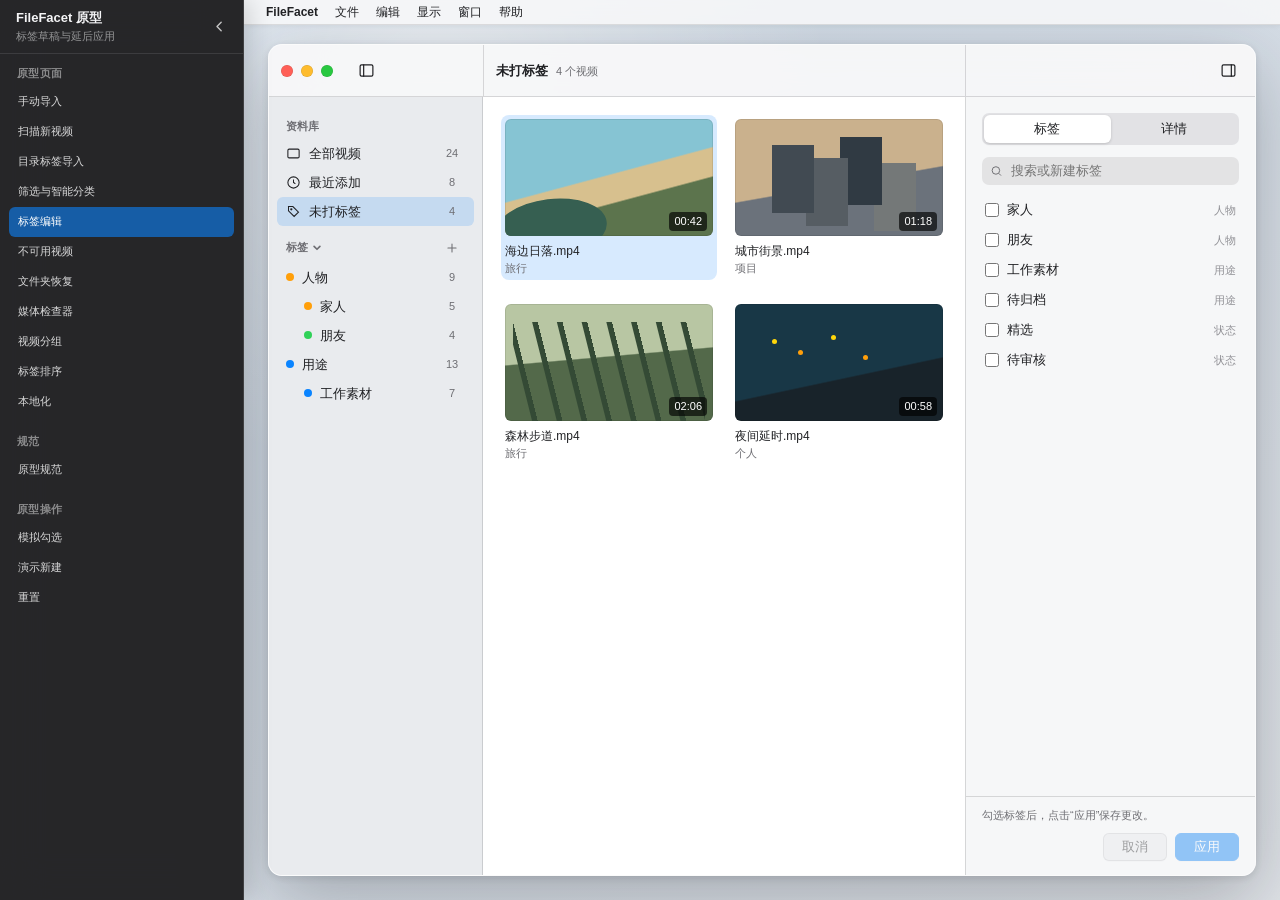
<file: docs/prototypes/deferred-tag-editing/index.html>
<!doctype html>
<html lang="zh-CN">
<head>
  <meta charset="utf-8">
  <meta name="viewport" content="width=device-width, initial-scale=1">
  <title>FileFacet · 标签草稿操作原型</title>
  <style>
    :root {
      color-scheme: light dark;
      --desktop: #dfe3e8;
      --window: rgba(247, 247, 248, .96);
      --sidebar: rgba(232, 234, 237, .92);
      --canvas: #fff;
      --inspector: #f6f7f8;
      --line: rgba(60, 60, 67, .18);
      --text: #202124;
      --secondary: #6e6e73;
      --tertiary: #929297;
      --accent: #087ff5;
      --selection: rgba(8, 127, 245, .16);
      --button: rgba(118, 118, 128, .12);
      --shadow: 0 24px 74px rgba(24, 29, 36, .28), 0 2px 8px rgba(24, 29, 36, .12);
      font-family: -apple-system, BlinkMacSystemFont, "SF Pro Text", "Helvetica Neue", sans-serif;
    }

    @media (prefers-color-scheme: dark) {
      :root {
        --desktop: #16181c;
        --window: rgba(43, 43, 45, .97);
        --sidebar: rgba(37, 37, 39, .96);
        --canvas: #1f1f21;
        --inspector: #262628;
        --line: rgba(235, 235, 245, .14);
        --text: #f2f2f7;
        --secondary: #aeaeb2;
        --tertiary: #85858a;
        --selection: rgba(8, 127, 245, .28);
        --button: rgba(235, 235, 245, .1);
        --shadow: 0 28px 80px rgba(0, 0, 0, .56), 0 2px 8px rgba(0, 0, 0, .32);
      }
    }

    * { box-sizing: border-box; }
    [hidden] { display: none !important; }
    html, body { width: 100%; height: 100%; margin: 0; overflow: hidden; }
    body { color: var(--text); background: var(--desktop); font: 13px/1.35 -apple-system, BlinkMacSystemFont, "SF Pro Text", sans-serif; }
    button, input, select { font: inherit; }
    button { color: inherit; cursor: default; }

    .desktop {
      height: 100%;
      padding: 38px 24px 58px;
      background:
        radial-gradient(circle at 18% 10%, rgba(255,255,255,.6), transparent 34%),
        linear-gradient(145deg, rgba(187, 205, 224, .56), rgba(226, 228, 232, .24));
    }

    .window {
      position: relative;
      display: grid;
      grid-template-columns: 214px minmax(480px, 1fr) 290px;
      grid-template-rows: 52px minmax(0, 1fr);
      width: 100%; height: 100%; min-width: 940px;
      overflow: hidden;
      border: 1px solid rgba(255,255,255,.52);
      border-radius: 14px;
      background: var(--window);
      box-shadow: var(--shadow);
      backdrop-filter: blur(28px) saturate(1.35);
    }

    .titlebar {
      grid-column: 1 / 4;
      display: grid;
      grid-template-columns: 214px minmax(480px, 1fr) 290px;
      border-bottom: 1px solid var(--line);
    }

    .title-section { display: flex; min-width: 0; align-items: center; padding: 0 12px; }
    .title-section + .title-section { border-left: 1px solid var(--line); }
    .traffic { display: flex; gap: 8px; margin-right: 18px; }
    .traffic i { width: 12px; height: 12px; border-radius: 50%; box-shadow: inset 0 0 0 .5px rgba(0,0,0,.15); }
    .traffic i:nth-child(1) { background: #ff5f57; }
    .traffic i:nth-child(2) { background: #febc2e; }
    .traffic i:nth-child(3) { background: #28c840; }
    .icon-button { display: grid; width: 30px; height: 28px; padding: 0; place-items: center; border: 0; border-radius: 6px; background: transparent; }
    .icon-button:hover { background: var(--button); }
    .icon-button svg { width: 17px; height: 17px; fill: none; stroke: currentColor; stroke-width: 1.7; stroke-linecap: round; stroke-linejoin: round; }
    .title-copy { display: flex; min-width: 0; align-items: baseline; gap: 8px; }
    .title-copy strong { overflow: hidden; font-size: 13px; text-overflow: ellipsis; white-space: nowrap; }
    .title-copy span { color: var(--secondary); font-size: 11px; white-space: nowrap; }

    .sidebar { display: flex; min-height: 0; flex-direction: column; border-right: 1px solid var(--line); background: var(--sidebar); }
    .sidebar-scroll { flex: 1; overflow: auto; padding: 10px 8px; }
    .section-label { padding: 12px 9px 5px; color: var(--secondary); font-size: 11px; font-weight: 600; }
    .sidebar-section-header { display: flex; height: 30px; align-items: center; margin-top: 7px; padding: 0 9px; color: var(--secondary); }
    .section-toggle { display: flex; min-width: 0; height: 100%; flex: 1; align-items: center; gap: 4px; padding: 0; border: 0; background: transparent; color: inherit; font-size: 11px; font-weight: 600; text-align: left; }
    .section-toggle svg { width: 10px; height: 10px; fill: none; stroke: currentColor; stroke-width: 2; stroke-linecap: round; stroke-linejoin: round; transition: transform .14s ease; }
    .section-toggle[aria-expanded="false"] svg { transform: rotate(-90deg); }
    .section-action { display: grid; width: 26px; height: 24px; padding: 0; place-items: center; border: 0; border-radius: 5px; background: transparent; color: var(--secondary); }
    .section-action:hover { background: var(--button); color: var(--text); }
    .section-action svg { width: 14px; height: 14px; fill: none; stroke: currentColor; stroke-width: 1.8; stroke-linecap: round; }
    .sidebar-tag-tree { display: block; }
    .nav-row { display: flex; height: 29px; align-items: center; gap: 8px; padding: 0 9px; border-radius: 6px; }
    .nav-row.selected { background: var(--selection); }
    .nav-row svg { width: 15px; height: 15px; fill: none; stroke: currentColor; stroke-width: 1.7; }
    .nav-row .name { flex: 1; }
    .nav-row .count { width: 26px; color: var(--secondary); font-size: 11px; text-align: center; }
    .nav-row.indent { padding-left: 27px; }
    .inline-tag-row { background: var(--button); }
    .inline-tag-row input { min-width: 0; height: 21px; flex: 1; padding: 0 4px; border: 1px solid var(--accent); border-radius: 4px; outline: 0; background: var(--canvas); color: var(--text); box-shadow: 0 0 0 2px color-mix(in srgb, var(--accent) 18%, transparent); }
    .dot { width: 8px; height: 8px; border-radius: 50%; background: #ff9f0a; }
    .dot.blue { background: #0a84ff; }
    .dot.green { background: #30d158; }

    .content { min-width: 0; min-height: 0; overflow: auto; padding: 18px; background: var(--canvas); }
    .video-grid { display: grid; grid-template-columns: repeat(auto-fill, minmax(150px, 1fr)); gap: 20px 14px; align-content: start; }
    .video-card { min-width: 0; padding: 4px; border-radius: 8px; transition: opacity .22s ease, transform .22s ease, background .12s ease; }
    .video-card:hover { background: var(--button); }
    .video-card.selected { background: var(--selection); }
    .video-card.removing { opacity: 0; transform: scale(.96); }
    .thumb { position: relative; aspect-ratio: 16 / 9; overflow: hidden; border-radius: 6px; box-shadow: inset 0 0 0 1px rgba(0,0,0,.09); }
    .thumb::before { content: ""; position: absolute; }
    .thumb.coast { background: linear-gradient(165deg, #86c4d3 0 48%, #d7c08e 49% 65%, #5c744d 66%); }
    .thumb.coast::before { width: 54%; height: 50%; left: -5%; bottom: -18%; border-radius: 50%; background: #365f51; transform: rotate(-7deg); }
    .thumb.city { background: linear-gradient(170deg, #cab18d 0 54%, #6b727b 55%); }
    .thumb.city::before { width: 20%; height: 58%; left: 18%; bottom: 20%; background: #414a52; box-shadow: 34px 13px 0 #565d63, 68px -8px 0 #303a43, 102px 18px 0 #747878; }
    .thumb.forest { background: linear-gradient(175deg, #b8c6a3 0 45%, #53694a 46%); }
    .thumb.forest::before { inset: 15% 4% 0; background: repeating-linear-gradient(76deg, transparent 0 18px, #344a35 19px 24px); }
    .thumb.night { background: linear-gradient(168deg, #183746 0 60%, #18232a 61%); }
    .thumb.night::before { width: 5px; height: 5px; left: 18%; top: 30%; border-radius: 50%; background: #ffd60a; box-shadow: 26px 11px 0 #ff9f0a, 59px -4px 0 #ffd60a, 91px 16px 0 #ff9f0a; }
    .duration { position: absolute; right: 6px; bottom: 5px; padding: 2px 5px; border-radius: 4px; color: #fff; background: rgba(0,0,0,.66); font-size: var(--prototype-caption-font-size); }
    .filename { margin-top: 7px; overflow: hidden; font-size: 12px; font-weight: 500; text-overflow: ellipsis; white-space: nowrap; }
    .meta { margin-top: 2px; color: var(--secondary); font-size: var(--prototype-caption-font-size); }
    .empty { margin: 24vh auto 0; color: var(--secondary); text-align: center; }
    .empty strong { display: block; margin-bottom: 5px; color: var(--text); font-size: 16px; }

    .inspector { display: flex; min-width: 0; min-height: 0; flex-direction: column; border-left: 1px solid var(--line); background: var(--inspector); }
    .segmented { display: grid; grid-template-columns: 1fr 1fr; margin: 16px 16px 12px; padding: 2px; border-radius: 7px; background: rgba(118,118,128,.16); }
    .segment { height: 28px; border: 0; border-radius: 6px; background: transparent; font-weight: 550; }
    .segment.selected { background: var(--canvas); box-shadow: 0 1px 3px rgba(0,0,0,.16); }
    .tag-search-header { position: relative; z-index: 5; padding: 0 16px 10px; }
    .inspector-scroll { flex: 1; min-height: 0; overflow: auto; padding: 0 16px 14px; }
    .search { display: flex; height: 28px; align-items: center; gap: 6px; padding: 0 8px; border-radius: 7px; background: color-mix(in srgb, var(--inspector) 78%, var(--text) 9%); color: var(--secondary); }
    .search svg { width: 14px; height: 14px; fill: none; stroke: currentColor; stroke-width: 1.8; }
    .search input { width: 100%; min-width: 0; border: 0; outline: 0; color: var(--text); background: transparent; }
    .tag-row { display: flex; min-height: 30px; align-items: center; gap: 8px; padding: 2px 3px; border-radius: 5px; }
    .tag-row:hover { background: var(--button); }
    .tag-row input { width: 14px; height: 14px; margin: 0; accent-color: var(--accent); }
    .tag-name { flex: 1; }
    .tag-path { color: var(--tertiary); font-size: var(--prototype-caption-font-size); }
    .create-row { width: 100%; min-height: 34px; justify-content: flex-start; border: 0; background: transparent; text-align: left; }
    .create-row svg { width: 15px; height: 15px; fill: none; stroke: var(--accent); stroke-width: 1.8; stroke-linecap: round; }
    .create-row .tag-name { color: var(--accent); }
    .pending-badge { padding: 2px 5px; border-radius: 4px; color: var(--accent); background: color-mix(in srgb, var(--accent) 12%, transparent); font-size: var(--prototype-caption-font-size); font-weight: 600; }
    .remove-pending { display: grid; width: 22px; height: 22px; padding: 0; place-items: center; border: 0; border-radius: 5px; background: transparent; color: var(--secondary); }
    .remove-pending:hover { background: var(--button); color: var(--text); }
    .remove-pending svg { width: 13px; height: 13px; fill: none; stroke: currentColor; stroke-width: 1.8; stroke-linecap: round; }
    .create-popover { position: absolute; z-index: 12; top: 36px; right: 16px; left: 16px; padding: 13px; border: 1px solid var(--line); border-radius: 9px; background: var(--window); box-shadow: 0 14px 36px rgba(0,0,0,.24), 0 2px 6px rgba(0,0,0,.12); }
    .popover-title { margin-bottom: 11px; font-size: 12px; font-weight: 600; }
    .form-row { display: grid; grid-template-columns: 48px minmax(0, 1fr); align-items: center; gap: 8px; margin: 8px 0; color: var(--secondary); font-size: 11px; }
    .form-row input, .form-row select { width: 100%; min-width: 0; height: 26px; padding: 0 7px; border: 1px solid var(--line); border-radius: 5px; outline: 0; background: var(--canvas); color: var(--text); }
    .form-row input:focus, .form-row select:focus { border-color: var(--accent); box-shadow: 0 0 0 2px color-mix(in srgb, var(--accent) 22%, transparent); }
    .popover-note { margin: 9px 0 11px; color: var(--secondary); font-size: var(--prototype-caption-font-size); line-height: 1.45; }
    .popover-actions { display: flex; justify-content: flex-end; gap: 7px; }
    .details { padding-top: 2px; }
    .detail-group { margin-bottom: 18px; }
    .detail-title { margin-bottom: 7px; color: var(--secondary); font-size: 11px; font-weight: 600; }
    .detail-row { display: grid; grid-template-columns: 68px minmax(0, 1fr); gap: 8px; margin: 7px 0; font-size: 11px; }
    .detail-row span:first-child { color: var(--secondary); }
    .detail-row span:last-child { overflow: hidden; text-overflow: ellipsis; white-space: nowrap; }

    .action-area { padding: 11px 16px 14px; border-top: 1px solid var(--line); background: var(--inspector); }
    .draft-status { min-height: 17px; margin-bottom: 8px; color: var(--secondary); font-size: 11px; }
    .draft-status.dirty { color: var(--text); }
    .action-row { display: flex; justify-content: flex-end; gap: 8px; }
    .button { min-width: 64px; height: 28px; padding: 0 12px; border: 1px solid var(--line); border-radius: 6px; background: var(--button); box-shadow: 0 1px 1px rgba(0,0,0,.04); }
    .button.primary { color: #fff; border-color: var(--accent); background: var(--accent); }
    .button:disabled { opacity: .42; }

    .toast { position: absolute; z-index: 30; left: 50%; bottom: 18px; padding: 8px 13px; transform: translate(-50%, 10px); border-radius: 8px; background: rgba(35,35,37,.9); color: #fff; box-shadow: 0 8px 24px rgba(0,0,0,.24); opacity: 0; pointer-events: none; transition: opacity .18s ease, transform .18s ease; }
    .toast.visible { opacity: 1; transform: translate(-50%, 0); }
    .backdrop { position: absolute; z-index: 40; inset: 0; display: grid; place-items: center; background: rgba(20,20,22,.26); backdrop-filter: blur(2px); }
    .sheet { width: 420px; max-width: 80%; padding: 20px; border: 1px solid rgba(255,255,255,.42); border-radius: 12px; background: var(--window); box-shadow: 0 22px 56px rgba(0,0,0,.34); text-align: center; }
    .sheet h2 { margin: 0; font-size: 15px; }
    .sheet p { margin: 7px 0 18px; color: var(--secondary); font-size: 12px; }
    .sheet-actions { display: flex; justify-content: center; gap: 8px; }

  </style>
  <link rel="stylesheet" href="../prototype-shell.css">
</head>
<body data-prototype-page="deferred-tag-editing" data-prototype-subtitle="标签草稿与延后应用">
  <template id="prototypePageActions">
      <section class="prototype-group" aria-labelledby="prototypeActionsTitle">
        <div class="prototype-group-title" id="prototypeActionsTitle">原型操作</div>
        <button class="prototype-action" id="makeDraft">模拟勾选</button>
        <button class="prototype-action" id="tryNewTag">演示新建</button>
        <button class="prototype-action" id="resetDemo">重置</button>
      </section>
  </template>

  <main class="desktop prototype-content prototype-app-surface">
    <section class="window" aria-label="标签草稿操作原型">
      <header class="titlebar">
        <div class="title-section">
          <div class="traffic" aria-hidden="true"><i></i><i></i><i></i></div>
          <button class="icon-button" title="隐藏侧边栏" aria-label="隐藏侧边栏">
            <svg viewBox="0 0 24 24"><rect x="3" y="4" width="18" height="16" rx="2"></rect><path d="M8 4v16"></path></svg>
          </button>
        </div>
        <div class="title-section"><div class="title-copy"><strong>未打标签</strong><span id="titleCount">4 个视频</span></div></div>
        <div class="title-section" style="justify-content:flex-end">
          <button class="icon-button" title="隐藏详情" aria-label="隐藏详情">
            <svg viewBox="0 0 24 24"><rect x="3" y="4" width="18" height="16" rx="2"></rect><path d="M16 4v16"></path></svg>
          </button>
        </div>
      </header>

      <aside class="sidebar">
        <div class="sidebar-scroll">
          <div class="section-label">资料库</div>
          <div class="nav-row"><svg viewBox="0 0 24 24"><rect x="3" y="5" width="18" height="14" rx="2"></rect></svg><span class="name">全部视频</span><span class="count">24</span></div>
          <div class="nav-row"><svg viewBox="0 0 24 24"><circle cx="12" cy="12" r="9"></circle><path d="M12 7v5l3 2"></path></svg><span class="name">最近添加</span><span class="count">8</span></div>
          <div class="nav-row selected"><svg viewBox="0 0 24 24"><path d="M20 13 13 20 4 11V4h7z"></path><circle cx="8.5" cy="8.5" r="1"></circle></svg><span class="name">未打标签</span><span class="count" id="untaggedCount">4</span></div>
          <div class="sidebar-section-header">
            <button class="section-toggle" id="tagSectionToggle" type="button" aria-expanded="true" aria-controls="sidebarTagTree">
              <span>标签</span>
              <svg viewBox="0 0 12 12" aria-hidden="true"><path d="m2.5 4 3.5 3.5L9.5 4"></path></svg>
            </button>
            <button class="section-action" id="sidebarAddTag" type="button" title="新建标签" aria-label="新建标签">
              <svg viewBox="0 0 24 24" aria-hidden="true"><path d="M12 5v14M5 12h14"></path></svg>
            </button>
          </div>
          <div class="sidebar-tag-tree" id="sidebarTagTree">
            <div class="nav-row"><span class="dot"></span><span class="name">人物</span><span class="count">9</span></div>
            <div class="nav-row indent"><span class="dot"></span><span class="name">家人</span><span class="count">5</span></div>
            <div class="nav-row indent"><span class="dot green"></span><span class="name">朋友</span><span class="count">4</span></div>
            <div class="nav-row"><span class="dot blue"></span><span class="name">用途</span><span class="count">13</span></div>
            <div class="nav-row indent"><span class="dot blue"></span><span class="name">工作素材</span><span class="count">7</span></div>
          </div>
        </div>
      </aside>

      <section class="content">
        <div class="video-grid" id="videoGrid"></div>
        <div class="empty" id="emptyState" hidden><strong>所有视频都已有标签</strong>“未打标签”中暂时没有视频。</div>
      </section>

      <aside class="inspector">
        <div class="segmented" role="tablist">
          <button class="segment selected" data-tab="tags" role="tab">标签</button>
          <button class="segment" data-tab="details" role="tab">详情</button>
        </div>
        <div class="tag-search-header" id="tagSearchHeader">
          <label class="search">
            <svg viewBox="0 0 24 24"><circle cx="11" cy="11" r="7"></circle><path d="m16.5 16.5 4 4"></path></svg>
            <input id="tagSearch" type="search" placeholder="搜索或新建标签" aria-label="搜索或新建标签">
          </label>
          <div class="create-popover" id="createPopover" hidden>
            <div class="popover-title">新建标签</div>
            <label class="form-row"><span>名称</span><input id="newTagName" maxlength="40"></label>
            <label class="form-row"><span>父标签</span><select id="newTagParent"><option value="顶级">顶级（无父标签）</option><option value="人物">人物</option><option value="用途">用途</option><option value="状态">状态</option></select></label>
            <div class="popover-note">新标签将加入当前草稿。点击“应用”后创建标签并添加到当前视频。</div>
            <div class="popover-actions"><button class="button" id="cancelCreateTag">取消</button><button class="button primary" id="stageCreateTag">加入草稿</button></div>
          </div>
        </div>
        <div class="inspector-scroll">
          <div id="tagsPanel">
            <div id="tagList"></div>
          </div>
          <div class="details" id="detailsPanel" hidden>
            <div class="detail-group"><div class="detail-title">文件</div><div class="detail-row"><span>文件名</span><span id="detailName"></span></div><div class="detail-row"><span>格式</span><span>MP4</span></div><div class="detail-row"><span>大小</span><span>186.2 MB</span></div></div>
            <div class="detail-group"><div class="detail-title">视频</div><div class="detail-row"><span>时长</span><span id="detailDuration"></span></div><div class="detail-row"><span>分辨率</span><span>1920 × 1080</span></div></div>
          </div>
        </div>
        <footer class="action-area" id="actionArea">
          <div class="draft-status" id="draftStatus">勾选标签后，点击“应用”保存更改。</div>
          <div class="action-row"><button class="button" id="discardButton" disabled>取消</button><button class="button primary" id="applyButton" disabled>应用</button></div>
        </footer>
      </aside>

      <div class="toast" id="toast" role="status"></div>
      <div class="backdrop" id="switchSheet" hidden>
        <div class="sheet" role="dialog" aria-modal="true" aria-labelledby="sheetTitle">
          <h2 id="sheetTitle">应用标签更改？</h2>
          <p>当前视频的标签还有未应用的修改。</p>
          <div class="sheet-actions"><button class="button" id="sheetDiscard">放弃更改</button><button class="button" id="sheetCancel">取消</button><button class="button primary" id="sheetApply">应用</button></div>
        </div>
      </div>
    </section>
  </main>

  <script src="../prototype-shell.js"></script>
  <script>
    const initialVideos = [
      { id: 1, name: "海边日落.mp4", duration: "00:42", place: "旅行", style: "coast" },
      { id: 2, name: "城市街景.mp4", duration: "01:18", place: "项目", style: "city" },
      { id: 3, name: "森林步道.mp4", duration: "02:06", place: "旅行", style: "forest" },
      { id: 4, name: "夜间延时.mp4", duration: "00:58", place: "个人", style: "night" }
    ];
    const initialTags = [
      { id: "family", name: "家人", path: "人物" },
      { id: "friends", name: "朋友", path: "人物" },
      { id: "work", name: "工作素材", path: "用途" },
      { id: "archive", name: "待归档", path: "用途" },
      { id: "favorite", name: "精选", path: "状态" },
      { id: "review", name: "待审核", path: "状态" }
    ];

    let videos = initialVideos.map(video => ({ ...video }));
    let tags = initialTags.map(tag => ({ ...tag }));
    let selectedID = 1;
    let savedTags = new Set();
    let draftTags = new Set();
    let draftNewTags = [];
    let nextNewTagID = 1;
    let nextGlobalTagIDStart = 1;
    let nextGlobalTagID = { value: nextGlobalTagIDStart };
    let pendingSelectionID = null;

    const grid = document.getElementById("videoGrid");
    const tagList = document.getElementById("tagList");
    const tagSearch = document.getElementById("tagSearch");
    const applyButton = document.getElementById("applyButton");
    const discardButton = document.getElementById("discardButton");
    const draftStatus = document.getElementById("draftStatus");
    const switchSheet = document.getElementById("switchSheet");
    const toast = document.getElementById("toast");
    const tagSearchHeader = document.getElementById("tagSearchHeader");
    const createPopover = document.getElementById("createPopover");
    const newTagName = document.getElementById("newTagName");
    const newTagParent = document.getElementById("newTagParent");
    const tagSectionToggle = document.getElementById("tagSectionToggle");
    const sidebarTagTree = document.getElementById("sidebarTagTree");
    const sidebarAddTag = document.getElementById("sidebarAddTag");
    const sidebarTagTreeInitialHTML = sidebarTagTree.innerHTML;

    function isDirty() {
      return draftNewTags.length > 0 || savedTags.size !== draftTags.size || [...savedTags].some(id => !draftTags.has(id));
    }

    function escapeHTML(value) {
      return value.replace(/[&<>'"]/g, character => ({ "&": "&amp;", "<": "&lt;", ">": "&gt;", "'": "&#39;", "\"": "&quot;" })[character]);
    }

    function renderVideos() {
      grid.innerHTML = "";
      videos.forEach(video => {
        const card = document.createElement("article");
        card.className = `video-card${video.id === selectedID ? " selected" : ""}`;
        card.dataset.id = video.id;
        card.innerHTML = `<div class="thumb ${video.style}"><span class="duration">${video.duration}</span></div><div class="filename">${video.name}</div><div class="meta">${video.place}</div>`;
        card.addEventListener("click", () => requestSelection(video.id));
        grid.appendChild(card);
      });
      document.getElementById("emptyState").hidden = videos.length > 0;
      document.getElementById("titleCount").textContent = `${videos.length} 个视频`;
      document.getElementById("untaggedCount").textContent = String(videos.length);
      const selected = videos.find(video => video.id === selectedID);
      if (selected) {
        document.getElementById("detailName").textContent = selected.name;
        document.getElementById("detailDuration").textContent = selected.duration;
      }
    }

    function renderTags() {
      const query = tagSearch.value.trim().toLocaleLowerCase();
      tagList.innerHTML = "";
      const allTags = [...draftNewTags, ...tags];
      const exactMatch = allTags.some(tag => tag.name.toLocaleLowerCase() === query);
      if (query && !exactMatch) {
        const createRow = document.createElement("button");
        createRow.className = "tag-row create-row";
        createRow.innerHTML = `<svg viewBox="0 0 24 24"><path d="M12 5v14M5 12h14"></path></svg><span class="tag-name">新建“${escapeHTML(tagSearch.value.trim())}”</span>`;
        createRow.addEventListener("click", () => openCreatePopover(tagSearch.value.trim()));
        tagList.appendChild(createRow);
      }
      allTags.filter(tag => tag.name.toLocaleLowerCase().includes(query)).forEach(tag => {
        const isPending = draftNewTags.some(item => item.id === tag.id);
        const row = document.createElement(isPending ? "div" : "label");
        row.className = "tag-row";
        row.innerHTML = `<input type="checkbox" ${draftTags.has(tag.id) ? "checked" : ""} ${isPending ? "disabled" : ""}><span class="tag-name">${escapeHTML(tag.name)}</span><span class="tag-path">${escapeHTML(tag.path)}</span>${isPending ? '<span class="pending-badge">待新建</span><button class="remove-pending" type="button" title="移除待新建标签" aria-label="移除待新建标签"><svg viewBox="0 0 24 24"><path d="m7 7 10 10M17 7 7 17"></path></svg></button>' : ""}`;
        if (isPending) {
          row.querySelector(".remove-pending").addEventListener("click", event => {
            event.preventDefault();
            removePendingTag(tag.id);
          });
        } else {
          row.querySelector("input").addEventListener("change", event => {
            event.target.checked ? draftTags.add(tag.id) : draftTags.delete(tag.id);
            updateDraftState();
          });
        }
        tagList.appendChild(row);
      });
    }

    function openCreatePopover(suggestedName = "") {
      newTagName.value = suggestedName;
      newTagParent.value = "顶级";
      createPopover.hidden = false;
      requestAnimationFrame(() => newTagName.select());
    }

    function closeCreatePopover() {
      createPopover.hidden = true;
    }

    function stageNewTag() {
      const name = newTagName.value.trim();
      if (!name) {
        newTagName.focus();
        return;
      }
      const parent = newTagParent.value;
      const duplicate = [...tags, ...draftNewTags].some(tag =>
        tag.path === parent && tag.name.toLocaleLowerCase() === name.toLocaleLowerCase()
      );
      if (duplicate) {
        showToast(`“${name}”已经存在`);
        newTagName.select();
        return;
      }
      const tag = { id: `draft-new-${nextNewTagID++}`, name, path: parent };
      draftNewTags.push(tag);
      draftTags.add(tag.id);
      tagSearch.value = "";
      closeCreatePopover();
      renderTags();
      updateDraftState();
    }

    function removePendingTag(id) {
      draftNewTags = draftNewTags.filter(tag => tag.id !== id);
      draftTags.delete(id);
      renderTags();
      updateDraftState();
    }

    function updateDraftState() {
      const dirty = isDirty();
      applyButton.disabled = !dirty;
      discardButton.disabled = !dirty;
      draftStatus.classList.toggle("dirty", dirty);
      if (!dirty) {
        draftStatus.textContent = "勾选标签后，点击“应用”保存更改。";
        return;
      }
      const created = draftNewTags.length;
      const added = [...draftTags].filter(id => !savedTags.has(id)).length;
      const removed = [...savedTags].filter(id => !draftTags.has(id)).length;
      const parts = [];
      if (created) parts.push(`新建 ${created} 个标签`);
      if (added) parts.push(`添加 ${added} 个标签`);
      if (removed) parts.push(`移除 ${removed} 个标签`);
      draftStatus.textContent = `${parts.join("，")}，尚未应用。`;
    }

    function discardDraft() {
      draftNewTags = [];
      draftTags = new Set(savedTags);
      closeCreatePopover();
      renderTags();
      updateDraftState();
    }

    function applyDraft(afterApply) {
      if (!isDirty()) { afterApply?.(); return; }
      const selected = videos.find(video => video.id === selectedID);
      tags.push(...draftNewTags.map(tag => ({ ...tag })));
      draftNewTags = [];
      savedTags = new Set(draftTags);
      renderTags();
      updateDraftState();
      if (savedTags.size > 0 && selected) {
        const card = grid.querySelector(`[data-id="${selectedID}"]`);
        card?.classList.add("removing");
        setTimeout(() => {
          videos = videos.filter(video => video.id !== selectedID);
          selectedID = videos[0]?.id ?? null;
          savedTags = new Set();
          draftTags = new Set();
          draftNewTags = [];
          renderVideos();
          renderTags();
          updateDraftState();
          showToast(`已应用标签，“${selected.name}”已移出“未打标签”`);
          afterApply?.();
        }, 260);
      } else {
        showToast("标签更改已应用");
        afterApply?.();
      }
    }

    function requestSelection(id) {
      if (id === selectedID) return;
      if (isDirty()) {
        pendingSelectionID = id;
        switchSheet.hidden = false;
        return;
      }
      selectVideo(id);
    }

    function selectVideo(id) {
      selectedID = id;
      savedTags = new Set();
      draftTags = new Set();
      draftNewTags = [];
      closeCreatePopover();
      renderVideos();
      renderTags();
      updateDraftState();
    }

    function showToast(message) {
      toast.textContent = message;
      toast.classList.add("visible");
      clearTimeout(showToast.timer);
      showToast.timer = setTimeout(() => toast.classList.remove("visible"), 2600);
    }

    function setTagSectionExpanded(expanded) {
      tagSectionToggle.setAttribute("aria-expanded", String(expanded));
      sidebarTagTree.hidden = !expanded;
    }

    function cancelSidebarTagCreation() {
      sidebarTagTree.querySelector(".inline-tag-row")?.remove();
    }

    function commitSidebarTagCreation() {
      const row = sidebarTagTree.querySelector(".inline-tag-row");
      const input = row?.querySelector("input");
      const name = input?.value.trim() ?? "";
      if (!row || !input) return;
      if (!name) {
        row.remove();
        return;
      }

      const normalizedName = name.toLocaleLowerCase();
      const existingTopLevelNames = Array.from(sidebarTagTree.children)
        .filter(item => item !== row && item.classList.contains("nav-row") && !item.classList.contains("indent"))
        .map(item => item.querySelector(".name")?.textContent.trim().toLocaleLowerCase());
      const duplicate = existingTopLevelNames.includes(normalizedName)
        || tags.some(tag => tag.path === "顶级" && tag.name.toLocaleLowerCase() === normalizedName);
      if (duplicate) {
        showToast(`“${name}”已经存在`);
        requestAnimationFrame(() => input.select());
        return;
      }

      const tag = { id: `global-${nextGlobalTagID.value++}`, name, path: "顶级" };
      tags.push(tag);
      row.className = "nav-row";
      row.innerHTML = `<span class="dot blue"></span><span class="name">${escapeHTML(name)}</span><span class="count">0</span>`;
      renderTags();
      showToast(`已新建标签“${name}”`);
    }

    function beginSidebarTagCreation() {
      setTagSectionExpanded(true);
      closeCreatePopover();
      const existingInput = sidebarTagTree.querySelector(".inline-tag-row input");
      if (existingInput) {
        existingInput.focus();
        existingInput.select();
        return;
      }

      const row = document.createElement("div");
      row.className = "nav-row inline-tag-row";
      row.innerHTML = '<span class="dot blue"></span><input type="text" aria-label="新标签名称" placeholder="新标签">';
      sidebarTagTree.prepend(row);
      const input = row.querySelector("input");
      input.addEventListener("keydown", event => {
        if (event.key === "Enter") {
          event.preventDefault();
          commitSidebarTagCreation();
        }
        if (event.key === "Escape") {
          event.preventDefault();
          cancelSidebarTagCreation();
        }
      });
      input.addEventListener("blur", commitSidebarTagCreation);
      input.focus();
    }

    document.querySelectorAll(".segment").forEach(button => button.addEventListener("click", () => {
      document.querySelectorAll(".segment").forEach(item => item.classList.toggle("selected", item === button));
      const tagsSelected = button.dataset.tab === "tags";
      tagSearchHeader.hidden = !tagsSelected;
      if (!tagsSelected) closeCreatePopover();
      document.getElementById("tagsPanel").hidden = !tagsSelected;
      document.getElementById("detailsPanel").hidden = tagsSelected;
      document.getElementById("actionArea").hidden = !tagsSelected;
    }));

    tagSectionToggle.addEventListener("click", () => {
      setTagSectionExpanded(tagSectionToggle.getAttribute("aria-expanded") !== "true");
    });
    sidebarAddTag.addEventListener("click", beginSidebarTagCreation);

    tagSearch.addEventListener("input", renderTags);
    document.getElementById("cancelCreateTag").addEventListener("click", closeCreatePopover);
    document.getElementById("stageCreateTag").addEventListener("click", stageNewTag);
    newTagName.addEventListener("keydown", event => {
      if (event.key === "Enter") stageNewTag();
      if (event.key === "Escape") closeCreatePopover();
    });
    applyButton.addEventListener("click", () => applyDraft());
    discardButton.addEventListener("click", discardDraft);
    document.getElementById("sheetCancel").addEventListener("click", () => { pendingSelectionID = null; switchSheet.hidden = true; });
    document.getElementById("sheetDiscard").addEventListener("click", () => { const id = pendingSelectionID; switchSheet.hidden = true; pendingSelectionID = null; discardDraft(); if (id) selectVideo(id); });
    document.getElementById("sheetApply").addEventListener("click", () => { const id = pendingSelectionID; switchSheet.hidden = true; pendingSelectionID = null; applyDraft(() => { if (id && videos.some(video => video.id === id)) selectVideo(id); }); });
    document.getElementById("makeDraft").addEventListener("click", () => { draftTags.add("work"); renderTags(); updateDraftState(); });
    document.getElementById("tryNewTag").addEventListener("click", () => { tagSearch.value = "客户案例"; renderTags(); tagSearch.focus(); });
    document.getElementById("resetDemo").addEventListener("click", () => { videos = initialVideos.map(video => ({ ...video })); tags = initialTags.map(tag => ({ ...tag })); selectedID = 1; savedTags = new Set(); draftTags = new Set(); draftNewTags = []; nextNewTagID = 1; nextGlobalTagID.value = nextGlobalTagIDStart; tagSearch.value = ""; switchSheet.hidden = true; sidebarTagTree.innerHTML = sidebarTagTreeInitialHTML; setTagSectionExpanded(true); closeCreatePopover(); renderVideos(); renderTags(); updateDraftState(); });
    document.addEventListener("keydown", event => {
      if (event.key.toLocaleLowerCase() === "n" && event.metaKey && event.shiftKey) {
        event.preventDefault();
        beginSidebarTagCreation();
        return;
      }
      if (event.key === "Escape" && !createPopover.hidden) {
        closeCreatePopover();
        return;
      }
      if (event.key === "Escape" && isDirty()) discardDraft();
      if (event.key === "Enter" && event.metaKey && isDirty()) applyDraft();
    });

    renderVideos();
    renderTags();
    updateDraftState();
  </script>
</body>
</html>
</file>
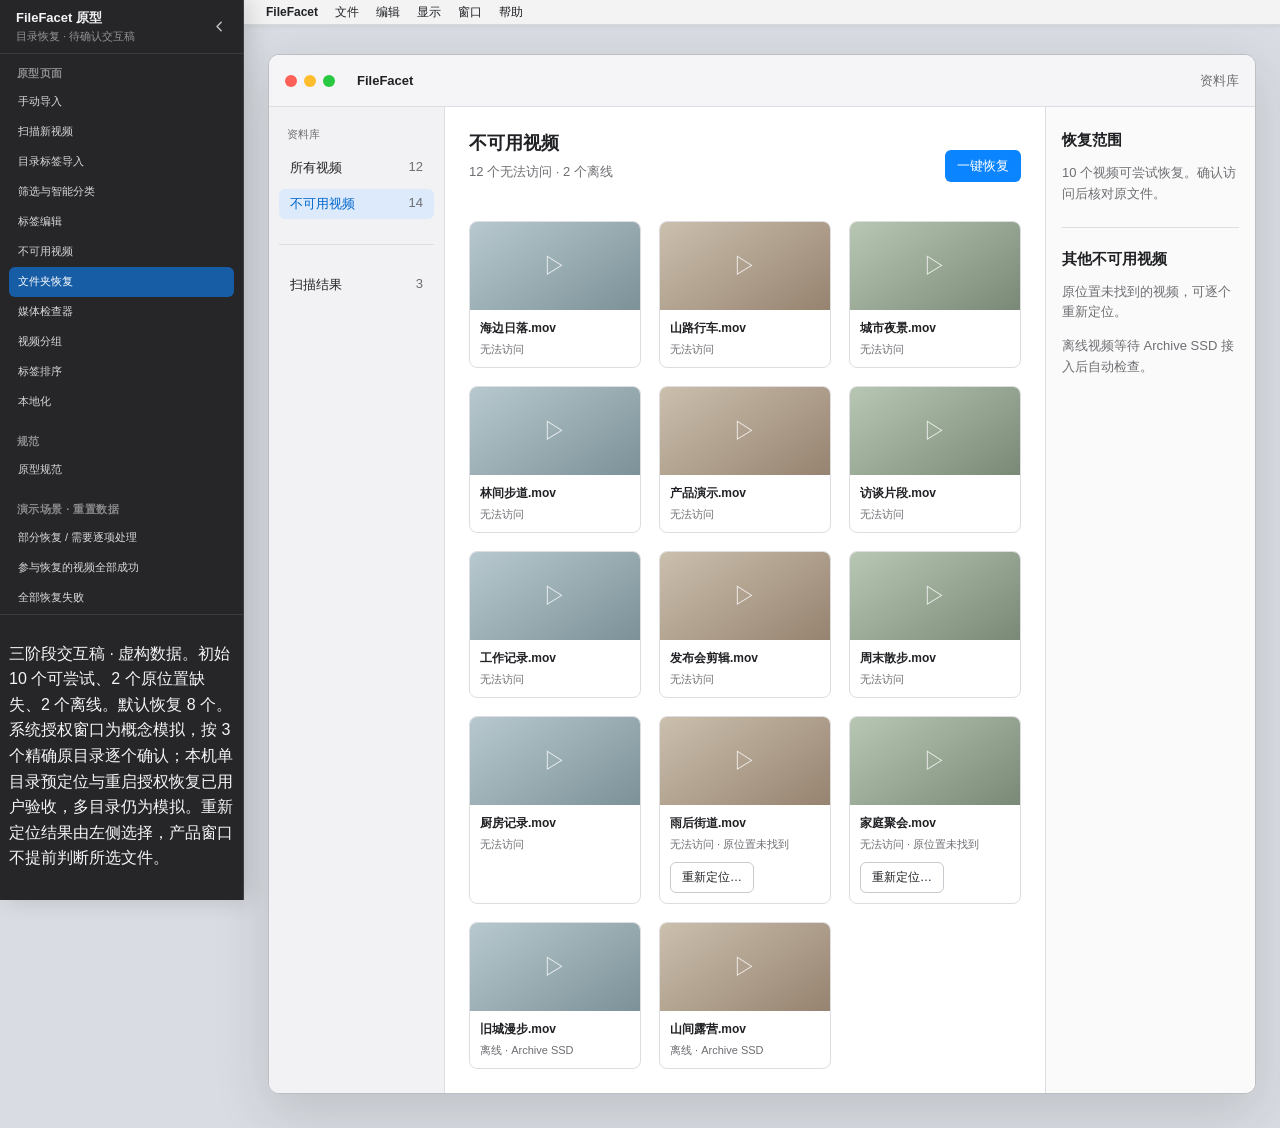
<file: docs/prototypes/folder-access-recovery/index.html>
<!doctype html>
<html lang="zh-CN">
<head>
<meta charset="utf-8"><meta name="viewport" content="width=device-width,initial-scale=1">
<title>FileFacet · 文件夹恢复</title>
<link rel="stylesheet" href="recovery.css"><link rel="stylesheet" href="../prototype-shell.css">
</head>
<body data-prototype-page="folder-access-recovery" data-prototype-subtitle="目录恢复 · 待确认交互稿">
<template id="prototypePageActions"><section class="prototype-group">
<div class="prototype-group-title">演示场景 · 重置数据</div>
<button class="prototype-action" data-scenario="mixed">部分恢复 / 需要逐项处理</button>
<button class="prototype-action" data-scenario="all">参与恢复的视频全部成功</button>
<button class="prototype-action" data-scenario="denied">全部恢复失败</button>
<button class="prototype-action" data-scenario="none">只有原位置缺失与离线</button>
<div class="prototype-group-title">重新定位 · 下次核对结果</div>
<label class="prototype-link">模拟结果 <select id="demoRelinkOutcome"><option value="exact">内容一致</option><option value="different">内容不同</option><option value="unknown">缺少原指纹</option><option value="existing">属于另一条记录</option><option value="error">读取失败</option></select></label>
<div class="prototype-group-title">入口与生命周期</div>
<button class="prototype-action" id="demoScan">从扫描失败提示进入</button>
<button class="prototype-action" id="demoRestart">模拟重启 · 保留已恢复结果</button>
</section></template>
<template id="prototypePanelFooter"><p>三阶段交互稿 · 虚构数据。初始 10 个可尝试、2 个原位置缺失、2 个离线。默认恢复 8 个。系统授权窗口为概念模拟，按 3 个精确原目录逐个确认；本机单目录预定位与重启授权恢复已用户验收，多目录仍为模拟。重新定位结果由左侧选择，产品窗口不提前判断所选文件。</p></template>
<main class="desktop prototype-content prototype-app-surface">
<section class="window" aria-label="FileFacet">
<header class="titlebar"><span class="lights" aria-hidden="true"><i></i><i></i><i></i></span><strong>FileFacet</strong><span class="muted">资料库</span></header>
<div class="workspace"><nav class="sidebar" aria-label="资料库分类"><small>资料库</small><button id="navAll">所有视频 <span>14</span></button><button id="navUnavailable" class="selected">不可用视频 <span id="unavailableCount">14</span></button><hr><button id="navScan">扫描结果 <span>3</span></button></nav>
<section class="content"><header class="content-head"><div><h1 id="pageTitle">不可用视频</h1><p id="pageDetail" class="muted"></p></div><button class="primary" id="openRecovery">一键恢复</button></header>
<div class="notice" id="scanNotice" hidden><span>3 个文件夹无法检查。</span><button id="scanRecovery">一键恢复</button></div>
<div id="feedback" class="feedback" role="status" aria-live="polite"></div><button id="dismissFeedback" hidden aria-label="关闭结果通知">关闭通知</button>
<div id="progressArea" hidden><label for="progress" id="progressLabel"></label><progress id="progress" max="10" value="0"></progress><button id="stop">停止恢复</button></div>
<div id="cards" class="cards"></div>
</section><aside class="inspector"><h2>恢复范围</h2><p id="scopeSummary"></p><hr><h2>其他不可用视频</h2><p>原位置未找到的视频，可逐个重新定位。</p><p>离线视频等待 Archive SSD 接入后自动检查。</p></aside></div>
</section>
</main>
<dialog id="picker" aria-labelledby="pickerTitle"><div class="sheet-head"><h2 id="pickerTitle">允许 FileFacet 访问文件夹</h2></div><div class="sheet-body"><p id="authorizationDetail"></p><div class="folder-row"><div><strong id="authorizationFolder"></strong><small id="authorizationPath"></small></div></div><p class="muted">确认后继续核对其中的原文件。</p></div><footer><button id="cancelPicker">取消恢复</button><span class="spacer"></span><button id="confirmFolders" class="primary">允许访问</button></footer></dialog>
<dialog id="filePicker" aria-labelledby="fileTitle"><div class="sheet-head"><h2 id="fileTitle">重新定位原文件</h2></div><div class="sheet-body"><p id="fileDescription"></p><div id="fileSelection"><p class="muted">当前位置：个人文件 / 视频</p><button class="file-choice" id="selectedFile" aria-pressed="true"></button></div><p id="fileProgress" role="status" aria-live="polite" hidden>正在核对所选文件…</p><div id="difference" hidden><h3>所选文件与原记录不完全一致</h3><p id="differenceDetail"></p><p>仍然连接会保留原有整理结果，并更新媒体信息与预览图。</p></div><div id="fileError" role="status" hidden></div></div><footer><button id="forceConnect" hidden>仍然连接</button><button id="viewExisting" hidden>查看已有视频</button><span class="spacer"></span><button id="cancelFile">取消</button><button id="confirmFile" class="primary">选择</button></footer></dialog>
<script src="../prototype-shell.js"></script><script src="recovery.js"></script>
</body></html>
</file>
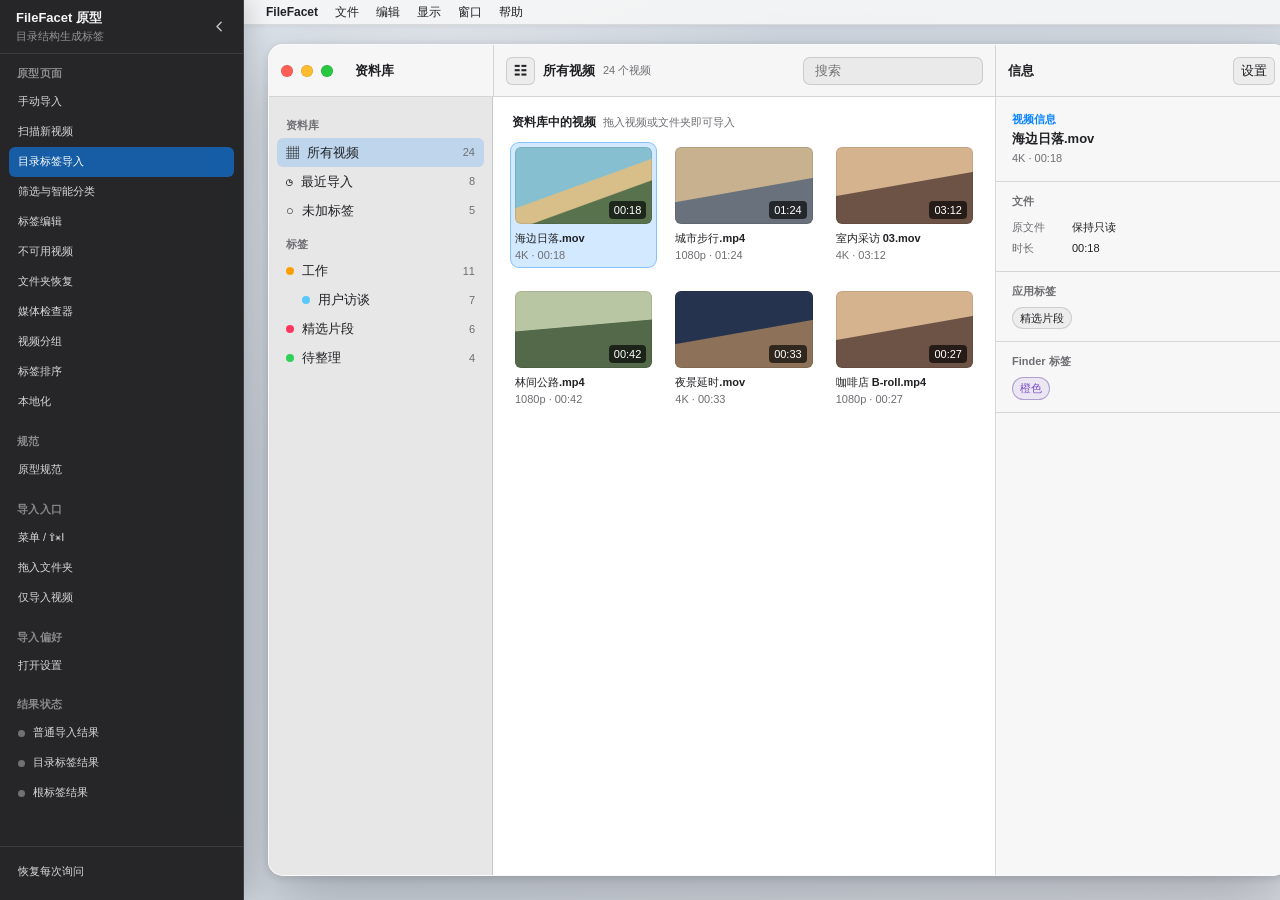
<file: docs/prototypes/folder-structure-tags/index.html>
<!doctype html>
<html lang="zh-CN">
<head>
  <meta charset="utf-8">
  <meta name="viewport" content="width=device-width, initial-scale=1">
  <title>FileFacet · 文件夹导入方式原型</title>
  <style>
    :root {
      color-scheme: light dark;
      --desktop: #d9dde3;
      --window: rgba(246, 246, 246, .97);
      --toolbar: rgba(246, 246, 246, .92);
      --sidebar: rgba(232, 232, 232, .96);
      --content: #fff;
      --inspector: #f7f7f7;
      --line: rgba(60, 60, 67, .18);
      --line-strong: rgba(60, 60, 67, .28);
      --text: #202124;
      --secondary: #6e6e73;
      --tertiary: #8e8e93;
      --accent: #0a84ff;
      --accent-soft: rgba(10, 132, 255, .13);
      --selection: rgba(10, 132, 255, .18);
      --success: #248a3d;
      --purple: #7d4ec7;
      --shadow: 0 24px 70px rgba(20, 24, 31, .28), 0 2px 10px rgba(20, 24, 31, .14);
      font-family: -apple-system, BlinkMacSystemFont, "SF Pro Text", "Helvetica Neue", sans-serif;
    }

    @media (prefers-color-scheme: dark) {
      :root {
        --desktop: #17191d;
        --window: rgba(42, 42, 44, .98);
        --toolbar: rgba(42, 42, 44, .94);
        --sidebar: rgba(37, 37, 39, .98);
        --content: #1f1f21;
        --inspector: #252527;
        --line: rgba(235, 235, 245, .13);
        --line-strong: rgba(235, 235, 245, .24);
        --text: #f2f2f7;
        --secondary: #aeaeb2;
        --tertiary: #8e8e93;
        --accent-soft: rgba(10, 132, 255, .2);
        --selection: rgba(10, 132, 255, .27);
        --success: #30d158;
        --purple: #bf8cff;
        --shadow: 0 26px 80px rgba(0, 0, 0, .56), 0 2px 12px rgba(0, 0, 0, .4);
      }
    }

    * { box-sizing: border-box; }
    [hidden] { display: none !important; }
    html, body { width: 100%; height: 100%; margin: 0; overflow: hidden; }
    body {
      color: var(--text);
      background: var(--desktop);
      font: 13px/1.35 -apple-system, BlinkMacSystemFont, "SF Pro Text", sans-serif;
    }
    button, input, select { color: inherit; font: inherit; }
    button, select { cursor: default; }

    .desktop {
      height: 100%;
      padding: 44px 24px 24px;
      background:
        radial-gradient(circle at 18% 15%, rgba(255,255,255,.55), transparent 32%),
        linear-gradient(135deg, rgba(200, 213, 227, .56), rgba(224, 226, 230, .2));
    }

    .window {
      position: relative;
      display: grid;
      grid-template-columns: 224px minmax(500px, 1fr) 292px;
      grid-template-rows: 52px minmax(0, 1fr);
      width: 100%;
      height: 100%;
      min-width: 1020px;
      overflow: hidden;
      border: 1px solid rgba(255,255,255,.5);
      border-radius: 15px;
      background: var(--window);
      box-shadow: var(--shadow);
      backdrop-filter: blur(26px) saturate(1.35);
    }

    .titlebar {
      grid-column: 1 / 4;
      display: grid;
      grid-template-columns: 224px minmax(500px, 1fr) 292px;
      border-bottom: 1px solid var(--line);
      background: var(--toolbar);
    }
    .title-part {
      display: flex;
      min-width: 0;
      align-items: center;
      gap: 8px;
      padding: 0 12px;
    }
    .title-part + .title-part { border-left: 1px solid var(--line); }
    .traffic { display: flex; gap: 8px; margin-right: 14px; }
    .traffic span {
      width: 12px;
      height: 12px;
      border-radius: 50%;
      box-shadow: inset 0 0 0 .5px rgba(0,0,0,.16);
    }
    .traffic span:nth-child(1) { background: #ff5f57; }
    .traffic span:nth-child(2) { background: #febc2e; }
    .traffic span:nth-child(3) { background: #28c840; }
    .title-name {
      min-width: 0;
      overflow: hidden;
      font-weight: 600;
      text-overflow: ellipsis;
      white-space: nowrap;
    }
    .title-count { color: var(--secondary); font-size: 11px; white-space: nowrap; }
    .spacer { flex: 1; }
    .toolbar-button {
      min-width: 28px;
      height: 28px;
      padding: 0 7px;
      border: 1px solid var(--line);
      border-radius: 6px;
      background: rgba(127,127,127,.08);
    }
    .search {
      display: flex;
      width: min(180px, 22vw);
      height: 28px;
      align-items: center;
      padding: 0 9px;
      border: 1px solid var(--line);
      border-radius: 7px;
      background: rgba(127,127,127,.1);
    }
    .search input {
      width: 100%;
      min-width: 0;
      border: 0;
      outline: 0;
      color: var(--text);
      background: transparent;
    }

    .sidebar {
      grid-column: 1;
      grid-row: 2;
      min-height: 0;
      overflow: auto;
      padding: 9px 8px;
      border-right: 1px solid var(--line);
      background: var(--sidebar);
    }
    .section-label {
      padding: 12px 9px 5px;
      color: var(--secondary);
      font-size: 11px;
      font-weight: 600;
    }
    .nav-row {
      display: flex;
      min-height: 29px;
      align-items: center;
      gap: 8px;
      padding: 0 9px;
      border-radius: 6px;
    }
    .nav-row.selected { background: var(--selection); }
    .nav-label {
      min-width: 0;
      flex: 1;
      overflow: hidden;
      text-overflow: ellipsis;
      white-space: nowrap;
    }
    .nav-count {
      color: var(--secondary);
      font-size: 11px;
      font-variant-numeric: tabular-nums;
    }
    .tag-dot {
      width: 8px;
      height: 8px;
      flex: 0 0 8px;
      border-radius: 50%;
      background: var(--tag-color, #ff9f0a);
    }
    .indent-1 { padding-left: 25px; }

    .content {
      position: relative;
      grid-column: 2;
      grid-row: 2;
      display: flex;
      min-width: 0;
      min-height: 0;
      flex-direction: column;
      overflow: hidden;
      background: var(--content);
    }
    .status-bar {
      display: none;
      flex: 0 0 auto;
      min-height: 50px;
      align-items: center;
      gap: 11px;
      padding: 8px 15px;
      border-bottom: 1px solid var(--line);
      background: color-mix(in srgb, var(--content) 94%, var(--sidebar));
    }
    .status-bar.visible { display: flex; }
    .status-mark {
      display: grid;
      width: 27px;
      height: 27px;
      flex: 0 0 27px;
      place-items: center;
      border-radius: 50%;
      color: #fff;
      background: var(--accent);
      font-size: 12px;
    }
    .status-bar.complete .status-mark { background: var(--success); }
    .status-copy { min-width: 0; flex: 1; }
    .status-title { font-size: 11px; font-weight: 600; }
    .status-detail { margin-top: 2px; color: var(--secondary); font-size: var(--prototype-caption-font-size); }
    .progress {
      width: 120px;
      height: 4px;
      overflow: hidden;
      border-radius: 99px;
      background: rgba(127,127,127,.17);
    }
    .progress-value {
      width: 0;
      height: 100%;
      border-radius: inherit;
      background: var(--accent);
      transition: width .2s ease;
    }
    .button {
      min-height: 29px;
      padding: 4px 11px;
      border: 1px solid var(--line-strong);
      border-radius: 6px;
      background: color-mix(in srgb, var(--window) 78%, var(--text) 4%);
      box-shadow: 0 1px 1px rgba(0,0,0,.07);
      white-space: nowrap;
    }
    .button:hover { background: color-mix(in srgb, var(--window) 70%, var(--text) 8%); }
    .button.primary {
      color: #fff;
      border-color: color-mix(in srgb, var(--accent) 80%, #000);
      background: var(--accent);
    }
    .button.text { border-color: transparent; background: transparent; box-shadow: none; }
    .button:disabled { opacity: .45; }

    .grid-scroll { flex: 1; min-height: 0; overflow: auto; padding: 17px; }
    .grid-heading {
      display: flex;
      align-items: baseline;
      gap: 7px;
      margin: 0 2px 12px;
    }
    .grid-heading strong { font-size: 12px; }
    .grid-heading span { color: var(--secondary); font-size: var(--prototype-caption-font-size); }
    .video-grid {
      display: grid;
      grid-template-columns: repeat(auto-fill, minmax(145px, 1fr));
      gap: 18px 13px;
      align-content: start;
    }
    .video-card {
      min-width: 0;
      padding: 4px;
      border: 1px solid transparent;
      border-radius: 9px;
    }
    .video-card:hover { background: rgba(127,127,127,.06); }
    .video-card.selected {
      border-color: color-mix(in srgb, var(--accent) 38%, transparent);
      background: var(--selection);
    }
    .thumb {
      position: relative;
      aspect-ratio: 16 / 9;
      overflow: hidden;
      border-radius: 6px;
      background: linear-gradient(160deg, #86bfd0 0 48%, #d8bf8a 49% 65%, #58724e 66%);
      box-shadow: inset 0 0 0 1px rgba(0,0,0,.09);
    }
    .thumb.city { background: linear-gradient(170deg, #c7b18f 0 54%, #68717c 55%); }
    .thumb.indoor { background: linear-gradient(170deg, #d5b38f 0 48%, #6d5345 49%); }
    .thumb.forest { background: linear-gradient(175deg, #b8c6a3 0 45%, #53694a 46%); }
    .thumb.night { background: linear-gradient(170deg, #26334f 0 52%, #8d7259 53%); }
    .duration {
      position: absolute;
      right: 6px;
      bottom: 5px;
      padding: 2px 5px;
      border-radius: 4px;
      color: #fff;
      background: rgba(0,0,0,.66);
      font-size: var(--prototype-caption-font-size);
    }
    .filename {
      margin-top: 7px;
      overflow: hidden;
      font-size: 11px;
      font-weight: 550;
      text-overflow: ellipsis;
      white-space: nowrap;
    }
    .meta {
      margin-top: 2px;
      overflow: hidden;
      color: var(--secondary);
      font-size: var(--prototype-caption-font-size);
      text-overflow: ellipsis;
      white-space: nowrap;
    }
    .drop-hint {
      position: absolute;
      z-index: 20;
      inset: 18px;
      display: none;
      place-items: center;
      border: 2px solid color-mix(in srgb, var(--accent) 65%, transparent);
      border-radius: 12px;
      background: color-mix(in srgb, var(--content) 87%, var(--accent-soft));
      color: var(--accent);
      box-shadow: 0 10px 30px rgba(0,0,0,.12);
      font-size: 15px;
      font-weight: 650;
    }
    .content.dragging .drop-hint { display: grid; }

    .inspector {
      grid-column: 3;
      grid-row: 2;
      min-height: 0;
      overflow: auto;
      border-left: 1px solid var(--line);
      background: var(--inspector);
    }
    .inspector-head { padding: 15px 16px; border-bottom: 1px solid var(--line); }
    .inspector-kicker { color: var(--accent); font-size: var(--prototype-caption-font-size); font-weight: 650; }
    .inspector-head h3 {
      margin: 3px 0 0;
      overflow: hidden;
      font-size: 13px;
      text-overflow: ellipsis;
      white-space: nowrap;
    }
    .inspector-head p { margin: 4px 0 0; color: var(--secondary); font-size: var(--prototype-caption-font-size); }
    .inspector-section { padding: 12px 16px; border-bottom: 1px solid var(--line); }
    .inspector-label {
      margin-bottom: 8px;
      color: var(--secondary);
      font-size: var(--prototype-caption-font-size);
      font-weight: 600;
    }
    .detail-row {
      display: flex;
      align-items: flex-start;
      gap: 8px;
      padding: 3px 0;
      font-size: var(--prototype-caption-font-size);
    }
    .detail-row span:first-child { width: 52px; flex: 0 0 52px; color: var(--secondary); }
    .chip-row { display: flex; flex-wrap: wrap; gap: 5px; }
    .chip {
      padding: 3px 7px;
      border: 1px solid var(--line);
      border-radius: 99px;
      background: rgba(127,127,127,.08);
      font-size: var(--prototype-caption-font-size);
    }
    .chip.finder {
      color: var(--purple);
      border-color: color-mix(in srgb, var(--purple) 34%, var(--line));
      background: color-mix(in srgb, var(--purple) 9%, transparent);
    }

    .modal-backdrop {
      position: absolute;
      z-index: 30;
      inset: 0;
      display: none;
      align-items: center;
      justify-content: center;
      padding: 24px;
      background: rgba(20,20,22,.3);
      backdrop-filter: blur(2px);
    }
    .modal-backdrop.visible { display: flex; }
    .sheet {
      width: 620px;
      max-width: 94%;
      max-height: 92%;
      overflow: hidden;
      border: 1px solid rgba(255,255,255,.42);
      border-radius: 12px;
      background: var(--window);
      box-shadow: 0 22px 54px rgba(0,0,0,.34);
    }
    .sheet.compact { width: 520px; }
    .sheet-title { padding: 18px 22px 12px; text-align: center; }
    .sheet-title h2 { margin: 0; font-size: 15px; }
    .sheet-title p { margin: 5px 0 0; color: var(--secondary); font-size: 11px; }
    .sheet-footer {
      display: flex;
      align-items: center;
      justify-content: flex-end;
      gap: 8px;
      padding: 14px 18px 16px;
    }
    .footer-note { margin-right: auto; color: var(--secondary); font-size: var(--prototype-caption-font-size); }
    .folder-list {
      margin: 0 18px;
      overflow: hidden;
      border: 1px solid var(--line);
      border-radius: 7px;
      background: var(--content);
    }
    .folder-row {
      display: grid;
      min-height: 50px;
      grid-template-columns: 1fr auto;
      align-items: center;
      gap: 10px;
      padding: 7px 12px;
      border-bottom: 1px solid var(--line);
    }
    .folder-row:last-child { border-bottom: 0; }
    .folder-row.selected { background: var(--selection); }
    .folder-name { font-size: 12px; font-weight: 550; }
    .folder-path { margin-top: 2px; color: var(--secondary); font-size: var(--prototype-caption-font-size); }
    .folder-note { color: var(--secondary); font-size: var(--prototype-caption-font-size); }

    .choice-list { display: grid; gap: 8px; margin: 0 18px; }
    .choice-card {
      display: grid;
      grid-template-columns: 18px 1fr;
      gap: 9px;
      padding: 12px;
      border: 1px solid var(--line);
      border-radius: 8px;
      background: var(--content);
    }
    .choice-card:has(input:checked) {
      border-color: color-mix(in srgb, var(--accent) 60%, var(--line));
      background: var(--accent-soft);
      box-shadow: inset 0 0 0 1px color-mix(in srgb, var(--accent) 20%, transparent);
    }
    .choice-card input { margin: 2px 0 0; accent-color: var(--accent); }
    .choice-title { font-size: 12px; font-weight: 600; }
    .choice-copy { margin-top: 3px; color: var(--secondary); font-size: var(--prototype-caption-font-size); line-height: 1.45; }
    .root-option {
      display: grid;
      grid-template-columns: 18px 1fr;
      gap: 9px;
      margin: 10px 18px 0;
      padding: 10px 12px;
      border: 1px solid var(--line);
      border-radius: 8px;
      background: color-mix(in srgb, var(--content) 96%, var(--sidebar));
    }
    .root-option input { margin: 2px 0 0; accent-color: var(--accent); }
    .root-option.disabled { opacity: .48; }
    .root-option-title { display: block; font-size: 11px; font-weight: 560; }
    .root-option-copy {
      display: block;
      margin-top: 3px;
      color: var(--secondary);
      font-size: var(--prototype-caption-font-size);
      line-height: 1.45;
    }
    .remember-option {
      display: flex;
      align-items: flex-start;
      gap: 8px;
      margin: 13px 20px 0;
      font-size: var(--prototype-caption-font-size);
    }
    .remember-option input { margin-top: 1px; accent-color: var(--accent); }
    .mapping-note {
      margin: 10px 18px 0;
      padding: 8px 10px;
      border-radius: 7px;
      color: var(--secondary);
      background: rgba(127,127,127,.08);
      font-size: var(--prototype-caption-font-size);
      line-height: 1.45;
    }

    .settings-window {
      display: grid;
      width: 680px;
      max-width: 96%;
      height: min(430px, 88%);
      grid-template-columns: 170px 1fr;
      overflow: hidden;
      border: 1px solid rgba(255,255,255,.42);
      border-radius: 12px;
      background: var(--window);
      box-shadow: 0 22px 54px rgba(0,0,0,.34);
    }
    .settings-sidebar { padding: 52px 10px 12px; border-right: 1px solid var(--line); background: var(--sidebar); }
    .settings-nav {
      min-height: 31px;
      padding: 7px 10px;
      border-radius: 6px;
      color: var(--secondary);
      font-size: 11px;
    }
    .settings-nav.selected { color: var(--text); background: var(--selection); }
    .settings-content { position: relative; overflow: auto; padding: 54px 30px 30px; background: var(--content); }
    .settings-title {
      position: absolute;
      top: 18px;
      right: 30px;
      left: 30px;
      font-size: 15px;
      font-weight: 650;
      text-align: center;
    }
    .settings-close {
      position: absolute;
      z-index: 2;
      top: 17px;
      left: 18px;
      width: 13px;
      height: 13px;
      padding: 0;
      border: 0;
      border-radius: 50%;
      background: #ff5f57;
      color: transparent;
    }
    .settings-group {
      overflow: hidden;
      border: 1px solid var(--line);
      border-radius: 9px;
      background: color-mix(in srgb, var(--content) 94%, var(--sidebar));
    }
    .settings-row {
      display: grid;
      min-height: 44px;
      grid-template-columns: 1fr auto;
      align-items: center;
      gap: 18px;
      padding: 9px 12px;
    }
    .settings-row + .settings-row { border-top: 1px solid var(--line); }
    .settings-label { font-size: 11px; font-weight: 550; }
    .settings-help { margin-top: 3px; color: var(--secondary); font-size: var(--prototype-caption-font-size); }
    .settings-row select {
      width: 176px;
      height: 28px;
      border: 1px solid var(--line-strong);
      border-radius: 6px;
      background: var(--content);
      font-size: var(--prototype-caption-font-size);
    }
    .settings-row.disabled { opacity: .48; }
    .settings-checkbox {
      display: flex;
      align-items: center;
      gap: 6px;
      font-size: var(--prototype-caption-font-size);
      white-space: nowrap;
    }
    .settings-checkbox input { accent-color: var(--accent); }
    .settings-note { margin: 9px 2px 0; color: var(--secondary); font-size: var(--prototype-caption-font-size); line-height: 1.45; }

    @media (max-width: 1180px) {
      .window { grid-template-columns: 205px minmax(470px, 1fr) 260px; }
      .titlebar { grid-template-columns: 205px minmax(470px, 1fr) 260px; }
      .search { width: 125px; }
    }
  </style>
  <link rel="stylesheet" href="../prototype-shell.css">
</head>
<body data-prototype-page="folder-structure-tags" data-prototype-subtitle="目录结构生成标签" data-prototype-file-menu="import">
  <template id="prototypePageActions">
      <section class="prototype-group" aria-labelledby="prototypeEntryTitle">
        <div class="prototype-group-title" id="prototypeEntryTitle">导入入口</div>
        <button class="prototype-action" id="demoMenu">菜单 / ⇧⌘I</button>
        <button class="prototype-action" id="demoDrop">拖入文件夹</button>
        <button class="prototype-action" id="demoVideos">仅导入视频</button>
      </section>
      <section class="prototype-group" aria-labelledby="prototypePreferenceTitle">
        <div class="prototype-group-title" id="prototypePreferenceTitle">导入偏好</div>
        <button class="prototype-action" id="demoSettings">打开设置</button>
      </section>
      <section class="prototype-group" aria-labelledby="prototypeResultTitle">
        <div class="prototype-group-title" id="prototypeResultTitle">结果状态</div>
        <button class="prototype-action" data-result-mode="standard"><span class="prototype-action-mark"></span>普通导入结果</button>
        <button class="prototype-action" data-result-mode="folderTags"><span class="prototype-action-mark"></span>目录标签结果</button>
        <button class="prototype-action" data-result-mode="folderTags" data-include-root="true"><span class="prototype-action-mark"></span>根标签结果</button>
      </section>
  </template>
  <template id="prototypePanelFooter">
    <button class="prototype-action" id="demoReset">恢复每次询问</button>
  </template>

  <main class="desktop prototype-content prototype-app-surface">
    <section class="window" id="appWindow">
      <header class="titlebar">
        <div class="title-part">
          <div class="traffic" aria-hidden="true"><span></span><span></span><span></span></div>
          <span class="title-name">资料库</span>
        </div>
        <div class="title-part">
          <button class="toolbar-button" aria-label="切换侧边栏">☷</button>
          <span class="title-name">所有视频</span>
          <span class="title-count" id="titleCount">24 个视频</span>
          <span class="spacer"></span>
          <label class="search"><input type="search" placeholder="搜索"></label>
        </div>
        <div class="title-part">
          <span class="title-name">信息</span>
          <span class="spacer"></span>
          <button class="toolbar-button" id="settingsButton" aria-label="打开设置">设置</button>
        </div>
      </header>

      <aside class="sidebar">
        <div class="section-label">资料库</div>
        <div class="nav-row selected">
          <span>▦</span><span class="nav-label">所有视频</span><span class="nav-count" id="allCount">24</span>
        </div>
        <div class="nav-row">
          <span>◷</span><span class="nav-label">最近导入</span><span class="nav-count" id="recentCount">8</span>
        </div>
        <div class="nav-row">
          <span>○</span><span class="nav-label">未加标签</span><span class="nav-count" id="untaggedCount">5</span>
        </div>

        <div class="section-label">标签</div>
        <div class="nav-row">
          <span class="tag-dot" style="--tag-color:#ff9f0a"></span>
          <span class="nav-label">工作</span><span class="nav-count">11</span>
        </div>
        <div class="nav-row indent-1">
          <span class="tag-dot" style="--tag-color:#5ac8fa"></span>
          <span class="nav-label">用户访谈</span><span class="nav-count">7</span>
        </div>
        <div class="nav-row">
          <span class="tag-dot" style="--tag-color:#ff375f"></span>
          <span class="nav-label">精选片段</span><span class="nav-count">6</span>
        </div>
        <div class="nav-row">
          <span class="tag-dot" style="--tag-color:#30d158"></span>
          <span class="nav-label">待整理</span><span class="nav-count">4</span>
        </div>
      </aside>

      <section class="content" id="content">
        <div class="status-bar" id="statusBar">
          <div class="status-mark" id="statusMark">⇣</div>
          <div class="status-copy">
            <div class="status-title" id="statusTitle">正在导入视频</div>
            <div class="status-detail" id="statusDetail">正在扫描所选文件夹…</div>
          </div>
          <div class="progress" id="progress"><div class="progress-value" id="progressValue"></div></div>
          <button class="button text" id="dismissStatus" hidden>完成</button>
        </div>

        <div class="grid-scroll">
          <div class="grid-heading">
            <strong>资料库中的视频</strong>
            <span id="gridCaption">拖入视频或文件夹即可导入</span>
          </div>
          <div class="video-grid" id="videoGrid"></div>
        </div>

        <div class="drop-hint">松开以导入视频和文件夹</div>
      </section>

      <aside class="inspector">
        <div id="inspectorContent"></div>
      </aside>

      <div class="modal-backdrop" id="pickerBackdrop" role="dialog" aria-modal="true" aria-labelledby="pickerTitle">
        <section class="sheet">
          <div class="sheet-title">
            <h2 id="pickerTitle">选择要导入的视频或文件夹</h2>
            <p>支持一次选择多个视频、多个文件夹或两者组合。</p>
          </div>
          <div class="folder-list">
            <div class="folder-row selected" data-picker-kind="folder">
              <div><div class="folder-name">旅行素材</div><div class="folder-path">影片 / 旅行素材</div></div>
              <div class="folder-note">包含文件夹</div>
            </div>
            <div class="folder-row" data-picker-kind="videos">
              <div><div class="folder-name">3 个视频</div><div class="folder-path">海边日落.mov、城市步行.mp4、林间公路.mp4</div></div>
              <div class="folder-note">仅视频文件</div>
            </div>
          </div>
          <footer class="sheet-footer">
            <span class="footer-note">原视频始终保持只读。</span>
            <button class="button" id="cancelPicker">取消</button>
            <button class="button primary" id="continuePicker">选择</button>
          </footer>
        </section>
      </div>

      <div class="modal-backdrop" id="methodBackdrop" role="dialog" aria-modal="true" aria-labelledby="methodTitle">
        <section class="sheet compact">
          <div class="sheet-title">
            <h2 id="methodTitle">如何导入文件夹中的视频？</h2>
            <p>这个选择只影响文件夹中的视频。</p>
          </div>
          <div class="choice-list">
            <label class="choice-card">
              <input type="radio" name="importMethod" value="standard" checked>
              <span>
                <span class="choice-title">直接导入视频</span>
                <span class="choice-copy">保留现有导入行为和 Finder 标签，不根据目录结构创建标签。</span>
              </span>
            </label>
            <label class="choice-card">
              <input type="radio" name="importMethod" value="folderTags">
              <span>
                <span class="choice-title">导入视频并创建目录标签</span>
                <span class="choice-copy">使用所选文件夹内的目录名称创建层级标签；已有视频会追加缺少的标签。</span>
              </span>
            </label>
          </div>
          <label class="root-option disabled" id="rootOptionRow">
            <input type="checkbox" id="includeSelectedRoot" disabled>
            <span>
              <span class="root-option-title">将所选文件夹本身创建为根标签</span>
              <span class="root-option-copy">关闭：日本 › 东京；开启：旅行素材 › 日本 › 东京。多个文件夹会分别成为根标签。</span>
            </span>
          </label>
          <div class="mapping-note" id="mappingNote">
            直接导入不会创建目录标签。目录别名和符号链接会跳过，Finder 标签继续保留。
          </div>
          <label class="remember-option">
            <input type="checkbox" id="rememberMethod">
            <span>以后导入文件夹时始终使用此方式，不再询问</span>
          </label>
          <footer class="sheet-footer">
            <span class="footer-note" id="methodEntry">来自“文件”菜单</span>
            <button class="button" id="cancelMethod">取消</button>
            <button class="button primary" id="continueMethod">继续导入</button>
          </footer>
        </section>
      </div>

      <div class="modal-backdrop" id="settingsBackdrop" role="dialog" aria-modal="true" aria-labelledby="settingsTitle">
        <section class="settings-window">
          <button class="settings-close" id="closeSettings" aria-label="关闭设置">关闭</button>
          <aside class="settings-sidebar">
            <div class="settings-nav">通用</div>
            <div class="settings-nav selected">导入</div>
            <div class="settings-nav">外观</div>
          </aside>
          <div class="settings-content">
            <div class="settings-title" id="settingsTitle">导入</div>
            <div class="settings-group">
              <div class="settings-row">
                <div>
                  <div class="settings-label">文件夹导入方式</div>
                  <div class="settings-help">菜单、快捷键和拖入目录共用此设置。</div>
                </div>
                <select id="defaultMethod">
                  <option value="ask">每次询问</option>
                  <option value="standard">直接导入视频</option>
                  <option value="folderTags">导入并创建目录标签</option>
                </select>
              </div>
              <div class="settings-row" id="rootSettingsRow">
                <div>
                  <div class="settings-label">包含所选文件夹</div>
                  <div class="settings-help">关闭时，从所选文件夹内的第一层目录开始创建标签。</div>
                </div>
                <label class="settings-checkbox">
                  <input type="checkbox" id="defaultIncludeRoot">
                  创建为根标签
                </label>
              </div>
            </div>
            <p class="settings-note">
              “每次询问”会在导入内容包含文件夹时显示方式选择；“包含所选文件夹”会作为其中的默认值。仅选择视频文件时会直接导入。
            </p>
          </div>
        </section>
      </div>
    </section>
  </main>

  <script src="../prototype-shell.js"></script>
  <script>
    const baseVideos = [
      { id: "base-1", name: "海边日落.mov", meta: "4K · 00:18", duration: "00:18", theme: "", tags: ["精选片段"], finder: ["橙色"] },
      { id: "base-2", name: "城市步行.mp4", meta: "1080p · 01:24", duration: "01:24", theme: "city", tags: ["待整理"], finder: [] },
      { id: "base-3", name: "室内采访 03.mov", meta: "4K · 03:12", duration: "03:12", theme: "indoor", tags: ["工作", "用户访谈"], finder: ["蓝色"] },
      { id: "base-4", name: "林间公路.mp4", meta: "1080p · 00:42", duration: "00:42", theme: "forest", tags: [], finder: [] },
      { id: "base-5", name: "夜景延时.mov", meta: "4K · 00:33", duration: "00:33", theme: "night", tags: ["精选片段"], finder: ["紫色"] },
      { id: "base-6", name: "咖啡店 B-roll.mp4", meta: "1080p · 00:27", duration: "00:27", theme: "indoor", tags: ["待整理"], finder: [] }
    ];

    const importedVideos = [
      { id: "new-1", name: "东京街头 01.mov", meta: "刚刚导入 · Finder 标签：红色", duration: "00:24", theme: "city", tags: [], finder: ["红色"], folderTags: ["日本", "东京", "街景"] },
      { id: "new-2", name: "浅草清晨.mp4", meta: "刚刚导入", duration: "00:41", theme: "", tags: [], finder: [], folderTags: ["日本", "东京"] },
      { id: "new-3", name: "京都小径.mov", meta: "刚刚导入 · Finder 标签：绿色", duration: "01:08", theme: "forest", tags: [], finder: ["绿色"], folderTags: ["日本", "京都"] }
    ];

    const appWindow = document.getElementById("appWindow");
    const content = document.getElementById("content");
    const fileMenuButton = document.getElementById("fileMenuButton");
    const fileMenu = document.getElementById("fileMenu");
    const pickerBackdrop = document.getElementById("pickerBackdrop");
    const methodBackdrop = document.getElementById("methodBackdrop");
    const settingsBackdrop = document.getElementById("settingsBackdrop");
    const defaultMethod = document.getElementById("defaultMethod");
    const defaultIncludeRoot = document.getElementById("defaultIncludeRoot");
    const rootSettingsRow = document.getElementById("rootSettingsRow");
    const rememberMethod = document.getElementById("rememberMethod");
    const includeSelectedRoot = document.getElementById("includeSelectedRoot");
    const rootOptionRow = document.getElementById("rootOptionRow");
    const mappingNote = document.getElementById("mappingNote");
    const statusBar = document.getElementById("statusBar");
    const progressValue = document.getElementById("progressValue");
    const dismissStatus = document.getElementById("dismissStatus");
    const videoGrid = document.getElementById("videoGrid");
    const inspectorContent = document.getElementById("inspectorContent");
    let selectedPickerKind = "folder";
    let selectedVideoId = "base-1";
    let preference = "ask";
    let includeRootPreference = false;
    let pendingEntry = "menu";
    let progressTimer = null;
    let lastResultMode = null;
    let lastIncludeRoot = false;

    function closeFileMenu() {
      fileMenu.hidden = true;
      fileMenuButton.classList.remove("open");
      fileMenuButton.setAttribute("aria-expanded", "false");
    }

    function toggleFileMenu() {
      const willOpen = fileMenu.hidden;
      fileMenu.hidden = !willOpen;
      fileMenuButton.classList.toggle("open", willOpen);
      fileMenuButton.setAttribute("aria-expanded", String(willOpen));
    }

    function showPicker() {
      closeFileMenu();
      pendingEntry = "menu";
      pickerBackdrop.classList.add("visible");
    }

    function hidePicker() {
      pickerBackdrop.classList.remove("visible");
    }

    function selectedMethod() {
      return document.querySelector('input[name="importMethod"]:checked').value;
    }

    function setSelectedMethod(value) {
      const radio = document.querySelector(`input[name="importMethod"][value="${value}"]`);
      if (radio) radio.checked = true;
      updateMethodOptions();
    }

    function updateMethodOptions() {
      const folderTagsSelected = selectedMethod() === "folderTags";
      includeSelectedRoot.disabled = !folderTagsSelected;
      rootOptionRow.classList.toggle("disabled", !folderTagsSelected);
      rootOptionRow.setAttribute("aria-disabled", String(!folderTagsSelected));
      if (!folderTagsSelected) {
        mappingNote.textContent = "直接导入不会创建目录标签。目录别名和符号链接会跳过，Finder 标签继续保留。";
      } else if (includeSelectedRoot.checked) {
        mappingNote.textContent = "所选文件夹会成为根标签；根目录直属视频也会关联该标签。目录别名和符号链接会跳过。";
      } else {
        mappingNote.textContent = "所选文件夹默认不会成为标签，标签从其内部第一层目录开始创建。目录别名和符号链接会跳过。";
      }
    }

    function updateSettingsOptions() {
      const directImportSelected = defaultMethod.value === "standard";
      defaultIncludeRoot.disabled = directImportSelected;
      rootSettingsRow.classList.toggle("disabled", directImportSelected);
      rootSettingsRow.setAttribute("aria-disabled", String(directImportSelected));
    }

    function showMethodDialog(entry) {
      pendingEntry = entry;
      rememberMethod.checked = false;
      setSelectedMethod("standard");
      includeSelectedRoot.checked = includeRootPreference;
      updateMethodOptions();
      document.getElementById("methodEntry").textContent = entry === "drop"
        ? "来自拖入文件夹"
        : "来自“文件”菜单 · ⇧⌘I";
      methodBackdrop.classList.add("visible");
    }

    function handleFolderImport(entry) {
      pendingEntry = entry;
      if (preference === "ask") {
        showMethodDialog(entry);
        return;
      }
      beginImport(preference, true, preference === "folderTags" && includeRootPreference);
    }

    function handlePickerSelection() {
      hidePicker();
      if (selectedPickerKind === "folder") {
        handleFolderImport("menu");
      } else {
        beginImport("standard", false);
      }
    }

    function beginImport(mode, hasFolder, includeRoot = false) {
      methodBackdrop.classList.remove("visible");
      clearInterval(progressTimer);
      statusBar.classList.add("visible");
      statusBar.classList.remove("complete");
      document.getElementById("statusMark").textContent = "⇣";
      document.getElementById("statusTitle").textContent = mode === "folderTags" && hasFolder
        ? "正在导入视频并创建目录标签"
        : "正在导入视频";
      document.getElementById("statusDetail").textContent = pendingEntry === "drop"
        ? "正在扫描拖入的文件夹…"
        : "正在处理所选项目…";
      document.getElementById("progress").hidden = false;
      dismissStatus.hidden = true;
      let progress = 8;
      progressValue.style.width = `${progress}%`;
      progressTimer = window.setInterval(() => {
        progress = Math.min(100, progress + 18);
        progressValue.style.width = `${progress}%`;
        if (progress >= 100) {
          clearInterval(progressTimer);
          progressTimer = null;
          showCompletedResult(
            mode === "folderTags" && hasFolder ? "folderTags" : "standard",
            hasFolder,
            mode === "folderTags" && hasFolder && includeRoot
          );
        }
      }, 220);
    }

    function visibleVideos() {
      return lastResultMode ? [...importedVideos, ...baseVideos] : baseVideos;
    }

    function renderGrid() {
      const videos = visibleVideos();
      videoGrid.innerHTML = videos.map(video => `
        <article class="video-card${video.id === selectedVideoId ? " selected" : ""}" data-video-id="${video.id}">
          <div class="thumb ${video.theme || ""}">
            <span class="duration">${video.duration}</span>
          </div>
          <div class="filename">${video.name}</div>
          <div class="meta">${video.meta}</div>
        </article>
      `).join("");
      document.querySelectorAll("[data-video-id]").forEach(card => {
        card.addEventListener("click", () => {
          selectedVideoId = card.dataset.videoId;
          renderGrid();
          renderInspector();
        });
      });
    }

    function chipMarkup(values, className = "") {
      return values.map(value => `<span class="chip ${className}">${value}</span>`).join("");
    }

    function renderInspector() {
      const video = visibleVideos().find(item => item.id === selectedVideoId) || visibleVideos()[0];
      const folderTags = lastResultMode === "folderTags"
        ? [...(lastIncludeRoot ? ["旅行素材"] : []), ...(video.folderTags || [])]
        : [];
      const groups = [
        video.tags.length ? `<div class="inspector-section"><div class="inspector-label">应用标签</div><div class="chip-row">${chipMarkup(video.tags)}</div></div>` : "",
        video.finder.length ? `<div class="inspector-section"><div class="inspector-label">Finder 标签</div><div class="chip-row">${chipMarkup(video.finder, "finder")}</div></div>` : "",
        folderTags.length ? `<div class="inspector-section"><div class="inspector-label">目录标签</div><div class="chip-row">${chipMarkup(folderTags)}</div></div>` : ""
      ].join("");
      inspectorContent.innerHTML = `
        <div class="inspector-head">
          <div class="inspector-kicker">${video.id.startsWith("new-") ? "最近导入" : "视频信息"}</div>
          <h3>${video.name}</h3>
          <p>${video.meta}</p>
        </div>
        <div class="inspector-section">
          <div class="inspector-label">文件</div>
          <div class="detail-row"><span>原文件</span><span>保持只读</span></div>
          <div class="detail-row"><span>时长</span><span>${video.duration}</span></div>
        </div>
        ${groups}`;
    }

    function showCompletedResult(mode, hasFolder = true, includeRoot = false) {
      lastResultMode = mode;
      lastIncludeRoot = mode === "folderTags" && includeRoot;
      statusBar.classList.add("visible", "complete");
      document.getElementById("statusMark").textContent = "✓";
      document.getElementById("statusTitle").textContent = "导入已完成";
      document.getElementById("statusDetail").textContent = hasFolder
        ? mode === "folderTags"
          ? includeRoot
            ? "已导入 12 个新视频，更新 2 个已有视频，添加 8 个目录标签（包含根标签）；另有 3 个项目未导入。"
            : "已导入 12 个新视频，更新 2 个已有视频，添加 7 个目录标签；另有 3 个项目未导入。"
          : "已导入 12 个新视频，2 个视频已在资料库；另有 3 个项目未导入。"
        : "已导入 3 个视频。";
      document.getElementById("progress").hidden = true;
      dismissStatus.hidden = false;
      document.getElementById("titleCount").textContent = hasFolder ? "36 个视频" : "27 个视频";
      document.getElementById("allCount").textContent = hasFolder ? "36" : "27";
      document.getElementById("recentCount").textContent = hasFolder ? "12" : "3";
      document.getElementById("untaggedCount").textContent = mode === "folderTags" ? "3" : "5";
      document.getElementById("gridCaption").textContent = mode === "folderTags"
        ? "新视频已加入资料库，已有视频已追加缺少的目录标签"
        : "新视频已加入资料库";
      selectedVideoId = "new-1";
      renderGrid();
      renderInspector();
    }

    function openSettings() {
      defaultMethod.value = preference;
      defaultIncludeRoot.checked = includeRootPreference;
      updateSettingsOptions();
      settingsBackdrop.classList.add("visible");
    }

    function closeSettings() {
      settingsBackdrop.classList.remove("visible");
    }

    fileMenuButton.addEventListener("click", toggleFileMenu);
    document.getElementById("importMenuItem").addEventListener("click", showPicker);
    document.getElementById("cancelPicker").addEventListener("click", hidePicker);
    document.getElementById("continuePicker").addEventListener("click", handlePickerSelection);
    document.getElementById("cancelMethod").addEventListener("click", () => methodBackdrop.classList.remove("visible"));
    document.getElementById("continueMethod").addEventListener("click", () => {
      const method = selectedMethod();
      const includeRoot = method === "folderTags" && includeSelectedRoot.checked;
      if (rememberMethod.checked) {
        preference = method;
        includeRootPreference = includeRoot;
      }
      beginImport(method, true, includeRoot);
    });
    document.querySelectorAll('input[name="importMethod"]').forEach(radio => {
      radio.addEventListener("change", updateMethodOptions);
    });
    includeSelectedRoot.addEventListener("change", updateMethodOptions);
    document.getElementById("settingsButton").addEventListener("click", openSettings);
    document.getElementById("closeSettings").addEventListener("click", closeSettings);
    defaultMethod.addEventListener("change", () => {
      preference = defaultMethod.value;
      updateSettingsOptions();
    });
    defaultIncludeRoot.addEventListener("change", () => {
      includeRootPreference = defaultIncludeRoot.checked;
    });
    dismissStatus.addEventListener("click", () => statusBar.classList.remove("visible", "complete"));
    document.getElementById("demoMenu").addEventListener("click", showPicker);
    document.getElementById("demoDrop").addEventListener("click", () => {
      pendingEntry = "drop";
      content.classList.add("dragging");
      window.setTimeout(() => {
        content.classList.remove("dragging");
        handleFolderImport("drop");
      }, 650);
    });
    document.getElementById("demoVideos").addEventListener("click", () => {
      pendingEntry = "menu";
      beginImport("standard", false);
    });
    document.getElementById("demoSettings").addEventListener("click", openSettings);
    document.getElementById("demoReset").addEventListener("click", () => {
      preference = "ask";
      includeRootPreference = false;
      defaultMethod.value = "ask";
      defaultIncludeRoot.checked = false;
      updateSettingsOptions();
      statusBar.classList.add("visible", "complete");
      document.getElementById("statusMark").textContent = "✓";
      document.getElementById("statusTitle").textContent = "已恢复为每次询问";
      document.getElementById("statusDetail").textContent = "下次导入内容包含文件夹时，会再次显示导入方式选择。";
      document.getElementById("progress").hidden = true;
      dismissStatus.hidden = false;
    });
    document.querySelectorAll("[data-result-mode]").forEach(button => {
      button.addEventListener("click", () => showCompletedResult(
        button.dataset.resultMode,
        true,
        button.dataset.includeRoot === "true"
      ));
    });
    document.querySelectorAll("[data-picker-kind]").forEach(row => {
      row.addEventListener("click", () => {
        selectedPickerKind = row.dataset.pickerKind;
        document.querySelectorAll("[data-picker-kind]").forEach(item => item.classList.remove("selected"));
        row.classList.add("selected");
      });
    });
    pickerBackdrop.addEventListener("click", event => {
      if (event.target === pickerBackdrop) hidePicker();
    });
    methodBackdrop.addEventListener("click", event => {
      if (event.target === methodBackdrop) methodBackdrop.classList.remove("visible");
    });
    settingsBackdrop.addEventListener("click", event => {
      if (event.target === settingsBackdrop) closeSettings();
    });
    content.addEventListener("dragenter", event => {
      event.preventDefault();
      content.classList.add("dragging");
    });
    content.addEventListener("dragover", event => {
      event.preventDefault();
      event.dataTransfer.dropEffect = "copy";
    });
    content.addEventListener("dragleave", event => {
      if (!content.contains(event.relatedTarget)) content.classList.remove("dragging");
    });
    content.addEventListener("drop", event => {
      event.preventDefault();
      content.classList.remove("dragging");
      handleFolderImport("drop");
    });
    document.addEventListener("click", event => {
      if (!fileMenu.contains(event.target) && event.target !== fileMenuButton) closeFileMenu();
    });
    document.addEventListener("keydown", event => {
      const isEditing = event.target.matches?.("input, select, textarea, [contenteditable='true']");
      if ((event.metaKey || event.ctrlKey) && event.shiftKey && event.key.toLowerCase() === "i") {
        event.preventDefault();
        showPicker();
      }
      if (event.key === "Escape") {
        closeFileMenu();
        hidePicker();
        methodBackdrop.classList.remove("visible");
        if (settingsBackdrop.classList.contains("visible")) closeSettings();
      }
    });

    renderGrid();
    renderInspector();
  </script>
</body>
</html>
</file>
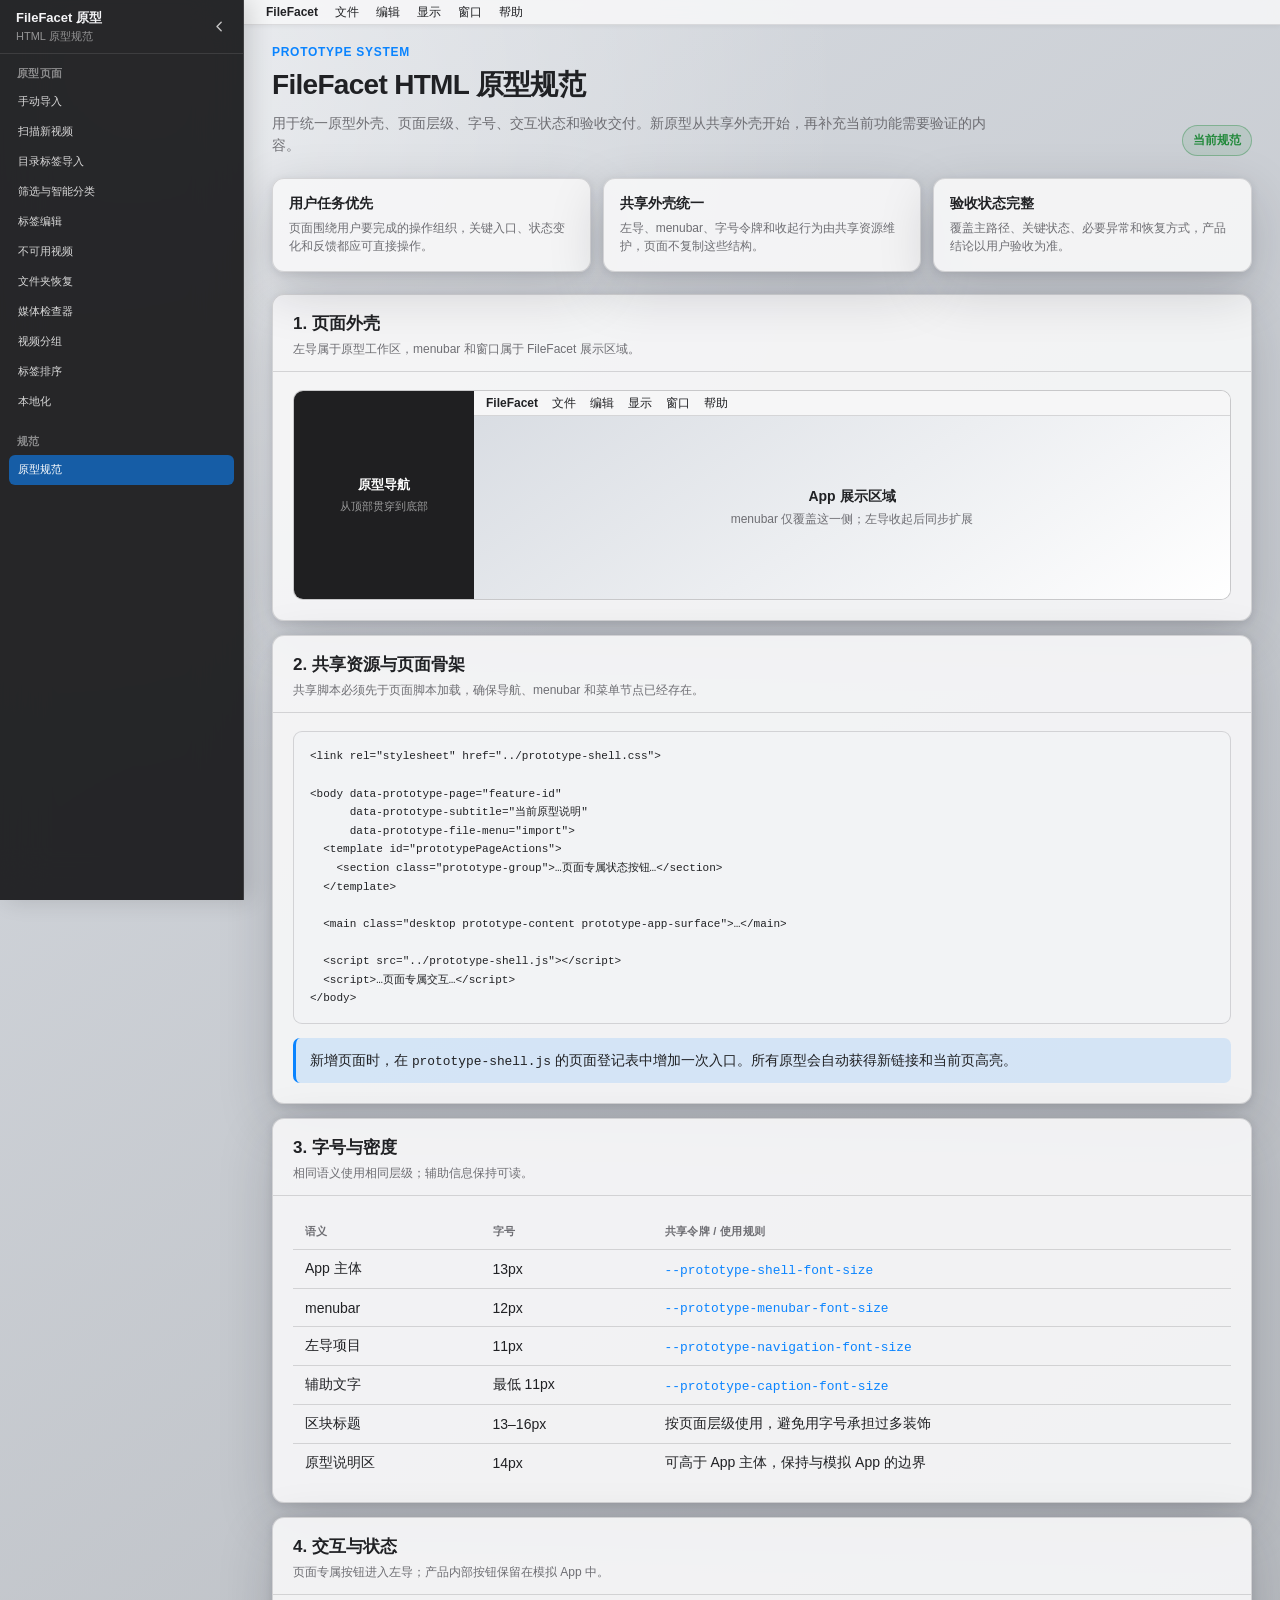
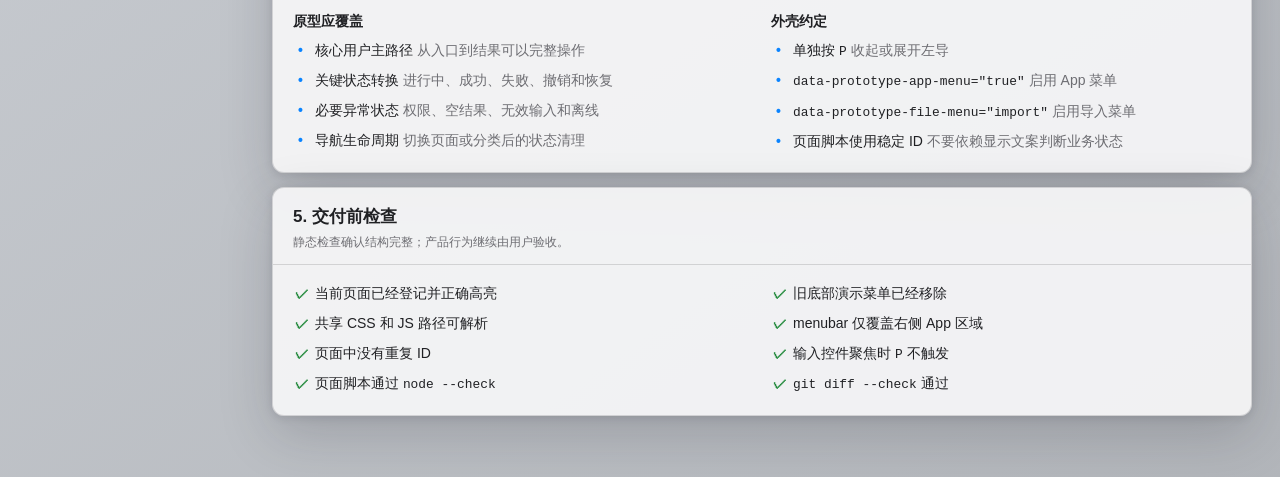
<file: docs/prototypes/guidelines/index.html>
<!doctype html>
<html lang="zh-CN">
<head>
  <meta charset="utf-8">
  <meta name="viewport" content="width=device-width, initial-scale=1">
  <title>FileFacet · HTML 原型规范</title>
  <style>
    :root {
      color-scheme: light dark;
      --desktop: #d9dde3;
      --window: rgba(246,246,247,.97);
      --content: #fff;
      --line: rgba(60,60,67,.18);
      --line-strong: rgba(60,60,67,.28);
      --text: #202124;
      --secondary: #6e6e73;
      --tertiary: #8e8e93;
      --accent: #0a84ff;
      --accent-soft: rgba(10,132,255,.13);
      --success: #248a3d;
      --code: #f2f3f5;
      --shadow: 0 18px 54px rgba(20,24,31,.18), 0 2px 8px rgba(20,24,31,.1);
      font-family: -apple-system, BlinkMacSystemFont, "SF Pro Text", "Helvetica Neue", sans-serif;
    }

    @media (prefers-color-scheme: dark) {
      :root {
        --desktop: #17191d;
        --window: rgba(42,42,44,.98);
        --content: #1f1f21;
        --line: rgba(235,235,245,.13);
        --line-strong: rgba(235,235,245,.24);
        --text: #f2f2f7;
        --secondary: #aeaeb2;
        --tertiary: #8e8e93;
        --accent-soft: rgba(10,132,255,.2);
        --success: #30d158;
        --code: #28282b;
        --shadow: 0 20px 60px rgba(0,0,0,.42), 0 2px 8px rgba(0,0,0,.28);
      }
    }

    * { box-sizing: border-box; }
    html, body { min-width: 960px; min-height: 100%; margin: 0; }
    body {
      color: var(--text);
      background:
        radial-gradient(circle at 12% 4%, rgba(255,255,255,.5), transparent 30%),
        linear-gradient(145deg, var(--desktop), color-mix(in srgb, var(--desktop) 82%, black));
      font-size: 14px;
    }

    button { color: inherit; }

    .guide-shell {
      min-height: 100vh;
      padding: 45px 28px 64px;
    }

    .guide-content {
      width: min(1040px, 100%);
      margin: 0 auto;
    }

    .guide-header {
      display: grid;
      grid-template-columns: minmax(0,1fr) auto;
      align-items: end;
      gap: 24px;
      margin-bottom: 22px;
    }

    .eyebrow {
      margin: 0 0 7px;
      color: var(--accent);
      font-size: 12px;
      font-weight: 700;
      letter-spacing: .06em;
      text-transform: uppercase;
    }

    h1 { margin: 0; font-size: 28px; letter-spacing: -.025em; }
    .lead { max-width: 720px; margin: 9px 0 0; color: var(--secondary); line-height: 1.55; }
    .status-badge { padding: 6px 10px; border: 1px solid color-mix(in srgb, var(--success) 38%, transparent); border-radius: 999px; color: var(--success); background: color-mix(in srgb, var(--success) 10%, transparent); font-size: 12px; font-weight: 650; }

    .principles {
      display: grid;
      grid-template-columns: repeat(3, minmax(0,1fr));
      gap: 12px;
      margin-bottom: 22px;
    }

    .principle,
    .section-card {
      border: 1px solid var(--line);
      border-radius: 12px;
      background: color-mix(in srgb, var(--window) 96%, transparent);
      box-shadow: var(--shadow);
    }

    .principle { padding: 16px; }
    .principle strong { display: block; margin-bottom: 6px; font-size: 14px; }
    .principle p { margin: 0; color: var(--secondary); font-size: 12px; line-height: 1.5; }

    .section-card { margin-top: 14px; overflow: hidden; }
    .section-head { padding: 17px 20px 13px; border-bottom: 1px solid var(--line); }
    .section-head h2 { margin: 0; font-size: 17px; }
    .section-head p { margin: 5px 0 0; color: var(--secondary); font-size: 12px; line-height: 1.5; }
    .section-body { padding: 18px 20px 20px; }

    .anatomy {
      display: grid;
      grid-template-columns: 180px minmax(0,1fr);
      min-height: 210px;
      overflow: hidden;
      border: 1px solid var(--line-strong);
      border-radius: 10px;
      background: var(--content);
    }

    .anatomy-nav { display: grid; place-content: center; color: white; background: #1f1f21; text-align: center; }
    .anatomy-nav strong { font-size: 13px; }
    .anatomy-nav span { margin-top: 5px; color: rgba(255,255,255,.55); font-size: 11px; }
    .anatomy-app { display: grid; grid-template-rows: 25px minmax(0,1fr); }
    .anatomy-menu { display: flex; align-items: center; gap: 14px; padding: 0 12px; border-bottom: 1px solid var(--line); background: var(--window); font-size: 12px; }
    .anatomy-window { display: grid; place-content: center; color: var(--secondary); background: linear-gradient(145deg, var(--desktop), var(--content)); text-align: center; }
    .anatomy-window strong { color: var(--text); font-size: 14px; }
    .anatomy-window span { margin-top: 5px; font-size: 12px; }

    .token-table { width: 100%; border-collapse: collapse; }
    .token-table th, .token-table td { padding: 10px 12px; border-bottom: 1px solid var(--line); text-align: left; }
    .token-table th { color: var(--secondary); font-size: 11px; font-weight: 650; letter-spacing: .03em; }
    .token-table tr:last-child td { border-bottom: 0; }
    .token-table code { color: var(--accent); }

    pre {
      margin: 0;
      overflow: auto;
      padding: 15px 16px;
      border: 1px solid var(--line);
      border-radius: 9px;
      background: var(--code);
      font: 12px/1.55 "SFMono-Regular", Consolas, monospace;
      white-space: pre;
    }

    code { font-family: "SFMono-Regular", Consolas, monospace; font-size: .92em; }
    .rule-list, .check-list { display: grid; gap: 9px; margin: 0; padding: 0; list-style: none; }
    .rule-list li, .check-list li { position: relative; padding-left: 22px; line-height: 1.5; }
    .rule-list li::before { content: "•"; position: absolute; left: 5px; color: var(--accent); font-weight: 800; }
    .check-list li::before { content: "✓"; position: absolute; left: 2px; color: var(--success); font-weight: 750; }
    .rule-list span, .check-list span { color: var(--secondary); }

    .two-column { display: grid; grid-template-columns: repeat(2, minmax(0,1fr)); gap: 18px; }
    .subsection h3 { margin: 0 0 9px; font-size: 14px; }
    .callout { margin-top: 14px; padding: 12px 14px; border-left: 3px solid var(--accent); border-radius: 7px; background: var(--accent-soft); line-height: 1.5; }

    @media (max-width: 1120px) {
      .principles, .two-column { grid-template-columns: 1fr; }
    }
  </style>
  <link rel="stylesheet" href="../prototype-shell.css">
</head>
<body data-prototype-page="guidelines" data-prototype-subtitle="HTML 原型规范">
  <main class="guide-shell prototype-content prototype-review-surface">
    <div class="guide-content">
      <header class="guide-header">
        <div>
          <p class="eyebrow">Prototype System</p>
          <h1>FileFacet HTML 原型规范</h1>
          <p class="lead">用于统一原型外壳、页面层级、字号、交互状态和验收交付。新原型从共享外壳开始，再补充当前功能需要验证的内容。</p>
        </div>
        <span class="status-badge">当前规范</span>
      </header>

      <section class="principles" aria-label="核心原则">
        <article class="principle"><strong>用户任务优先</strong><p>页面围绕用户要完成的操作组织，关键入口、状态变化和反馈都应可直接操作。</p></article>
        <article class="principle"><strong>共享外壳统一</strong><p>左导、menubar、字号令牌和收起行为由共享资源维护，页面不复制这些结构。</p></article>
        <article class="principle"><strong>验收状态完整</strong><p>覆盖主路径、关键状态、必要异常和恢复方式，产品结论以用户验收为准。</p></article>
      </section>

      <section class="section-card">
        <header class="section-head"><h2>1. 页面外壳</h2><p>左导属于原型工作区，menubar 和窗口属于 FileFacet 展示区域。</p></header>
        <div class="section-body">
          <div class="anatomy" aria-label="原型外壳结构示意">
            <div class="anatomy-nav"><strong>原型导航</strong><span>从顶部贯穿到底部</span></div>
            <div class="anatomy-app">
              <div class="anatomy-menu"><strong>FileFacet</strong><span>文件</span><span>编辑</span><span>显示</span><span>窗口</span><span>帮助</span></div>
              <div class="anatomy-window"><strong>App 展示区域</strong><span>menubar 仅覆盖这一侧；左导收起后同步扩展</span></div>
            </div>
          </div>
        </div>
      </section>

      <section class="section-card">
        <header class="section-head"><h2>2. 共享资源与页面骨架</h2><p>共享脚本必须先于页面脚本加载，确保导航、menubar 和菜单节点已经存在。</p></header>
        <div class="section-body">
<pre><code>&lt;link rel="stylesheet" href="../prototype-shell.css"&gt;

&lt;body data-prototype-page="feature-id"
      data-prototype-subtitle="当前原型说明"
      data-prototype-file-menu="import"&gt;
  &lt;template id="prototypePageActions"&gt;
    &lt;section class="prototype-group"&gt;…页面专属状态按钮…&lt;/section&gt;
  &lt;/template&gt;

  &lt;main class="desktop prototype-content prototype-app-surface"&gt;…&lt;/main&gt;

  &lt;script src="../prototype-shell.js"&gt;&lt;/script&gt;
  &lt;script&gt;…页面专属交互…&lt;/script&gt;
&lt;/body&gt;</code></pre>
          <div class="callout">新增页面时，在 <code>prototype-shell.js</code> 的页面登记表中增加一次入口。所有原型会自动获得新链接和当前页高亮。</div>
        </div>
      </section>

      <section class="section-card">
        <header class="section-head"><h2>3. 字号与密度</h2><p>相同语义使用相同层级；辅助信息保持可读。</p></header>
        <div class="section-body">
          <table class="token-table">
            <thead><tr><th>语义</th><th>字号</th><th>共享令牌 / 使用规则</th></tr></thead>
            <tbody>
              <tr><td>App 主体</td><td>13px</td><td><code>--prototype-shell-font-size</code></td></tr>
              <tr><td>menubar</td><td>12px</td><td><code>--prototype-menubar-font-size</code></td></tr>
              <tr><td>左导项目</td><td>11px</td><td><code>--prototype-navigation-font-size</code></td></tr>
              <tr><td>辅助文字</td><td>最低 11px</td><td><code>--prototype-caption-font-size</code></td></tr>
              <tr><td>区块标题</td><td>13–16px</td><td>按页面层级使用，避免用字号承担过多装饰</td></tr>
              <tr><td>原型说明区</td><td>14px</td><td>可高于 App 主体，保持与模拟 App 的边界</td></tr>
            </tbody>
          </table>
        </div>
      </section>

      <section class="section-card">
        <header class="section-head"><h2>4. 交互与状态</h2><p>页面专属按钮进入左导；产品内部按钮保留在模拟 App 中。</p></header>
        <div class="section-body two-column">
          <div class="subsection">
            <h3>原型应覆盖</h3>
            <ul class="rule-list">
              <li>核心用户主路径 <span>从入口到结果可以完整操作</span></li>
              <li>关键状态转换 <span>进行中、成功、失败、撤销和恢复</span></li>
              <li>必要异常状态 <span>权限、空结果、无效输入和离线</span></li>
              <li>导航生命周期 <span>切换页面或分类后的状态清理</span></li>
            </ul>
          </div>
          <div class="subsection">
            <h3>外壳约定</h3>
            <ul class="rule-list">
              <li>单独按 <code>P</code> <span>收起或展开左导</span></li>
              <li><code>data-prototype-app-menu="true"</code> <span>启用 App 菜单</span></li>
              <li><code>data-prototype-file-menu="import"</code> <span>启用导入菜单</span></li>
              <li>页面脚本使用稳定 ID <span>不要依赖显示文案判断业务状态</span></li>
            </ul>
          </div>
        </div>
      </section>

      <section class="section-card">
        <header class="section-head"><h2>5. 交付前检查</h2><p>静态检查确认结构完整；产品行为继续由用户验收。</p></header>
        <div class="section-body two-column">
          <ul class="check-list">
            <li>当前页面已经登记并正确高亮</li>
            <li>共享 CSS 和 JS 路径可解析</li>
            <li>页面中没有重复 ID</li>
            <li>页面脚本通过 <code>node --check</code></li>
          </ul>
          <ul class="check-list">
            <li>旧底部演示菜单已经移除</li>
            <li>menubar 仅覆盖右侧 App 区域</li>
            <li>输入控件聚焦时 <code>P</code> 不触发</li>
            <li><code>git diff --check</code> 通过</li>
          </ul>
        </div>
      </section>
    </div>
  </main>

  <script src="../prototype-shell.js"></script>
</body>
</html>
</file>
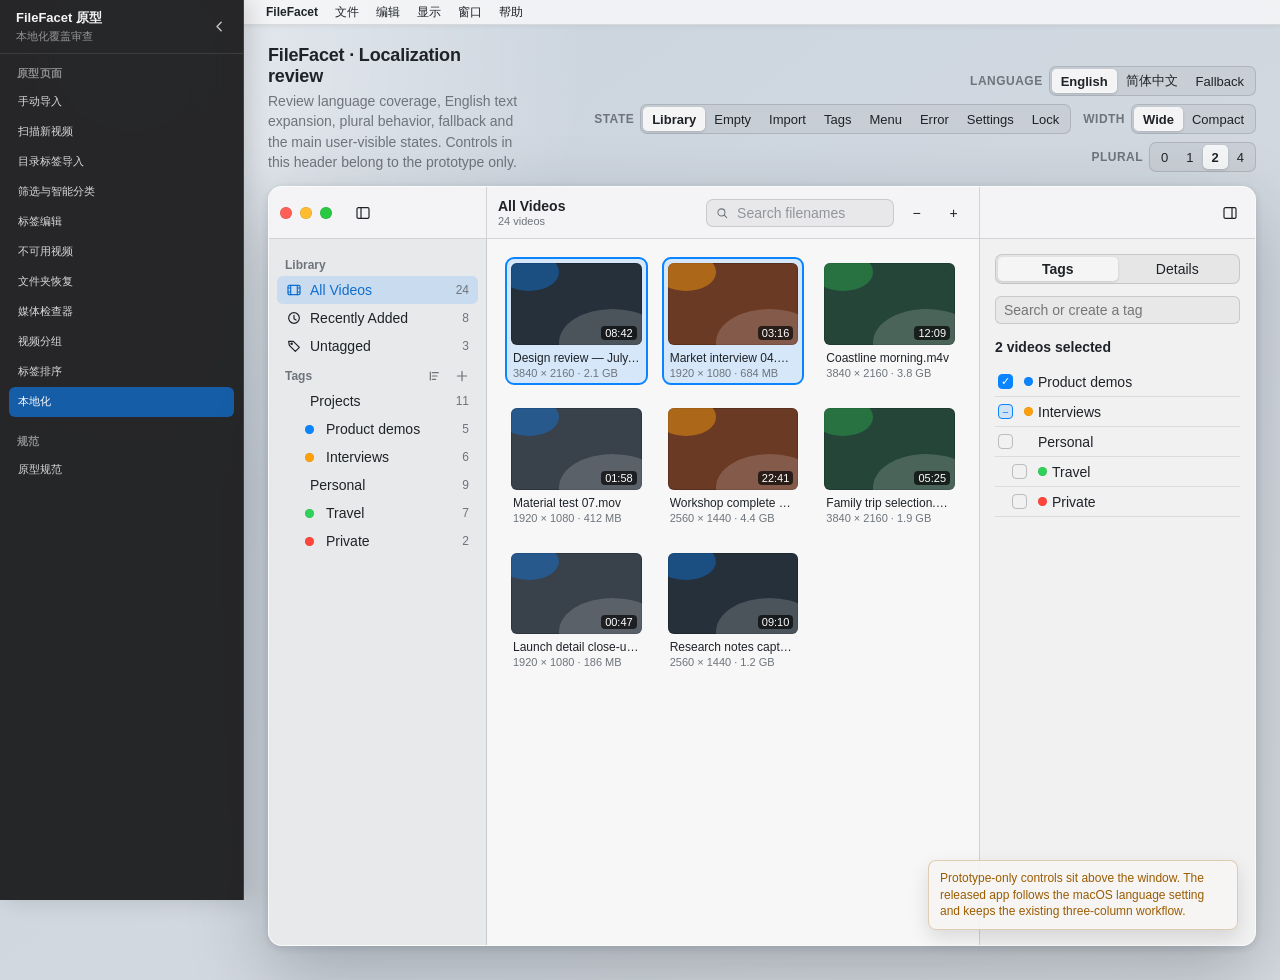
<file: docs/prototypes/localization/index.html>
<!doctype html>
<html lang="en">
<head>
  <meta charset="utf-8">
  <meta name="viewport" content="width=device-width, initial-scale=1">
  <title>FileFacet · Localization review prototype</title>
  <style>
    :root {
      color-scheme: light dark;
      --desktop: #d6dbe1;
      --window: rgba(246, 246, 247, 0.96);
      --toolbar: rgba(245, 245, 246, 0.92);
      --sidebar: rgba(231, 232, 234, 0.94);
      --content: #f7f7f7;
      --inspector: #f1f1f2;
      --text: #1f2328;
      --secondary: #6e747c;
      --tertiary: #90959c;
      --line: rgba(60, 60, 67, 0.18);
      --line-strong: rgba(60, 60, 67, 0.29);
      --accent: #0a84ff;
      --accent-soft: rgba(10, 132, 255, 0.14);
      --danger: #d7352a;
      --success: #21883f;
      --warning: #9b5c00;
      --shadow: 0 28px 74px rgba(25, 31, 40, 0.26), 0 2px 10px rgba(25, 31, 40, 0.14);
      --radius: 14px;
      font-family: BlinkMacSystemFont, "SF Pro Text", "SF Pro Display", sans-serif;
    }

    @media (prefers-color-scheme: dark) {
      :root {
        --desktop: #17191c;
        --window: rgba(43, 43, 46, 0.97);
        --toolbar: rgba(44, 44, 47, 0.94);
        --sidebar: rgba(36, 37, 40, 0.96);
        --content: #1d1e20;
        --inspector: #27282b;
        --text: #f2f2f4;
        --secondary: #afb2b7;
        --tertiary: #858990;
        --line: rgba(235, 235, 245, 0.14);
        --line-strong: rgba(235, 235, 245, 0.25);
        --accent-soft: rgba(10, 132, 255, 0.22);
        --danger: #ff6961;
        --success: #43b75f;
        --warning: #e8a64a;
        --shadow: 0 28px 80px rgba(0, 0, 0, 0.58), 0 2px 10px rgba(0, 0, 0, 0.42);
      }
    }

    * { box-sizing: border-box; }
    [hidden] { display: none !important; }

    html, body {
      min-width: 860px;
      min-height: 720px;
      margin: 0;
      color: var(--text);
      background: var(--desktop);
      font-size: 13px;
    }

    body {
      background:
        radial-gradient(circle at 10% 5%, rgba(255,255,255,.58), transparent 31%),
        linear-gradient(145deg, rgba(186, 202, 219, .44), rgba(220, 222, 225, .16));
    }

    button, input { font: inherit; }
    button { color: inherit; cursor: default; }
    svg { display: block; }

    .review-shell {
      min-height: 100vh;
      padding: 20px 24px 34px;
      font-size: 14px;
    }

    .review-head {
      display: grid;
      grid-template-columns: minmax(250px, 1fr) auto;
      align-items: end;
      gap: 24px;
      width: min(1260px, 100%);
      margin: 0 auto 14px;
    }

    .review-title {
      margin: 0 0 4px;
      font-size: 18px;
      font-weight: 650;
      letter-spacing: -.01em;
    }

    .review-subtitle {
      max-width: 690px;
      margin: 0;
      color: var(--secondary);
      line-height: 1.45;
    }

    .fallback-pill {
      display: inline-flex;
      margin-left: 8px;
      padding: 2px 7px;
      border: 1px solid rgba(155, 92, 0, .35);
      border-radius: 999px;
      color: var(--warning);
      background: rgba(232, 166, 74, .12);
      font-size: 12px;
      font-weight: 600;
      vertical-align: 1px;
    }

    .control-deck {
      display: flex;
      flex-wrap: wrap;
      justify-content: flex-end;
      gap: 8px 12px;
    }

    .control-group {
      display: flex;
      align-items: center;
      gap: 6px;
    }

    .control-label {
      color: var(--secondary);
      font-size: 12px;
      font-weight: 600;
      text-transform: uppercase;
      letter-spacing: .04em;
    }

    .segmented {
      display: inline-flex;
      padding: 2px;
      border: 1px solid var(--line);
      border-radius: 7px;
      background: rgba(127,127,127,.09);
    }

    .segmented button {
      min-height: 24px;
      padding: 2px 9px;
      border: 0;
      border-radius: 5px;
      background: transparent;
      font-size: 13px;
    }

    .segmented button[aria-pressed="true"] {
      background: color-mix(in srgb, var(--window) 95%, white 5%);
      box-shadow: 0 1px 3px rgba(0,0,0,.16), inset 0 0 0 .5px rgba(255,255,255,.32);
      font-weight: 600;
    }

    .prototype-stage {
      position: relative;
      width: min(1260px, 100%);
      height: min(760px, calc(100vh - 134px));
      min-height: 590px;
      margin: 0 auto;
      transition: width 180ms ease;
    }

    .prototype-stage.compact { width: min(960px, 100%); }

    .app-window {
      position: relative;
      display: grid;
      grid-template-columns: 218px minmax(420px, 1fr) 276px;
      grid-template-rows: 52px minmax(0, 1fr);
      width: 100%;
      height: 100%;
      overflow: hidden;
      border: 1px solid rgba(255,255,255,.55);
      border-radius: var(--radius);
      background: var(--window);
      box-shadow: var(--shadow);
      backdrop-filter: blur(28px) saturate(1.32);
    }

    .prototype-stage.compact .app-window {
      grid-template-columns: 196px minmax(360px, 1fr) 248px;
    }

    .titlebar {
      grid-column: 1 / 4;
      display: grid;
      grid-template-columns: 218px minmax(420px, 1fr) 276px;
      border-bottom: 1px solid var(--line);
      background: var(--toolbar);
    }

    .prototype-stage.compact .titlebar {
      grid-template-columns: 196px minmax(360px, 1fr) 248px;
    }

    .title-left,
    .title-center,
    .title-right {
      display: flex;
      min-width: 0;
      align-items: center;
      gap: 8px;
      padding: 0 11px;
    }

    .title-left { border-right: 1px solid var(--line); }
    .title-right { justify-content: flex-end; border-left: 1px solid var(--line); }

    .traffic { display: flex; gap: 8px; margin-right: 8px; }
    .traffic span {
      width: 12px;
      height: 12px;
      border-radius: 50%;
      box-shadow: inset 0 0 0 .5px rgba(0,0,0,.16);
    }
    .traffic .red { background: #ff5f57; }
    .traffic .yellow { background: #febc2e; }
    .traffic .green { background: #28c840; }

    .icon-button {
      display: inline-grid;
      width: 29px;
      height: 28px;
      flex: 0 0 auto;
      place-items: center;
      border: 0;
      border-radius: 6px;
      background: transparent;
    }

    .icon-button:hover { background: rgba(127,127,127,.14); }
    .icon-button:active { background: rgba(127,127,127,.23); }
    .icon-button svg,
    .row-icon,
    .search svg {
      width: 16px;
      height: 16px;
      fill: none;
      stroke: currentColor;
      stroke-width: 1.8;
      stroke-linecap: round;
      stroke-linejoin: round;
    }

    .context-block { min-width: 0; }
    .context-title {
      overflow: hidden;
      margin: 0;
      font-size: 14px;
      font-weight: 650;
      text-overflow: ellipsis;
      white-space: nowrap;
    }
    .context-subtitle {
      margin-top: 1px;
      overflow: hidden;
      color: var(--secondary);
      font-size: 11px;
      text-overflow: ellipsis;
      white-space: nowrap;
    }

    .toolbar-spacer { flex: 1; }

    .search {
      display: flex;
      width: min(188px, 22vw);
      height: 28px;
      align-items: center;
      gap: 6px;
      padding: 0 8px;
      border: 1px solid var(--line);
      border-radius: 7px;
      color: var(--secondary);
      background: rgba(127,127,127,.1);
    }
    .search input {
      width: 100%;
      min-width: 0;
      border: 0;
      outline: 0;
      color: var(--text);
      background: transparent;
    }
    .search input::placeholder { color: var(--tertiary); }

    .sidebar {
      grid-column: 1;
      grid-row: 2;
      min-height: 0;
      overflow: auto;
      padding: 10px 8px 16px;
      border-right: 1px solid var(--line);
      background: var(--sidebar);
    }

    .section-head {
      display: flex;
      height: 27px;
      align-items: center;
      gap: 5px;
      padding: 8px 8px 3px;
      color: var(--secondary);
      font-size: 12px;
      font-weight: 650;
    }
    .section-head .spacer { flex: 1; }
    .section-head button {
      display: grid;
      width: 22px;
      height: 20px;
      place-items: center;
      border: 0;
      border-radius: 4px;
      color: var(--secondary);
      background: transparent;
    }
    .section-head button:hover { background: rgba(127,127,127,.14); }

    .source-row {
      display: grid;
      min-height: 28px;
      grid-template-columns: 18px minmax(0, 1fr) auto;
      align-items: center;
      gap: 6px;
      padding: 3px 9px;
      border-radius: 6px;
    }
    .source-row.selected {
      background: var(--accent-soft);
      color: color-mix(in srgb, var(--accent) 78%, var(--text));
    }
    .source-row .label {
      overflow: hidden;
      text-overflow: ellipsis;
      white-space: nowrap;
    }
    .source-row .count {
      color: var(--secondary);
      font-size: 12px;
      font-variant-numeric: tabular-nums;
    }
    .indent-1 { padding-left: 25px; }
    .indent-2 { padding-left: 42px; }

    .tag-dot {
      width: 9px;
      height: 9px;
      margin-left: 3px;
      border-radius: 50%;
      background: #ff9f0a;
      box-shadow: inset 0 0 0 .5px rgba(0,0,0,.12);
    }
    .tag-dot.blue { background: #0a84ff; }
    .tag-dot.green { background: #30d158; }
    .tag-dot.red { background: #ff453a; }

    .content {
      position: relative;
      grid-column: 2;
      grid-row: 2;
      min-width: 0;
      min-height: 0;
      overflow: hidden;
      background: var(--content);
    }

    .status-strip {
      display: grid;
      min-height: 58px;
      grid-template-columns: 24px minmax(0, 1fr) auto;
      align-items: center;
      gap: 10px;
      padding: 10px 16px;
      border-bottom: 1px solid var(--line);
      background: color-mix(in srgb, var(--content) 88%, var(--accent-soft));
    }
    .status-strip.error {
      background: color-mix(in srgb, var(--content) 90%, rgba(215,53,42,.14));
    }
    .status-icon {
      display: grid;
      width: 24px;
      height: 24px;
      place-items: center;
      border-radius: 50%;
      color: var(--accent);
      background: var(--accent-soft);
    }
    .status-strip.error .status-icon {
      color: var(--danger);
      background: rgba(215,53,42,.12);
    }
    .status-title { font-weight: 650; }
    .status-detail { margin-top: 2px; color: var(--secondary); font-size: 12px; line-height: 1.35; }
    .status-action {
      min-height: 25px;
      padding: 3px 10px;
      border: 1px solid var(--line-strong);
      border-radius: 6px;
      background: var(--window);
    }

    .progress-track {
      height: 3px;
      background: rgba(127,127,127,.15);
    }
    .progress-fill {
      width: 62%;
      height: 100%;
      background: var(--accent);
      animation: progressPulse 1.8s ease-in-out infinite alternate;
    }
    @keyframes progressPulse {
      from { opacity: .58; }
      to { opacity: 1; }
    }

    .grid-scroll {
      height: 100%;
      overflow: auto;
      padding: 18px;
    }
    .status-strip:not([hidden]) + .progress-track + .grid-scroll,
    .status-strip:not([hidden]) + .grid-scroll {
      height: calc(100% - 58px);
    }
    .status-strip:not([hidden]) + .progress-track + .grid-scroll {
      height: calc(100% - 61px);
    }

    .video-grid {
      display: grid;
      grid-template-columns: repeat(auto-fill, minmax(138px, 1fr));
      gap: 17px 14px;
    }

    .video-card {
      min-width: 0;
      padding: 4px;
      border: 2px solid transparent;
      border-radius: 9px;
    }
    .video-card.selected {
      border-color: var(--accent);
      background: var(--accent-soft);
    }
    .thumbnail {
      position: relative;
      aspect-ratio: 16 / 10;
      overflow: hidden;
      border-radius: 6px;
      background: #26303a;
      box-shadow: inset 0 0 0 1px rgba(0,0,0,.18);
    }
    .thumbnail::before,
    .thumbnail::after {
      content: "";
      position: absolute;
      border-radius: 50%;
    }
    .thumbnail::before {
      width: 82%;
      height: 82%;
      right: -19%;
      bottom: -38%;
      background: rgba(255,255,255,.17);
    }
    .thumbnail::after {
      width: 46%;
      height: 46%;
      left: -9%;
      top: -12%;
      background: rgba(10,132,255,.36);
    }
    .thumbnail.warm { background: #6b3a25; }
    .thumbnail.warm::after { background: rgba(255,159,10,.44); }
    .thumbnail.green { background: #254538; }
    .thumbnail.green::after { background: rgba(48,209,88,.32); }
    .thumbnail.slate { background: #39414b; }
    .duration {
      position: absolute;
      right: 5px;
      bottom: 5px;
      z-index: 2;
      padding: 1px 4px;
      border-radius: 4px;
      color: white;
      background: rgba(0,0,0,.68);
      font-size: 11px;
      font-variant-numeric: tabular-nums;
    }
    .video-name {
      overflow: hidden;
      margin: 6px 2px 0;
      font-size: 12px;
      text-overflow: ellipsis;
      white-space: nowrap;
    }
    .video-meta { margin: 2px 2px 0; color: var(--secondary); font-size: 11px; }

    .empty-state {
      display: grid;
      height: 100%;
      place-content: center;
      justify-items: center;
      padding: 42px;
      text-align: center;
    }
    .empty-icon {
      display: grid;
      width: 64px;
      height: 64px;
      margin-bottom: 14px;
      place-items: center;
      border-radius: 16px;
      color: var(--secondary);
      background: rgba(127,127,127,.1);
    }
    .empty-icon svg { width: 32px; height: 32px; fill: none; stroke: currentColor; stroke-width: 1.4; }
    .empty-state h2 { margin: 0; font-size: 16px; }
    .empty-state p { max-width: 410px; margin: 8px 0 0; color: var(--secondary); line-height: 1.48; }
    .shortcut {
      display: inline-block;
      margin-top: 13px;
      padding: 3px 7px;
      border: 1px solid var(--line);
      border-radius: 5px;
      background: rgba(127,127,127,.08);
      font-size: 12px;
    }

    .inspector {
      grid-column: 3;
      grid-row: 2;
      display: flex;
      min-width: 0;
      min-height: 0;
      flex-direction: column;
      border-left: 1px solid var(--line);
      background: var(--inspector);
    }
    .inspector-body { flex: 1; min-height: 0; overflow: auto; padding: 15px; }
    .inspector-tabs {
      display: grid;
      grid-template-columns: 1fr 1fr;
      margin-bottom: 12px;
      padding: 2px;
      border: 1px solid var(--line);
      border-radius: 7px;
      background: rgba(127,127,127,.09);
    }
    .inspector-tabs button {
      height: 24px;
      border: 0;
      border-radius: 5px;
      background: transparent;
    }
    .inspector-tabs button.active {
      background: var(--window);
      box-shadow: 0 1px 3px rgba(0,0,0,.13);
      font-weight: 600;
    }
    .inspector-search {
      width: 100%;
      height: 28px;
      margin-bottom: 13px;
      padding: 0 8px;
      border: 1px solid var(--line);
      border-radius: 6px;
      outline: 0;
      color: var(--text);
      background: rgba(127,127,127,.08);
    }
    .selection-heading { margin: 2px 0 12px; font-size: 14px; font-weight: 650; }
    .tag-check {
      display: grid;
      min-height: 30px;
      grid-template-columns: 16px 10px minmax(0,1fr);
      align-items: center;
      gap: 7px;
      padding: 4px 3px;
      border-bottom: 1px solid color-mix(in srgb, var(--line) 65%, transparent);
    }
    .check {
      display: grid;
      width: 15px;
      height: 15px;
      place-items: center;
      border: 1px solid var(--line-strong);
      border-radius: 4px;
      color: white;
      background: transparent;
      font-size: var(--prototype-caption-font-size);
    }
    .check.on { border-color: var(--accent); background: var(--accent); }
    .check.mixed { border-color: var(--accent); color: var(--accent); background: var(--accent-soft); }
    .tag-check.indent { padding-left: 17px; }
    .details { display: grid; grid-template-columns: auto minmax(0,1fr); gap: 9px 12px; }
    .details dt { color: var(--secondary); }
    .details dd { overflow: hidden; margin: 0; text-overflow: ellipsis; white-space: nowrap; }
    .filename { margin: 0 0 15px; overflow-wrap: anywhere; font-size: 14px; font-weight: 650; }

    .draft-actions {
      padding: 11px 15px 14px;
      border-top: 1px solid var(--line);
      background: color-mix(in srgb, var(--inspector) 92%, var(--window));
    }
    .draft-summary { min-height: 32px; color: var(--secondary); font-size: 12px; line-height: 1.35; }
    .button-row { display: flex; justify-content: flex-end; gap: 8px; }
    .mac-button {
      min-height: 26px;
      padding: 3px 12px;
      border: 1px solid var(--line-strong);
      border-radius: 6px;
      background: var(--window);
    }
    .mac-button.primary { border-color: var(--accent); color: white; background: var(--accent); }

    .settings {
      grid-column: 1 / 4;
      grid-row: 2;
      display: grid;
      grid-template-columns: 190px minmax(0, 1fr);
      min-height: 0;
      background: var(--content);
    }
    .settings-nav {
      padding: 12px 9px;
      border-right: 1px solid var(--line);
      background: var(--sidebar);
    }
    .settings-detail { overflow: auto; padding: 36px 44px; }
    .settings-detail h1 { margin: 0 0 22px; font-size: 23px; }
    .form-group {
      max-width: 650px;
      overflow: hidden;
      border: 1px solid var(--line);
      border-radius: 10px;
      background: var(--window);
    }
    .form-row {
      display: grid;
      min-height: 48px;
      grid-template-columns: minmax(160px, 1fr) auto;
      align-items: center;
      gap: 24px;
      padding: 10px 14px;
      border-bottom: 1px solid var(--line);
    }
    .form-row:last-child { border-bottom: 0; }
    .toggle {
      width: 34px;
      height: 20px;
      padding: 2px;
      border: 0;
      border-radius: 999px;
      background: var(--accent);
    }
    .toggle::after {
      content: "";
      display: block;
      width: 16px;
      height: 16px;
      margin-left: 14px;
      border-radius: 50%;
      background: white;
      box-shadow: 0 1px 3px rgba(0,0,0,.26);
    }
    .select-like {
      min-width: 128px;
      padding: 4px 24px 4px 9px;
      border: 1px solid var(--line-strong);
      border-radius: 6px;
      background: var(--window);
    }
    .form-note { max-width: 650px; margin: 10px 2px; color: var(--secondary); line-height: 1.45; }
    .about-block { display: flex; align-items: center; gap: 18px; margin-bottom: 26px; }
    .about-block img { width: 66px; height: 66px; border-radius: 14px; }
    .about-block h2 { margin: 0 0 4px; font-size: 20px; }
    .about-block p { margin: 0; color: var(--secondary); }

    .alert-backdrop {
      position: absolute;
      z-index: 20;
      inset: 52px 0 0;
      display: grid;
      place-items: center;
      background: rgba(20,22,26,.2);
      backdrop-filter: blur(2px);
    }

    .menu-popover {
      position: absolute;
      z-index: 24;
      top: 43px;
      left: 84px;
      width: 286px;
      padding: 5px;
      border: 1px solid rgba(255,255,255,.46);
      border-radius: 8px;
      background: color-mix(in srgb, var(--window) 97%, transparent);
      box-shadow: 0 16px 38px rgba(0,0,0,.28), 0 2px 7px rgba(0,0,0,.14);
      backdrop-filter: blur(26px) saturate(1.3);
    }
    .menu-command {
      display: grid;
      width: 100%;
      min-height: 25px;
      grid-template-columns: minmax(0,1fr) auto;
      align-items: center;
      gap: 18px;
      padding: 3px 9px;
      border: 0;
      border-radius: 5px;
      background: transparent;
      text-align: left;
    }
    .menu-command:hover { color: white; background: var(--accent); }
    .menu-command span:first-child { overflow: hidden; text-overflow: ellipsis; white-space: nowrap; }
    .menu-shortcut { color: var(--secondary); font-variant-numeric: tabular-nums; }
    .menu-command:hover .menu-shortcut { color: rgba(255,255,255,.85); }
    .menu-divider { height: 1px; margin: 4px 6px; background: var(--line); }

    .lock-state {
      grid-column: 1 / 4;
      grid-row: 2;
      display: grid;
      place-content: center;
      justify-items: center;
      padding: 48px;
      text-align: center;
      background: var(--content);
    }
    .lock-state .empty-icon { color: var(--accent); background: var(--accent-soft); }
    .lock-state h1 { margin: 0; font-size: 20px; }
    .lock-state p { max-width: 460px; margin: 8px 0 20px; color: var(--secondary); line-height: 1.48; }
    .alert {
      width: min(420px, calc(100% - 48px));
      padding: 22px;
      border: 1px solid rgba(255,255,255,.52);
      border-radius: 13px;
      background: color-mix(in srgb, var(--window) 97%, transparent);
      box-shadow: 0 24px 54px rgba(0,0,0,.32);
    }
    .alert h2 { margin: 0 0 7px; font-size: 15px; }
    .alert p { margin: 0; color: var(--secondary); line-height: 1.45; }
    .alert .button-row { margin-top: 20px; }

    .review-note {
      position: absolute;
      right: 18px;
      bottom: 16px;
      z-index: 30;
      max-width: 310px;
      padding: 9px 11px;
      border: 1px solid rgba(155,92,0,.27);
      border-radius: 8px;
      color: var(--warning);
      background: color-mix(in srgb, var(--window) 91%, rgba(232,166,74,.18));
      box-shadow: 0 8px 20px rgba(0,0,0,.12);
      font-size: 12px;
      line-height: 1.4;
      pointer-events: none;
    }

    @media (max-height: 790px) {
      .review-shell { padding-top: 12px; }
      .prototype-stage { height: calc(100vh - 112px); }
      .review-subtitle { display: none; }
    }
  </style>
  <link rel="stylesheet" href="../prototype-shell.css">
</head>
<body data-prototype-page="localization" data-prototype-subtitle="本地化覆盖审查">
  <svg width="0" height="0" aria-hidden="true">
    <symbol id="i-sidebar" viewBox="0 0 24 24"><rect x="3" y="4" width="18" height="16" rx="2"/><path d="M9 4v16"/></symbol>
    <symbol id="i-inspector" viewBox="0 0 24 24"><rect x="3" y="4" width="18" height="16" rx="2"/><path d="M15 4v16"/></symbol>
    <symbol id="i-search" viewBox="0 0 24 24"><circle cx="11" cy="11" r="6"/><path d="m16 16 4 4"/></symbol>
    <symbol id="i-film" viewBox="0 0 24 24"><rect x="3" y="5" width="18" height="14" rx="2"/><path d="M7 5v14M17 5v14M3 9h4M3 15h4M17 9h4M17 15h4"/></symbol>
    <symbol id="i-clock" viewBox="0 0 24 24"><circle cx="12" cy="12" r="8"/><path d="M12 8v5l3 2"/></symbol>
    <symbol id="i-tag" viewBox="0 0 24 24"><path d="M4 5h7l9 9-6 6-9-9Z"/><circle cx="8.5" cy="8.5" r="1"/></symbol>
    <symbol id="i-folder" viewBox="0 0 24 24"><path d="M3 7h7l2 2h9v10H3Z"/></symbol>
    <symbol id="i-plus" viewBox="0 0 24 24"><path d="M12 5v14M5 12h14"/></symbol>
    <symbol id="i-sort" viewBox="0 0 24 24"><path d="M8 7h9M8 12h7M8 17h5M5 6v12"/></symbol>
    <symbol id="i-alert" viewBox="0 0 24 24"><path d="M12 4 3.5 19h17Z"/><path d="M12 9v4M12 16h.01"/></symbol>
    <symbol id="i-lock" viewBox="0 0 24 24"><rect x="5" y="10" width="14" height="10" rx="2"/><path d="M8 10V8a4 4 0 0 1 8 0v2"/></symbol>
    <symbol id="i-info" viewBox="0 0 24 24"><circle cx="12" cy="12" r="9"/><path d="M12 11v6M12 7h.01"/></symbol>
    <symbol id="i-back" viewBox="0 0 24 24"><path d="m15 5-7 7 7 7"/></symbol>
  </svg>

  <main class="review-shell prototype-content prototype-review-surface">
    <header class="review-head">
      <div>
        <h1 class="review-title">FileFacet · Localization review</h1>
        <p class="review-subtitle">
          Review language coverage, English text expansion, plural behavior, fallback and the main user-visible states.
          Controls in this header belong to the prototype only.
          <span id="fallbackPill" class="fallback-pill" hidden>English fallback</span>
        </p>
      </div>

      <div class="control-deck" aria-label="Prototype controls">
        <div class="control-group">
          <span class="control-label">Language</span>
          <div class="segmented" id="localeControl">
            <button data-locale="en" aria-pressed="true">English</button>
            <button data-locale="zh" aria-pressed="false">简体中文</button>
            <button data-locale="fallback" aria-pressed="false">Fallback</button>
          </div>
        </div>
        <div class="control-group">
          <span class="control-label">State</span>
          <div class="segmented" id="sceneControl">
            <button data-scene="library" aria-pressed="true">Library</button>
            <button data-scene="empty" aria-pressed="false">Empty</button>
            <button data-scene="import" aria-pressed="false">Import</button>
            <button data-scene="tags" aria-pressed="false">Tags</button>
            <button data-scene="menu" aria-pressed="false">Menu</button>
            <button data-scene="error" aria-pressed="false">Error</button>
            <button data-scene="settings" aria-pressed="false">Settings</button>
            <button data-scene="lock" aria-pressed="false">Lock</button>
          </div>
        </div>
        <div class="control-group">
          <span class="control-label">Width</span>
          <div class="segmented" id="widthControl">
            <button data-width="wide" aria-pressed="true">Wide</button>
            <button data-width="compact" aria-pressed="false">Compact</button>
          </div>
        </div>
        <div class="control-group">
          <span class="control-label">Plural</span>
          <div class="segmented" id="countControl">
            <button data-count="0" aria-pressed="false">0</button>
            <button data-count="1" aria-pressed="false">1</button>
            <button data-count="2" aria-pressed="true">2</button>
            <button data-count="4" aria-pressed="false">4</button>
          </div>
        </div>
      </div>
    </header>

    <section class="prototype-stage" id="prototypeStage">
      <div class="app-window">
        <header class="titlebar">
          <div class="title-left">
            <div class="traffic" aria-hidden="true">
              <span class="red"></span><span class="yellow"></span><span class="green"></span>
            </div>
            <button class="icon-button" aria-label="Toggle sidebar"><svg><use href="#i-sidebar"/></svg></button>
          </div>

          <div class="title-center">
            <button class="icon-button" id="backButton" hidden aria-label="Back"><svg><use href="#i-back"/></svg></button>
            <div class="context-block">
              <p class="context-title" data-i18n="library.allVideos">All Videos</p>
              <div class="context-subtitle" id="contextCount">24 videos</div>
            </div>
            <div class="toolbar-spacer"></div>
            <label class="search" id="searchBox">
              <svg><use href="#i-search"/></svg>
              <input data-i18n-placeholder="search.filename" placeholder="Search filenames">
            </label>
            <button class="icon-button" id="zoomOut" aria-label="Decrease thumbnail size">−</button>
            <button class="icon-button" id="zoomIn" aria-label="Increase thumbnail size">+</button>
          </div>

          <div class="title-right">
            <button class="icon-button" aria-label="Toggle inspector"><svg><use href="#i-inspector"/></svg></button>
          </div>
        </header>

        <aside class="sidebar" id="sidebar">
          <div class="section-head" data-i18n="sidebar.library">Library</div>
          <div class="source-row selected">
            <svg class="row-icon"><use href="#i-film"/></svg>
            <span class="label" data-i18n="library.allVideos">All Videos</span>
            <span class="count">24</span>
          </div>
          <div class="source-row">
            <svg class="row-icon"><use href="#i-clock"/></svg>
            <span class="label" data-i18n="library.recent">Recently Added</span>
            <span class="count">8</span>
          </div>
          <div class="source-row">
            <svg class="row-icon"><use href="#i-tag"/></svg>
            <span class="label" data-i18n="library.untagged">Untagged</span>
            <span class="count">3</span>
          </div>

          <div class="section-head">
            <span data-i18n="sidebar.tags">Tags</span>
            <span class="spacer"></span>
            <button aria-label="Sort tags"><svg class="row-icon"><use href="#i-sort"/></svg></button>
            <button aria-label="New tag"><svg class="row-icon"><use href="#i-plus"/></svg></button>
          </div>
          <div class="source-row">
            <span></span><span class="label">Projects</span><span class="count">11</span>
          </div>
          <div class="source-row indent-1">
            <span class="tag-dot blue"></span><span class="label">Product demos</span><span class="count">5</span>
          </div>
          <div class="source-row indent-1">
            <span class="tag-dot"></span><span class="label">Interviews</span><span class="count">6</span>
          </div>
          <div class="source-row">
            <span></span><span class="label">Personal</span><span class="count">9</span>
          </div>
          <div class="source-row indent-1">
            <span class="tag-dot green"></span><span class="label">Travel</span><span class="count">7</span>
          </div>
          <div class="source-row indent-1">
            <span class="tag-dot red"></span><span class="label">Private</span><span class="count">2</span>
          </div>
        </aside>

        <section class="content" id="libraryContent">
          <div class="status-strip" id="importStatus" hidden>
            <div class="status-icon"><svg class="row-icon"><use href="#i-folder"/></svg></div>
            <div>
              <div class="status-title" data-i18n="import.title">Importing selected items</div>
              <div class="status-detail" data-i18n="import.detail">Scanning item 2 of 3… 18 videos found.</div>
            </div>
            <button class="status-action" data-i18n="action.cancel">Cancel</button>
          </div>
          <div class="progress-track" id="importProgress" hidden><div class="progress-fill"></div></div>

          <div class="status-strip error" id="errorStatus" hidden>
            <div class="status-icon"><svg class="row-icon"><use href="#i-alert"/></svg></div>
            <div>
              <div class="status-title" data-i18n="error.title">The import could not be completed</div>
              <div class="status-detail" data-i18n="error.detail">Videos already added remain in your library. Check access and try the remaining items again.</div>
            </div>
            <button class="status-action" data-i18n="action.retry">Try Again</button>
          </div>

          <div class="grid-scroll" id="gridScroll">
            <div class="video-grid" id="videoGrid">
              <article class="video-card selected">
                <div class="thumbnail"><span class="duration">08:42</span></div>
                <div class="video-name">Design review — July.mov</div>
                <div class="video-meta">3840 × 2160 · 2.1 GB</div>
              </article>
              <article class="video-card selected">
                <div class="thumbnail warm"><span class="duration">03:16</span></div>
                <div class="video-name">Market interview 04.mp4</div>
                <div class="video-meta">1920 × 1080 · 684 MB</div>
              </article>
              <article class="video-card">
                <div class="thumbnail green"><span class="duration">12:09</span></div>
                <div class="video-name">Coastline morning.m4v</div>
                <div class="video-meta">3840 × 2160 · 3.8 GB</div>
              </article>
              <article class="video-card">
                <div class="thumbnail slate"><span class="duration">01:58</span></div>
                <div class="video-name">Material test 07.mov</div>
                <div class="video-meta">1920 × 1080 · 412 MB</div>
              </article>
              <article class="video-card">
                <div class="thumbnail warm"><span class="duration">22:41</span></div>
                <div class="video-name">Workshop complete session.mp4</div>
                <div class="video-meta">2560 × 1440 · 4.4 GB</div>
              </article>
              <article class="video-card">
                <div class="thumbnail green"><span class="duration">05:25</span></div>
                <div class="video-name">Family trip selection.mov</div>
                <div class="video-meta">3840 × 2160 · 1.9 GB</div>
              </article>
              <article class="video-card">
                <div class="thumbnail slate"><span class="duration">00:47</span></div>
                <div class="video-name">Launch detail close-up.mp4</div>
                <div class="video-meta">1920 × 1080 · 186 MB</div>
              </article>
              <article class="video-card">
                <div class="thumbnail"><span class="duration">09:10</span></div>
                <div class="video-name">Research notes capture.mov</div>
                <div class="video-meta">2560 × 1440 · 1.2 GB</div>
              </article>
            </div>
          </div>

          <div class="empty-state" id="emptyState" hidden>
            <div class="empty-icon"><svg><use href="#i-film"/></svg></div>
            <h2 data-i18n="empty.title">Import videos and folders</h2>
            <p data-i18n="empty.detail">Choose File > Import Videos and Folders…, press ⇧⌘I, or drag videos and folders into this window.</p>
            <span class="shortcut">⇧⌘I</span>
          </div>
        </section>

        <aside class="inspector" id="inspector">
          <div class="inspector-body">
            <div class="inspector-tabs">
              <button class="active" data-panel="tags" data-i18n="inspector.tags">Tags</button>
              <button data-panel="details" data-i18n="inspector.details">Details</button>
            </div>

            <div id="tagPanel">
              <input class="inspector-search" data-i18n-placeholder="tag.search" placeholder="Search or create a tag">
              <div class="selection-heading" id="selectionHeading">2 videos selected</div>
              <div class="tag-check"><span class="check on">✓</span><span class="tag-dot blue"></span><span>Product demos</span></div>
              <div class="tag-check"><span class="check mixed">−</span><span class="tag-dot"></span><span>Interviews</span></div>
              <div class="tag-check"><span class="check"></span><span></span><span>Personal</span></div>
              <div class="tag-check indent"><span class="check"></span><span class="tag-dot green"></span><span>Travel</span></div>
              <div class="tag-check indent"><span class="check"></span><span class="tag-dot red"></span><span>Private</span></div>
            </div>

            <div id="detailPanel" hidden>
              <p class="filename">Design review — July.mov</p>
              <dl class="details">
                <dt data-i18n="detail.format">Format</dt><dd>MOV</dd>
                <dt data-i18n="detail.size">Size</dt><dd>2.1 GB</dd>
                <dt data-i18n="detail.duration">Duration</dt><dd>08:42</dd>
                <dt data-i18n="detail.resolution">Resolution</dt><dd>3840 × 2160</dd>
                <dt data-i18n="detail.created">Created</dt><dd>Jul 26, 2026 at 10:18 AM</dd>
                <dt data-i18n="detail.modified">Modified</dt><dd>Jul 29, 2026 at 7:42 PM</dd>
                <dt data-i18n="detail.path">Full Path</dt><dd>/Volumes/Media/Projects/Design review — July.mov</dd>
              </dl>
            </div>
          </div>

          <footer class="draft-actions" id="draftActions">
            <div class="draft-summary" data-i18n="tag.draft">Add 1 tag and remove 1 tag. Changes have not been applied.</div>
            <div class="button-row">
              <button class="mac-button" data-i18n="action.cancel">Cancel</button>
              <button class="mac-button primary" data-i18n="action.apply">Apply</button>
            </div>
          </footer>
        </aside>

        <section class="settings" id="settingsView" hidden>
          <nav class="settings-nav">
            <div class="source-row selected" data-settings-section="privacy">
              <svg class="row-icon"><use href="#i-lock"/></svg>
              <span class="label" data-i18n="settings.privacy">Privacy</span>
            </div>
            <div class="source-row" data-settings-section="about">
              <svg class="row-icon"><use href="#i-info"/></svg>
              <span class="label" data-i18n="settings.about">About</span>
            </div>
          </nav>

          <div class="settings-detail" id="privacySettings">
            <h1 data-i18n="settings.privacy">Privacy</h1>
            <div class="form-group">
              <div class="form-row">
                <span data-i18n="settings.enableLock">Enable App Lock</span>
                <button class="toggle" aria-label="Enable App Lock"></button>
              </div>
              <div class="form-row">
                <span data-i18n="settings.lockAfter">Lock After Inactivity</span>
                <button class="select-like" data-i18n="settings.fiveMinutes">5 Minutes</button>
              </div>
            </div>
            <p class="form-note" data-i18n="settings.lockNote">When enabled, use Touch ID or your Mac login password to authenticate. Video and tag information is always hidden when the app switches away.</p>
          </div>

          <div class="settings-detail" id="aboutSettings" hidden>
            <h1 data-i18n="settings.about">About</h1>
            <div class="about-block">
              <img src="../../../Resources/AppIconSource.png" alt="">
              <div><h2>FileFacet</h2><p data-i18n="about.version">Version 1.0.2 (Build 3)</p></div>
            </div>
            <div class="form-group">
              <div class="form-row"><span data-i18n="about.minimum">Minimum System Requirement</span><span>macOS 14.0</span></div>
              <div class="form-row"><span data-i18n="about.data">Data and Videos</span><span data-i18n="about.local">Stored locally · Original videos are read-only</span></div>
            </div>
          </div>
        </section>

        <section class="lock-state" id="lockState" hidden>
          <div class="empty-icon"><svg><use href="#i-lock"/></svg></div>
          <h1 data-i18n="lock.title">FileFacet is Locked</h1>
          <p data-i18n="lock.detail">Continue with Touch ID or your Mac login password to view videos and tags.</p>
          <button class="mac-button primary" data-i18n="lock.action">Unlock</button>
        </section>

        <div class="menu-popover" id="fileMenuPopover" hidden>
          <button class="menu-command"><span data-i18n="menu.import">Import Videos and Folders…</span><span class="menu-shortcut">⇧⌘I</span></button>
          <button class="menu-command"><span data-i18n="menu.newTag">New Tag…</span><span class="menu-shortcut">⇧⌘N</span></button>
          <div class="menu-divider"></div>
          <button class="menu-command"><span data-i18n="menu.close">Close Window</span><span class="menu-shortcut">⌘W</span></button>
        </div>

        <div class="alert-backdrop" id="alertBackdrop" hidden>
          <section class="alert" role="alertdialog" aria-modal="true">
            <h2 data-i18n="error.dialogTitle">The selected items could not be accessed</h2>
            <p data-i18n="error.dialogDetail">FileFacet could not retain permission to read these items. Choose the videos or folders again and confirm access.</p>
            <div class="button-row">
              <button class="mac-button" data-i18n="action.cancel">Cancel</button>
              <button class="mac-button primary" data-i18n="action.chooseAgain">Choose Again</button>
            </div>
          </section>
        </div>
      </div>

      <div class="review-note" id="reviewNote">
        Prototype-only controls sit above the window. The released app follows the macOS language setting and keeps the existing three-column workflow.
      </div>
    </section>
  </main>

  <script src="../prototype-shell.js"></script>
  <script>
    const copy = {
      en: {
        "sidebar.library": "Library",
        "sidebar.tags": "Tags",
        "library.allVideos": "All Videos",
        "library.recent": "Recently Added",
        "library.untagged": "Untagged",
        "search.filename": "Search filenames",
        "import.title": "Importing selected items",
        "import.detail": "Scanning item 2 of 3… 18 videos found.",
        "error.title": "The import could not be completed",
        "error.detail": "Videos already added remain in your library. Check access and try the remaining items again.",
        "empty.title": "Import videos and folders",
        "empty.detail": "Choose File > Import Videos and Folders…, press ⇧⌘I, or drag videos and folders into this window.",
        "inspector.tags": "Tags",
        "inspector.details": "Details",
        "tag.search": "Search or create a tag",
        "tag.draft": "Add 1 tag and remove 1 tag. Changes have not been applied.",
        "detail.format": "Format",
        "detail.size": "Size",
        "detail.duration": "Duration",
        "detail.resolution": "Resolution",
        "detail.created": "Created",
        "detail.modified": "Modified",
        "detail.path": "Full Path",
        "settings.privacy": "Privacy",
        "settings.about": "About",
        "settings.enableLock": "Enable App Lock",
        "settings.lockAfter": "Lock After Inactivity",
        "settings.fiveMinutes": "5 Minutes",
        "settings.lockNote": "When enabled, use Touch ID or your Mac login password to authenticate. Video and tag information is always hidden when the app switches away.",
        "lock.title": "FileFacet is Locked",
        "lock.detail": "Continue with Touch ID or your Mac login password to view videos and tags.",
        "lock.action": "Unlock",
        "menu.import": "Import Videos and Folders…",
        "menu.newTag": "New Tag…",
        "menu.close": "Close Window",
        "about.version": "Version 1.0.2 (Build 3)",
        "about.minimum": "Minimum System Requirement",
        "about.data": "Data and Videos",
        "about.local": "Stored locally · Original videos are read-only",
        "error.dialogTitle": "The selected items could not be accessed",
        "error.dialogDetail": "FileFacet could not retain permission to read these items. Choose the videos or folders again and confirm access.",
        "action.cancel": "Cancel",
        "action.retry": "Try Again",
        "action.apply": "Apply",
        "action.chooseAgain": "Choose Again"
      },
      zh: {
        "sidebar.library": "资料库",
        "sidebar.tags": "标签",
        "library.allVideos": "全部视频",
        "library.recent": "最近添加",
        "library.untagged": "未打标签",
        "search.filename": "搜索文件名",
        "import.title": "正在导入所选项目",
        "import.detail": "正在扫描第 2 / 3 个项目…已发现 18 个视频。",
        "error.title": "视频导入未完成",
        "error.detail": "已经加入的视频会保留。请检查访问权限，然后重试剩余项目。",
        "empty.title": "导入视频与文件夹",
        "empty.detail": "选择“文件 > 导入视频与文件夹…”、使用 ⇧⌘I，或直接将视频、文件夹拖到这里。",
        "inspector.tags": "标签",
        "inspector.details": "详情",
        "tag.search": "搜索或新建标签",
        "tag.draft": "添加 1 个标签并移除 1 个标签，尚未应用。",
        "detail.format": "格式",
        "detail.size": "大小",
        "detail.duration": "时长",
        "detail.resolution": "分辨率",
        "detail.created": "创建时间",
        "detail.modified": "修改时间",
        "detail.path": "完整路径",
        "settings.privacy": "隐私",
        "settings.about": "关于",
        "settings.enableLock": "启用应用锁",
        "settings.lockAfter": "闲置后锁定",
        "settings.fiveMinutes": "5 分钟",
        "settings.lockNote": "开启时使用 Touch ID 或 Mac 登录密码验证。应用切换时始终隐藏窗口中的视频与标签信息。",
        "lock.title": "FileFacet 已锁定",
        "lock.detail": "通过 Touch ID 或 Mac 登录密码继续查看视频与标签。",
        "lock.action": "解锁",
        "menu.import": "导入视频与文件夹…",
        "menu.newTag": "新建标签…",
        "menu.close": "关闭窗口",
        "about.version": "版本 1.0.2（构建 3）",
        "about.minimum": "最低系统要求",
        "about.data": "数据与视频",
        "about.local": "本地保存 · 原视频只读",
        "error.dialogTitle": "无法访问所选项目",
        "error.dialogDetail": "FileFacet 无法保留这些项目的读取权限。请重新选择视频或文件夹并确认访问。",
        "action.cancel": "取消",
        "action.retry": "重试",
        "action.apply": "应用",
        "action.chooseAgain": "重新选择"
      }
    };

    const state = {
      locale: "en",
      scene: "library",
      width: "wide",
      count: 2,
      panel: "tags",
      settingsSection: "privacy"
    };

    const stage = document.getElementById("prototypeStage");
    const fallbackPill = document.getElementById("fallbackPill");
    const libraryContent = document.getElementById("libraryContent");
    const sidebar = document.getElementById("sidebar");
    const inspector = document.getElementById("inspector");
    const settingsView = document.getElementById("settingsView");
    const videoGrid = document.getElementById("videoGrid");
    const gridScroll = document.getElementById("gridScroll");
    const emptyState = document.getElementById("emptyState");
    const importStatus = document.getElementById("importStatus");
    const importProgress = document.getElementById("importProgress");
    const errorStatus = document.getElementById("errorStatus");
    const alertBackdrop = document.getElementById("alertBackdrop");
    const backButton = document.getElementById("backButton");
    const searchBox = document.getElementById("searchBox");
    const zoomOut = document.getElementById("zoomOut");
    const zoomIn = document.getElementById("zoomIn");
    const draftActions = document.getElementById("draftActions");
    const reviewNote = document.getElementById("reviewNote");
    const fileMenuPopover = document.getElementById("fileMenuPopover");
    const lockState = document.getElementById("lockState");

    function activeLocale() {
      return state.locale === "zh" ? "zh" : "en";
    }

    function selectedVideoCopy(count) {
      if (activeLocale() === "zh") return `已选择 ${count} 个视频`;
      return count === 1 ? "1 video selected" : `${count} videos selected`;
    }

    function libraryCountCopy(count) {
      if (activeLocale() === "zh") return `${count} 个视频`;
      return count === 1 ? "1 video" : `${count} videos`;
    }

    function applyCopy() {
      const localeCopy = copy[activeLocale()];
      document.documentElement.lang = activeLocale() === "zh" ? "zh-CN" : "en";
      document.querySelectorAll("[data-i18n]").forEach((element) => {
        const value = localeCopy[element.dataset.i18n];
        if (value) element.textContent = value;
      });
      document.querySelectorAll("[data-i18n-placeholder]").forEach((element) => {
        const value = localeCopy[element.dataset.i18nPlaceholder];
        if (value) element.placeholder = value;
      });
      document.getElementById("selectionHeading").textContent = selectedVideoCopy(state.count);
      document.getElementById("contextCount").textContent = libraryCountCopy(24);
      fallbackPill.hidden = state.locale !== "fallback";
    }

    function applyScene() {
      const settings = state.scene === "settings";
      const empty = state.scene === "empty";
      const importing = state.scene === "import";
      const tags = state.scene === "tags";
      const menu = state.scene === "menu";
      const error = state.scene === "error";
      const lock = state.scene === "lock";

      libraryContent.hidden = settings || lock;
      sidebar.hidden = settings || lock;
      inspector.hidden = settings || empty || lock;
      settingsView.hidden = !settings;
      lockState.hidden = !lock;
      fileMenuPopover.hidden = !menu;
      videoGrid.hidden = empty;
      gridScroll.hidden = empty;
      emptyState.hidden = !empty;
      importStatus.hidden = !importing;
      importProgress.hidden = !importing;
      errorStatus.hidden = !error;
      alertBackdrop.hidden = !error;
      draftActions.hidden = !tags;
      backButton.hidden = !settings;
      searchBox.hidden = settings || empty || lock;
      zoomOut.hidden = settings || empty || lock;
      zoomIn.hidden = settings || empty || lock;

      document.querySelector(".context-title").textContent = settings
        ? copy[activeLocale()]["settings.privacy"]
        : lock
          ? "FileFacet"
          : copy[activeLocale()]["library.allVideos"];
      document.getElementById("contextCount").hidden = settings || lock;

      if (tags) {
        state.panel = "tags";
        renderInspectorPanel();
      }

      reviewNote.textContent = settings
        ? "Settings verifies long English form labels and explanatory copy. The language switch remains outside the app."
        : lock
          ? "The locked state removes video, filename and tag content from the whole window before authentication."
          : menu
            ? "The File menu verifies command length and shortcut alignment in both supported languages."
            : error
              ? "The error state keeps the outcome, retained data and recovery action visible in both languages."
              : "Prototype-only controls sit above the window. The released app follows the macOS language setting and keeps the existing three-column workflow.";
    }

    function renderInspectorPanel() {
      const tags = state.panel === "tags";
      document.getElementById("tagPanel").hidden = !tags;
      document.getElementById("detailPanel").hidden = tags;
      document.querySelectorAll("[data-panel]").forEach((button) => {
        button.classList.toggle("active", button.dataset.panel === state.panel);
      });
    }

    function renderSettingsSection() {
      const privacy = state.settingsSection === "privacy";
      document.getElementById("privacySettings").hidden = !privacy;
      document.getElementById("aboutSettings").hidden = privacy;
      document.querySelectorAll("[data-settings-section]").forEach((row) => {
        row.classList.toggle("selected", row.dataset.settingsSection === state.settingsSection);
      });
      document.querySelector(".context-title").textContent = copy[activeLocale()][privacy ? "settings.privacy" : "settings.about"];
    }

    function render() {
      stage.classList.toggle("compact", state.width === "compact");
      applyCopy();
      applyScene();
      renderInspectorPanel();
      if (state.scene === "settings") renderSettingsSection();
    }

    function wireSegmented(controlId, stateKey, dataKey) {
      document.getElementById(controlId).addEventListener("click", (event) => {
        const button = event.target.closest("button");
        if (!button) return;
        state[stateKey] = button.dataset[dataKey];
        button.parentElement.querySelectorAll("button").forEach((item) => {
          item.setAttribute("aria-pressed", String(item === button));
        });
        render();
      });
    }

    wireSegmented("localeControl", "locale", "locale");
    wireSegmented("sceneControl", "scene", "scene");
    wireSegmented("widthControl", "width", "width");

    document.getElementById("countControl").addEventListener("click", (event) => {
      const button = event.target.closest("button");
      if (!button) return;
      state.count = Number(button.dataset.count);
      button.parentElement.querySelectorAll("button").forEach((item) => {
        item.setAttribute("aria-pressed", String(item === button));
      });
      applyCopy();
    });

    document.querySelectorAll("[data-panel]").forEach((button) => {
      button.addEventListener("click", () => {
        state.panel = button.dataset.panel;
        renderInspectorPanel();
      });
    });

    document.querySelectorAll("[data-settings-section]").forEach((row) => {
      row.addEventListener("click", () => {
        state.settingsSection = row.dataset.settingsSection;
        renderSettingsSection();
      });
    });

    backButton.addEventListener("click", () => {
      state.scene = "library";
      document.querySelectorAll("#sceneControl button").forEach((button) => {
        button.setAttribute("aria-pressed", String(button.dataset.scene === "library"));
      });
      render();
    });

    alertBackdrop.addEventListener("click", (event) => {
      if (event.target === alertBackdrop) alertBackdrop.hidden = true;
    });

    render();
  </script>
</body>
</html>
</file>
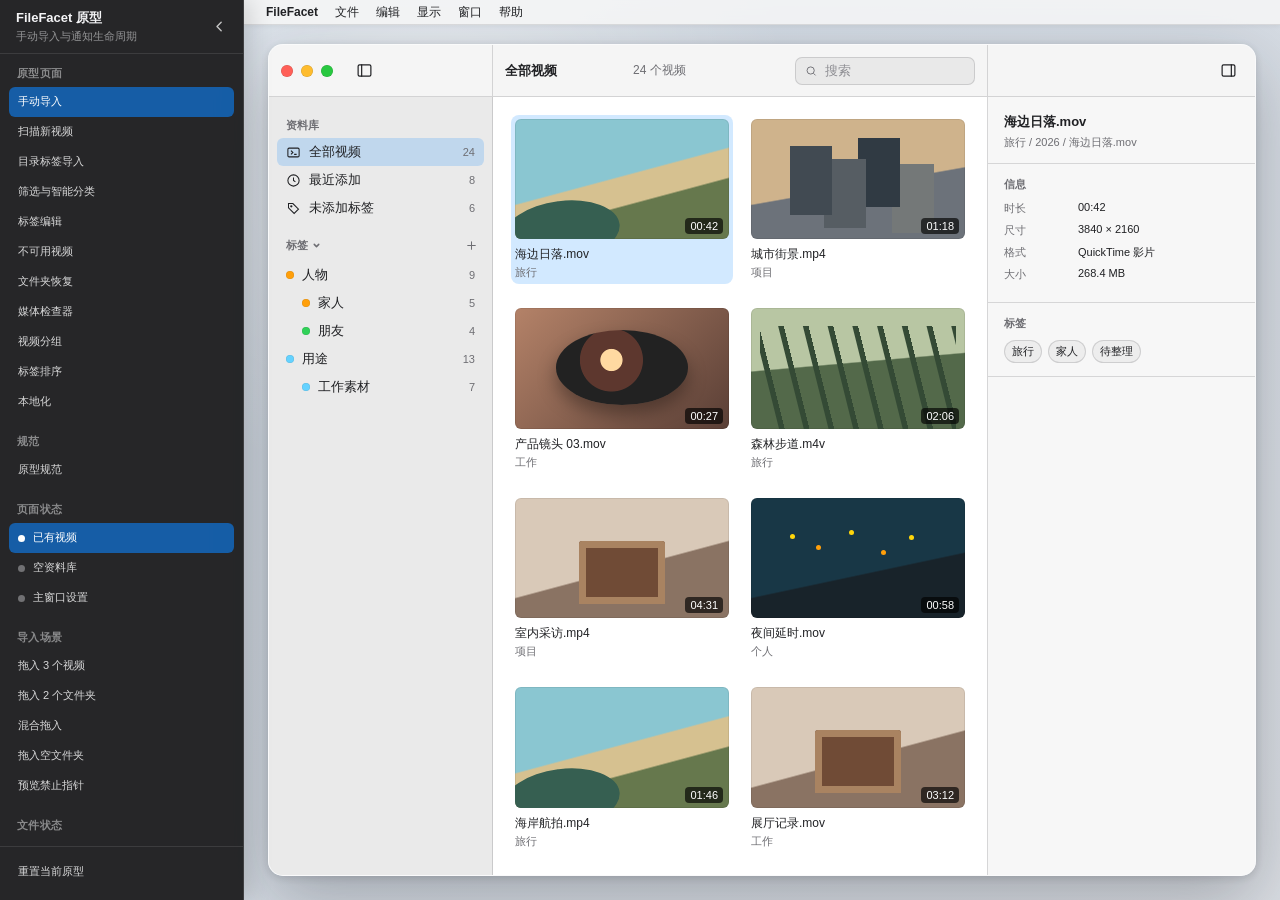
<file: docs/prototypes/manual-video-import/index.html>
<!doctype html>
<html lang="zh-CN">
<head>
  <meta charset="utf-8">
  <meta name="viewport" content="width=device-width, initial-scale=1">
  <title>FileFacet · 手动导入原型</title>
  <style>
    :root {
      color-scheme: light dark;
      --desktop: #d9dde3;
      --window: rgba(246, 246, 246, 0.94);
      --toolbar: rgba(246, 246, 246, 0.86);
      --sidebar: rgba(232, 232, 232, 0.9);
      --content: #ffffff;
      --inspector: #f7f7f7;
      --line: rgba(60, 60, 67, 0.18);
      --line-strong: rgba(60, 60, 67, 0.28);
      --text: #202124;
      --secondary: #6e6e73;
      --tertiary: #8e8e93;
      --accent: #0a84ff;
      --accent-soft: rgba(10, 132, 255, 0.14);
      --selection: rgba(10, 132, 255, 0.18);
      --success: #248a3d;
      --warning: #b25000;
      --destructive: #ff3b30;
      --shadow: 0 24px 70px rgba(20, 24, 31, 0.28), 0 2px 10px rgba(20, 24, 31, 0.14);
      --radius: 15px;
      font-family: -apple-system, BlinkMacSystemFont, "SF Pro Text", "Helvetica Neue", sans-serif;
    }

    @media (prefers-color-scheme: dark) {
      :root {
        --desktop: #17191d;
        --window: rgba(42, 42, 44, 0.95);
        --toolbar: rgba(42, 42, 44, 0.9);
        --sidebar: rgba(37, 37, 39, 0.94);
        --content: #1f1f21;
        --inspector: #252527;
        --line: rgba(235, 235, 245, 0.13);
        --line-strong: rgba(235, 235, 245, 0.24);
        --text: #f2f2f7;
        --secondary: #aeaeb2;
        --tertiary: #8e8e93;
        --accent-soft: rgba(10, 132, 255, 0.2);
        --selection: rgba(10, 132, 255, 0.26);
        --shadow: 0 26px 80px rgba(0, 0, 0, 0.55), 0 2px 12px rgba(0, 0, 0, 0.4);
      }
    }

    * { box-sizing: border-box; }
    [hidden] { display: none !important; }

    html, body {
      width: 100%;
      height: 100%;
      margin: 0;
      overflow: hidden;
      color: var(--text);
      background: var(--desktop);
      font-size: 13px;
    }

    button, input { font: inherit; }

    button {
      color: inherit;
      border: 0;
      cursor: default;
    }

    .desktop {
      height: 100%;
      padding: 44px 24px 24px;
      background:
        radial-gradient(circle at 18% 15%, rgba(255,255,255,.55), transparent 32%),
        linear-gradient(135deg, rgba(200, 213, 227, .56), rgba(224, 226, 230, .2));
    }

    .context-menu {
      position: fixed;
      z-index: 95;
      width: 252px;
      padding: 5px;
      border: 1px solid rgba(255,255,255,.38);
      border-radius: 7px;
      background: color-mix(in srgb, var(--window) 96%, transparent);
      box-shadow: 0 13px 34px rgba(0,0,0,.28), 0 2px 8px rgba(0,0,0,.16);
      backdrop-filter: blur(24px) saturate(1.3);
    }

    .window {
      position: relative;
      display: grid;
      grid-template-columns: 224px minmax(480px, 1fr) 268px;
      grid-template-rows: 52px minmax(0, 1fr);
      width: 100%;
      height: 100%;
      min-width: 920px;
      overflow: hidden;
      border: 1px solid rgba(255,255,255,.5);
      border-radius: var(--radius);
      background: var(--window);
      box-shadow: var(--shadow);
      backdrop-filter: blur(26px) saturate(1.35);
    }

    .titlebar {
      grid-column: 1 / 4;
      display: grid;
      grid-template-columns: 224px minmax(480px, 1fr) 268px;
      border-bottom: 1px solid var(--line);
      background: var(--toolbar);
      -webkit-app-region: drag;
    }

    .titlebar-left,
    .titlebar-center,
    .titlebar-right {
      display: flex;
      align-items: center;
      min-width: 0;
      padding: 0 12px;
    }

    .titlebar-left { border-right: 1px solid var(--line); }
    .titlebar-right { border-left: 1px solid var(--line); justify-content: flex-end; }
    .titlebar-center { gap: 8px; }

    .traffic { display: flex; gap: 8px; margin-right: 16px; }
    .traffic span { width: 12px; height: 12px; border-radius: 50%; box-shadow: inset 0 0 0 .5px rgba(0,0,0,.16); }
    .traffic .red { background: #ff5f57; }
    .traffic .yellow { background: #febc2e; }
    .traffic .green { background: #28c840; }

    .icon-button {
      display: inline-grid;
      width: 30px;
      height: 28px;
      place-items: center;
      border-radius: 6px;
      background: transparent;
    }

    .icon-button:hover { background: rgba(127,127,127,.14); }
    .icon-button:active { background: rgba(127,127,127,.23); }
    .icon-button svg { width: 17px; height: 17px; fill: none; stroke: currentColor; stroke-width: 1.7; stroke-linecap: round; stroke-linejoin: round; }
    .icon-button.primary { color: var(--accent); }

    .view-title {
      min-width: 120px;
      font-weight: 600;
      white-space: nowrap;
      overflow: hidden;
      text-overflow: ellipsis;
    }

    .view-count { color: var(--secondary); font-size: 12px; white-space: nowrap; }
    .toolbar-spacer { flex: 1; }

    .search {
      display: flex;
      align-items: center;
      gap: 6px;
      width: min(180px, 23vw);
      height: 28px;
      padding: 0 9px;
      border: 1px solid var(--line);
      border-radius: 7px;
      background: rgba(127,127,127,.1);
      color: var(--secondary);
    }

    .search svg { width: 14px; height: 14px; fill: none; stroke: currentColor; stroke-width: 1.8; }
    .search input { width: 100%; min-width: 0; border: 0; outline: 0; color: var(--text); background: transparent; }
    .search input::placeholder { color: var(--tertiary); }

    .sidebar {
      grid-column: 1;
      grid-row: 2;
      display: flex;
      min-height: 0;
      flex-direction: column;
      border-right: 1px solid var(--line);
      background: var(--sidebar);
    }

    .sidebar-scroll { flex: 1; overflow: auto; padding: 9px 8px; }
    .section-label { padding: 12px 9px 5px; color: var(--secondary); font-size: 11px; font-weight: 600; }
    .tag-section-label { display: flex; align-items: center; gap: 4px; padding-right: 0; }
    .tag-section-toggle { display: flex; min-width: 0; flex: 1; align-items: center; gap: 4px; padding: 0; color: inherit; background: transparent; font: inherit; text-align: left; }
    .tag-section-toggle svg { width: 9px; height: 9px; fill: none; stroke: currentColor; stroke-width: 2; stroke-linecap: round; stroke-linejoin: round; }
    .tag-section-add { display: inline-grid; width: 26px; height: 22px; place-items: center; border-radius: 5px; color: var(--secondary); background: transparent; }
    .tag-section-add:hover { background: rgba(127,127,127,.14); }
    .tag-section-add svg { width: 13px; height: 13px; fill: none; stroke: currentColor; stroke-width: 1.9; stroke-linecap: round; }

    .nav-row {
      display: flex;
      height: 28px;
      align-items: center;
      gap: 8px;
      padding: 0 9px;
      border-radius: 6px;
      color: var(--text);
    }

    .nav-row.selected { color: var(--text); background: var(--selection); }
    .nav-row svg { width: 15px; height: 15px; fill: none; stroke: currentColor; stroke-width: 1.7; }
    .nav-row .label { flex: 1; }
    .nav-row .count { color: var(--secondary); font-size: 11px; }
    .nav-row.indent { padding-left: 25px; }
    .tag-dot { width: 8px; height: 8px; border-radius: 50%; background: #ff9f0a; box-shadow: inset 0 0 0 .5px rgba(0,0,0,.12); }
    .tag-dot.green { background: #30d158; }
    .tag-dot.blue { background: #64d2ff; }

    .window.settings-mode .titlebar { grid-template-columns: 188px minmax(0, 1fr); }
    .window.settings-mode .titlebar-center { grid-column: 2; }
    .window.settings-mode .titlebar-left .library-sidebar-button,
    .window.settings-mode .titlebar-right,
    .window.settings-mode .sidebar,
    .window.settings-mode .content,
    .window.settings-mode .inspector { display: none; }

    .settings-workspace {
      grid-column: 1 / 4;
      grid-row: 2;
      display: grid;
      min-width: 0;
      min-height: 0;
      grid-template-columns: 188px minmax(0, 1fr);
      background: var(--content);
    }

    .settings-navigation {
      display: flex;
      min-height: 0;
      flex-direction: column;
      padding: 16px 10px 12px;
      border-right: 1px solid var(--line);
      background: color-mix(in srgb, var(--inspector) 88%, var(--content) 12%);
    }

    .settings-navigation-title {
      padding: 0 10px 12px;
      color: var(--secondary);
      font-size: 11px;
      font-weight: 600;
    }

    .settings-nav-row {
      display: flex;
      width: 100%;
      height: 32px;
      align-items: center;
      gap: 9px;
      padding: 0 10px;
      border-radius: 7px;
      background: transparent;
      text-align: left;
    }

    .settings-nav-row:hover { background: rgba(127,127,127,.1); }
    .settings-nav-row.selected { background: var(--selection); }
    .settings-nav-row svg { width: 16px; height: 16px; fill: none; stroke: currentColor; stroke-width: 1.65; stroke-linecap: round; stroke-linejoin: round; }
    .settings-detail {
      min-width: 0;
      overflow: auto;
      padding: 34px clamp(28px, 6vw, 72px) 52px;
    }

    .settings-panel { width: min(680px, 100%); }
    .settings-panel h1 { margin: 0; font-size: 22px; font-weight: 650; letter-spacing: -.25px; }
    .settings-panel-intro { margin: 7px 0 26px; color: var(--secondary); line-height: 1.5; }
    .settings-group { overflow: hidden; border: 1px solid var(--line); border-radius: 10px; background: color-mix(in srgb, var(--content) 96%, var(--text) 4%); }
    .settings-row { display: grid; min-height: 58px; grid-template-columns: minmax(0,1fr) auto; align-items: center; gap: 22px; padding: 11px 15px; border-bottom: 1px solid var(--line); }
    .settings-row:last-child { border-bottom: 0; }
    .settings-row-title { font-weight: 550; }
    .settings-row-note { margin-top: 3px; color: var(--secondary); font-size: 11px; line-height: 1.4; }

    .switch { position: relative; width: 34px; height: 20px; padding: 0; border-radius: 99px; background: rgba(127,127,127,.35); transition: background .14s ease; }
    .switch::after { content: ""; position: absolute; top: 2px; left: 2px; width: 16px; height: 16px; border-radius: 50%; background: white; box-shadow: 0 1px 3px rgba(0,0,0,.28); transition: transform .14s ease; }
    .switch.on { background: var(--accent); }
    .switch.on::after { transform: translateX(14px); }

    .settings-select { min-width: 122px; height: 28px; padding: 0 26px 0 9px; border: 1px solid var(--line-strong); border-radius: 6px; color: var(--text); background: var(--content); font: inherit; }
    .settings-select:disabled { opacity: .48; }
    .about-lockup { display: grid; grid-template-columns: 64px minmax(0,1fr); align-items: center; gap: 18px; margin: 4px 0 28px; }
    .about-icon { display: grid; width: 64px; height: 64px; place-items: center; border-radius: 15px; color: white; background: linear-gradient(150deg, #4fb3ff, #0878d1); box-shadow: inset 0 0 0 1px rgba(255,255,255,.35), 0 6px 16px rgba(10,132,255,.2); }
    .about-icon svg { width: 34px; height: 34px; fill: none; stroke: currentColor; stroke-width: 1.35; stroke-linecap: round; stroke-linejoin: round; }
    .about-name { font-size: 18px; font-weight: 650; }
    .about-version { margin-top: 4px; color: var(--secondary); font-size: 12px; font-variant-numeric: tabular-nums; }
    .about-fact { grid-template-columns: 120px minmax(0,1fr); }
    .about-fact .settings-row-title { color: var(--secondary); font-weight: 450; }

    .settings-back-button { display: inline-flex; align-items: center; gap: 5px; height: 28px; padding: 0 8px; border-radius: 6px; background: transparent; }
    .settings-back-button:hover { background: rgba(127,127,127,.14); }
    .settings-back-button svg { width: 15px; height: 15px; fill: none; stroke: currentColor; stroke-width: 1.8; stroke-linecap: round; stroke-linejoin: round; }

    .content {
      position: relative;
      grid-column: 2;
      grid-row: 2;
      min-width: 0;
      min-height: 0;
      overflow: hidden;
      background: var(--content);
    }

    .window.cursor-copy-demo,
    .window.cursor-copy-demo * { cursor: copy !important; }
    .window.cursor-rejected-demo,
    .window.cursor-rejected-demo * { cursor: not-allowed !important; }

    .inline-status {
      position: relative;
      z-index: 2;
      display: none;
      min-height: 42px;
      align-items: center;
      gap: 10px;
      padding: 7px 16px;
      border-bottom: 1px solid var(--line);
      background: color-mix(in srgb, var(--content) 90%, var(--accent) 10%);
    }

    .inline-status.visible { display: flex; }
    .status-copy { min-width: 0; flex: 1; }
    .status-title { font-size: 12px; font-weight: 600; }
    .status-detail { margin-top: 1px; color: var(--secondary); font-size: 11px; }

    .progress-track { width: min(210px, 25vw); height: 4px; overflow: hidden; border-radius: 99px; background: rgba(127,127,127,.22); }
    .progress-value { width: 0%; height: 100%; border-radius: inherit; background: var(--accent); transition: width .28s ease; }

    .small-button {
      min-width: 54px;
      height: 25px;
      padding: 0 10px;
      border: 1px solid var(--line-strong);
      border-radius: 6px;
      background: color-mix(in srgb, var(--content) 88%, var(--text) 12%);
      box-shadow: 0 1px 1px rgba(0,0,0,.06);
    }

    .small-button:hover { border-color: var(--tertiary); }
    .small-button.accent { color: white; border-color: var(--accent); background: var(--accent); }
    .small-button.destructive { color: white; border-color: var(--destructive); background: var(--destructive); }
    .status-close {
      display: grid;
      width: 25px;
      min-width: 25px;
      height: 25px;
      place-items: center;
      padding: 0;
      border: 0;
      border-radius: 6px;
      color: var(--secondary);
      background: transparent;
      font-size: 17px;
      line-height: 1;
    }
    .status-close:hover { color: var(--text); background: rgba(127,127,127,.14); }
    .status-close svg { width: 13px; height: 13px; fill: none; stroke: currentColor; stroke-width: 1.8; stroke-linecap: round; }

    .grid-scroll { height: 100%; overflow: auto; padding: 18px; }
    .grid-scroll.with-status { height: calc(100% - 42px); }

    .video-grid {
      display: grid;
      grid-template-columns: repeat(auto-fill, minmax(154px, 1fr));
      gap: 20px 14px;
      align-content: start;
    }

    .video-card {
      min-width: 0;
      padding: 4px;
      border-radius: 8px;
      transition: background .12s ease, transform .18s ease;
    }

    .video-card:hover { background: rgba(127,127,127,.08); }
    .video-card.selected { background: var(--selection); }
    .video-card.changed { animation: changed 1.1s ease; }
    @keyframes changed { 0%, 100% { box-shadow: none; } 40% { box-shadow: 0 0 0 2px var(--accent); } }

    .thumb {
      position: relative;
      aspect-ratio: 16 / 9;
      overflow: hidden;
      border-radius: 6px;
      background: #d1d1d6;
      box-shadow: inset 0 0 0 1px rgba(0,0,0,.08);
    }

    .thumb::before,
    .thumb::after { content: ""; position: absolute; }
    .thumb.coast { background: linear-gradient(165deg, #8ac6d1 0 48%, #d6c190 49% 65%, #66784d 66%); }
    .thumb.coast::before { width: 54%; height: 50%; left: -5%; bottom: -18%; border-radius: 50%; background: #365f51; transform: rotate(-7deg); }
    .thumb.city { background: linear-gradient(170deg, #cfb38c 0 54%, #6c727a 55%); }
    .thumb.city::before { width: 20%; height: 58%; left: 18%; bottom: 20%; background: #414a52; box-shadow: 34px 13px 0 #565d63, 68px -8px 0 #303a43, 102px 18px 0 #747878; }
    .thumb.studio { background: linear-gradient(135deg, #b48268, #5a3f36); }
    .thumb.studio::before { width: 62%; height: 62%; left: 19%; top: 18%; border-radius: 50%; background: radial-gradient(circle at 42% 40%, #ffd9a1 0 12%, #5d372e 13% 35%, #222 36%); box-shadow: 0 9px 18px rgba(0,0,0,.34); }
    .thumb.forest { background: linear-gradient(175deg, #b8c6a3 0 45%, #53694a 46%); }
    .thumb.forest::before { inset: 15% 4% 0; background: repeating-linear-gradient(76deg, transparent 0 18px, #344a35 19px 24px); }
    .thumb.indoor { background: linear-gradient(165deg, #d9c9b8 0 56%, #8a7363 57%); }
    .thumb.indoor::before { width: 40%; height: 52%; left: 30%; bottom: 12%; border-radius: 3px 3px 0 0; background: #704b36; box-shadow: inset 0 0 0 7px #a98361; }
    .thumb.night { background: linear-gradient(168deg, #183746 0 60%, #18232a 61%); }
    .thumb.night::before { width: 5px; height: 5px; left: 18%; top: 30%; border-radius: 50%; background: #ffd60a; box-shadow: 26px 11px 0 #ff9f0a, 59px -4px 0 #ffd60a, 91px 16px 0 #ff9f0a, 119px 1px 0 #ffd60a; }

    .duration {
      position: absolute;
      right: 6px;
      bottom: 5px;
      padding: 2px 5px;
      border-radius: 4px;
      color: white;
      background: rgba(0,0,0,.66);
      font-size: var(--prototype-caption-font-size);
      font-variant-numeric: tabular-nums;
    }

    .filename { margin-top: 7px; overflow: hidden; color: var(--text); font-size: 12px; font-weight: 500; white-space: nowrap; text-overflow: ellipsis; }
    .meta { margin-top: 2px; color: var(--secondary); font-size: var(--prototype-caption-font-size); }

    .empty-state {
      display: none;
      width: min(420px, 82%);
      margin: 21vh auto 0;
      text-align: center;
    }

    .empty-state.visible { display: block; }
    .empty-icon { display: grid; width: 54px; height: 54px; margin: 0 auto 15px; place-items: center; border-radius: 13px; color: var(--accent); background: var(--accent-soft); }
    .empty-icon svg { width: 28px; height: 28px; fill: none; stroke: currentColor; stroke-width: 1.45; }
    .empty-state h2 { margin: 0; font-size: 17px; font-weight: 650; }
    .empty-state p { max-width: 330px; margin: 7px auto 16px; color: var(--secondary); line-height: 1.45; }
    .shortcut-hint { display: inline-flex; align-items: center; gap: 5px; color: var(--secondary); font-size: 11px; }
    .shortcut-hint kbd { min-width: 49px; padding: 2px 6px; border: 1px solid var(--line-strong); border-radius: 5px; background: rgba(127,127,127,.08); color: var(--text); box-shadow: 0 1px 1px rgba(0,0,0,.07); font: inherit; }

    .inspector {
      grid-column: 3;
      grid-row: 2;
      min-height: 0;
      overflow: auto;
      border-left: 1px solid var(--line);
      background: var(--inspector);
    }

    .inspector-head { padding: 16px 16px 13px; border-bottom: 1px solid var(--line); }
    .inspector-head h3 { margin: 0; font-size: 13px; }
    .inspector-head p { margin: 4px 0 0; overflow: hidden; color: var(--secondary); font-size: 11px; white-space: nowrap; text-overflow: ellipsis; }
    .inspector-section { padding: 13px 16px; border-bottom: 1px solid var(--line); }
    .inspector-label { margin-bottom: 9px; color: var(--secondary); font-size: 11px; font-weight: 600; }
    .info-row { display: grid; grid-template-columns: 66px minmax(0,1fr); gap: 8px; margin: 7px 0; font-size: 11px; }
    .info-row span:first-child { color: var(--secondary); }
    .info-row span:last-child { overflow: hidden; white-space: nowrap; text-overflow: ellipsis; }
    .chip-row { display: flex; flex-wrap: wrap; gap: 6px; }
    .chip { padding: 3px 7px; border: 1px solid var(--line); border-radius: 99px; background: rgba(127,127,127,.08); font-size: 11px; }

    .modal-backdrop {
      position: absolute;
      z-index: 20;
      inset: 0;
      display: none;
      align-items: center;
      justify-content: center;
      background: rgba(20,20,22,.28);
      backdrop-filter: blur(2px);
    }

    .modal-backdrop.visible { display: flex; }
    .sheet {
      width: 590px;
      max-width: 82%;
      overflow: hidden;
      border: 1px solid rgba(255,255,255,.42);
      border-radius: 12px;
      background: var(--window);
      box-shadow: 0 22px 54px rgba(0,0,0,.34);
    }

    .sheet-title { padding: 17px 20px 12px; text-align: center; }
    .sheet-title h2 { margin: 0; font-size: 15px; }
    .sheet-title p { margin: 5px 0 0; color: var(--secondary); font-size: 11px; }
    .confirm-sheet { width: 430px; }
    .confirm-sheet .sheet-title { padding: 22px 28px 12px; }
    .confirm-sheet .sheet-title p { margin-top: 8px; line-height: 1.45; }
    .folder-list { margin: 0 18px; overflow: hidden; border: 1px solid var(--line); border-radius: 7px; background: var(--content); }
    .folder-row { display: grid; grid-template-columns: 24px 1fr auto; align-items: center; gap: 8px; min-height: 46px; padding: 6px 12px; border-bottom: 1px solid var(--line); }
    .folder-row:last-child { border-bottom: 0; }
    .folder-row.selected { background: var(--selection); }
    .folder-row svg { width: 20px; height: 20px; fill: rgba(10,132,255,.18); stroke: var(--accent); stroke-width: 1.4; }
    .folder-name { font-size: 12px; font-weight: 500; }
    .folder-path { margin-top: 2px; color: var(--secondary); font-size: var(--prototype-caption-font-size); }
    .folder-note { color: var(--secondary); font-size: var(--prototype-caption-font-size); }
    .sheet-footer { display: flex; justify-content: flex-end; gap: 8px; padding: 14px 18px 16px; }

    @media (max-width: 1220px) {
      .window { grid-template-columns: 205px minmax(430px, 1fr) 238px; }
      .titlebar { grid-template-columns: 205px minmax(430px, 1fr) 238px; }
      .search { width: 130px; }
    }
  </style>
  <link rel="stylesheet" href="../prototype-shell.css">
</head>
<body data-prototype-page="manual-video-import" data-prototype-subtitle="手动导入与通知生命周期" data-prototype-app-menu="true" data-prototype-file-menu="import">
  <template id="prototypePageActions">
      <section class="prototype-group" aria-labelledby="prototypeStatesTitle">
        <div class="prototype-group-title" id="prototypeStatesTitle">页面状态</div>
        <button class="prototype-action active" id="showLibrary"><span class="prototype-action-mark"></span>已有视频</button>
        <button class="prototype-action" id="showEmpty"><span class="prototype-action-mark"></span>空资料库</button>
        <button class="prototype-action" id="showSettingsDemo"><span class="prototype-action-mark"></span>主窗口设置</button>
      </section>
      <section class="prototype-group" aria-labelledby="prototypeImportTitle">
        <div class="prototype-group-title" id="prototypeImportTitle">导入场景</div>
        <button class="prototype-action" id="simulateFileDrop">拖入 3 个视频</button>
        <button class="prototype-action" id="simulateFolderDrop">拖入 2 个文件夹</button>
        <button class="prototype-action" id="simulateMixedDrop">混合拖入</button>
        <button class="prototype-action" id="simulateEmptyFolders">拖入空文件夹</button>
        <button class="prototype-action" id="simulateInvalidDrop">预览禁止指针</button>
      </section>
      <section class="prototype-group" aria-labelledby="prototypeFileTitle">
        <div class="prototype-group-title" id="prototypeFileTitle">文件状态</div>
        <button class="prototype-action" id="simulateMove">模拟移动</button>
        <button class="prototype-action" id="simulateDelete">模拟原文件删除</button>
      </section>
  </template>
  <template id="prototypePanelFooter">
    <button class="prototype-action" id="resetDemo">重置当前原型</button>
  </template>

  <main class="desktop prototype-content prototype-app-surface">
    <section class="window" aria-label="FileFacet 原型窗口">
      <header class="titlebar">
        <div class="titlebar-left">
          <div class="traffic" aria-hidden="true"><span class="red"></span><span class="yellow"></span><span class="green"></span></div>
          <button class="icon-button library-sidebar-button" title="隐藏侧边栏" aria-label="隐藏侧边栏">
            <svg viewBox="0 0 24 24"><rect x="3" y="4" width="18" height="16" rx="2"></rect><path d="M8 4v16"></path></svg>
          </button>
        </div>
        <div class="titlebar-center">
          <button class="settings-back-button" id="settingsBackButton" hidden><svg viewBox="0 0 24 24"><path d="m15 18-6-6 6-6"></path></svg><span>资料库</span></button>
          <span class="view-title" id="viewTitle">全部视频</span>
          <span class="view-count" id="viewCount">24 个视频</span>
          <span class="toolbar-spacer"></span>
          <label class="search" aria-label="搜索视频">
            <svg viewBox="0 0 24 24"><circle cx="11" cy="11" r="7"></circle><path d="m16.5 16.5 4 4"></path></svg>
            <input id="searchInput" type="search" placeholder="搜索">
          </label>
        </div>
        <div class="titlebar-right">
          <button class="icon-button" title="隐藏检查器" aria-label="隐藏检查器">
            <svg viewBox="0 0 24 24"><rect x="3" y="4" width="18" height="16" rx="2"></rect><path d="M16 4v16"></path></svg>
          </button>
        </div>
      </header>

      <aside class="sidebar">
        <div class="sidebar-scroll">
          <div class="section-label">资料库</div>
          <div class="nav-row selected" id="allVideosNav">
            <svg viewBox="0 0 24 24"><rect x="3" y="5" width="18" height="14" rx="2"></rect><path d="m8 9 3 3-3 3"></path><path d="M13 15h4"></path></svg>
            <span class="label">全部视频</span><span class="count" id="sidebarCount">24</span>
          </div>
          <div class="nav-row" id="recentVideosNav">
            <svg viewBox="0 0 24 24"><circle cx="12" cy="12" r="9"></circle><path d="M12 7v5l3 2"></path></svg>
            <span class="label">最近添加</span><span class="count library-dependent" data-count="8">8</span>
          </div>
          <div class="nav-row">
            <svg viewBox="0 0 24 24"><path d="M20 13 13 20 4 11V4h7z"></path><circle cx="8.5" cy="8.5" r="1"></circle></svg>
            <span class="label">未添加标签</span><span class="count library-dependent" data-count="6">6</span>
          </div>

          <div class="section-label tag-section-label">
            <button class="tag-section-toggle" aria-label="收起标签"><span>标签</span><svg viewBox="0 0 12 12"><path d="m3 4.5 3 3 3-3"></path></svg></button>
            <button class="tag-section-add" title="新建标签" aria-label="新建标签"><svg viewBox="0 0 24 24"><path d="M12 5v14M5 12h14"></path></svg></button>
          </div>
          <div class="nav-row tag-nav-row"><span class="tag-dot"></span><span class="label">人物</span><span class="count library-dependent" data-count="9">9</span></div>
          <div class="nav-row indent tag-nav-row"><span class="tag-dot"></span><span class="label">家人</span><span class="count library-dependent" data-count="5">5</span></div>
          <div class="nav-row indent tag-nav-row"><span class="tag-dot green"></span><span class="label">朋友</span><span class="count library-dependent" data-count="4">4</span></div>
          <div class="nav-row tag-nav-row"><span class="tag-dot blue"></span><span class="label">用途</span><span class="count library-dependent" data-count="13">13</span></div>
          <div class="nav-row indent tag-nav-row"><span class="tag-dot blue"></span><span class="label">工作素材</span><span class="count library-dependent" data-count="7">7</span></div>
        </div>
      </aside>

      <section class="content">
        <div class="inline-status" id="inlineStatus" role="status" aria-live="polite">
          <div class="status-copy"><div class="status-title" id="statusTitle">正在导入“项目 B”</div><div class="status-detail" id="statusDetail">正在发现视频…</div></div>
          <div class="progress-track" id="progressTrack"><div class="progress-value" id="progressValue"></div></div>
          <button class="small-button" id="cancelImport">取消</button>
          <button class="small-button" id="undoRemoval" hidden>撤回</button>
          <button class="small-button" id="dismissStatus" hidden>完成</button>
          <button class="status-close" id="closeStatus" title="关闭通知" aria-label="关闭通知" hidden><svg viewBox="0 0 16 16" aria-hidden="true"><path d="m4 4 8 8M12 4l-8 8"></path></svg></button>
        </div>

        <div class="grid-scroll" id="gridScroll">
          <div class="video-grid" id="videoGrid"></div>
          <div class="empty-state" id="emptyState">
            <div class="empty-icon"><svg viewBox="0 0 24 24"><path d="M3 7.5h7l2 2h9v9.5a2 2 0 0 1-2 2H5a2 2 0 0 1-2-2z"></path><path d="M12 12v6M9 15h6"></path></svg></div>
            <h2>导入视频与文件夹</h2>
            <p>选择“文件 > 导入视频与文件夹…”，或直接将视频、文件夹拖到中间区域。两种方式均支持多个项目和混合内容。</p>
            <span class="shortcut-hint">菜单快捷键 <kbd>⇧⌘I</kbd></span>
          </div>
        </div>
      </section>

      <aside class="inspector">
        <div class="inspector-head"><h3 id="inspectorName">海边日落.mov</h3><p id="inspectorPath">旅行 / 2026 / 海边日落.mov</p></div>
        <div id="inspectorDetails">
          <div class="inspector-section">
            <div class="inspector-label">信息</div>
            <div class="info-row"><span>时长</span><span id="inspectorDuration">00:42</span></div>
            <div class="info-row"><span>尺寸</span><span>3840 × 2160</span></div>
            <div class="info-row"><span>格式</span><span>QuickTime 影片</span></div>
            <div class="info-row"><span>大小</span><span>268.4 MB</span></div>
          </div>
          <div class="inspector-section">
            <div class="inspector-label">标签</div>
            <div class="chip-row"><span class="chip">旅行</span><span class="chip">家人</span><span class="chip">待整理</span></div>
          </div>
        </div>
      </aside>

      <section class="settings-workspace" id="settingsWorkspace" hidden aria-label="设置">
        <nav class="settings-navigation" aria-label="设置分类">
          <div class="settings-navigation-title">设置</div>
          <button class="settings-nav-row selected" data-settings-panel="privacy">
            <svg viewBox="0 0 24 24"><rect x="5" y="10" width="14" height="10" rx="2"></rect><path d="M8 10V7a4 4 0 0 1 8 0v3"></path></svg>
            <span>隐私</span>
          </button>
          <button class="settings-nav-row" data-settings-panel="about">
            <svg viewBox="0 0 24 24"><circle cx="12" cy="12" r="9"></circle><path d="M12 11v6"></path><path d="M12 7.5h.01"></path></svg>
            <span>关于</span>
          </button>
        </nav>
        <div class="settings-detail">
          <section class="settings-panel" id="settingsPanelPrivacy">
            <h1>隐私</h1>
            <p class="settings-panel-intro">控制应用锁和离开电脑后的自动保护行为。</p>
            <div class="settings-group">
              <div class="settings-row">
                <div><div class="settings-row-title">启用应用锁</div><div class="settings-row-note">使用 Touch ID 或 Mac 登录密码验证。</div></div>
                <button class="switch" id="authenticationSwitch" role="switch" aria-checked="false" aria-label="启用应用锁"></button>
              </div>
              <div class="settings-row">
                <div><div class="settings-row-title">闲置后锁定</div><div class="settings-row-note">达到所选时间后再次进入应用需要验证。</div></div>
                <select class="settings-select" id="idleLockSelect" disabled aria-label="闲置后锁定">
                  <option>立即</option><option selected>5 分钟</option><option>15 分钟</option><option>30 分钟</option><option>永不</option>
                </select>
              </div>
            </div>
          </section>
          <section class="settings-panel" id="settingsPanelAbout" hidden>
            <h1>关于</h1>
            <p class="settings-panel-intro">查看当前安装版本和运行要求。</p>
            <div class="about-lockup">
              <div class="about-icon"><svg viewBox="0 0 24 24"><path d="M4 7.5h6l2 2h8v8.5a2 2 0 0 1-2 2H6a2 2 0 0 1-2-2V9.5a2 2 0 0 1 2-2z"></path><path d="m9 12 2 2 4-4"></path></svg></div>
              <div><div class="about-name">FileFacet</div><div class="about-version">版本 1.0.1（构建 2）</div></div>
            </div>
            <div class="settings-group">
              <div class="settings-row about-fact"><div class="settings-row-title">最低系统要求</div><div>macOS 14 Sonoma</div></div>
              <div class="settings-row about-fact"><div class="settings-row-title">数据与视频</div><div>本地保存 · 原视频只读</div></div>
            </div>
          </section>
        </div>
      </section>

      <div class="context-menu" id="videoContextMenu" role="menu" hidden>
        <button class="menu-command" role="menuitem"><span>快速查看</span><span class="menu-shortcut">Space</span></button>
        <button class="menu-command" role="menuitem"><span>使用默认播放器打开</span></button>
        <button class="menu-command" role="menuitem"><span>在 Finder 中显示</span></button>
        <div class="menu-divider"></div>
        <button class="menu-command" role="menuitem"><span>复制文件名</span></button>
        <button class="menu-command" role="menuitem"><span>复制完整路径</span></button>
        <div class="menu-divider"></div>
        <button class="menu-command destructive" id="removeFromLibrary" role="menuitem"><span id="removeMenuLabel">从资料库移除</span><span class="menu-shortcut">⌘⌫</span></button>
      </div>

      <div class="modal-backdrop" id="modalBackdrop" role="dialog" aria-modal="true" aria-labelledby="pickerTitle">
        <div class="sheet">
          <div class="sheet-title"><h2 id="pickerTitle">选择包含视频的文件夹</h2><p>将递归导入所选文件夹及子文件夹中的视频</p></div>
          <div class="folder-list" id="folderList">
            <div class="folder-row selected" data-folder="A" data-new="5" data-existing="0" data-failed="0">
              <svg viewBox="0 0 24 24"><path d="M3 7.5h7l2 2h9v9.5a2 2 0 0 1-2 2H5a2 2 0 0 1-2-2z"></path></svg>
              <div><div class="folder-name">旅行素材 A</div><div class="folder-path">影片 / 旅行素材 A</div></div><span class="folder-note">5 个新视频</span>
            </div>
            <div class="folder-row" data-folder="B" data-new="3" data-existing="2" data-failed="1">
              <svg viewBox="0 0 24 24"><path d="M3 7.5h7l2 2h9v9.5a2 2 0 0 1-2 2H5a2 2 0 0 1-2-2z"></path></svg>
              <div><div class="folder-name">项目素材 B</div><div class="folder-path">桌面 / 项目素材 B</div></div><span class="folder-note">含重复和损坏文件</span>
            </div>
            <div class="folder-row" data-folder="overlap" data-new="0" data-existing="6" data-failed="0">
              <svg viewBox="0 0 24 24"><path d="M3 7.5h7l2 2h9v9.5a2 2 0 0 1-2 2H5a2 2 0 0 1-2-2z"></path></svg>
              <div><div class="folder-name">旅行素材 A / 精选</div><div class="folder-path">影片 / 旅行素材 A / 精选</div></div><span class="folder-note">6 个已导入视频</span>
            </div>
            <div class="folder-row" data-folder="failed" data-new="0" data-existing="0" data-failed="2">
              <svg viewBox="0 0 24 24"><path d="M3 7.5h7l2 2h9v9.5a2 2 0 0 1-2 2H5a2 2 0 0 1-2-2z"></path></svg>
              <div><div class="folder-name">损坏素材</div><div class="folder-path">下载 / 损坏素材</div></div><span class="folder-note">2 个视频无法处理</span>
            </div>
          </div>
          <div class="sheet-footer"><button class="small-button" id="closePicker">取消</button><button class="small-button accent" id="startImport">导入</button></div>
        </div>
      </div>

      <div class="modal-backdrop" id="removalBackdrop" role="dialog" aria-modal="true" aria-labelledby="removalTitle">
        <div class="sheet confirm-sheet">
          <div class="sheet-title">
            <h2 id="removalTitle">从资料库移除这个视频？</h2>
            <p id="removalDetail">视频会从 FileFacet 及其标签中移除，Mac 上的原视频仍会保留。</p>
          </div>
          <div class="sheet-footer"><button class="small-button" id="cancelRemoval">取消</button><button class="small-button destructive" id="confirmRemoval">移除</button></div>
        </div>
      </div>
    </section>
  </main>

  <script src="../prototype-shell.js"></script>
  <script>
    const initialVideos = [
      { id: 1, name: "海边日落.mov", path: "旅行 / 2026 / 海边日落.mov", duration: "00:42", style: "coast" },
      { id: 2, name: "城市街景.mp4", path: "项目 / 城市 / 城市街景.mp4", duration: "01:18", style: "city" },
      { id: 3, name: "产品镜头 03.mov", path: "工作 / 产品 / 产品镜头 03.mov", duration: "00:27", style: "studio" },
      { id: 4, name: "森林步道.m4v", path: "旅行 / 徒步 / 森林步道.m4v", duration: "02:06", style: "forest" },
      { id: 5, name: "室内采访.mp4", path: "项目 / 采访 / 室内采访.mp4", duration: "04:31", style: "indoor" },
      { id: 6, name: "夜间延时.mov", path: "个人 / 夜间延时.mov", duration: "00:58", style: "night" },
      { id: 7, name: "海岸航拍.mp4", path: "旅行 / 精选 / 海岸航拍.mp4", duration: "01:46", style: "coast" },
      { id: 8, name: "展厅记录.mov", path: "工作 / 展厅记录.mov", duration: "03:12", style: "indoor" }
    ];

    let videos = initialVideos.map(video => ({ ...video }));
    let selectedID = 1;
    let selectedIDs = new Set([1]);
    let pendingViewVideoIDs = [];
    let pendingViewDestination = "recent";
    let pendingRemovalIDs = [];
    let lastRemoval = null;
    let importTimer = null;
    let importProgress = 0;
    let currentFolder = null;
    let emptyMode = false;
    let settingsMode = false;
    let statusLifecycle = "idle";

    const grid = document.getElementById("videoGrid");
    const emptyState = document.getElementById("emptyState");
    const gridScroll = document.getElementById("gridScroll");
    const inlineStatus = document.getElementById("inlineStatus");
    const statusTitle = document.getElementById("statusTitle");
    const statusDetail = document.getElementById("statusDetail");
    const progressTrack = document.getElementById("progressTrack");
    const progressValue = document.getElementById("progressValue");
    const cancelImport = document.getElementById("cancelImport");
    const undoRemoval = document.getElementById("undoRemoval");
    const dismissStatus = document.getElementById("dismissStatus");
    const closeStatus = document.getElementById("closeStatus");
    const modalBackdrop = document.getElementById("modalBackdrop");
    const removalBackdrop = document.getElementById("removalBackdrop");
    const videoContextMenu = document.getElementById("videoContextMenu");
    const searchInput = document.getElementById("searchInput");
    const appMenuButton = document.getElementById("appMenuButton");
    const appMenu = document.getElementById("appMenu");
    const fileMenuButton = document.getElementById("fileMenuButton");
    const fileMenu = document.getElementById("fileMenu");
    const content = document.querySelector(".content");
    const appWindow = document.querySelector(".window");
    const settingsWorkspace = document.getElementById("settingsWorkspace");
    const settingsBackButton = document.getElementById("settingsBackButton");
    const supportedVideoExtensions = new Set(["mov", "mp4", "m4v", "avi", "mkv", "webm"]);
    const droppedImportScenarios = {
      files: {
        inputCount: 3, sourceCount: 3, fileCount: 3, folderCount: 0,
        newCount: 3, existingCount: 0, failedVideoCount: 0, failedInputCount: 0,
        label: "拖入的视频"
      },
      folders: {
        inputCount: 2, sourceCount: 2, fileCount: 0, folderCount: 2,
        newCount: 5, existingCount: 2, failedVideoCount: 0, failedInputCount: 0,
        label: "文件夹视频"
      },
      mixed: {
        inputCount: 5, sourceCount: 3, fileCount: 2, folderCount: 3,
        newCount: 4, existingCount: 2, failedVideoCount: 1, failedInputCount: 1,
        label: "混合导入视频"
      },
      emptyFolders: {
        inputCount: 2, sourceCount: 2, fileCount: 0, folderCount: 2,
        newCount: 0, existingCount: 0, failedVideoCount: 0, failedInputCount: 0,
        label: "空文件夹"
      }
    };

    function renderVideos() {
      const query = searchInput.value.trim().toLocaleLowerCase();
      const visible = videos.filter(video => video.name.toLocaleLowerCase().includes(query));
      grid.innerHTML = "";

      visible.forEach(video => {
        const card = document.createElement("article");
        card.className = `video-card${selectedIDs.has(video.id) ? " selected" : ""}`;
        card.dataset.id = String(video.id);
        card.innerHTML = `
          <div class="thumb ${video.style}"><span class="duration">${video.duration}</span></div>
          <div class="filename">${video.name}</div>
          <div class="meta">${video.path.split(" / ")[0]}</div>`;
        card.addEventListener("click", event => selectVideo(video.id, event.metaKey || event.ctrlKey));
        card.addEventListener("contextmenu", event => showVideoContextMenu(event, video.id));
        grid.appendChild(card);
      });

      grid.hidden = emptyMode;
      emptyState.classList.toggle("visible", emptyMode);
      updateCounts();
    }

    function updateCounts() {
      const total = emptyMode ? 0 : videos.length + 16;
      document.getElementById("viewCount").textContent = `${total} 个视频`;
      document.getElementById("sidebarCount").textContent = String(total);
      document.querySelectorAll(".library-dependent").forEach(count => {
        count.textContent = emptyMode ? "0" : count.dataset.count;
      });
    }

    function selectVideo(id, extendSelection = false) {
      if (extendSelection) {
        if (selectedIDs.has(id) && selectedIDs.size > 1) selectedIDs.delete(id);
        else selectedIDs.add(id);
      } else {
        selectedIDs = new Set([id]);
      }
      selectedID = selectedIDs.has(id) ? id : [...selectedIDs][0] ?? null;
      const video = videos.find(item => item.id === selectedID);
      if (!video) return;
      document.getElementById("inspectorName").textContent = video.name;
      document.getElementById("inspectorPath").textContent = video.path;
      document.getElementById("inspectorDuration").textContent = video.duration;
      renderVideos();
    }

    function prepareImportView(addedIDs, existingCount) {
      const existingIDs = initialVideos
        .map(video => video.id)
        .filter(id => videos.some(video => video.id === id))
        .slice(0, existingCount);
      pendingViewVideoIDs = [...new Set([...addedIDs, ...existingIDs])];
      pendingViewDestination = existingIDs.length > 0 ? "all" : "recent";
    }

    function viewPendingImportVideos() {
      const visibleTargetIDs = pendingViewVideoIDs.filter(id => videos.some(video => video.id === id));
      if (visibleTargetIDs.length === 0) return;
      document.querySelectorAll(".nav-row").forEach(row => row.classList.remove("selected"));
      const targetNav = pendingViewDestination === "all" ? "allVideosNav" : "recentVideosNav";
      document.getElementById(targetNav).classList.add("selected");
      document.getElementById("viewTitle").textContent = pendingViewDestination === "all" ? "全部视频" : "最近添加";
      searchInput.value = "";
      selectedIDs = new Set(visibleTargetIDs);
      selectedID = visibleTargetIDs[0];
      updateInspectorForSelection();
      renderVideos();
      requestAnimationFrame(() => {
        document.querySelector(`[data-id="${selectedID}"]`)?.scrollIntoView({ block: "center" });
      });
    }

    function resetBrowsingStateForManualNavigation() {
      selectedID = null;
      selectedIDs = new Set();
      updateInspectorForSelection();
      renderVideos();
      gridScroll.scrollTop = 0;
    }

    function showVideoContextMenu(event, id) {
      event.preventDefault();
      if (!selectedIDs.has(id)) selectVideo(id);
      const count = selectedIDs.size;
      document.getElementById("removeMenuLabel").textContent = count > 1 ? `从资料库移除 ${count} 个视频` : "从资料库移除";
      const left = Math.min(event.clientX, window.innerWidth - 264);
      const top = Math.min(event.clientY, window.innerHeight - 250);
      videoContextMenu.style.left = `${Math.max(8, left)}px`;
      videoContextMenu.style.top = `${Math.max(30, top)}px`;
      videoContextMenu.hidden = false;
    }

    function closeVideoContextMenu() {
      videoContextMenu.hidden = true;
    }

    function requestRemoval() {
      closeVideoContextMenu();
      pendingRemovalIDs = [...selectedIDs].filter(id => videos.some(video => video.id === id));
      if (pendingRemovalIDs.length === 0) return;
      document.getElementById("removalTitle").textContent = pendingRemovalIDs.length > 1
        ? `从资料库移除 ${pendingRemovalIDs.length} 个视频？`
        : "从资料库移除这个视频？";
      document.getElementById("removalDetail").textContent = pendingRemovalIDs.length > 1
        ? "这些视频会从 FileFacet 及其标签中移除，Mac 上的原视频仍会保留。"
        : "视频会从 FileFacet 及其标签中移除，Mac 上的原视频仍会保留。";
      removalBackdrop.classList.add("visible");
    }

    function cancelPendingRemoval() {
      pendingRemovalIDs = [];
      removalBackdrop.classList.remove("visible");
    }

    function confirmPendingRemoval() {
      const removalSet = new Set(pendingRemovalIDs);
      const removed = videos
        .map((video, index) => ({ video: { ...video }, index }))
        .filter(item => removalSet.has(item.video.id));
      if (removed.length === 0) return cancelPendingRemoval();
      videos = videos.filter(video => !removalSet.has(video.id));
      lastRemoval = removed;
      pendingRemovalIDs = [];
      removalBackdrop.classList.remove("visible");
      selectedID = videos[0]?.id ?? null;
      selectedIDs = new Set(selectedID == null ? [] : [selectedID]);
      statusTitle.textContent = removed.length > 1 ? `已从资料库移除 ${removed.length} 个视频` : "已从资料库移除 1 个视频";
      statusDetail.textContent = "Mac 上的原视频仍然保留";
      progressTrack.hidden = true;
      cancelImport.hidden = true;
      undoRemoval.hidden = false;
      dismissStatus.hidden = true;
      closeStatus.hidden = false;
      statusLifecycle = "removal";
      setStatusVisible(true);
      updateInspectorForSelection();
      renderVideos();
    }

    function undoLastRemoval() {
      if (!lastRemoval) return;
      [...lastRemoval].sort((a, b) => a.index - b.index).forEach(item => {
        videos.splice(Math.min(item.index, videos.length), 0, item.video);
      });
      const restoredIDs = lastRemoval.map(item => item.video.id);
      selectedID = restoredIDs[0] ?? null;
      selectedIDs = new Set(restoredIDs);
      lastRemoval = null;
      statusTitle.textContent = restoredIDs.length > 1 ? `已撤回，恢复 ${restoredIDs.length} 个视频` : "已撤回，恢复 1 个视频";
      statusDetail.textContent = "视频及其应用标签已恢复到资料库";
      undoRemoval.hidden = true;
      dismissStatus.hidden = false;
      dismissStatus.textContent = "完成";
      closeStatus.hidden = false;
      statusLifecycle = "terminal";
      updateInspectorForSelection();
      renderVideos();
    }

    function endStatusLifecycle() {
      if (statusLifecycle === "removal") lastRemoval = null;
      statusLifecycle = "idle";
      setStatusVisible(false);
    }

    function endTerminalStatusForNavigation() {
      if (statusLifecycle !== "importing") endStatusLifecycle();
    }

    function updateInspectorForSelection() {
      const video = videos.find(item => item.id === selectedID);
      document.getElementById("inspectorName").textContent = video?.name ?? "未选择视频";
      document.getElementById("inspectorPath").textContent = video?.path ?? "";
      document.getElementById("inspectorDuration").textContent = video?.duration ?? "—";
      document.getElementById("inspectorDetails").hidden = !video;
    }

    function showPicker() {
      closeFileMenu();
      modalBackdrop.classList.add("visible");
    }

    function hidePicker() {
      modalBackdrop.classList.remove("visible");
    }

    function toggleFileMenu() {
      const willOpen = fileMenu.hidden;
      closeAppMenu();
      fileMenu.hidden = !willOpen;
      fileMenuButton.classList.toggle("open", willOpen);
      fileMenuButton.setAttribute("aria-expanded", String(willOpen));
    }

    function closeFileMenu() {
      fileMenu.hidden = true;
      fileMenuButton.classList.remove("open");
      fileMenuButton.setAttribute("aria-expanded", "false");
    }

    function toggleAppMenu() {
      const willOpen = appMenu.hidden;
      closeFileMenu();
      appMenu.hidden = !willOpen;
      appMenuButton.classList.toggle("open", willOpen);
      appMenuButton.setAttribute("aria-expanded", String(willOpen));
    }

    function closeAppMenu() {
      appMenu.hidden = true;
      appMenuButton.classList.remove("open");
      appMenuButton.setAttribute("aria-expanded", "false");
    }

    function showSettingsPanel(panel) {
      document.querySelectorAll(".settings-nav-row").forEach(row => {
        row.classList.toggle("selected", row.dataset.settingsPanel === panel);
      });
      document.getElementById("settingsPanelPrivacy").hidden = panel !== "privacy";
      document.getElementById("settingsPanelAbout").hidden = panel !== "about";
    }

    function showSettings(panel = "privacy") {
      endTerminalStatusForNavigation();
      settingsMode = true;
      appWindow.classList.add("settings-mode");
      settingsWorkspace.hidden = false;
      settingsBackButton.hidden = false;
      document.getElementById("viewTitle").textContent = "设置";
      document.getElementById("viewCount").hidden = true;
      searchInput.closest(".search").hidden = true;
      document.getElementById("showLibrary").classList.remove("active");
      document.getElementById("showEmpty").classList.remove("active");
      document.getElementById("showSettingsDemo").classList.add("active");
      showSettingsPanel(panel);
      closeAppMenu();
      closeFileMenu();
      closeVideoContextMenu();
    }

    function showLibraryWorkspace() {
      if (!settingsMode) return;
      settingsMode = false;
      appWindow.classList.remove("settings-mode");
      settingsWorkspace.hidden = true;
      settingsBackButton.hidden = true;
      document.getElementById("viewTitle").textContent = "全部视频";
      document.getElementById("viewCount").hidden = false;
      searchInput.closest(".search").hidden = false;
      document.getElementById("allVideosNav").classList.add("selected");
      document.getElementById("showSettingsDemo").classList.remove("active");
      document.getElementById("showEmpty").classList.toggle("active", emptyMode);
      document.getElementById("showLibrary").classList.toggle("active", !emptyMode);
      updateCounts();
    }

    function setStatusVisible(visible) {
      inlineStatus.classList.toggle("visible", visible);
      gridScroll.classList.toggle("with-status", visible);
    }

    function beginImport() {
      currentFolder = document.querySelector(".folder-row.selected");
      if (!currentFolder) return;
      endStatusLifecycle();
      hidePicker();
      clearInterval(importTimer);
      importProgress = 4;
      progressValue.style.width = `${importProgress}%`;
      progressTrack.hidden = false;
      cancelImport.hidden = false;
      undoRemoval.hidden = true;
      dismissStatus.hidden = true;
      closeStatus.hidden = true;
      statusLifecycle = "importing";
      statusTitle.textContent = `正在导入“${currentFolder.querySelector(".folder-name").textContent}”`;
      statusDetail.textContent = "正在发现视频…";
      setStatusVisible(true);

      importTimer = setInterval(() => {
        importProgress = Math.min(100, importProgress + Math.ceil(Math.random() * 13));
        progressValue.style.width = `${importProgress}%`;
        statusDetail.textContent = importProgress < 38 ? "正在发现视频…" : importProgress < 82 ? "正在核对已导入的视频…" : "正在保存新视频…";
        if (importProgress >= 100) finishImport();
      }, 300);
    }

    function previewDropCursor(kind, duration = 1100) {
      appWindow.classList.remove("cursor-copy-demo", "cursor-rejected-demo");
      appWindow.classList.add(kind === "accepted" ? "cursor-copy-demo" : "cursor-rejected-demo");
      setTimeout(() => {
        appWindow.classList.remove("cursor-copy-demo", "cursor-rejected-demo");
      }, duration);
    }

    function droppedItemsFrom(dataTransfer) {
      const transferItems = [...(dataTransfer?.items ?? [])];
      if (transferItems.length > 0) {
        return transferItems.map(item => {
          const entry = item.webkitGetAsEntry?.();
          if (entry?.isDirectory) return { kind: "folder", name: entry.name };
          const file = item.getAsFile?.();
          const name = file?.name ?? entry?.name ?? "";
          const extension = name.split(".").pop()?.toLocaleLowerCase() ?? "";
          return supportedVideoExtensions.has(extension)
            ? { kind: "video", name }
            : { kind: "unsupported", name };
        });
      }
      return [...(dataTransfer?.files ?? [])].map(file => {
        const extension = file.name.split(".").pop()?.toLocaleLowerCase() ?? "";
        return supportedVideoExtensions.has(extension)
          ? { kind: "video", name: file.name }
          : { kind: "unsupported", name: file.name };
      });
    }

    function validDroppedItemsFrom(dataTransfer) {
      return droppedItemsFrom(dataTransfer).filter(item => item.kind === "video" || item.kind === "folder");
    }

    function dynamicDropScenario(items) {
      const fileCount = items.filter(item => item.kind === "video").length;
      const folderCount = items.filter(item => item.kind === "folder").length;
      return {
        inputCount: items.length,
        sourceCount: items.length,
        fileCount,
        folderCount,
        newCount: fileCount + folderCount * 2,
        existingCount: 0,
        failedVideoCount: 0,
        failedInputCount: 0,
        label: folderCount > 0 ? "拖入文件夹中的视频" : "拖入的视频"
      };
    }

    function droppedImportTitle(scenario) {
      if (scenario.fileCount > 0 && scenario.folderCount > 0) {
        return `正在导入拖入的 ${scenario.inputCount} 个项目`;
      }
      if (scenario.folderCount > 0) {
        return `正在导入拖入的 ${scenario.folderCount} 个文件夹`;
      }
      return `正在导入拖入的 ${scenario.fileCount} 个视频`;
    }

    function beginDroppedImport(scenario) {
      endStatusLifecycle();
      clearInterval(importTimer);
      importProgress = 8;
      currentFolder = null;
      progressValue.style.width = `${importProgress}%`;
      progressTrack.hidden = false;
      cancelImport.hidden = false;
      undoRemoval.hidden = true;
      dismissStatus.hidden = true;
      closeStatus.hidden = true;
      statusLifecycle = "importing";
      statusTitle.textContent = droppedImportTitle(scenario);
      statusDetail.textContent = scenario.sourceCount < scenario.inputCount
        ? `已合并 ${scenario.inputCount - scenario.sourceCount} 个重叠项目，正在处理第 1 / ${scenario.sourceCount} 个项目…`
        : `正在处理第 1 / ${scenario.sourceCount} 个项目…`;
      setStatusVisible(true);
      importTimer = setInterval(() => {
        importProgress = Math.min(100, importProgress + 14);
        progressValue.style.width = `${importProgress}%`;
        const sourceIndex = Math.min(
          scenario.sourceCount,
          Math.max(1, Math.ceil((importProgress / 82) * scenario.sourceCount))
        );
        statusDetail.textContent = importProgress < 36
          ? `正在扫描第 ${sourceIndex} / ${scenario.sourceCount} 个项目…`
          : importProgress < 82
            ? `正在核对第 ${sourceIndex} / ${scenario.sourceCount} 个项目…`
            : "正在保存新视频…";
        if (importProgress >= 100) finishDroppedImport(scenario);
      }, 260);
    }

    function finishDroppedImport(scenario) {
      clearInterval(importTimer);
      importTimer = null;
      const styles = ["coast", "city", "studio"];
      const addedIDs = [];
      for (let index = 0; index < scenario.newCount; index += 1) {
        const id = Math.max(0, ...videos.map(video => video.id)) + 1;
        addedIDs.push(id);
        videos.unshift({
          id,
          name: `${scenario.label} ${index + 1}.mov`,
          path: `拖入项目 / ${scenario.label} ${index + 1}.mov`,
          duration: `00:${String(31 + index * 8).padStart(2, "0")}`,
          style: styles[index % styles.length]
        });
      }
      prepareImportView(addedIDs, scenario.existingCount);
      const discoveredAnyVideo = pendingViewVideoIDs.length > 0;
      if (discoveredAnyVideo) {
        emptyMode = false;
        selectedID = videos[0]?.id ?? null;
      }
      if (scenario.newCount === 0 && scenario.existingCount === 0 && scenario.failedVideoCount === 0 && scenario.failedInputCount === 0) {
        statusTitle.textContent = "未发现可导入的视频";
        statusDetail.textContent = `已检查 ${scenario.folderCount} 个文件夹`;
      } else {
        statusTitle.textContent = "已完成拖入导入";
        const parts = [`新增 ${scenario.newCount} 个`, `已存在 ${scenario.existingCount} 个`];
        if (scenario.failedVideoCount > 0) parts.push(`视频失败 ${scenario.failedVideoCount} 个`);
        if (scenario.failedInputCount > 0) parts.push(`无法读取 ${scenario.failedInputCount} 个项目`);
        statusDetail.textContent = parts.join(" · ");
      }
      progressTrack.hidden = true;
      cancelImport.hidden = true;
      undoRemoval.hidden = true;
      dismissStatus.hidden = false;
      dismissStatus.textContent = discoveredAnyVideo ? "查看" : "完成";
      closeStatus.hidden = false;
      statusLifecycle = discoveredAnyVideo ? "importComplete" : "terminal";
      document.getElementById("showEmpty").classList.toggle("active", emptyMode);
      document.getElementById("showLibrary").classList.toggle("active", !emptyMode);
      if (emptyMode) {
        document.getElementById("inspectorName").textContent = "未选择视频";
        document.getElementById("inspectorPath").textContent = "导入视频后可在这里查看信息";
        document.getElementById("inspectorDetails").hidden = true;
        renderVideos();
      } else if (selectedID) {
        selectVideo(selectedID);
      } else {
        renderVideos();
      }
    }

    function finishImport() {
      clearInterval(importTimer);
      importTimer = null;
      const wasEmpty = emptyMode;
      const newCount = Number(currentFolder.dataset.new);
      const existing = Number(currentFolder.dataset.existing);
      const failed = Number(currentFolder.dataset.failed);
      const folderName = currentFolder.querySelector(".folder-name").textContent;
      const addedIDs = [];

      for (let index = 0; index < newCount; index += 1) {
        const id = Math.max(0, ...videos.map(video => video.id)) + 1;
        addedIDs.push(id);
        const styles = ["coast", "city", "studio", "forest", "indoor", "night"];
        videos.unshift({ id, name: `${folderName} ${index + 1}.mov`, path: `${folderName} / 新视频 ${index + 1}.mov`, duration: `00:${String(24 + index * 7).padStart(2, "0")}`, style: styles[index % styles.length] });
      }

      prepareImportView(addedIDs, existing);

      emptyMode = false;
      document.getElementById("inspectorDetails").hidden = false;
      if (wasEmpty && videos.length > 0) selectedID = videos[0].id;
      document.getElementById("showEmpty").classList.remove("active");
      document.getElementById("showLibrary").classList.add("active");
      statusTitle.textContent = `已完成导入“${folderName}”`;
      const parts = [`新增 ${newCount} 个`, `已存在 ${existing} 个`];
      if (failed > 0) parts.push(`失败 ${failed} 个`);
      statusDetail.textContent = parts.join(" · ");
      progressTrack.hidden = true;
      cancelImport.hidden = true;
      undoRemoval.hidden = true;
      dismissStatus.hidden = false;
      dismissStatus.textContent = pendingViewVideoIDs.length > 0 ? "查看" : "完成";
      closeStatus.hidden = false;
      statusLifecycle = pendingViewVideoIDs.length > 0 ? "importComplete" : "terminal";
      if (selectedID) selectVideo(selectedID);
      else renderVideos();
    }

    function cancelCurrentImport() {
      clearInterval(importTimer);
      importTimer = null;
      statusTitle.textContent = "已取消导入";
      statusDetail.textContent = "已经完整加入的项目会保留，再次导入不会重复";
      progressTrack.hidden = true;
      cancelImport.hidden = true;
      undoRemoval.hidden = true;
      dismissStatus.hidden = false;
      dismissStatus.textContent = "完成";
      closeStatus.hidden = false;
      statusLifecycle = "terminal";
    }

    function setMode(mode) {
      showLibraryWorkspace();
      emptyMode = mode === "empty";
      document.getElementById("showEmpty").classList.toggle("active", emptyMode);
      document.getElementById("showLibrary").classList.toggle("active", !emptyMode);
      document.getElementById("inspectorName").textContent = emptyMode ? "未选择视频" : (videos.find(item => item.id === selectedID)?.name ?? "未选择视频");
      document.getElementById("inspectorPath").textContent = emptyMode ? "导入视频后可在这里查看信息" : (videos.find(item => item.id === selectedID)?.path ?? "");
      document.getElementById("inspectorDetails").hidden = emptyMode;
      endTerminalStatusForNavigation();
      renderVideos();
    }

    function simulateMove() {
      const video = videos.find(item => item.id === selectedID) ?? videos[0];
      if (!video) return;
      video.name = video.name.includes("已移动") ? video.name : `已移动 · ${video.name}`;
      video.path = `整理后 / ${video.name}`;
      selectVideo(video.id);
      requestAnimationFrame(() => document.querySelector(`[data-id="${video.id}"]`)?.classList.add("changed"));
    }

    function simulateDelete() {
      const index = videos.findIndex(item => item.id === selectedID);
      if (index < 0) return;
      videos.splice(index, 1);
      selectedID = videos[0]?.id ?? null;
      selectedIDs = new Set(selectedID == null ? [] : [selectedID]);
      if (selectedID) selectVideo(selectedID);
      else renderVideos();
    }

    function resetDemo() {
      clearInterval(importTimer);
      videos = initialVideos.map(video => ({ ...video }));
      selectedID = 1;
      selectedIDs = new Set([1]);
      pendingViewVideoIDs = [];
      pendingViewDestination = "recent";
      pendingRemovalIDs = [];
      lastRemoval = null;
      statusLifecycle = "idle";
      searchInput.value = "";
      emptyMode = false;
      document.getElementById("inspectorDetails").hidden = false;
      setStatusVisible(false);
      document.getElementById("showEmpty").classList.remove("active");
      document.getElementById("showLibrary").classList.add("active");
      closeFileMenu();
      closeAppMenu();
      closeVideoContextMenu();
      cancelPendingRemoval();
      showLibraryWorkspace();
      selectVideo(1);
    }

    appMenuButton.addEventListener("click", toggleAppMenu);
    fileMenuButton.addEventListener("click", toggleFileMenu);
    document.getElementById("settingsMenuItem").addEventListener("click", () => showSettings("privacy"));
    document.getElementById("aboutMenuItem").addEventListener("click", () => showSettings("about"));
    settingsBackButton.addEventListener("click", showLibraryWorkspace);
    document.getElementById("allVideosNav").addEventListener("click", showLibraryWorkspace);
    document.getElementById("showSettingsDemo").addEventListener("click", () => showSettings("privacy"));
    document.querySelectorAll(".settings-nav-row").forEach(row => {
      row.addEventListener("click", () => showSettingsPanel(row.dataset.settingsPanel));
    });
    document.getElementById("authenticationSwitch").addEventListener("click", event => {
      const enabled = event.currentTarget.classList.toggle("on");
      event.currentTarget.setAttribute("aria-checked", String(enabled));
      document.getElementById("idleLockSelect").disabled = !enabled;
    });
    document.querySelector(".tag-section-toggle").addEventListener("click", event => {
      const rows = [...document.querySelectorAll(".tag-nav-row")];
      const willCollapse = rows.some(row => row.hidden === false);
      rows.forEach(row => { row.hidden = willCollapse; });
      event.currentTarget.setAttribute("aria-label", willCollapse ? "展开标签" : "收起标签");
      event.currentTarget.querySelector("path").setAttribute("d", willCollapse ? "m4.5 3 3 3-3 3" : "m3 4.5 3 3 3-3");
    });
    document.getElementById("importMenuItem").addEventListener("click", showPicker);
    document.getElementById("closePicker").addEventListener("click", hidePicker);
    document.getElementById("startImport").addEventListener("click", beginImport);
    cancelImport.addEventListener("click", cancelCurrentImport);
    undoRemoval.addEventListener("click", undoLastRemoval);
    dismissStatus.addEventListener("click", () => {
      if (statusLifecycle === "importComplete") {
        viewPendingImportVideos();
      }
      endStatusLifecycle();
    });
    closeStatus.addEventListener("click", endStatusLifecycle);
    document.getElementById("removeFromLibrary").addEventListener("click", requestRemoval);
    document.getElementById("cancelRemoval").addEventListener("click", cancelPendingRemoval);
    document.getElementById("confirmRemoval").addEventListener("click", confirmPendingRemoval);
    searchInput.addEventListener("input", renderVideos);
    document.getElementById("showLibrary").addEventListener("click", () => setMode("library"));
    document.getElementById("showEmpty").addEventListener("click", () => setMode("empty"));
    document.getElementById("simulateFileDrop").addEventListener("click", () => {
      previewDropCursor("accepted");
      setTimeout(() => beginDroppedImport(droppedImportScenarios.files), 1100);
    });
    document.getElementById("simulateFolderDrop").addEventListener("click", () => {
      previewDropCursor("accepted");
      setTimeout(() => beginDroppedImport(droppedImportScenarios.folders), 1100);
    });
    document.getElementById("simulateMixedDrop").addEventListener("click", () => {
      previewDropCursor("accepted");
      setTimeout(() => beginDroppedImport(droppedImportScenarios.mixed), 1100);
    });
    document.getElementById("simulateEmptyFolders").addEventListener("click", () => {
      previewDropCursor("accepted");
      setTimeout(() => beginDroppedImport(droppedImportScenarios.emptyFolders), 1100);
    });
    document.getElementById("simulateInvalidDrop").addEventListener("click", () => {
      previewDropCursor("rejected");
    });
    document.getElementById("simulateMove").addEventListener("click", simulateMove);
    document.getElementById("simulateDelete").addEventListener("click", simulateDelete);
    document.getElementById("resetDemo").addEventListener("click", resetDemo);
    document.querySelectorAll(".folder-row").forEach(row => row.addEventListener("click", () => {
      document.querySelectorAll(".folder-row").forEach(item => item.classList.remove("selected"));
      row.classList.add("selected");
    }));
    document.querySelectorAll(".nav-row").forEach(row => row.addEventListener("click", () => {
      const changesBrowsingContext = row.classList.contains("selected") === false;
      endTerminalStatusForNavigation();
      document.querySelectorAll(".nav-row").forEach(item => item.classList.remove("selected"));
      row.classList.add("selected");
      document.getElementById("viewTitle").textContent = row.querySelector(".label")?.textContent ?? "资料库";
      if (changesBrowsingContext) resetBrowsingStateForManualNavigation();
    }));
    modalBackdrop.addEventListener("click", event => { if (event.target === modalBackdrop) hidePicker(); });
    removalBackdrop.addEventListener("click", event => { if (event.target === removalBackdrop) cancelPendingRemoval(); });
    content.addEventListener("dragenter", event => {
      event.preventDefault();
    });
    content.addEventListener("dragover", event => {
      event.preventDefault();
      event.dataTransfer.dropEffect = validDroppedItemsFrom(event.dataTransfer).length > 0 ? "copy" : "none";
    });
    content.addEventListener("drop", event => {
      event.preventDefault();
      const items = validDroppedItemsFrom(event.dataTransfer);
      if (items.length > 0) beginDroppedImport(dynamicDropScenario(items));
    });
    document.addEventListener("click", event => {
      if (!appMenu.contains(event.target) && !appMenuButton.contains(event.target)) closeAppMenu();
      if (!fileMenu.contains(event.target) && event.target !== fileMenuButton) closeFileMenu();
      if (!videoContextMenu.contains(event.target)) closeVideoContextMenu();
    });
    document.addEventListener("keydown", event => {
      const isEditing = event.target.matches?.("input, select, textarea, [contenteditable='true']");
      if (event.metaKey && event.key === ",") {
        event.preventDefault();
        showSettings("privacy");
        return;
      }
      if ((event.metaKey || event.ctrlKey) && event.shiftKey && event.key.toLowerCase() === "i") {
        event.preventDefault();
        showPicker();
        return;
      }
      if (!isEditing && event.metaKey && event.key === "Backspace") {
        event.preventDefault();
        requestRemoval();
        return;
      }
      if (!isEditing && event.metaKey && event.key.toLowerCase() === "z" && lastRemoval) {
        event.preventDefault();
        undoLastRemoval();
        return;
      }
      if (event.key === "Escape") {
        if (settingsMode) showLibraryWorkspace();
        closeAppMenu();
        closeFileMenu();
        hidePicker();
        closeVideoContextMenu();
        cancelPendingRemoval();
      }
    });

    selectVideo(1);
  </script>
</body>
</html>
</file>
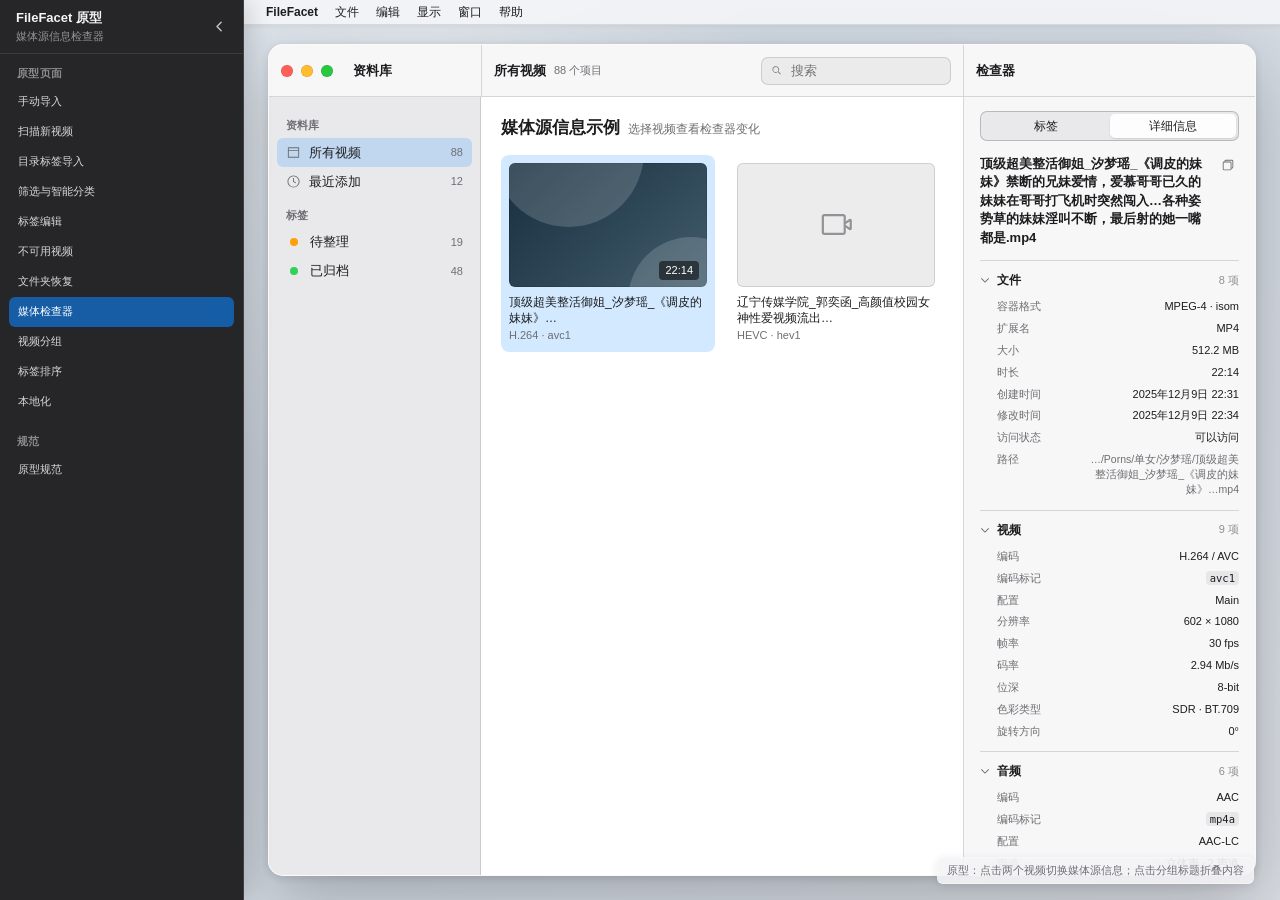
<file: docs/prototypes/media-source-inspector/index.html>
<!doctype html>
<html lang="zh-CN">
<head>
  <meta charset="utf-8">
  <meta name="viewport" content="width=device-width, initial-scale=1">
  <title>FileFacet · 媒体源信息检查器原型</title>
  <style>
    :root {
      color-scheme: light dark;
      --desktop: #d8dce2;
      --window: rgba(245, 245, 247, .97);
      --toolbar: rgba(247, 247, 248, .94);
      --sidebar: rgba(234, 234, 236, .96);
      --content: #ffffff;
      --inspector: #f7f7f8;
      --line: rgba(60, 60, 67, .18);
      --line-strong: rgba(60, 60, 67, .28);
      --text: #1d1d1f;
      --secondary: #6e6e73;
      --tertiary: #8e8e93;
      --accent: #0a84ff;
      --selection: rgba(10, 132, 255, .18);
      --code-background: rgba(118, 118, 128, .12);
      --shadow: 0 24px 70px rgba(20, 24, 31, .27), 0 2px 10px rgba(20, 24, 31, .13);
      font-family: "SF Pro Text", "SF Pro Display", sans-serif;
    }

    @media (prefers-color-scheme: dark) {
      :root {
        --desktop: #17191d;
        --window: rgba(42, 42, 44, .98);
        --toolbar: rgba(42, 42, 44, .95);
        --sidebar: rgba(37, 37, 39, .98);
        --content: #1f1f21;
        --inspector: #252527;
        --line: rgba(235, 235, 245, .13);
        --line-strong: rgba(235, 235, 245, .24);
        --text: #f2f2f7;
        --secondary: #aeaeb2;
        --tertiary: #8e8e93;
        --selection: rgba(10, 132, 255, .28);
        --code-background: rgba(118, 118, 128, .24);
        --shadow: 0 26px 80px rgba(0, 0, 0, .56), 0 2px 12px rgba(0, 0, 0, .4);
      }
    }

    * { box-sizing: border-box; }
    [hidden] { display: none !important; }
    html, body { width: 100%; height: 100%; margin: 0; overflow: hidden; }
    body {
      color: var(--text);
      background: var(--desktop);
      font: 13px/1.35 "SF Pro Text", "SF Pro Display", sans-serif;
    }
    button, input { color: inherit; font: inherit; }
    button { border: 0; cursor: default; }

    .desktop {
      height: 100%;
      padding: 45px 24px 68px;
      background:
        radial-gradient(circle at 16% 14%, rgba(255, 255, 255, .54), transparent 32%),
        linear-gradient(135deg, rgba(198, 212, 226, .58), rgba(225, 227, 231, .2));
    }

    .window {
      display: grid;
      width: 100%;
      height: 100%;
      min-width: 960px;
      grid-template-columns: 212px minmax(430px, 1fr) 292px;
      grid-template-rows: 52px minmax(0, 1fr);
      overflow: hidden;
      border: 1px solid rgba(255, 255, 255, .5);
      border-radius: 15px;
      background: var(--window);
      box-shadow: var(--shadow);
      backdrop-filter: blur(26px) saturate(1.35);
    }

    .titlebar {
      grid-column: 1 / 4;
      display: grid;
      grid-template-columns: 212px minmax(430px, 1fr) 292px;
      border-bottom: 1px solid var(--line);
      background: var(--toolbar);
    }
    .title-part {
      display: flex;
      min-width: 0;
      align-items: center;
      gap: 8px;
      padding: 0 12px;
    }
    .title-part + .title-part { border-left: 1px solid var(--line); }
    .traffic { display: flex; gap: 8px; margin-right: 12px; }
    .traffic span {
      width: 12px;
      height: 12px;
      border-radius: 50%;
      box-shadow: inset 0 0 0 .5px rgba(0, 0, 0, .16);
    }
    .traffic span:nth-child(1) { background: #ff5f57; }
    .traffic span:nth-child(2) { background: #febc2e; }
    .traffic span:nth-child(3) { background: #28c840; }
    .title-name {
      min-width: 0;
      overflow: hidden;
      font-weight: 600;
      text-overflow: ellipsis;
      white-space: nowrap;
    }
    .title-count { color: var(--secondary); font-size: 11px; }
    .spacer { flex: 1; }
    .search {
      display: flex;
      width: min(190px, 24vw);
      height: 28px;
      align-items: center;
      gap: 6px;
      padding: 0 9px;
      border: 1px solid var(--line);
      border-radius: 7px;
      background: rgba(127, 127, 127, .1);
      color: var(--secondary);
    }
    .search svg { width: 13px; height: 13px; fill: currentColor; }
    .search input {
      width: 100%;
      min-width: 0;
      border: 0;
      outline: 0;
      color: var(--text);
      background: transparent;
    }

    .sidebar {
      grid-column: 1;
      grid-row: 2;
      min-height: 0;
      overflow: auto;
      padding: 9px 8px;
      border-right: 1px solid var(--line);
      background: var(--sidebar);
    }
    .section-label {
      padding: 12px 9px 5px;
      color: var(--secondary);
      font-size: 11px;
      font-weight: 600;
    }
    .nav-row {
      display: flex;
      width: 100%;
      min-height: 29px;
      align-items: center;
      gap: 8px;
      padding: 0 9px;
      border-radius: 6px;
      background: transparent;
      text-align: left;
    }
    .nav-row.selected { background: var(--selection); }
    .nav-row svg {
      width: 15px;
      height: 15px;
      flex: 0 0 15px;
      fill: currentColor;
      color: var(--secondary);
    }
    .nav-label {
      min-width: 0;
      flex: 1;
      overflow: hidden;
      text-overflow: ellipsis;
      white-space: nowrap;
    }
    .nav-count {
      color: var(--secondary);
      font-size: 11px;
      font-variant-numeric: tabular-nums;
    }
    .tag-dot {
      width: 8px;
      height: 8px;
      margin: 0 4px;
      flex: 0 0 8px;
      border-radius: 50%;
      background: var(--tag-color);
    }

    .content {
      grid-column: 2;
      grid-row: 2;
      min-width: 0;
      min-height: 0;
      overflow: auto;
      background: var(--content);
    }
    .content-heading {
      display: flex;
      align-items: baseline;
      gap: 8px;
      padding: 20px 20px 0;
    }
    .content-heading h1 { margin: 0; font-size: 17px; font-weight: 650; }
    .content-heading span { color: var(--secondary); font-size: 12px; }
    .video-grid {
      display: grid;
      grid-template-columns: repeat(auto-fill, minmax(172px, 1fr));
      gap: 18px 14px;
      align-content: start;
      padding: 15px 20px 24px;
    }
    .video-card {
      min-width: 0;
      padding: 8px;
      border-radius: 8px;
      background: transparent;
      text-align: left;
    }
    .video-card:hover { background: rgba(127, 127, 127, .09); }
    .video-card.selected { background: var(--selection); }
    .thumb {
      position: relative;
      aspect-ratio: 16 / 10;
      overflow: hidden;
      border-radius: 6px;
      background:
        linear-gradient(138deg, rgba(21, 44, 60, .95), rgba(74, 103, 116, .68)),
        #34495e;
      box-shadow: inset 0 0 0 1px rgba(0, 0, 0, .12);
    }
    .thumb::before,
    .thumb::after {
      content: "";
      position: absolute;
      border-radius: 999px;
      background: rgba(255, 255, 255, .16);
    }
    .thumb::before { width: 76%; height: 130%; top: -78%; left: -8%; }
    .thumb::after { width: 64%; height: 110%; right: -24%; bottom: -70%; }
    .thumb .frame-label {
      position: absolute;
      z-index: 1;
      right: 8px;
      bottom: 7px;
      padding: 2px 6px;
      border-radius: 4px;
      color: white;
      background: rgba(0, 0, 0, .54);
      font-size: var(--prototype-caption-font-size);
      font-variant-numeric: tabular-nums;
    }
    .thumb.no-image {
      display: grid;
      place-items: center;
      background: rgba(118, 118, 128, .14);
      color: var(--secondary);
    }
    .thumb.no-image::before,
    .thumb.no-image::after { display: none; }
    .thumb.no-image svg { width: 35px; height: 35px; fill: currentColor; opacity: .7; }
    .card-title {
      display: -webkit-box;
      margin-top: 7px;
      overflow: hidden;
      font-size: 12px;
      font-weight: 500;
      -webkit-box-orient: vertical;
      -webkit-line-clamp: 2;
    }
    .card-meta {
      margin-top: 3px;
      color: var(--secondary);
      font-size: 11px;
    }

    .inspector {
      grid-column: 3;
      grid-row: 2;
      display: flex;
      min-height: 0;
      flex-direction: column;
      overflow: hidden;
      border-left: 1px solid var(--line);
      background: var(--inspector);
    }
    .segmented {
      display: grid;
      grid-template-columns: 1fr 1fr;
      margin: 14px 16px 12px;
      padding: 2px;
      border: 1px solid var(--line-strong);
      border-radius: 7px;
      background: rgba(118, 118, 128, .1);
    }
    .segment {
      min-height: 24px;
      border-radius: 5px;
      background: transparent;
      font-size: 12px;
    }
    .segment.selected {
      background: color-mix(in srgb, var(--content) 92%, transparent);
      box-shadow: 0 1px 2px rgba(0, 0, 0, .12);
      font-weight: 550;
    }
    .inspector-scroll {
      min-height: 0;
      flex: 1;
      overflow: auto;
      padding: 0 16px 18px;
    }
    .filename {
      display: flex;
      align-items: flex-start;
      gap: 7px;
      padding: 2px 0 13px;
      border-bottom: 1px solid var(--line);
    }
    .filename strong {
      min-width: 0;
      flex: 1;
      overflow-wrap: anywhere;
      font-size: 13px;
      line-height: 1.42;
    }
    .copy {
      width: 24px;
      height: 24px;
      flex: 0 0 24px;
      border-radius: 5px;
      background: transparent;
      color: var(--secondary);
    }
    .copy:hover { background: rgba(118, 118, 128, .12); }
    .copy svg { width: 14px; height: 14px; fill: currentColor; }

    .detail-group { border-bottom: 1px solid var(--line); }
    .group-toggle {
      display: flex;
      width: 100%;
      min-height: 38px;
      align-items: center;
      gap: 7px;
      padding: 0;
      background: transparent;
      text-align: left;
      font-size: 12px;
      font-weight: 650;
    }
    .group-toggle svg {
      width: 10px;
      height: 10px;
      flex: 0 0 10px;
      fill: currentColor;
      color: var(--secondary);
      transition: transform 140ms ease;
    }
    .detail-group.collapsed .group-toggle svg { transform: rotate(-90deg); }
    .group-count {
      margin-left: auto;
      color: var(--tertiary);
      font-size: var(--prototype-caption-font-size);
      font-weight: 450;
    }
    .fields {
      display: grid;
      grid-template-columns: minmax(72px, auto) minmax(0, 1fr);
      gap: 7px 12px;
      padding: 0 0 13px 17px;
    }
    .detail-group.collapsed .fields { display: none; }
    .field-label {
      color: var(--secondary);
      font-size: 11px;
      white-space: nowrap;
    }
    .field-value {
      min-width: 0;
      overflow-wrap: anywhere;
      font-size: 11px;
      text-align: right;
      user-select: text;
    }
    .field-value.numeric { font-variant-numeric: tabular-nums; }
    code {
      padding: 1px 4px;
      border-radius: 4px;
      background: var(--code-background);
      font: 10.5px/1.35 "SF Mono", "Menlo", monospace;
    }
    .path-value {
      color: var(--secondary);
      font-size: 10.5px;
      line-height: 1.42;
    }

    .tags-panel { padding-top: 2px; }
    .tags-panel .tag-heading {
      margin: 0 0 10px;
      color: var(--secondary);
      font-size: 11px;
      font-weight: 600;
    }
    .tag-list { display: flex; flex-direction: column; gap: 8px; }
    .tag-option {
      display: flex;
      align-items: center;
      gap: 8px;
      min-height: 24px;
    }
    .checkbox {
      display: grid;
      width: 15px;
      height: 15px;
      place-items: center;
      border: 1px solid var(--line-strong);
      border-radius: 4px;
      background: var(--accent);
      color: white;
    }
    .checkbox svg { width: 10px; height: 10px; fill: currentColor; }
    .prototype-note {
      position: fixed;
      right: 26px;
      bottom: 16px;
      padding: 5px 9px;
      border: 1px solid rgba(255, 255, 255, .35);
      border-radius: 6px;
      color: var(--secondary);
      background: color-mix(in srgb, var(--window) 88%, transparent);
      box-shadow: 0 2px 10px rgba(0, 0, 0, .09);
      backdrop-filter: blur(18px);
      font-size: var(--prototype-caption-font-size);
    }
  </style>
  <link rel="stylesheet" href="../prototype-shell.css">
</head>
<body data-prototype-page="media-source-inspector" data-prototype-subtitle="媒体源信息检查器">

  <main class="desktop prototype-content prototype-app-surface">
    <section class="window" aria-label="FileFacet 媒体源信息检查器原型">
      <header class="titlebar">
        <div class="title-part">
          <div class="traffic" aria-hidden="true"><span></span><span></span><span></span></div>
          <span class="title-name">资料库</span>
        </div>
        <div class="title-part">
          <span class="title-name">所有视频</span>
          <span class="title-count">88 个项目</span>
          <span class="spacer"></span>
          <label class="search">
            <svg viewBox="0 0 16 16" aria-hidden="true"><path d="M6.6 2a4.6 4.6 0 1 0 2.86 8.2l3.17 3.17.74-.74-3.17-3.17A4.6 4.6 0 0 0 6.6 2Zm0 1.05a3.55 3.55 0 1 1 0 7.1 3.55 3.55 0 0 1 0-7.1Z"/></svg>
            <input type="search" placeholder="搜索">
          </label>
        </div>
        <div class="title-part">
          <span class="title-name">检查器</span>
        </div>
      </header>

      <aside class="sidebar">
        <div class="section-label">资料库</div>
        <button class="nav-row selected">
          <svg viewBox="0 0 16 16" aria-hidden="true"><path d="M2 2.5h12v11H2v-11Zm1 1v2h10v-2H3Zm0 3v6h10v-6H3Z"/></svg>
          <span class="nav-label">所有视频</span>
          <span class="nav-count">88</span>
        </button>
        <button class="nav-row">
          <svg viewBox="0 0 16 16" aria-hidden="true"><path d="M8 1.5A6.5 6.5 0 1 0 14.5 8 6.5 6.5 0 0 0 8 1.5Zm0 1A5.5 5.5 0 1 1 2.5 8 5.5 5.5 0 0 1 8 2.5Zm-.5 1.7h1v3.58l2.32 1.34-.5.87L7.5 8.36V4.2Z"/></svg>
          <span class="nav-label">最近添加</span>
          <span class="nav-count">12</span>
        </button>
        <div class="section-label">标签</div>
        <button class="nav-row">
          <span class="tag-dot" style="--tag-color:#ff9f0a"></span>
          <span class="nav-label">待整理</span>
          <span class="nav-count">19</span>
        </button>
        <button class="nav-row">
          <span class="tag-dot" style="--tag-color:#30d158"></span>
          <span class="nav-label">已归档</span>
          <span class="nav-count">48</span>
        </button>
      </aside>

      <section class="content">
        <div class="content-heading">
          <h1>媒体源信息示例</h1>
          <span>选择视频查看检查器变化</span>
        </div>
        <div class="video-grid">
          <button class="video-card selected" data-video="h264" aria-pressed="true">
            <div class="thumb">
              <span class="frame-label">22:14</span>
            </div>
            <span class="card-title">顶级超美整活御姐_汐梦瑶_《调皮的妹妹》…</span>
            <span class="card-meta">H.264 · avc1</span>
          </button>
          <button class="video-card" data-video="hevc" aria-pressed="false">
            <div class="thumb no-image">
              <svg viewBox="0 0 32 32" aria-hidden="true"><path d="M5 6.5h17a2.5 2.5 0 0 1 2.5 2.5v4.2l3.1-2.2a1.5 1.5 0 0 1 2.4 1.22v7.56A1.5 1.5 0 0 1 27.6 21l-3.1-2.2V23a2.5 2.5 0 0 1-2.5 2.5H5A2.5 2.5 0 0 1 2.5 23V9A2.5 2.5 0 0 1 5 6.5Zm0 2A.5.5 0 0 0 4.5 9v14a.5.5 0 0 0 .5.5h17a.5.5 0 0 0 .5-.5V9a.5.5 0 0 0-.5-.5H5Zm19.5 7.14v.72L28 18.83v-5.66l-3.5 2.47Z"/></svg>
            </div>
            <span class="card-title">辽宁传媒学院_郭奕函_高颜值校园女神性爱视频流出…</span>
            <span class="card-meta">HEVC · hev1</span>
          </button>
        </div>
      </section>

      <aside class="inspector">
        <div class="segmented" role="tablist" aria-label="检查器内容">
          <button class="segment" role="tab" aria-selected="false" data-panel="tags">标签</button>
          <button class="segment selected" role="tab" aria-selected="true" data-panel="details">详细信息</button>
        </div>

        <div class="inspector-scroll">
          <section class="tags-panel" data-panel-content="tags" hidden>
            <p class="tag-heading">应用到所选视频</p>
            <div class="tag-list">
              <div class="tag-option">
                <span class="checkbox"><svg viewBox="0 0 12 12" aria-hidden="true"><path d="m2 6.2 2.3 2.3L10 2.8l.8.8-6.5 6.5L1.2 7l.8-.8Z"/></svg></span>
                <span>待整理</span>
              </div>
              <div class="tag-option">
                <span class="checkbox"><svg viewBox="0 0 12 12" aria-hidden="true"><path d="m2 6.2 2.3 2.3L10 2.8l.8.8-6.5 6.5L1.2 7l.8-.8Z"/></svg></span>
                <span>人物</span>
              </div>
            </div>
          </section>

          <section data-panel-content="details">
            <div class="filename">
              <strong data-value="filename"></strong>
              <button class="copy" type="button" title="复制文件名" aria-label="复制文件名">
                <svg viewBox="0 0 16 16" aria-hidden="true"><path d="M5.5 2A1.5 1.5 0 0 0 4 3.5V4h-.5A1.5 1.5 0 0 0 2 5.5v7A1.5 1.5 0 0 0 3.5 14h7a1.5 1.5 0 0 0 1.5-1.5V12h.5a1.5 1.5 0 0 0 1.5-1.5v-7A1.5 1.5 0 0 0 12.5 2h-7ZM5 3.5a.5.5 0 0 1 .5-.5h7a.5.5 0 0 1 .5.5v7a.5.5 0 0 1-.5.5H12V5.5A1.5 1.5 0 0 0 10.5 4H5v-.5ZM3 5.5a.5.5 0 0 1 .5-.5h7a.5.5 0 0 1 .5.5v7a.5.5 0 0 1-.5.5h-7a.5.5 0 0 1-.5-.5v-7Z"/></svg>
              </button>
            </div>

            <section class="detail-group">
              <button class="group-toggle" type="button" aria-expanded="true">
                <svg viewBox="0 0 10 10" aria-hidden="true"><path d="M1.7 3.1 5 6.4l3.3-3.3.7.7-4 4-4-4 .7-.7Z"/></svg>
                文件
                <span class="group-count">8 项</span>
              </button>
              <div class="fields">
                <span class="field-label">容器格式</span><span class="field-value" data-value="container"></span>
                <span class="field-label">扩展名</span><span class="field-value" data-value="extension"></span>
                <span class="field-label">大小</span><span class="field-value numeric" data-value="size"></span>
                <span class="field-label">时长</span><span class="field-value numeric" data-value="duration"></span>
                <span class="field-label">创建时间</span><span class="field-value numeric" data-value="created"></span>
                <span class="field-label">修改时间</span><span class="field-value numeric" data-value="modified"></span>
                <span class="field-label">访问状态</span><span class="field-value" data-value="access"></span>
                <span class="field-label">路径</span><span class="field-value path-value" data-value="path"></span>
              </div>
            </section>

            <section class="detail-group">
              <button class="group-toggle" type="button" aria-expanded="true">
                <svg viewBox="0 0 10 10" aria-hidden="true"><path d="M1.7 3.1 5 6.4l3.3-3.3.7.7-4 4-4-4 .7-.7Z"/></svg>
                视频
                <span class="group-count">9 项</span>
              </button>
              <div class="fields">
                <span class="field-label">编码</span><span class="field-value" data-value="videoCodec"></span>
                <span class="field-label">编码标记</span><span class="field-value"><code data-value="videoTag"></code></span>
                <span class="field-label">配置</span><span class="field-value" data-value="videoProfile"></span>
                <span class="field-label">分辨率</span><span class="field-value numeric" data-value="resolution"></span>
                <span class="field-label">帧率</span><span class="field-value numeric" data-value="frameRate"></span>
                <span class="field-label">码率</span><span class="field-value numeric" data-value="videoBitRate"></span>
                <span class="field-label">位深</span><span class="field-value numeric" data-value="bitDepth"></span>
                <span class="field-label">色彩类型</span><span class="field-value" data-value="color"></span>
                <span class="field-label">旋转方向</span><span class="field-value numeric" data-value="rotation"></span>
              </div>
            </section>

            <section class="detail-group">
              <button class="group-toggle" type="button" aria-expanded="true">
                <svg viewBox="0 0 10 10" aria-hidden="true"><path d="M1.7 3.1 5 6.4l3.3-3.3.7.7-4 4-4-4 .7-.7Z"/></svg>
                音频
                <span class="group-count">6 项</span>
              </button>
              <div class="fields">
                <span class="field-label">编码</span><span class="field-value" data-value="audioCodec"></span>
                <span class="field-label">编码标记</span><span class="field-value"><code data-value="audioTag"></code></span>
                <span class="field-label">配置</span><span class="field-value" data-value="audioProfile"></span>
                <span class="field-label">声道</span><span class="field-value" data-value="channels"></span>
                <span class="field-label">采样率</span><span class="field-value numeric" data-value="sampleRate"></span>
                <span class="field-label">码率</span><span class="field-value numeric" data-value="audioBitRate"></span>
              </div>
            </section>
          </section>
        </div>
      </aside>
    </section>
  </main>

  <div class="prototype-note">原型：点击两个视频切换媒体源信息；点击分组标题折叠内容</div>

  <script src="../prototype-shell.js"></script>
  <script>
    const videos = {
      h264: {
        filename: "顶级超美整活御姐_汐梦瑶_《调皮的妹妹》禁断的兄妹爱情，爱慕哥哥已久的妹妹在哥哥打飞机时突然闯入…各种姿势草的妹妹淫叫不断，最后射的她一嘴都是.mp4",
        container: "MPEG-4 · isom",
        extension: "MP4",
        size: "512.2 MB",
        duration: "22:14",
        created: "2025年12月9日 22:31",
        modified: "2025年12月9日 22:34",
        access: "可以访问",
        path: "…/Porns/单女/汐梦瑶/顶级超美整活御姐_汐梦瑶_《调皮的妹妹》…mp4",
        videoCodec: "H.264 / AVC",
        videoTag: "avc1",
        videoProfile: "Main",
        resolution: "602 × 1080",
        frameRate: "30 fps",
        videoBitRate: "2.94 Mb/s",
        bitDepth: "8-bit",
        color: "SDR · BT.709",
        rotation: "0°",
        audioCodec: "AAC",
        audioTag: "mp4a",
        audioProfile: "AAC-LC",
        channels: "立体声 · 2 声道",
        sampleRate: "44.1 kHz",
        audioBitRate: "129 kb/s"
      },
      hevc: {
        filename: "辽宁传媒学院_郭奕函_高颜值校园女神性爱视频流出_露脸口交激情3P.mp4",
        container: "MPEG-4 · isom",
        extension: "MP4",
        size: "479.7 MB",
        duration: "12:56",
        created: "2025年11月17日 10:05",
        modified: "2025年11月17日 10:08",
        access: "可以访问",
        path: "…/Porns/单女/辽宁传媒学院_郭奕函_高颜值校园女神性爱视频流出_露脸口交激情3P.mp4",
        videoCodec: "HEVC / H.265",
        videoTag: "hev1",
        videoProfile: "Main",
        resolution: "752 × 1080",
        frameRate: "30 fps",
        videoBitRate: "4.81 Mb/s",
        bitDepth: "8-bit",
        color: "SDR · BT.709",
        rotation: "0°",
        audioCodec: "AAC",
        audioTag: "mp4a",
        audioProfile: "AAC-LC",
        channels: "立体声 · 2 声道",
        sampleRate: "44.1 kHz",
        audioBitRate: "128 kb/s"
      }
    };

    const valueNodes = document.querySelectorAll("[data-value]");
    const videoCards = document.querySelectorAll("[data-video]");
    const segmentButtons = document.querySelectorAll("[data-panel]");
    const panelContents = document.querySelectorAll("[data-panel-content]");

    function selectVideo(id) {
      const video = videos[id];
      valueNodes.forEach((node) => {
        node.textContent = video[node.dataset.value] ?? "—";
      });
      videoCards.forEach((card) => {
        const selected = card.dataset.video === id;
        card.classList.toggle("selected", selected);
        card.setAttribute("aria-pressed", String(selected));
      });
    }

    videoCards.forEach((card) => {
      card.addEventListener("click", () => selectVideo(card.dataset.video));
    });

    segmentButtons.forEach((button) => {
      button.addEventListener("click", () => {
        const target = button.dataset.panel;
        segmentButtons.forEach((segment) => {
          const selected = segment === button;
          segment.classList.toggle("selected", selected);
          segment.setAttribute("aria-selected", String(selected));
        });
        panelContents.forEach((panel) => {
          panel.hidden = panel.dataset.panelContent !== target;
        });
      });
    });

    document.querySelectorAll(".group-toggle").forEach((button) => {
      button.addEventListener("click", () => {
        const group = button.closest(".detail-group");
        const collapsed = group.classList.toggle("collapsed");
        button.setAttribute("aria-expanded", String(!collapsed));
      });
    });

    document.querySelector(".copy").addEventListener("click", async () => {
      const filename = document.querySelector("[data-value='filename']").textContent;
      if (navigator.clipboard) await navigator.clipboard.writeText(filename);
    });

    selectVideo("h264");
  </script>
</body>
</html>
</file>
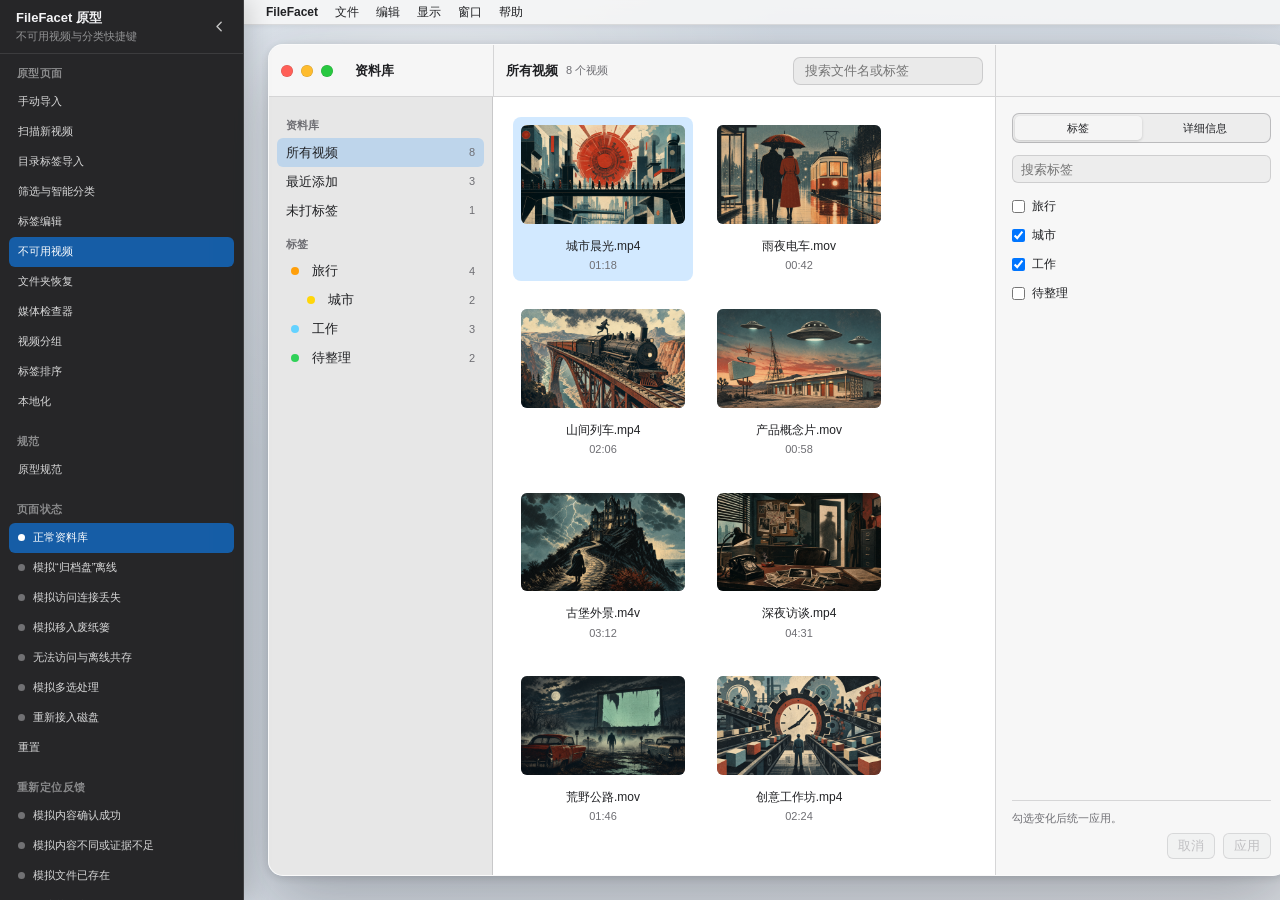
<file: docs/prototypes/offline-library/index.html>
<!doctype html>
<html lang="zh-CN">
<head>
  <meta charset="utf-8">
  <meta name="viewport" content="width=device-width, initial-scale=1">
  <title>FileFacet · 不可用视频原型</title>
  <style>
    :root {
      color-scheme: light dark;
      --desktop: #d9dde3;
      --window: rgba(246, 246, 246, .97);
      --toolbar: rgba(246, 246, 246, .92);
      --sidebar: rgba(232, 232, 232, .96);
      --content: #fff;
      --inspector: #f7f7f7;
      --line: rgba(60, 60, 67, .18);
      --line-strong: rgba(60, 60, 67, .28);
      --text: #202124;
      --secondary: #6e6e73;
      --tertiary: #8e8e93;
      --accent: #0a84ff;
      --accent-soft: rgba(10, 132, 255, .13);
      --selection: rgba(10, 132, 255, .18);
      --success: #248a3d;
      --offline: #6e6e73;
      --unavailable: #c93400;
      --warning-soft: rgba(110, 110, 115, .09);
      --shadow: 0 24px 70px rgba(20, 24, 31, .28), 0 2px 10px rgba(20, 24, 31, .14);
      font-family: -apple-system, BlinkMacSystemFont, "SF Pro Text", "Helvetica Neue", sans-serif;
    }

    @media (prefers-color-scheme: dark) {
      :root {
        --desktop: #17191d;
        --window: rgba(42, 42, 44, .98);
        --toolbar: rgba(42, 42, 44, .94);
        --sidebar: rgba(37, 37, 39, .98);
        --content: #1f1f21;
        --inspector: #252527;
        --line: rgba(235, 235, 245, .13);
        --line-strong: rgba(235, 235, 245, .24);
        --text: #f2f2f7;
        --secondary: #aeaeb2;
        --tertiary: #8e8e93;
        --accent-soft: rgba(10, 132, 255, .2);
        --selection: rgba(10, 132, 255, .27);
        --success: #30d158;
        --offline: #aeaeb2;
        --unavailable: #ff9f0a;
        --warning-soft: rgba(174, 174, 178, .11);
        --shadow: 0 26px 80px rgba(0, 0, 0, .56), 0 2px 12px rgba(0, 0, 0, .4);
      }
    }

    * { box-sizing: border-box; }
    [hidden] { display: none !important; }
    html, body { width: 100%; height: 100%; margin: 0; overflow: hidden; }
    body {
      color: var(--text);
      background: var(--desktop);
      font: 13px/1.35 -apple-system, BlinkMacSystemFont, "SF Pro Text", sans-serif;
    }
    button, input { color: inherit; font: inherit; }
    button { border: 0; cursor: default; }

    .desktop {
      height: 100%;
      padding: 44px 24px 70px;
      background:
        radial-gradient(circle at 18% 15%, rgba(255,255,255,.55), transparent 32%),
        linear-gradient(135deg, rgba(200, 213, 227, .56), rgba(224, 226, 230, .2));
    }

    .window {
      display: grid;
      width: 100%;
      height: 100%;
      min-width: 1020px;
      grid-template-columns: 224px minmax(500px, 1fr) 292px;
      grid-template-rows: 52px minmax(0, 1fr);
      overflow: hidden;
      border: 1px solid rgba(255,255,255,.5);
      border-radius: 15px;
      background: var(--window);
      box-shadow: var(--shadow);
      backdrop-filter: blur(26px) saturate(1.35);
    }

    .titlebar {
      grid-column: 1 / 4;
      display: grid;
      grid-template-columns: 224px minmax(500px, 1fr) 292px;
      border-bottom: 1px solid var(--line);
      background: var(--toolbar);
    }
    .title-part {
      display: flex;
      min-width: 0;
      align-items: center;
      gap: 8px;
      padding: 0 12px;
    }
    .title-part + .title-part { border-left: 1px solid var(--line); }
    .traffic { display: flex; gap: 8px; margin-right: 14px; }
    .traffic span {
      width: 12px;
      height: 12px;
      border-radius: 50%;
      box-shadow: inset 0 0 0 .5px rgba(0,0,0,.16);
    }
    .traffic span:nth-child(1) { background: #ff5f57; }
    .traffic span:nth-child(2) { background: #febc2e; }
    .traffic span:nth-child(3) { background: #28c840; }
    .title-name {
      min-width: 0;
      overflow: hidden;
      font-weight: 600;
      text-overflow: ellipsis;
      white-space: nowrap;
    }
    .title-count { color: var(--secondary); font-size: 11px; white-space: nowrap; }
    .spacer { flex: 1; }
    .search {
      display: flex;
      width: min(190px, 22vw);
      height: 28px;
      align-items: center;
      padding: 0 9px;
      border: 1px solid var(--line);
      border-radius: 7px;
      background: rgba(127,127,127,.1);
    }
    .search input {
      width: 100%;
      min-width: 0;
      border: 0;
      outline: 0;
      color: var(--text);
      background: transparent;
    }

    .sidebar {
      grid-column: 1;
      grid-row: 2;
      min-height: 0;
      overflow: auto;
      padding: 9px 8px;
      border-right: 1px solid var(--line);
      background: var(--sidebar);
    }
    .section-label {
      padding: 12px 9px 5px;
      color: var(--secondary);
      font-size: 11px;
      font-weight: 600;
    }
    .nav-row {
      display: flex;
      width: 100%;
      min-height: 29px;
      align-items: center;
      gap: 8px;
      padding: 0 9px;
      border-radius: 6px;
      background: transparent;
      text-align: left;
    }
    .nav-row:hover { background: rgba(127,127,127,.08); }
    .nav-row.selected { background: var(--selection); }
    .nav-label {
      min-width: 0;
      flex: 1;
      overflow: hidden;
      text-overflow: ellipsis;
      white-space: nowrap;
    }
    .nav-count {
      min-width: 28px;
      color: var(--secondary);
      font-size: 11px;
      font-variant-numeric: tabular-nums;
      text-align: right;
    }
    .tag-dot {
      width: 8px;
      height: 8px;
      margin: 0 5px;
      flex: 0 0 8px;
      border-radius: 50%;
      background: var(--tag-color, #ff9f0a);
    }
    .indent-1 { padding-left: 25px; }

    .content {
      grid-column: 2;
      grid-row: 2;
      display: flex;
      min-width: 0;
      min-height: 0;
      flex-direction: column;
      overflow: hidden;
      background: var(--content);
    }
    .inline-status {
      position: relative;
      z-index: 2;
      display: none;
      min-height: 42px;
      align-items: center;
      gap: 10px;
      padding: 7px 16px;
      border-bottom: 1px solid var(--line);
      background: color-mix(in srgb, var(--content) 90%, var(--accent) 10%);
    }
    .inline-status.visible { display: flex; }
    .status-mark {
      width: 8px;
      height: 8px;
      flex: 0 0 8px;
      border-radius: 50%;
      background: var(--accent);
    }
    .inline-status.success .status-mark { background: var(--success); }
    .inline-status.error .status-mark { background: var(--unavailable); }
    .status-copy { min-width: 0; flex: 1; }
    .status-title { font-size: 12px; font-weight: 600; }
    .status-detail {
      margin-top: 1px;
      overflow: hidden;
      color: var(--secondary);
      font-size: 11px;
      text-overflow: ellipsis;
      white-space: nowrap;
    }
    .status-action {
      min-width: 54px;
      height: 25px;
      padding: 0 10px;
      border: 1px solid var(--line-strong);
      border-radius: 6px;
      background: color-mix(in srgb, var(--content) 88%, var(--text) 12%);
      box-shadow: 0 1px 1px rgba(0,0,0,.06);
      white-space: nowrap;
    }
    .status-close {
      display: grid;
      width: 25px;
      min-width: 25px;
      height: 25px;
      place-items: center;
      padding: 0;
      border-radius: 6px;
      color: var(--secondary);
      background: transparent;
    }
    .status-close:hover { color: var(--text); background: rgba(127,127,127,.14); }
    .status-close svg {
      width: 13px;
      height: 13px;
      fill: none;
      stroke: currentColor;
      stroke-width: 1.8;
      stroke-linecap: round;
    }
    .grid-scroll { flex: 1; min-height: 0; overflow: auto; padding: 20px; }
    .video-grid {
      display: grid;
      grid-template-columns: repeat(auto-fill, minmax(150px, 180px));
      gap: 20px 16px;
      align-content: start;
    }
    .video-card {
      min-width: 0;
      min-height: 163px;
      padding: 8px;
      border-radius: 8px;
      background: transparent;
      text-align: center;
    }
    .video-card:hover { background: rgba(127,127,127,.12); }
    .video-card.selected { background: var(--selection); }
    .thumb {
      position: relative;
      aspect-ratio: 1.66 / 1;
      overflow: hidden;
      border-radius: 6px;
      background: #d1d1d6;
      box-shadow: inset 0 0 0 1px rgba(0,0,0,.08);
    }
    .thumb img {
      display: block;
      width: 100%;
      height: 100%;
      object-fit: cover;
    }
    .video-card.is-unavailable .thumb::after {
      content: "";
      position: absolute;
      inset: 0;
      background: rgba(0,0,0,.50);
      pointer-events: none;
    }
    .state-badge {
      position: absolute;
      z-index: 1;
      top: 6px;
      left: 6px;
      padding: 2px 6px;
      border: 1px solid rgba(255,255,255,.42);
      border-radius: 5px;
      color: #fff;
      background: rgba(32,33,36,.72);
      font-size: var(--prototype-caption-font-size);
      font-weight: 600;
      backdrop-filter: blur(8px);
    }
    .state-badge.unavailable { background: color-mix(in srgb, var(--unavailable) 84%, rgba(32,33,36,.72)); }
    .filename {
      margin-top: 14px;
      overflow: hidden;
      color: var(--text);
      font-size: 12px;
      font-weight: 500;
      text-align: center;
      text-overflow: ellipsis;
      white-space: nowrap;
    }
    .duration {
      margin-top: 4px;
      color: var(--secondary);
      font-size: 11px;
      text-align: center;
      font-variant-numeric: tabular-nums;
    }
    .empty-state {
      width: min(390px, 82%);
      margin: 20vh auto 0;
      color: var(--secondary);
      text-align: center;
    }
    .empty-state strong { display: block; margin-bottom: 6px; color: var(--text); font-size: 15px; }

    .inspector {
      grid-column: 3;
      grid-row: 2;
      display: flex;
      min-height: 0;
      overflow: hidden;
      border-left: 1px solid var(--line);
      background: var(--inspector);
    }
    .inspector-shell {
      display: flex;
      width: 100%;
      min-height: 0;
      flex-direction: column;
      gap: 12px;
      padding: 16px;
    }
    .segment-control {
      display: grid;
      width: 100%;
      grid-template-columns: 1fr 1fr;
      padding: 2px;
      border: 1px solid var(--line-strong);
      border-radius: 7px;
      background: rgba(127,127,127,.08);
    }
    .segment-button {
      min-height: 24px;
      border-radius: 5px;
      background: transparent;
      font-size: 11px;
    }
    .segment-button.selected {
      background: color-mix(in srgb, var(--content) 90%, var(--text) 4%);
      box-shadow: 0 1px 3px rgba(0,0,0,.16);
    }
    .tag-search {
      width: 100%;
      height: 28px;
      padding: 0 8px;
      border: 1px solid var(--line);
      border-radius: 6px;
      outline: 0;
      background: rgba(127,127,127,.08);
    }
    .inspector-scroll {
      min-height: 0;
      flex: 1;
      overflow: auto;
    }
    .tag-checkboxes { display: grid; gap: 7px; }
    .tag-checkbox-row {
      display: flex;
      align-items: center;
      gap: 7px;
      min-height: 22px;
      font-size: 12px;
    }
    .tag-checkbox-row input { margin: 0; }
    .tag-empty { color: var(--secondary); font-size: 12px; }
    .detail-pane { display: grid; gap: 13px; }
    .detail-filename {
      display: flex;
      align-items: flex-start;
      gap: 6px;
      font-size: 14px;
      font-weight: 500;
    }
    .detail-filename span { min-width: 0; flex: 1; overflow-wrap: anywhere; }
    .copy-button {
      min-width: 40px;
      padding: 2px 5px;
      border-radius: 5px;
      color: var(--secondary);
      background: transparent;
      font-size: var(--prototype-caption-font-size);
    }
    .copy-button:hover { background: rgba(127,127,127,.1); }
    .detail-field { display: grid; gap: 2px; }
    .detail-title {
      color: var(--secondary);
      font-size: 11px;
      font-weight: 500;
    }
    .detail-value {
      font-size: 12px;
      line-height: 1.4;
      overflow-wrap: anywhere;
      user-select: text;
    }
    .resolve-pane { display: grid; align-content: start; gap: 16px; }
    .resolve-heading { display: grid; gap: 5px; }
    .resolve-title { margin: 0; font-size: 16px; line-height: 1.25; }
    .resolve-detail { margin: 0; color: var(--secondary); font-size: 12px; line-height: 1.5; }
    .resolve-facts {
      display: grid;
      gap: 8px;
      padding: 11px;
      border: 1px solid var(--line);
      border-radius: 7px;
      background: var(--warning-soft);
    }
    .resolve-fact { display: grid; gap: 2px; }
    .resolve-fact-label { color: var(--secondary); font-size: 11px; }
    .resolve-fact-value { font-size: 12px; overflow-wrap: anywhere; }
    .resolve-promise { margin: 2px 0 0; color: var(--secondary); font-size: 11px; line-height: 1.45; }
    .resolve-actions { display: grid; gap: 8px; }
    .primary-action {
      width: 100%;
      min-height: 32px;
      padding: 5px 12px;
      border-radius: 7px;
      color: #fff;
      background: var(--accent);
      font-weight: 600;
    }
    .primary-action:disabled { opacity: .62; }
    .secondary-action {
      width: 100%;
      min-height: 28px;
      padding: 4px 10px;
      border-radius: 6px;
      color: var(--unavailable);
      background: transparent;
    }
    .secondary-action:hover { background: rgba(127,127,127,.08); }
    .selection-summary { display: grid; gap: 6px; }
    .selection-summary-row { display: flex; justify-content: space-between; gap: 12px; font-size: 12px; }
    .selection-summary-row span:last-child { color: var(--secondary); font-variant-numeric: tabular-nums; }
    .inspector-footer {
      display: grid;
      gap: 8px;
      padding-top: 10px;
      border-top: 1px solid var(--line);
    }
    .draft-hint { color: var(--secondary); font-size: 11px; }
    .footer-buttons { display: flex; justify-content: flex-end; gap: 8px; }
    .small-button {
      min-height: 25px;
      padding: 3px 10px;
      border: 1px solid var(--line-strong);
      border-radius: 6px;
      background: color-mix(in srgb, var(--window) 80%, var(--text) 4%);
    }
    .small-button:disabled { color: var(--tertiary); opacity: .52; }
    .small-button.accent { color: #fff; border-color: var(--accent); background: var(--accent); }
    .small-button.destructive { color: var(--unavailable); }
    .context-menu {
      position: fixed;
      z-index: 110;
      display: grid;
      min-width: 190px;
      padding: 5px;
      border: 1px solid var(--line-strong);
      border-radius: 8px;
      background: color-mix(in srgb, var(--window) 96%, transparent);
      box-shadow: 0 10px 30px rgba(0,0,0,.28);
      backdrop-filter: blur(18px);
    }
    .context-menu button {
      min-height: 25px;
      padding: 3px 9px;
      border-radius: 5px;
      background: transparent;
      text-align: left;
    }
    .context-menu button:hover,
    .context-menu button:focus-visible { color: #fff; background: var(--accent); outline: 0; }
    .context-menu button.destructive { color: var(--unavailable); }
    .context-separator { height: 1px; margin: 4px 5px; background: var(--line); }
    .dialog-backdrop {
      position: fixed;
      z-index: 90;
      inset: 0;
      display: grid;
      place-items: center;
      background: rgba(0,0,0,.24);
      backdrop-filter: blur(2px);
    }
    .dialog {
      width: min(390px, calc(100vw - 48px));
      padding: 20px;
      border: 1px solid var(--line-strong);
      border-radius: 12px;
      background: var(--window);
      box-shadow: 0 24px 70px rgba(0,0,0,.3);
    }
    .dialog h2 { margin: 0; font-size: 16px; }
    .dialog p { margin: 9px 0 18px; color: var(--secondary); font-size: 12px; line-height: 1.5; }
    .dialog-actions { display: flex; justify-content: flex-end; gap: 8px; }
    .verification-dialog { width: min(500px, calc(100vw - 48px)); }
    .comparison-table {
      display: grid;
      margin: 16px 0 12px;
      overflow: hidden;
      border: 1px solid var(--line);
      border-radius: 8px;
    }
    .comparison-row {
      display: grid;
      grid-template-columns: 70px minmax(0, 1fr) minmax(0, 1fr);
      min-height: 34px;
      align-items: center;
      border-bottom: 1px solid var(--line);
    }
    .comparison-row:last-child { border-bottom: 0; }
    .comparison-row > span { min-width: 0; padding: 7px 9px; overflow-wrap: anywhere; }
    .comparison-row > span + span { border-left: 1px solid var(--line); }
    .comparison-header {
      min-height: 29px;
      color: var(--secondary);
      background: rgba(127,127,127,.07);
      font-size: 11px;
      font-weight: 600;
    }
    .comparison-label { color: var(--secondary); font-size: 11px; }
    .comparison-selected { color: var(--unavailable); }
    .verification-promise { margin-bottom: 18px !important; }

    @media (max-width: 1120px) {
      .desktop { padding-right: 10px; padding-left: 10px; }
      .window { grid-template-columns: 208px minmax(470px, 1fr) 270px; }
      .titlebar { grid-template-columns: 208px minmax(470px, 1fr) 270px; }
    }
  </style>
  <link rel="stylesheet" href="../prototype-shell.css">
</head>
<body data-prototype-page="offline-library" data-prototype-subtitle="不可用视频与分类快捷键">
  <template id="prototypePageActions">
      <section class="prototype-group" aria-labelledby="prototypeStatesTitle">
        <div class="prototype-group-title" id="prototypeStatesTitle">页面状态</div>
        <button class="prototype-action demo-button active" id="normalButton"><span class="prototype-action-mark"></span>正常资料库</button>
        <button class="prototype-action demo-button" id="disconnectButton"><span class="prototype-action-mark"></span>模拟“归档盘”离线</button>
        <button class="prototype-action demo-button" id="accessLostButton"><span class="prototype-action-mark"></span>模拟访问连接丢失</button>
        <button class="prototype-action demo-button" id="missingButton"><span class="prototype-action-mark"></span>模拟移入废纸篓</button>
        <button class="prototype-action demo-button" id="mixedButton"><span class="prototype-action-mark"></span>无法访问与离线共存</button>
        <button class="prototype-action demo-button" id="multipleButton"><span class="prototype-action-mark"></span>模拟多选处理</button>
        <button class="prototype-action demo-button" id="reconnectButton"><span class="prototype-action-mark"></span>重新接入磁盘</button>
        <button class="prototype-action demo-button" id="resetButton">重置</button>
      </section>
      <section class="prototype-group" aria-labelledby="prototypeRelinkTitle">
        <div class="prototype-group-title" id="prototypeRelinkTitle">重新定位反馈</div>
        <button class="prototype-action demo-button" id="relinkSuccessDemo"><span class="prototype-action-mark"></span>模拟内容确认成功</button>
        <button class="prototype-action demo-button" id="relinkMismatchDemo"><span class="prototype-action-mark"></span>模拟内容不同或证据不足</button>
        <button class="prototype-action demo-button" id="relinkConflictDemo"><span class="prototype-action-mark"></span>模拟文件已存在</button>
        <button class="prototype-action demo-button" id="relinkFailureDemo"><span class="prototype-action-mark"></span>模拟其他失败</button>
      </section>
  </template>

  <main class="desktop prototype-content prototype-app-surface">
    <section class="window" aria-label="FileFacet 不可用视频原型">
      <header class="titlebar">
        <div class="title-part">
          <div class="traffic" aria-hidden="true"><span></span><span></span><span></span></div>
          <div class="title-name">资料库</div>
        </div>
        <div class="title-part">
          <div class="title-name" id="viewTitle">所有视频</div>
          <div class="title-count" id="viewCount">8 个视频</div>
          <div class="spacer"></div>
          <label class="search"><input id="searchInput" type="search" placeholder="搜索文件名或标签"></label>
        </div>
        <div class="title-part"><div class="spacer"></div></div>
      </header>

      <aside class="sidebar" aria-label="资料库侧栏">
        <div class="section-label">资料库</div>
        <button class="nav-row preset-row selected" data-filter="all" aria-keyshortcuts="Meta+1">
          <span class="nav-label">所有视频</span><span class="nav-count" id="allCount" data-shortcut="⌘1">8</span>
        </button>
        <button class="nav-row preset-row" data-filter="recent" aria-keyshortcuts="Meta+2">
          <span class="nav-label">最近添加</span><span class="nav-count" id="recentCount" data-shortcut="⌘2">3</span>
        </button>
        <button class="nav-row preset-row" data-filter="untagged">
          <span class="nav-label">未打标签</span><span class="nav-count" id="untaggedCount">1</span>
        </button>
        <button class="nav-row preset-row" data-filter="unavailable">
          <span class="nav-label">不可用视频</span><span class="nav-count" id="unavailableCount">0</span>
        </button>

        <div class="section-label">标签</div>
        <button class="nav-row" data-filter="tag:旅行"><span class="tag-dot" style="--tag-color:#ff9f0a"></span><span class="nav-label">旅行</span><span class="nav-count">4</span></button>
        <button class="nav-row indent-1" data-filter="tag:城市"><span class="tag-dot" style="--tag-color:#ffd60a"></span><span class="nav-label">城市</span><span class="nav-count">2</span></button>
        <button class="nav-row" data-filter="tag:工作"><span class="tag-dot" style="--tag-color:#64d2ff"></span><span class="nav-label">工作</span><span class="nav-count">3</span></button>
        <button class="nav-row" data-filter="tag:待整理"><span class="tag-dot" style="--tag-color:#30d158"></span><span class="nav-label">待整理</span><span class="nav-count">2</span></button>
      </aside>

      <section class="content">
        <a id="folderRecoveryEntry" href="../folder-access-recovery/index.html" hidden style="align-self:flex-start;margin:12px 16px;color:var(--accent)">一键恢复</a>
        <div class="inline-status" id="inlineStatus" role="status" aria-live="polite">
          <span class="status-mark" aria-hidden="true"></span>
          <div class="status-copy">
            <div class="status-title" id="statusTitle"></div>
            <div class="status-detail" id="statusDetail"></div>
          </div>
          <button class="status-action" id="statusAction" hidden></button>
          <button class="status-close" id="closeStatus" title="关闭通知" aria-label="关闭通知">
            <svg viewBox="0 0 16 16" aria-hidden="true"><path d="m4 4 8 8M12 4l-8 8"></path></svg>
          </button>
        </div>
        <div class="grid-scroll">
          <div class="video-grid" id="videoGrid"></div>
          <div class="empty-state" id="emptyState" hidden>
            <strong>没有符合条件的视频</strong>
            <span>尝试清除搜索条件或返回所有视频。</span>
          </div>
        </div>
      </section>

      <aside class="inspector" aria-label="视频检查器">
        <div class="inspector-shell">
          <div class="segment-control" role="tablist" aria-label="检查器内容">
            <button class="segment-button selected" id="tagsSegment" role="tab" aria-selected="true" data-inspector-mode="tags">标签</button>
            <button class="segment-button" id="detailsSegment" role="tab" aria-selected="false" data-inspector-mode="details">详细信息</button>
          </div>
          <input class="tag-search" id="tagSearch" type="search" placeholder="搜索标签">
          <div class="inspector-scroll">
            <section id="tagsPane" role="tabpanel" aria-labelledby="tagsSegment">
              <div class="tag-checkboxes" id="tagCheckboxes"></div>
            </section>
            <section class="resolve-pane" id="resolvePane" role="tabpanel" aria-labelledby="tagsSegment" hidden>
              <div class="resolve-heading">
                <h2 class="resolve-title" id="resolveTitle">选择一个不可用视频</h2>
                <p class="resolve-detail" id="resolveDetail">查看当前状态并选择后续处理方式。</p>
              </div>
              <div class="resolve-facts" id="resolveFacts"></div>
              <div class="resolve-actions">
                <button class="primary-action" id="relinkButton">重新定位原文件…</button>
                <button class="secondary-action" id="removeUnavailableButton">从 FileFacet 移除…</button>
              </div>
            </section>
            <section class="detail-pane" id="detailsPane" role="tabpanel" aria-labelledby="detailsSegment" hidden>
              <div class="detail-filename">
                <span id="detailFilename"></span>
                <button class="copy-button">复制</button>
              </div>
              <div class="detail-field"><span class="detail-title">格式</span><span class="detail-value" id="formatValue"></span></div>
              <div class="detail-field"><span class="detail-title">大小</span><span class="detail-value" id="sizeValue"></span></div>
              <div class="detail-field"><span class="detail-title">时长</span><span class="detail-value" id="durationValue"></span></div>
              <div class="detail-field"><span class="detail-title">分辨率</span><span class="detail-value" id="resolutionValue"></span></div>
              <div class="detail-field"><span class="detail-title">创建时间</span><span class="detail-value" id="createdValue"></span></div>
              <div class="detail-field"><span class="detail-title">修改时间</span><span class="detail-value" id="modifiedValue"></span></div>
              <div class="detail-field"><span class="detail-title">访问状态</span><span class="detail-value" id="accessValue"></span></div>
              <div class="detail-field"><span class="detail-title" id="pathTitle">路径</span><span class="detail-value" id="relativePath"></span></div>
            </section>
          </div>
          <div class="inspector-footer" id="inspectorFooter">
            <div class="draft-hint">勾选变化后统一应用。</div>
            <div class="footer-buttons">
              <button class="small-button" disabled>取消</button>
              <button class="small-button" disabled>应用</button>
            </div>
          </div>
        </div>
      </aside>
    </section>
  </main>

  <div class="dialog-backdrop" id="removeDialog" hidden>
    <section class="dialog" role="dialog" aria-modal="true" aria-labelledby="removeDialogTitle">
      <h2 id="removeDialogTitle">从 FileFacet 移除这条记录？</h2>
      <p id="removeDialogDetail">原有标签和媒体信息将从 FileFacet 删除。此操作不会影响 Mac 上可能存在的原文件。</p>
      <div class="dialog-actions">
        <button class="small-button" id="cancelRemovalButton">取消</button>
        <button class="small-button destructive" id="confirmRemovalButton">移除</button>
      </div>
    </section>
  </div>

  <div class="dialog-backdrop" id="relinkMismatchDialog" hidden>
    <section class="dialog verification-dialog" role="alertdialog" aria-modal="true" aria-labelledby="relinkMismatchTitle" aria-describedby="relinkMismatchDetail">
      <h2 id="relinkMismatchTitle">所选文件与原记录不完全一致</h2>
      <p id="relinkMismatchDetail">FileFacet 无法确认它们是同一个视频。请核对以下差异。</p>
      <div class="comparison-table" aria-label="原记录与所选文件差异">
        <div class="comparison-row comparison-header"><span></span><span>原记录</span><span>所选文件</span></div>
        <div class="comparison-row"><span class="comparison-label">文件名</span><span>深夜访谈.mp4</span><span class="comparison-selected">深夜访谈（修订版）.mp4</span></div>
        <div class="comparison-row"><span class="comparison-label">时长</span><span>04:31</span><span class="comparison-selected">04:26</span></div>
        <div class="comparison-row"><span class="comparison-label">大小</span><span>1.2 GB</span><span class="comparison-selected">1.18 GB</span></div>
      </div>
      <p class="verification-promise">如果继续，原有标签会保留；媒体信息和缩略图将按所选文件更新。</p>
      <div class="dialog-actions">
        <button class="small-button" id="cancelMismatchButton">取消</button>
        <button class="small-button" id="confirmMismatchButton">仍然连接</button>
        <button class="small-button accent" id="reselectMismatchButton">重新选择</button>
      </div>
    </section>
  </div>

  <div class="context-menu" id="videoContextMenu" role="menu" hidden>
    <button id="contextRelinkButton" role="menuitem">重新定位原文件…</button>
    <div class="context-separator" id="contextSeparator"></div>
    <button class="destructive" id="contextRemoveButton" role="menuitem">从 FileFacet 移除…</button>
  </div>

  <script src="../prototype-shell.js"></script>
  <script>
    const videos = [
      {
        id: 1,
        name: "城市晨光.mp4",
        image: "../../assets/readme/fictional-posters/02-sci-fi-allegory.png",
        source: "Macintosh HD",
        path: "项目素材 / 城市 / 城市晨光.mp4",
        duration: "01:18",
        resolution: "3840 × 2160",
        tags: ["工作", "城市"],
        recent: true
      },
      {
        id: 2,
        name: "雨夜电车.mov",
        image: "../../assets/readme/fictional-posters/04-romantic-drama.png",
        source: "归档盘",
        path: "旅行素材 / 日本 / 东京 / 雨夜电车.mov",
        duration: "00:42",
        resolution: "1920 × 1080",
        tags: ["旅行", "城市"],
        recent: false
      },
      {
        id: 3,
        name: "山间列车.mp4",
        image: "../../assets/readme/fictional-posters/12-action-adventure.png",
        source: "归档盘",
        path: "旅行素材 / 瑞士 / 山间列车.mp4",
        duration: "02:06",
        resolution: "3840 × 2160",
        tags: ["旅行"],
        recent: false
      },
      {
        id: 4,
        name: "产品概念片.mov",
        image: "../../assets/readme/fictional-posters/09-retro-sci-fi.png",
        source: "Macintosh HD",
        path: "工作 / 产品 / 产品概念片.mov",
        duration: "00:58",
        resolution: "1920 × 1080",
        tags: ["工作", "待整理"],
        recent: true
      },
      {
        id: 5,
        name: "古堡外景.m4v",
        image: "../../assets/readme/fictional-posters/06-castle-thriller.png",
        source: "归档盘",
        path: "旅行素材 / 英国 / 古堡外景.m4v",
        duration: "03:12",
        resolution: "3840 × 2160",
        tags: ["旅行"],
        recent: false
      },
      {
        id: 6,
        name: "深夜访谈.mp4",
        image: "../../assets/readme/fictional-posters/07-mystery-crime.png",
        source: "Macintosh HD",
        path: "访谈 / 深夜访谈.mp4",
        duration: "04:31",
        resolution: "1920 × 1080",
        tags: ["工作"],
        recent: false
      },
      {
        id: 7,
        name: "荒野公路.mov",
        image: "../../assets/readme/fictional-posters/01-zombie-horror.png",
        source: "归档盘",
        path: "旅行素材 / 美国 / 荒野公路.mov",
        duration: "01:46",
        resolution: "3840 × 2160",
        tags: ["旅行", "待整理"],
        recent: false
      },
      {
        id: 8,
        name: "创意工作坊.mp4",
        image: "../../assets/readme/fictional-posters/05-social-drama.png",
        source: "Macintosh HD",
        path: "工作 / 研究 / 创意工作坊.mp4",
        duration: "02:24",
        resolution: "1920 × 1080",
        tags: [],
        recent: true
      }
    ];

    const archiveSource = "归档盘";
    const allTags = ["旅行", "城市", "工作", "待整理"];
    const fileSizes = ["1.8 GB", "842 MB", "2.4 GB", "615 MB", "3.1 GB", "1.2 GB", "2.0 GB", "936 MB"];
    let diskOffline = false;
    let accessLostVideoIDs = new Set();
    let missingVideoIDs = new Set();
    let removedVideoIDs = new Set();
    let commandKeyHeld = false;
    let currentFilter = "all";
    let selectedVideoIDs = new Set([1]);
    let inspectorMode = "tags";
    let contextVideoID = null;
    let relinkInProgress = false;
    let relinkTimer = null;
    let nextRelinkOutcome = "success";
    let statusActionKind = null;
    let pendingMismatchVideoID = null;

    const videoGrid = document.getElementById("videoGrid");
    const emptyState = document.getElementById("emptyState");
    const searchInput = document.getElementById("searchInput");
    const viewTitle = document.getElementById("viewTitle");
    const viewCount = document.getElementById("viewCount");
    const tagsSegment = document.getElementById("tagsSegment");
    const detailsSegment = document.getElementById("detailsSegment");
    const tagSearch = document.getElementById("tagSearch");
    const tagsPane = document.getElementById("tagsPane");
    const resolvePane = document.getElementById("resolvePane");
    const detailsPane = document.getElementById("detailsPane");
    const inspectorFooter = document.getElementById("inspectorFooter");
    const pathTitle = document.getElementById("pathTitle");
    const removeDialog = document.getElementById("removeDialog");
    const normalButton = document.getElementById("normalButton");
    const disconnectButton = document.getElementById("disconnectButton");
    const accessLostButton = document.getElementById("accessLostButton");
    const missingButton = document.getElementById("missingButton");
    const mixedButton = document.getElementById("mixedButton");
    const multipleButton = document.getElementById("multipleButton");
    const reconnectButton = document.getElementById("reconnectButton");
    const videoContextMenu = document.getElementById("videoContextMenu");
    const contextRelinkButton = document.getElementById("contextRelinkButton");
    const contextSeparator = document.getElementById("contextSeparator");
    const contextRemoveButton = document.getElementById("contextRemoveButton");
    const inlineStatus = document.getElementById("inlineStatus");
    const statusTitle = document.getElementById("statusTitle");
    const statusDetail = document.getElementById("statusDetail");
    const statusAction = document.getElementById("statusAction");
    const closeStatus = document.getElementById("closeStatus");
    const relinkSuccessDemo = document.getElementById("relinkSuccessDemo");
    const relinkMismatchDemo = document.getElementById("relinkMismatchDemo");
    const relinkConflictDemo = document.getElementById("relinkConflictDemo");
    const relinkFailureDemo = document.getElementById("relinkFailureDemo");
    const relinkMismatchDialog = document.getElementById("relinkMismatchDialog");
    const presetCounts = {
      all: document.getElementById("allCount"),
      untagged: document.getElementById("untaggedCount"),
      recent: document.getElementById("recentCount"),
      unavailable: document.getElementById("unavailableCount")
    };
    const shortcutFilters = {
      "1": "all",
      "2": "recent"
    };

    function isOffline(video) {
      return diskOffline && video.source === archiveSource;
    }

    function isMissingFromKnownLocation(video) {
      return missingVideoIDs.has(video.id);
    }

    function hasLostAccess(video) {
      return accessLostVideoIDs.has(video.id);
    }

    function cannotAccess(video) {
      return isMissingFromKnownLocation(video) || hasLostAccess(video);
    }

    function isRemoved(video) {
      return removedVideoIDs.has(video.id);
    }

    function isUnavailable(video) {
      return !isRemoved(video) && (cannotAccess(video) || isOffline(video));
    }

    function isActive(video) {
      return !isRemoved(video) && !isMissingFromKnownLocation(video);
    }

    function selectedVideos() {
      return videos.filter(video => selectedVideoIDs.has(video.id) && !isRemoved(video));
    }

    function unavailablePriority(video) {
      return cannotAccess(video) ? 0 : 1;
    }

    function presetTotal(filter) {
      if (filter === "all") return videos.filter(isActive).length;
      if (filter === "untagged") return videos.filter(video => isActive(video) && video.tags.length === 0).length;
      if (filter === "recent") return videos.filter(video => isActive(video) && video.recent).length;
      return videos.filter(isUnavailable).length;
    }

    function renderPresetCounts() {
      Object.entries(presetCounts).forEach(([filter, element]) => {
        const count = presetTotal(filter);
        element.dataset.count = String(count);
        element.textContent = commandKeyHeld && element.dataset.shortcut ? element.dataset.shortcut : String(count);
        element.closest(".preset-row").hidden = ["untagged", "unavailable"].includes(filter) && count === 0;
      });
    }

    function setCommandKeyHeld(held) {
      if (commandKeyHeld === held) return;
      commandKeyHeld = held;
      renderPresetCounts();
    }

    function visibleVideos() {
      const query = searchInput.value.trim().toLocaleLowerCase();
      const items = videos.filter(video => {
        if (currentFilter === "all" && !isActive(video)) return false;
        if (currentFilter === "untagged" && (!isActive(video) || video.tags.length !== 0)) return false;
        if (currentFilter === "recent" && (!isActive(video) || !video.recent)) return false;
        if (currentFilter === "unavailable" && !isUnavailable(video)) return false;
        if (currentFilter.startsWith("tag:") && (!isActive(video) || !video.tags.includes(currentFilter.slice(4)))) return false;
        return !query || [video.name, video.path, ...video.tags]
          .some(value => value.toLocaleLowerCase().includes(query));
      });

      if (currentFilter === "unavailable") {
        items.sort((left, right) => unavailablePriority(left) - unavailablePriority(right));
      }
      return items;
    }

    function selectVisibleVideo(items) {
      const visibleIDs = new Set(items.map(video => video.id));
      selectedVideoIDs = new Set([...selectedVideoIDs].filter(id => visibleIDs.has(id)));
      if (selectedVideoIDs.size === 0 && items[0]) selectedVideoIDs.add(items[0].id);
    }

    function render() {
      const items = visibleVideos();
      selectVisibleVideo(items);
      renderPresetCounts();

      document.querySelectorAll("[data-filter]").forEach(row => {
        row.classList.toggle("selected", row.dataset.filter === currentFilter);
      });

      const titles = {
        all: "所有视频",
        untagged: "未打标签",
        recent: "最近添加",
        unavailable: "不可用视频"
      };
      const title = currentFilter.startsWith("tag:") ? currentFilter.slice(4) : titles[currentFilter];
      viewTitle.textContent = title;
      viewCount.textContent = `${items.length} 个视频`;

      videoGrid.innerHTML = items.map(video => {
        const state = cannotAccess(video)
          ? "unavailable"
          : isOffline(video)
              ? "offline"
              : null;
        const stateLabels = { unavailable: "无法访问", offline: "离线" };
        const stateBadge = state
          ? `<span class="state-badge ${state}">${stateLabels[state]}</span>`
          : "";
        return `
        <button class="video-card${selectedVideoIDs.has(video.id) ? " selected" : ""}${state ? " is-unavailable" : ""}" data-video-id="${video.id}" aria-pressed="${selectedVideoIDs.has(video.id)}">
          <div class="thumb">
            <img src="${video.image}" alt="">
            ${stateBadge}
          </div>
          <div class="filename">${video.name}</div>
          <div class="duration">${video.duration}</div>
        </button>
      `;
      }).join("");
      emptyState.hidden = items.length !== 0;

      videoGrid.querySelectorAll("[data-video-id]").forEach(card => {
        card.addEventListener("click", event => {
          const videoID = Number(card.dataset.videoId);
          if (currentFilter === "unavailable" && event.metaKey) {
            if (selectedVideoIDs.has(videoID) && selectedVideoIDs.size > 1) {
              selectedVideoIDs.delete(videoID);
            } else {
              selectedVideoIDs.add(videoID);
            }
          } else {
            selectedVideoIDs = new Set([videoID]);
          }
          render();
        });
        card.addEventListener("contextmenu", event => {
          const videoID = Number(card.dataset.videoId);
          const video = videos.find(item => item.id === videoID);
          if (currentFilter !== "unavailable" || !video || !isUnavailable(video)) return;
          event.preventDefault();
          if (!selectedVideoIDs.has(videoID)) selectedVideoIDs = new Set([videoID]);
          contextVideoID = videoID;
          render();
          showContextMenu(event.clientX, event.clientY);
        });
      });
      renderInspector();
    }

    function renderInspector() {
      const selection = selectedVideos();
      const selected = selection.length === 1 ? selection[0] : null;
      const unavailableContext = currentFilter === "unavailable";

      document.getElementById("folderRecoveryEntry").hidden = !unavailableContext;
      tagsSegment.textContent = unavailableContext ? "处理" : "标签";
      tagsSegment.dataset.inspectorMode = unavailableContext ? "resolve" : "tags";
      tagsSegment.setAttribute("aria-controls", unavailableContext ? "resolvePane" : "tagsPane");
      detailsSegment.setAttribute("aria-controls", "detailsPane");
      const allowedModes = unavailableContext ? ["resolve", "details"] : ["tags", "details"];
      if (!allowedModes.includes(inspectorMode)) inspectorMode = allowedModes[0];

      document.querySelectorAll("[data-inspector-mode]").forEach(button => {
        const selected = button.dataset.inspectorMode === inspectorMode;
        button.classList.toggle("selected", selected);
        button.setAttribute("aria-selected", String(selected));
      });
      tagsPane.hidden = inspectorMode !== "tags";
      resolvePane.hidden = inspectorMode !== "resolve";
      detailsPane.hidden = inspectorMode !== "details";
      tagSearch.hidden = inspectorMode !== "tags" || selection.length === 0;
      inspectorFooter.hidden = inspectorMode !== "tags" || selection.length === 0;
      pathTitle.textContent = "路径";

      if (unavailableContext) renderResolvePane(selection);

      if (selection.length === 0) {
        document.getElementById("tagCheckboxes").innerHTML = '<div class="tag-empty">未选择视频</div>';
        document.getElementById("detailFilename").textContent = "未选择视频";
        fillUnavailableDetails();
        return;
      }

      if (selection.length > 1) {
        document.getElementById("detailFilename").textContent = `已选择 ${selection.length} 个视频`;
        fillUnavailableDetails();
        return;
      }

      const tagQuery = tagSearch.value.trim().toLocaleLowerCase();
      const visibleTags = allTags.filter(tag => tag.toLocaleLowerCase().includes(tagQuery));
      document.getElementById("tagCheckboxes").innerHTML = visibleTags.length
        ? visibleTags.map(tag => `
            <label class="tag-checkbox-row">
              <input type="checkbox"${selected.tags.includes(tag) ? " checked" : ""}>
              <span>${tag}</span>
            </label>
          `).join("")
        : '<div class="tag-empty">没有匹配的标签</div>';

      const offline = isOffline(selected);
      const unavailable = cannotAccess(selected);
      document.getElementById("detailFilename").textContent = selected.name;
      document.getElementById("formatValue").textContent = selected.name.split(".").pop().toUpperCase();
      document.getElementById("sizeValue").textContent = fileSizes[selected.id - 1];
      document.getElementById("durationValue").textContent = selected.duration;
      document.getElementById("resolutionValue").textContent = selected.resolution;
      document.getElementById("createdValue").textContent = "2026年7月18日 14:36";
      document.getElementById("modifiedValue").textContent = "2026年7月27日 09:12";
      document.getElementById("accessValue").textContent = unavailable
        ? "无法访问"
        : offline
            ? `当前离线 · “${selected.source}”未连接`
            : "可以访问";
      document.getElementById("relativePath").textContent = offline && !unavailable
        ? "文件位置不可用"
        : selected.path;
      pathTitle.textContent = unavailable ? "最后已知位置" : "路径";
    }

    function fillUnavailableDetails() {
      [
        "formatValue",
        "sizeValue",
        "durationValue",
        "resolutionValue",
        "createdValue",
        "modifiedValue",
        "accessValue",
        "relativePath"
      ].forEach(id => { document.getElementById(id).textContent = "—"; });
    }

    function factMarkup(label, value) {
      return `<div class="resolve-fact"><span class="resolve-fact-label">${label}</span><span class="resolve-fact-value">${value}</span></div>`;
    }

    function promiseMarkup(value) {
      return `<p class="resolve-promise">${value}</p>`;
    }

    function renderResolvePane(selection) {
      const resolveTitle = document.getElementById("resolveTitle");
      const resolveDetail = document.getElementById("resolveDetail");
      const resolveFacts = document.getElementById("resolveFacts");
      const relinkButton = document.getElementById("relinkButton");
      const removeButton = document.getElementById("removeUnavailableButton");
      resolveDetail.hidden = false;

      if (selection.length === 0) {
        resolveTitle.textContent = "选择一个视频进行处理";
        resolveDetail.textContent = "选中视频后，这里会显示当前状态和可执行操作。";
        resolveFacts.innerHTML = "";
        resolveFacts.hidden = true;
        relinkButton.hidden = true;
        removeButton.hidden = true;
        return;
      }

      resolveFacts.hidden = false;
      removeButton.hidden = false;
      relinkButton.disabled = false;
      relinkButton.textContent = "重新定位原文件…";
      if (selection.length > 1) {
        const unavailableCount = selection.filter(cannotAccess).length;
        const offlineCount = selection.filter(isOffline).length;
        resolveTitle.textContent = `已选择 ${selection.length} 个不可用视频`;
        resolveDetail.textContent = "重新定位需要逐个确认原文件；当前选择只提供批量移除。";
        resolveFacts.innerHTML = `<div class="selection-summary">
          ${unavailableCount ? `<div class="selection-summary-row"><span>无法访问</span><span>${unavailableCount}</span></div>` : ""}
          ${offlineCount ? `<div class="selection-summary-row"><span>离线</span><span>${offlineCount}</span></div>` : ""}
        </div>`;
        relinkButton.hidden = true;
        removeButton.textContent = `从 FileFacet 移除 ${selection.length} 个视频…`;
        return;
      }

      const selected = selection[0];
      removeButton.textContent = "从 FileFacet 移除…";
      resolveDetail.hidden = true;
      if (cannotAccess(selected)) {
        resolveTitle.textContent = "无法访问";
        resolveFacts.innerHTML = factMarkup("最后已知位置", selected.path)
          + promiseMarkup("原有标签和媒体信息会保留");
        relinkButton.hidden = false;
      } else {
        resolveTitle.textContent = "当前离线";
        resolveFacts.innerHTML = factMarkup("来源", `“${selected.source}”未连接`)
          + promiseMarkup("连接设备后会自动恢复。原有标签和媒体信息会保留");
        relinkButton.hidden = true;
      }
      if (!relinkButton.hidden && relinkInProgress) {
        relinkButton.disabled = true;
        relinkButton.textContent = "正在核对所选文件…";
      }
    }

    function setDemoButtons(activeButton) {
      document.querySelectorAll(".demo-button").forEach(button => {
        button.classList.toggle("active", button === activeButton);
      });
    }

    function cancelRelinkSimulation() {
      clearTimeout(relinkTimer);
      relinkTimer = null;
      relinkInProgress = false;
      pendingMismatchVideoID = null;
      relinkMismatchDialog.hidden = true;
    }

    function dismissStatus() {
      inlineStatus.classList.remove("visible", "success", "error");
      statusAction.hidden = true;
      statusActionKind = null;
    }

    function showStatus(kind, title, detail, actionLabel = null, actionKind = null) {
      inlineStatus.classList.remove("success", "error");
      inlineStatus.classList.add("visible", kind);
      statusTitle.textContent = title;
      statusDetail.textContent = detail;
      statusAction.hidden = actionLabel == null;
      statusAction.textContent = actionLabel ?? "";
      statusActionKind = actionKind;
    }

    function resetRelinkDemoVideo() {
      const video = videos.find(item => item.id === 6);
      if (!video) return;
      video.name = "深夜访谈.mp4";
      video.path = "访谈 / 深夜访谈.mp4";
      video.duration = "04:31";
      fileSizes[5] = "1.2 GB";
    }

    function completeRelinkSuccess(video, detail = `“${video.name}”已恢复访问`) {
      missingVideoIDs.delete(video.id);
      accessLostVideoIDs.delete(video.id);
      if (currentFilter === "unavailable" && presetTotal("unavailable") === 0) {
        currentFilter = "all";
        inspectorMode = "tags";
      }
      selectedVideoIDs = new Set([video.id]);
      render();
      showStatus("success", "已重新连接", detail);
    }

    function setDiskOffline() {
      cancelRelinkSimulation();
      dismissStatus();
      resetRelinkDemoVideo();
      diskOffline = true;
      accessLostVideoIDs.clear();
      missingVideoIDs.clear();
      removedVideoIDs.clear();
      currentFilter = "unavailable";
      selectedVideoIDs = new Set([2]);
      inspectorMode = "resolve";
      setDemoButtons(disconnectButton);
      render();
    }

    function setAccessLost() {
      cancelRelinkSimulation();
      dismissStatus();
      resetRelinkDemoVideo();
      diskOffline = false;
      accessLostVideoIDs = new Set([6]);
      missingVideoIDs.clear();
      removedVideoIDs.clear();
      currentFilter = "unavailable";
      selectedVideoIDs = new Set([6]);
      inspectorMode = "resolve";
      setDemoButtons(accessLostButton);
      render();
    }

    function setMissingVideo() {
      cancelRelinkSimulation();
      dismissStatus();
      resetRelinkDemoVideo();
      diskOffline = false;
      accessLostVideoIDs.clear();
      missingVideoIDs = new Set([6]);
      removedVideoIDs.clear();
      currentFilter = "unavailable";
      selectedVideoIDs = new Set([6]);
      inspectorMode = "resolve";
      setDemoButtons(missingButton);
      render();
    }

    function setMixedUnavailable() {
      cancelRelinkSimulation();
      dismissStatus();
      resetRelinkDemoVideo();
      diskOffline = true;
      accessLostVideoIDs = new Set([1]);
      missingVideoIDs = new Set([6]);
      removedVideoIDs.clear();
      currentFilter = "unavailable";
      selectedVideoIDs = new Set([1]);
      inspectorMode = "resolve";
      setDemoButtons(mixedButton);
      render();
    }

    function setMultipleUnavailable() {
      cancelRelinkSimulation();
      dismissStatus();
      resetRelinkDemoVideo();
      diskOffline = true;
      accessLostVideoIDs = new Set([1]);
      missingVideoIDs = new Set([6]);
      removedVideoIDs.clear();
      currentFilter = "unavailable";
      selectedVideoIDs = new Set([1, 2, 6]);
      inspectorMode = "resolve";
      setDemoButtons(multipleButton);
      render();
    }

    function reconnectDisk() {
      cancelRelinkSimulation();
      dismissStatus();
      resetRelinkDemoVideo();
      diskOffline = false;
      if (currentFilter === "unavailable" && presetTotal("unavailable") === 0) {
        currentFilter = "all";
      }
      setDemoButtons(reconnectButton);
      render();
    }

    function resetPrototype() {
      cancelRelinkSimulation();
      dismissStatus();
      resetRelinkDemoVideo();
      diskOffline = false;
      accessLostVideoIDs.clear();
      missingVideoIDs.clear();
      removedVideoIDs.clear();
      currentFilter = "all";
      selectedVideoIDs = new Set([1]);
      inspectorMode = "tags";
      searchInput.value = "";
      tagSearch.value = "";
      setDemoButtons(normalButton);
      render();
    }

    function relinkSelectedVideo() {
      const selection = selectedVideos();
      if (selection.length !== 1) return;
      const selected = selection[0];
      const selectedID = selected.id;
      if (!cannotAccess(selected)) return;
      if (relinkInProgress) return;
      dismissStatus();
      relinkInProgress = true;
      render();
      const outcome = nextRelinkOutcome;
      nextRelinkOutcome = "success";
      relinkTimer = setTimeout(() => {
        relinkTimer = null;
        relinkInProgress = false;
        if (outcome === "success") {
          setDemoButtons(relinkSuccessDemo);
          completeRelinkSuccess(selected);
          return;
        }

        render();
        if (outcome === "mismatch") {
          pendingMismatchVideoID = selectedID;
          setDemoButtons(relinkMismatchDemo);
          relinkMismatchDialog.hidden = false;
          document.getElementById("reselectMismatchButton").focus();
          return;
        }
        if (outcome === "conflict") {
          setDemoButtons(relinkConflictDemo);
          showStatus(
            "error",
            "所选文件已存在于 FileFacet",
            "该文件已属于另一条视频记录，当前记录保持不变",
            "查看已有视频",
            "viewExisting"
          );
          return;
        }

        setDemoButtons(relinkFailureDemo);
        showStatus(
          "error",
          "无法重新定位原文件",
          "无法读取所选文件，请重新选择后重试",
          "重试",
          "retry"
        );
      }, 650);
    }

    function previewRelinkOutcome(outcome, activeButton) {
      cancelRelinkSimulation();
      dismissStatus();
      resetRelinkDemoVideo();
      diskOffline = false;
      accessLostVideoIDs.clear();
      missingVideoIDs = new Set([6]);
      removedVideoIDs.clear();
      currentFilter = "unavailable";
      selectedVideoIDs = new Set([6]);
      inspectorMode = "resolve";
      nextRelinkOutcome = outcome;
      setDemoButtons(activeButton);
      render();
      relinkSelectedVideo();
    }

    function closeMismatchDialog() {
      relinkMismatchDialog.hidden = true;
      pendingMismatchVideoID = null;
      document.getElementById("relinkButton").focus();
    }

    function reselectMismatchFile() {
      relinkMismatchDialog.hidden = true;
      pendingMismatchVideoID = null;
      nextRelinkOutcome = "success";
      relinkSelectedVideo();
    }

    function confirmMismatchFile() {
      const video = videos.find(item => item.id === pendingMismatchVideoID);
      if (!video) return closeMismatchDialog();
      relinkMismatchDialog.hidden = true;
      pendingMismatchVideoID = null;
      video.name = "深夜访谈（修订版）.mp4";
      video.path = "访谈 / 深夜访谈（修订版）.mp4";
      video.duration = "04:26";
      fileSizes[5] = "1.18 GB";
      setDemoButtons(relinkMismatchDemo);
      completeRelinkSuccess(video, `“${video.name}”已按照你的确认重新连接`);
    }

    function openRemoveDialog() {
      const selection = selectedVideos().filter(isUnavailable);
      if (selection.length === 0) return;
      const count = selection.length;
      document.getElementById("removeDialogTitle").textContent = count === 1
        ? "从 FileFacet 移除这条记录？"
        : `从 FileFacet 移除 ${count} 条记录？`;
      document.getElementById("removeDialogDetail").textContent = count === 1
        ? "原有标签和媒体信息将从 FileFacet 删除。此操作不会影响 Mac 上可能存在的原文件。"
        : "这些记录的原有标签和媒体信息将从 FileFacet 删除。此操作不会影响 Mac 上可能存在的原文件。";
      removeDialog.hidden = false;
      document.getElementById("cancelRemovalButton").focus();
    }

    function closeRemoveDialog() {
      removeDialog.hidden = true;
      document.getElementById("removeUnavailableButton").focus();
    }

    function confirmRemoval() {
      selectedVideos().filter(isUnavailable).forEach(video => {
        removedVideoIDs.add(video.id);
        missingVideoIDs.delete(video.id);
        accessLostVideoIDs.delete(video.id);
      });
      removeDialog.hidden = true;
      selectedVideoIDs.clear();
      if (currentFilter === "unavailable" && presetTotal("unavailable") === 0) {
        currentFilter = "all";
        inspectorMode = "tags";
        setDemoButtons(normalButton);
      } else {
        setDemoButtons(null);
      }
      render();
    }

    function switchToFilter(filter) {
      if (filter !== currentFilter) dismissStatus();
      currentFilter = filter;
      selectedVideoIDs.clear();
      inspectorMode = filter === "unavailable" ? "resolve" : "tags";
      hideContextMenu();
      render();
    }

    function showContextMenu(x, y) {
      const video = videos.find(item => item.id === contextVideoID);
      const selection = selectedVideos();
      const canRelink = selection.length === 1
        && video
        && cannotAccess(video);
      contextRelinkButton.hidden = !canRelink;
      contextSeparator.hidden = !canRelink;
      contextRemoveButton.textContent = selection.length > 1
        ? `从 FileFacet 移除 ${selection.length} 个视频…`
        : "从 FileFacet 移除…";
      videoContextMenu.hidden = false;
      const menuWidth = 210;
      const menuHeight = canRelink ? 72 : 40;
      videoContextMenu.style.left = `${Math.min(x, window.innerWidth - menuWidth - 8)}px`;
      videoContextMenu.style.top = `${Math.min(y, window.innerHeight - menuHeight - 8)}px`;
      (canRelink ? contextRelinkButton : contextRemoveButton).focus();
    }

    function hideContextMenu() {
      videoContextMenu.hidden = true;
      contextVideoID = null;
    }

    document.querySelectorAll("[data-filter]").forEach(row => {
      row.addEventListener("click", () => {
        switchToFilter(row.dataset.filter);
      });
    });
    searchInput.addEventListener("input", render);
    tagSearch.addEventListener("input", renderInspector);
    document.querySelectorAll("[data-inspector-mode]").forEach(button => {
      button.addEventListener("click", () => {
        inspectorMode = button.dataset.inspectorMode;
        renderInspector();
      });
    });
    normalButton.addEventListener("click", resetPrototype);
    disconnectButton.addEventListener("click", setDiskOffline);
    accessLostButton.addEventListener("click", setAccessLost);
    missingButton.addEventListener("click", setMissingVideo);
    mixedButton.addEventListener("click", setMixedUnavailable);
    multipleButton.addEventListener("click", setMultipleUnavailable);
    reconnectButton.addEventListener("click", reconnectDisk);
    relinkSuccessDemo.addEventListener("click", () => previewRelinkOutcome("success", relinkSuccessDemo));
    relinkMismatchDemo.addEventListener("click", () => previewRelinkOutcome("mismatch", relinkMismatchDemo));
    relinkConflictDemo.addEventListener("click", () => previewRelinkOutcome("conflict", relinkConflictDemo));
    relinkFailureDemo.addEventListener("click", () => previewRelinkOutcome("failure", relinkFailureDemo));
    document.getElementById("resetButton").addEventListener("click", resetPrototype);
    document.getElementById("relinkButton").addEventListener("click", relinkSelectedVideo);
    document.getElementById("removeUnavailableButton").addEventListener("click", openRemoveDialog);
    contextRelinkButton.addEventListener("click", () => {
      hideContextMenu();
      relinkSelectedVideo();
    });
    contextRemoveButton.addEventListener("click", () => {
      hideContextMenu();
      openRemoveDialog();
    });
    statusAction.addEventListener("click", () => {
      if (statusActionKind === "viewExisting") {
        dismissStatus();
        currentFilter = "all";
        selectedVideoIDs = new Set([4]);
        inspectorMode = "tags";
        render();
        return;
      }
      if (statusActionKind === "retry") {
        dismissStatus();
        relinkSelectedVideo();
      }
    });
    closeStatus.addEventListener("click", dismissStatus);
    document.getElementById("cancelMismatchButton").addEventListener("click", closeMismatchDialog);
    document.getElementById("reselectMismatchButton").addEventListener("click", reselectMismatchFile);
    document.getElementById("confirmMismatchButton").addEventListener("click", confirmMismatchFile);
    document.getElementById("cancelRemovalButton").addEventListener("click", closeRemoveDialog);
    document.getElementById("confirmRemovalButton").addEventListener("click", confirmRemoval);
    removeDialog.addEventListener("click", event => {
      if (event.target === removeDialog) closeRemoveDialog();
    });
    relinkMismatchDialog.addEventListener("click", event => {
      if (event.target === relinkMismatchDialog) closeMismatchDialog();
    });
    document.addEventListener("click", event => {
      if (!videoContextMenu.hidden && !videoContextMenu.contains(event.target)) hideContextMenu();
    });
    window.addEventListener("keydown", event => {
      if (event.key === "Meta" || event.metaKey) setCommandKeyHeld(true);
      const filter = shortcutFilters[event.key];
      if (event.metaKey && filter && !event.shiftKey && !event.altKey && !event.ctrlKey) {
        event.preventDefault();
        switchToFilter(filter);
      }
      if (event.key === "Escape" && !removeDialog.hidden) closeRemoveDialog();
      if (event.key === "Escape" && !relinkMismatchDialog.hidden) closeMismatchDialog();
      if (event.key === "Escape" && !videoContextMenu.hidden) hideContextMenu();
    });
    window.addEventListener("keyup", event => {
      if (event.key === "Meta" || !event.metaKey) setCommandKeyHeld(false);
    });
    window.addEventListener("blur", () => setCommandKeyHeld(false));
    document.addEventListener("visibilitychange", () => {
      if (document.hidden) setCommandKeyHeld(false);
    });
    window.addEventListener("resize", hideContextMenu);
    document.querySelector(".grid-scroll").addEventListener("scroll", hideContextMenu);

    render();
  </script>
</body>
</html>
</file>
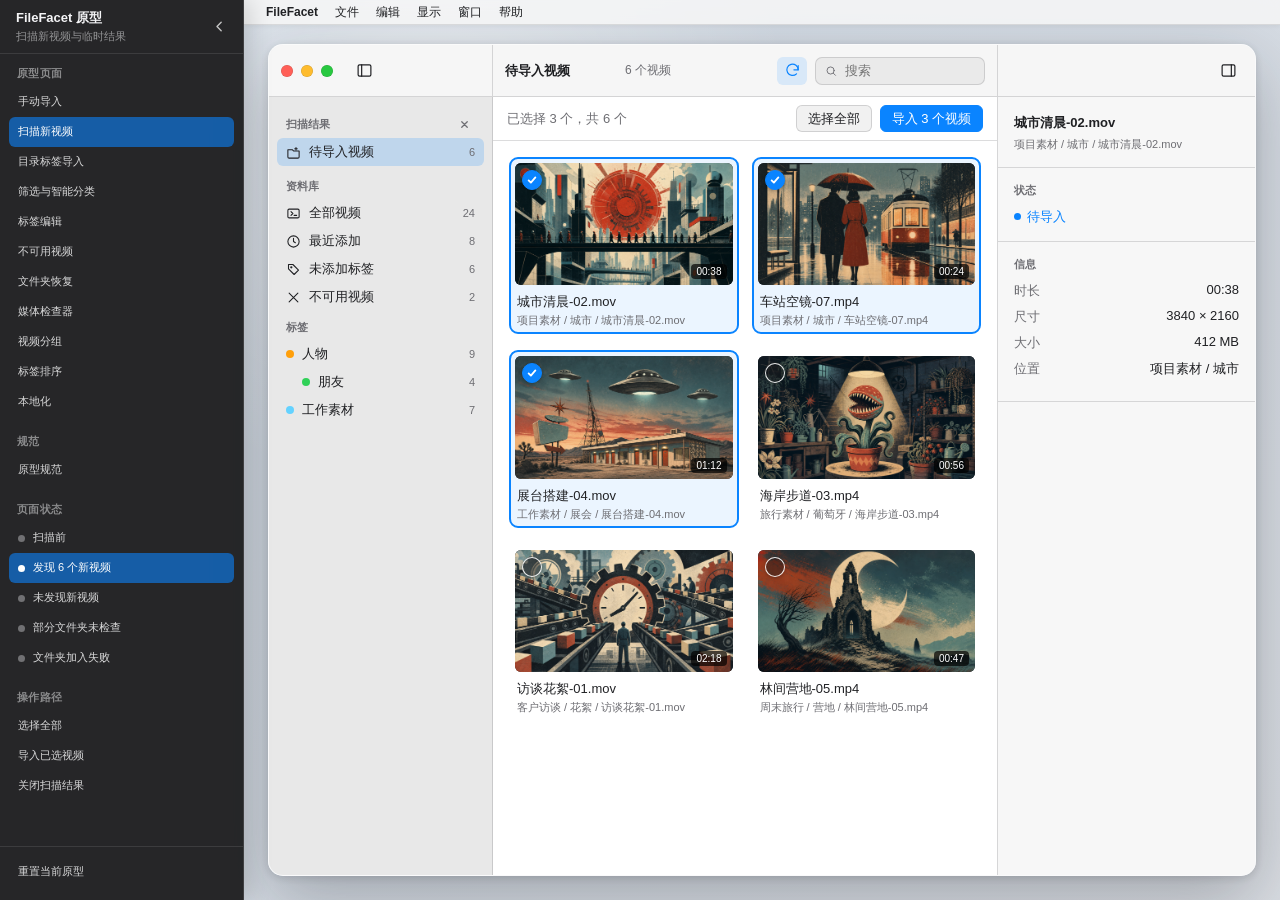
<file: docs/prototypes/scan-new-videos/index.html>
<!doctype html>
<html lang="zh-CN">
<head>
  <meta charset="utf-8">
  <meta name="viewport" content="width=device-width, initial-scale=1">
  <title>FileFacet · 扫描新视频原型</title>
  <style>
    :root {
      color-scheme: light dark;
      --desktop: #d9dde3;
      --window: rgba(246, 246, 246, .95);
      --toolbar: rgba(246, 246, 246, .88);
      --sidebar: rgba(232, 232, 232, .92);
      --content: #fff;
      --inspector: #f7f7f7;
      --line: rgba(60, 60, 67, .18);
      --text: #202124;
      --secondary: #6e6e73;
      --tertiary: #8e8e93;
      --accent: #0a84ff;
      --selection: rgba(10, 132, 255, .18);
      --warning-bg: rgba(255, 159, 10, .13);
      --warning: #8a4b00;
      --shadow: 0 24px 70px rgba(20, 24, 31, .28), 0 2px 10px rgba(20, 24, 31, .14);
      font-family: -apple-system, BlinkMacSystemFont, "SF Pro Text", "Helvetica Neue", sans-serif;
    }

    @media (prefers-color-scheme: dark) {
      :root {
        --desktop: #17191d;
        --window: rgba(42, 42, 44, .96);
        --toolbar: rgba(42, 42, 44, .92);
        --sidebar: rgba(37, 37, 39, .95);
        --content: #1f1f21;
        --inspector: #252527;
        --line: rgba(235, 235, 245, .14);
        --text: #f2f2f7;
        --secondary: #aeaeb2;
        --tertiary: #8e8e93;
        --selection: rgba(10, 132, 255, .27);
        --warning-bg: rgba(255, 159, 10, .16);
        --warning: #ffd28a;
        --shadow: 0 26px 80px rgba(0, 0, 0, .55), 0 2px 12px rgba(0, 0, 0, .4);
      }
    }

    * { box-sizing: border-box; }
    [hidden] { display: none !important; }
    html, body { width: 100%; height: 100%; margin: 0; overflow: hidden; color: var(--text); background: var(--desktop); font-size: 13px; }
    button, input { font: inherit; color: inherit; }
    button { border: 0; cursor: default; }
    svg { fill: none; stroke: currentColor; stroke-linecap: round; stroke-linejoin: round; }

    .desktop {
      height: 100%;
      padding: 44px 24px 24px;
      background: radial-gradient(circle at 18% 15%, rgba(255,255,255,.55), transparent 32%), linear-gradient(135deg, rgba(200,213,227,.56), rgba(224,226,230,.2));
    }

    .window {
      display: grid;
      grid-template-columns: 224px minmax(500px, 1fr) 258px;
      grid-template-rows: 52px minmax(0, 1fr);
      width: 100%; height: 100%; min-width: 950px;
      overflow: hidden;
      border: 1px solid rgba(255,255,255,.5);
      border-radius: 15px;
      background: var(--window);
      box-shadow: var(--shadow);
      backdrop-filter: blur(26px) saturate(1.35);
    }

    .titlebar { grid-column: 1 / 4; display: grid; grid-template-columns: 224px minmax(500px, 1fr) 258px; border-bottom: 1px solid var(--line); background: var(--toolbar); -webkit-app-region: drag; }
    .titlebar > div { display: flex; align-items: center; min-width: 0; padding: 0 12px; }
    .titlebar-left { border-right: 1px solid var(--line); }
    .titlebar-center { gap: 8px; }
    .titlebar-right { justify-content: flex-end; border-left: 1px solid var(--line); }
    .traffic { display: flex; gap: 8px; margin-right: 16px; }
    .traffic span { width: 12px; height: 12px; border-radius: 50%; box-shadow: inset 0 0 0 .5px rgba(0,0,0,.16); }
    .traffic .red { background: #ff5f57; } .traffic .yellow { background: #febc2e; } .traffic .green { background: #28c840; }
    .icon-button { display: inline-grid; width: 30px; height: 28px; place-items: center; border-radius: 6px; background: transparent; }
    .icon-button:hover { background: rgba(127,127,127,.14); }
    .icon-button:active { background: rgba(127,127,127,.23); }
    .icon-button svg { width: 17px; height: 17px; stroke-width: 1.7; }
    .scan-button.active { color: var(--accent); background: rgba(10,132,255,.13); }
    .view-title { min-width: 112px; overflow: hidden; font-weight: 600; text-overflow: ellipsis; white-space: nowrap; }
    .view-count { color: var(--secondary); font-size: 12px; white-space: nowrap; }
    .toolbar-spacer { flex: 1; }
    .search { display: flex; align-items: center; gap: 6px; width: min(170px, 22vw); height: 28px; padding: 0 9px; border: 1px solid var(--line); border-radius: 7px; background: rgba(127,127,127,.1); color: var(--secondary); }
    .search svg { width: 14px; height: 14px; stroke-width: 1.8; }
    .search input { width: 100%; min-width: 0; border: 0; outline: 0; color: var(--text); background: transparent; }

    .sidebar { grid-column: 1; grid-row: 2; min-height: 0; border-right: 1px solid var(--line); background: var(--sidebar); }
    .sidebar-scroll { height: 100%; overflow: auto; padding: 9px 8px; }
    .section-label { display: flex; align-items: center; min-height: 29px; padding: 8px 9px 4px; color: var(--secondary); font-size: 11px; font-weight: 600; }
    .section-label span { flex: 1; }
    .section-close { display: inline-grid; width: 22px; height: 20px; place-items: center; border-radius: 5px; background: transparent; color: var(--secondary); }
    .section-close:hover { background: rgba(127,127,127,.14); color: var(--text); }
    .section-close svg { width: 11px; height: 11px; stroke-width: 1.8; }
    .scan-section { margin-bottom: 4px; }
    .nav-row { display: flex; height: 28px; align-items: center; gap: 8px; padding: 0 9px; border-radius: 6px; background: transparent; }
    button.nav-row { width: 100%; text-align: left; }
    .nav-row.selected { background: var(--selection); }
    .nav-row svg { width: 15px; height: 15px; stroke-width: 1.7; }
    .nav-row .label { flex: 1; }
    .nav-row .count { color: var(--secondary); font-size: 11px; }
    .nav-row.indent { padding-left: 25px; }
    .tag-dot { width: 8px; height: 8px; border-radius: 50%; background: #ff9f0a; }
    .tag-dot.blue { background: #64d2ff; } .tag-dot.green { background: #30d158; }

    .content { grid-column: 2; grid-row: 2; display: flex; min-width: 0; min-height: 0; flex-direction: column; background: var(--content); }
    .inline-status { display: flex; min-height: 48px; align-items: center; gap: 12px; padding: 8px 14px; border-bottom: 1px solid var(--line); background: color-mix(in srgb, var(--content) 95%, var(--accent)); }
    .status-spinner { width: 16px; height: 16px; border: 2px solid rgba(10,132,255,.25); border-top-color: var(--accent); border-radius: 50%; animation: spin .75s linear infinite; }
    @keyframes spin { to { transform: rotate(360deg); } }
    .status-copy { min-width: 0; flex: 1; }
    .status-title { font-weight: 600; }
    .status-detail { margin-top: 2px; color: var(--secondary); font-size: 11px; }
    .small-button { min-width: 62px; height: 27px; padding: 0 11px; border: 1px solid var(--line); border-radius: 6px; background: rgba(127,127,127,.11); }
    .small-button:hover { background: rgba(127,127,127,.18); }
    .small-button.accent { border-color: var(--accent); background: var(--accent); color: #fff; }
    .small-button:disabled { opacity: .45; }

    .access-notice { display: flex; align-items: center; gap: 10px; margin: 12px 14px 0; padding: 9px 11px; border-radius: 8px; background: var(--warning-bg); color: var(--warning); }
    .access-notice svg { width: 17px; height: 17px; stroke-width: 1.8; }
    .access-notice span { min-width: 0; flex: 1; }
    .access-notice .small-button { background: rgba(255,255,255,.3); color: inherit; }

    .selection-bar { display: flex; min-height: 44px; align-items: center; gap: 8px; padding: 7px 14px; border-bottom: 1px solid var(--line); }
    .selection-summary { color: var(--secondary); }
    .selection-spacer { flex: 1; }
    .grid-scroll { min-height: 0; flex: 1; overflow: auto; padding: 16px; }
    .video-grid { display: grid; grid-template-columns: repeat(auto-fill, minmax(160px, 1fr)); gap: 16px 13px; align-content: start; }
    .video-card { min-width: 0; padding: 4px; border: 2px solid transparent; border-radius: 9px; background: transparent; text-align: left; }
    .video-card:hover { background: rgba(127,127,127,.08); }
    .video-card.selected { border-color: var(--accent); background: rgba(10,132,255,.08); }
    .thumbnail { position: relative; overflow: hidden; aspect-ratio: 16 / 9; border-radius: 6px; background: #34363b; box-shadow: inset 0 0 0 1px rgba(0,0,0,.1); }
    .thumbnail img { width: 100%; height: 100%; object-fit: cover; display: block; }
    .candidate-check { position: absolute; top: 7px; left: 7px; display: grid; width: 20px; height: 20px; place-items: center; border: 1px solid rgba(255,255,255,.9); border-radius: 50%; background: rgba(25,25,27,.45); color: transparent; box-shadow: 0 1px 4px rgba(0,0,0,.28); }
    .video-card.selected .candidate-check { border-color: var(--accent); background: var(--accent); color: #fff; }
    .candidate-check svg { width: 12px; height: 12px; stroke-width: 2.4; }
    .duration { position: absolute; right: 6px; bottom: 6px; padding: 2px 5px; border-radius: 4px; background: rgba(0,0,0,.7); color: #fff; font-size: 10px; }
    .card-name { margin: 8px 2px 2px; overflow: hidden; font-weight: 500; text-overflow: ellipsis; white-space: nowrap; }
    .card-path { margin: 0 2px; overflow: hidden; color: var(--secondary); font-size: 11px; text-overflow: ellipsis; white-space: nowrap; }
    .empty-state { display: grid; height: 100%; min-height: 300px; place-content: center; justify-items: center; padding: 32px; text-align: center; }
    .empty-state svg { width: 42px; height: 42px; color: var(--secondary); stroke-width: 1.35; }
    .empty-state h2 { margin: 14px 0 6px; font-size: 18px; }
    .empty-state p { max-width: 410px; margin: 0 0 16px; color: var(--secondary); line-height: 1.55; }

    .inspector { grid-column: 3; grid-row: 2; min-height: 0; overflow: auto; border-left: 1px solid var(--line); background: var(--inspector); }
    .inspector-head { padding: 17px 16px 14px; border-bottom: 1px solid var(--line); }
    .inspector-head h3 { margin: 0 0 5px; overflow-wrap: anywhere; font-size: 13px; }
    .inspector-head p { margin: 0; color: var(--secondary); font-size: 11px; line-height: 1.45; overflow-wrap: anywhere; }
    .inspector-section { padding: 15px 16px; border-bottom: 1px solid var(--line); }
    .inspector-label { margin-bottom: 10px; color: var(--secondary); font-size: 11px; font-weight: 600; }
    .info-row { display: flex; gap: 12px; margin: 8px 0; }
    .info-row span:first-child { min-width: 54px; color: var(--secondary); }
    .info-row span:last-child { flex: 1; text-align: right; }
    .candidate-state { display: inline-flex; align-items: center; gap: 6px; color: var(--accent); }
    .candidate-state::before { content: ""; width: 7px; height: 7px; border-radius: 50%; background: var(--accent); }

    .modal-backdrop { position: fixed; inset: 0; z-index: 80; display: grid; place-items: center; padding-left: var(--prototype-panel-width, 0); background: rgba(0,0,0,.26); backdrop-filter: blur(2px); }
    .sheet { width: min(500px, calc(100vw - 80px)); overflow: hidden; border: 1px solid rgba(255,255,255,.42); border-radius: 12px; background: var(--window); box-shadow: 0 24px 65px rgba(0,0,0,.38); }
    .sheet-copy { padding: 20px 22px 14px; }
    .sheet-copy h2 { margin: 0 0 7px; font-size: 16px; }
    .sheet-copy p { margin: 0; color: var(--secondary); line-height: 1.5; }
    .folder-list { margin: 0 14px; overflow: hidden; border: 1px solid var(--line); border-radius: 8px; }
    .folder-row { display: flex; align-items: center; gap: 10px; padding: 10px 12px; border-bottom: 1px solid var(--line); }
    .folder-row:last-child { border-bottom: 0; }
    .folder-row svg { width: 20px; height: 20px; color: var(--accent); stroke-width: 1.6; }
    .folder-row div { flex: 1; }
    .folder-row strong, .folder-row span { display: block; }
    .folder-row span { margin-top: 2px; color: var(--secondary); font-size: 11px; }
    .folder-row input { width: 15px; height: 15px; accent-color: var(--accent); }
    .sheet-footer { display: flex; justify-content: flex-end; gap: 8px; padding: 16px 22px 18px; }

    @media (max-width: 1120px) {
      .window { grid-template-columns: 205px minmax(430px, 1fr) 230px; }
      .titlebar { grid-template-columns: 205px minmax(430px, 1fr) 230px; }
      .search { width: 125px; }
    }
  </style>
  <link rel="stylesheet" href="../prototype-shell.css">
</head>
<body data-prototype-page="scan-new-videos" data-prototype-subtitle="扫描新视频与临时结果" data-prototype-file-menu="import">
  <template id="prototypePageActions">
    <section class="prototype-group" aria-labelledby="scanStatesTitle">
      <div class="prototype-group-title" id="scanStatesTitle">页面状态</div>
      <button class="prototype-action" id="demoBefore"><span class="prototype-action-mark"></span>扫描前</button>
      <button class="prototype-action active" id="demoResults"><span class="prototype-action-mark"></span>发现 6 个新视频</button>
      <button class="prototype-action" id="demoEmpty"><span class="prototype-action-mark"></span>未发现新视频</button>
      <button class="prototype-action" id="demoPartial"><span class="prototype-action-mark"></span>部分文件夹未检查</button>
      <button class="prototype-action" id="demoFolderFailure"><span class="prototype-action-mark"></span>文件夹加入失败</button>
    </section>
    <section class="prototype-group" aria-labelledby="scanFlowTitle">
      <div class="prototype-group-title" id="scanFlowTitle">操作路径</div>
      <button class="prototype-action" id="demoSelectAll">选择全部</button>
      <button class="prototype-action" id="demoImportSelected">导入已选视频</button>
      <button class="prototype-action" id="demoCloseResults">关闭扫描结果</button>
    </section>
  </template>
  <template id="prototypePanelFooter">
    <button class="prototype-action" id="resetDemo">重置当前原型</button>
  </template>

  <main class="desktop prototype-content prototype-app-surface">
    <section class="window" aria-label="FileFacet 扫描新视频原型窗口">
      <header class="titlebar">
        <div class="titlebar-left">
          <div class="traffic" aria-hidden="true"><span class="red"></span><span class="yellow"></span><span class="green"></span></div>
          <button class="icon-button" title="隐藏侧边栏" aria-label="隐藏侧边栏"><svg viewBox="0 0 24 24"><rect x="3" y="4" width="18" height="16" rx="2"></rect><path d="M8 4v16"></path></svg></button>
        </div>
        <div class="titlebar-center">
          <span class="view-title" id="viewTitle">待导入视频</span>
          <span class="view-count" id="viewCount">6 个视频</span>
          <span class="toolbar-spacer"></span>
          <button class="icon-button scan-button active" id="scanButton" title="扫描新视频" aria-label="扫描新视频"><svg viewBox="0 0 24 24"><path d="M20 11a8 8 0 1 0-2.34 5.66"></path><path d="M20 5v6h-6"></path></svg></button>
          <label class="search" aria-label="搜索视频"><svg viewBox="0 0 24 24"><circle cx="11" cy="11" r="7"></circle><path d="m16.5 16.5 4 4"></path></svg><input id="searchInput" type="search" placeholder="搜索"></label>
        </div>
        <div class="titlebar-right"><button class="icon-button" title="隐藏检查器" aria-label="隐藏检查器"><svg viewBox="0 0 24 24"><rect x="3" y="4" width="18" height="16" rx="2"></rect><path d="M16 4v16"></path></svg></button></div>
      </header>

      <aside class="sidebar">
        <div class="sidebar-scroll">
          <section class="scan-section" id="scanSection">
            <div class="section-label"><span>扫描结果</span><button class="section-close" id="closeScanResults" title="关闭扫描结果" aria-label="关闭扫描结果"><svg viewBox="0 0 16 16"><path d="m4 4 8 8M12 4l-8 8"></path></svg></button></div>
            <button class="nav-row selected" id="scanResultsNav"><svg viewBox="0 0 24 24"><path d="M3 7.5h7l2 2h9v9.5a2 2 0 0 1-2 2H5a2 2 0 0 1-2-2z"></path><path d="M16 4v4M14 6h4"></path></svg><span class="label">待导入视频</span><span class="count" id="scanResultCount">6</span></button>
          </section>

          <div class="section-label"><span>资料库</span></div>
          <button class="nav-row" id="allVideosNav"><svg viewBox="0 0 24 24"><rect x="3" y="5" width="18" height="14" rx="2"></rect><path d="m8 9 3 3-3 3M13 15h4"></path></svg><span class="label">全部视频</span><span class="count" id="libraryCount">24</span></button>
          <button class="nav-row" id="recentVideosNav"><svg viewBox="0 0 24 24"><circle cx="12" cy="12" r="9"></circle><path d="M12 7v5l3 2"></path></svg><span class="label">最近添加</span><span class="count" id="recentCount">8</span></button>
          <button class="nav-row"><svg viewBox="0 0 24 24"><path d="M20 13 13 20 4 11V4h7z"></path><circle cx="8.5" cy="8.5" r="1"></circle></svg><span class="label">未添加标签</span><span class="count">6</span></button>
          <button class="nav-row"><svg viewBox="0 0 24 24"><path d="M5 19 19 5M5 5l14 14"></path></svg><span class="label">不可用视频</span><span class="count">2</span></button>

          <div class="section-label"><span>标签</span></div>
          <button class="nav-row"><span class="tag-dot"></span><span class="label">人物</span><span class="count">9</span></button>
          <button class="nav-row indent"><span class="tag-dot green"></span><span class="label">朋友</span><span class="count">4</span></button>
          <button class="nav-row"><span class="tag-dot blue"></span><span class="label">工作素材</span><span class="count">7</span></button>
        </div>
      </aside>

      <section class="content">
        <div class="inline-status" id="inlineStatus" hidden role="status" aria-live="polite">
          <span class="status-spinner" id="statusSpinner"></span>
          <div class="status-copy"><div class="status-title" id="statusTitle">正在扫描新视频</div><div class="status-detail" id="statusDetail">正在检查已导入视频所在的文件夹…</div></div>
          <button class="small-button" id="dismissStatus" hidden>完成</button>
        </div>

        <div class="access-notice" id="accessNotice" hidden>
          <svg viewBox="0 0 24 24"><path d="M12 3 2.8 20h18.4z"></path><path d="M12 9v5M12 17.5h.01"></path></svg>
          <span>还有 2 个视频所在的文件夹尚未检查。</span>
          <button class="small-button" id="chooseFolders">选择文件夹…</button>
          <a href="../folder-access-recovery/index.html?entry=scan" style="color:var(--accent)">一键恢复</a>
        </div>

        <div class="selection-bar" id="selectionBar">
          <span class="selection-summary" id="selectionSummary">已选择 3 个，共 6 个</span>
          <span class="selection-spacer"></span>
          <button class="small-button" id="selectAll">选择全部</button>
          <button class="small-button accent" id="importSelected">导入 3 个视频</button>
        </div>

        <div class="grid-scroll" id="gridScroll">
          <div class="video-grid" id="videoGrid"></div>
          <div class="empty-state" id="emptyState" hidden>
            <svg viewBox="0 0 24 24"><path d="M3 7.5h7l2 2h9v9.5a2 2 0 0 1-2 2H5a2 2 0 0 1-2-2z"></path><path d="m9 15 2 2 4-5"></path></svg>
            <h2 id="emptyTitle">未发现新视频</h2>
            <p id="emptyDetail">已检查的文件夹中没有待导入的视频。</p>
            <button class="small-button" id="emptyAction">返回资料库</button>
          </div>
        </div>
      </section>

      <aside class="inspector" id="inspector">
        <div class="inspector-head"><h3 id="inspectorName">城市清晨-02.mov</h3><p id="inspectorPath">项目素材 / 城市 / 城市清晨-02.mov</p></div>
        <div class="inspector-section"><div class="inspector-label">状态</div><span class="candidate-state" id="inspectorState">待导入</span></div>
        <div class="inspector-section"><div class="inspector-label">信息</div><div class="info-row"><span>时长</span><span id="inspectorDuration">00:38</span></div><div class="info-row"><span>尺寸</span><span id="inspectorSize">3840 × 2160</span></div><div class="info-row"><span>大小</span><span id="inspectorFileSize">412 MB</span></div><div class="info-row"><span>位置</span><span id="inspectorFolder">项目素材 / 城市</span></div></div>
      </aside>

      <div class="modal-backdrop" id="folderSheet" hidden role="dialog" aria-modal="true" aria-labelledby="folderSheetTitle">
        <div class="sheet">
          <div class="sheet-copy"><h2 id="folderSheetTitle">选择需要一起扫描的文件夹</h2><p>以下视频此前是单独导入的。选择其所在文件夹后，FileFacet 可以查找同一文件夹中的新视频。</p></div>
          <div class="folder-list">
            <label class="folder-row"><svg viewBox="0 0 24 24"><path d="M3 7.5h7l2 2h9v9.5a2 2 0 0 1-2 2H5a2 2 0 0 1-2-2z"></path></svg><div><strong>客户访谈</strong><span>影片 / 工作 / 客户访谈</span></div><input type="checkbox" checked></label>
            <label class="folder-row"><svg viewBox="0 0 24 24"><path d="M3 7.5h7l2 2h9v9.5a2 2 0 0 1-2 2H5a2 2 0 0 1-2-2z"></path></svg><div><strong>周末旅行</strong><span>外置磁盘 / 2026 / 周末旅行</span></div><input type="checkbox" checked></label>
          </div>
          <div class="sheet-footer"><button class="small-button" id="cancelFolderSheet">稍后</button><button class="small-button accent" id="confirmFolders">选择并继续</button></div>
        </div>
      </div>
    </section>
  </main>

  <script src="../prototype-shell.js"></script>
  <script>
    const allCandidates = [
      { id: 1, name: "城市清晨-02.mov", path: "项目素材 / 城市 / 城市清晨-02.mov", folder: "项目素材 / 城市", duration: "00:38", size: "3840 × 2160", fileSize: "412 MB", poster: "../../assets/readme/fictional-posters/02-sci-fi-allegory.png" },
      { id: 2, name: "车站空镜-07.mp4", path: "项目素材 / 城市 / 车站空镜-07.mp4", folder: "项目素材 / 城市", duration: "00:24", size: "1920 × 1080", fileSize: "146 MB", poster: "../../assets/readme/fictional-posters/04-romantic-drama.png" },
      { id: 3, name: "展台搭建-04.mov", path: "工作素材 / 展会 / 展台搭建-04.mov", folder: "工作素材 / 展会", duration: "01:12", size: "3840 × 2160", fileSize: "860 MB", poster: "../../assets/readme/fictional-posters/09-retro-sci-fi.png" },
      { id: 4, name: "海岸步道-03.mp4", path: "旅行素材 / 葡萄牙 / 海岸步道-03.mp4", folder: "旅行素材 / 葡萄牙", duration: "00:56", size: "3840 × 2160", fileSize: "624 MB", poster: "../../assets/readme/fictional-posters/08-absurdist-cult.png" },
      { id: 5, name: "访谈花絮-01.mov", path: "客户访谈 / 花絮 / 访谈花絮-01.mov", folder: "客户访谈 / 花絮", duration: "02:18", size: "1920 × 1080", fileSize: "1.1 GB", poster: "../../assets/readme/fictional-posters/05-social-drama.png" },
      { id: 6, name: "林间营地-05.mp4", path: "周末旅行 / 营地 / 林间营地-05.mp4", folder: "周末旅行 / 营地", duration: "00:47", size: "3840 × 2160", fileSize: "520 MB", poster: "../../assets/readme/fictional-posters/11-fantasy-horror.png" }
    ];

    let candidates = allCandidates.map(item => ({ ...item }));
    let selected = new Set([1, 2, 3]);
    let activeID = 1;
    let libraryCount = 24;
    let scanTimer = null;
    let sessionImported = [];
    let initialRecentCount = 8;
    let currentView = "scan";
    let scanScopeIncomplete = false;

    const byID = id => document.getElementById(id);
    const plural = count => `${count} 个视频`;

    function setPrototypeAction(activeID) {
      document.querySelectorAll(".prototype-action.active").forEach(button => button.classList.remove("active"));
      byID(activeID)?.classList.add("active");
    }

    function renderInspector(visibleItems = null) {
      const items = visibleItems ?? (currentView === "recent" ? sessionImported : candidates);
      const item = items.find(candidate => candidate.id === activeID) || items[0];
      byID("inspector").hidden = !item;
      if (!item) return;
      byID("inspectorName").textContent = item.name;
      byID("inspectorPath").textContent = item.path;
      byID("inspectorDuration").textContent = item.duration;
      byID("inspectorSize").textContent = item.size;
      byID("inspectorFileSize").textContent = item.fileSize;
      byID("inspectorFolder").textContent = item.folder;
      byID("inspectorState").textContent = currentView === "recent" ? "已导入" : "待导入";
    }

    function renderCandidates() {
      const query = byID("searchInput").value.trim().toLocaleLowerCase();
      const visible = candidates.filter(item => `${item.name} ${item.path}`.toLocaleLowerCase().includes(query));
      byID("videoGrid").innerHTML = visible.map(item => `
        <button class="video-card${selected.has(item.id) ? " selected" : ""}" data-id="${item.id}" aria-pressed="${selected.has(item.id)}">
          <div class="thumbnail"><img src="${item.poster}" alt=""><span class="candidate-check"><svg viewBox="0 0 16 16"><path d="m3.5 8.5 3 3 6-7"></path></svg></span><span class="duration">${item.duration}</span></div>
          <div class="card-name">${item.name}</div><div class="card-path">${item.path}</div>
        </button>`).join("");
      byID("videoGrid").hidden = candidates.length === 0;
      byID("emptyState").hidden = candidates.length !== 0;
      document.querySelectorAll(".video-card").forEach(card => card.addEventListener("click", () => {
        const id = Number(card.dataset.id);
        activeID = id;
        if (selected.has(id)) selected.delete(id); else selected.add(id);
        render();
      }));
      renderInspector(visible);
    }

    function render() {
      const count = candidates.length;
      byID("scanResultCount").textContent = count;
      byID("viewCount").textContent = plural(count);
      byID("selectionSummary").textContent = `已选择 ${selected.size} 个，共 ${count} 个`;
      byID("selectAll").textContent = count > 0 && selected.size === count ? "取消全选" : "选择全部";
      byID("importSelected").textContent = selected.size ? `导入 ${selected.size} 个视频` : "导入所选视频";
      byID("importSelected").disabled = selected.size === 0;
      byID("selectionBar").hidden = count === 0;
      byID("libraryCount").textContent = libraryCount;
      renderCandidates();
    }

    function showResults(items = allCandidates, selection = [1, 2, 3]) {
      clearTimeout(scanTimer);
      currentView = "scan";
      candidates = items.map(item => ({ ...item }));
      selected = new Set(selection.filter(id => candidates.some(item => item.id === id)));
      activeID = candidates[0]?.id;
      byID("scanSection").hidden = false;
      byID("inlineStatus").hidden = true;
      byID("accessNotice").hidden = true;
      byID("scanResultsNav").classList.add("selected");
      byID("allVideosNav").classList.remove("selected");
      byID("recentVideosNav").classList.remove("selected");
      byID("scanButton").classList.add("active");
      byID("viewTitle").textContent = "待导入视频";
      byID("emptyTitle").textContent = "未发现新视频";
      byID("emptyDetail").textContent = "已检查的文件夹中没有待导入的视频。";
      byID("emptyAction").textContent = "返回资料库";
      render();
    }

    function showLibrary(preserveScanResults = false) {
      clearTimeout(scanTimer);
      currentView = "library";
      byID("scanSection").hidden = !(preserveScanResults && (candidates.length || scanScopeIncomplete));
      byID("inlineStatus").hidden = true;
      byID("accessNotice").hidden = true;
      byID("selectionBar").hidden = true;
      byID("videoGrid").hidden = true;
      byID("emptyState").hidden = false;
      byID("inspector").hidden = true;
      byID("scanButton").classList.remove("active");
      byID("scanResultsNav").classList.remove("selected");
      byID("recentVideosNav").classList.remove("selected");
      byID("allVideosNav").classList.add("selected");
      byID("viewTitle").textContent = "全部视频";
      byID("viewCount").textContent = plural(libraryCount);
      byID("emptyTitle").textContent = "扫描已导入视频所在的文件夹";
      byID("emptyDetail").textContent = "点击工具栏中的扫描按钮，查找这些文件夹中尚未导入的视频。";
      byID("emptyAction").textContent = "开始扫描";
    }

    function closeScanResultsDemo() {
      candidates = [];
      selected.clear();
      scanScopeIncomplete = false;
      showLibrary(false);
    }

    function showRecentImports() {
      currentView = "recent";
      byID("scanSection").hidden = true;
      byID("inlineStatus").hidden = true;
      byID("accessNotice").hidden = true;
      byID("selectionBar").hidden = true;
      byID("emptyState").hidden = true;
      byID("videoGrid").hidden = false;
      byID("scanButton").classList.remove("active");
      byID("scanResultsNav").classList.remove("selected");
      byID("allVideosNav").classList.remove("selected");
      byID("recentVideosNav").classList.add("selected");
      byID("recentCount").textContent = initialRecentCount + sessionImported.length;
      byID("viewTitle").textContent = "最近添加";
      byID("viewCount").textContent = plural(initialRecentCount + sessionImported.length);
      const query = byID("searchInput").value.trim().toLocaleLowerCase();
      const visible = sessionImported.filter(item =>
        `${item.name} ${item.path}`.toLocaleLowerCase().includes(query)
      );
      byID("videoGrid").innerHTML = visible.map(item => `
        <button class="video-card selected" data-id="${item.id}" aria-pressed="true">
          <div class="thumbnail"><img src="${item.poster}" alt=""><span class="duration">${item.duration}</span></div>
          <div class="card-name">${item.name}</div><div class="card-path">${item.path}</div>
        </button>`).join("");
      activeID = visible[0]?.id;
      renderInspector(visible);
    }

    function showFolderSetupFailure() {
      showResults(candidates.length ? candidates : allCandidates, [...selected]);
      byID("inlineStatus").hidden = false;
      byID("statusSpinner").hidden = true;
      byID("dismissStatus").hidden = false;
      byID("statusTitle").textContent = "无法加入所选文件夹";
      byID("statusDetail").textContent = "原有扫描结果保持不变。";
    }

    function runScan(outcome = "results") {
      clearTimeout(scanTimer);
      sessionImported.length = 0;
      scanScopeIncomplete = false;
      byID("recentCount").textContent = initialRecentCount;
      byID("inlineStatus").hidden = false;
      byID("statusSpinner").hidden = false;
      byID("dismissStatus").hidden = true;
      byID("statusTitle").textContent = "正在扫描新视频";
      byID("statusDetail").textContent = "正在检查已导入视频所在的文件夹…";
      byID("scanButton").classList.add("active");
      scanTimer = setTimeout(() => {
        if (outcome === "empty") {
          showLibrary(false);
          byID("inlineStatus").hidden = false;
          byID("statusSpinner").hidden = true;
          byID("dismissStatus").hidden = false;
          byID("statusTitle").textContent = "未发现新视频";
          byID("statusDetail").textContent = "已检查 7 个文件夹。";
          return;
        }
        scanScopeIncomplete = outcome === "partial";
        showResults(scanScopeIncomplete ? allCandidates.slice(0, 4) : allCandidates, [1, 2, 3]);
        if (scanScopeIncomplete) byID("accessNotice").hidden = false;
      }, 700);
    }

    function importSelection() {
      if (!selected.size) return;
      const importedCount = selected.size;
      byID("inlineStatus").hidden = false;
      byID("statusSpinner").hidden = false;
      byID("dismissStatus").hidden = true;
      byID("statusTitle").textContent = `正在导入 ${importedCount} 个视频`;
      byID("statusDetail").textContent = "正在保存到资料库…";
      scanTimer = setTimeout(() => {
        const importedItems = candidates.filter(item => selected.has(item.id));
        importedItems.forEach(item => {
          if (!sessionImported.some(imported => imported.id === item.id)) {
            sessionImported.push({ ...item });
          }
        });
        candidates = candidates.filter(item => !selected.has(item.id));
        libraryCount += importedCount;
        selected.clear();
        activeID = candidates[0]?.id;
        if (candidates.length === 0 && scanScopeIncomplete === false) {
          showRecentImports();
        } else {
          byID("statusSpinner").hidden = true;
          byID("dismissStatus").hidden = false;
          byID("statusTitle").textContent = `已导入 ${importedCount} 个视频`;
          byID("statusDetail").textContent = candidates.length
            ? `还有 ${candidates.length} 个视频待导入。`
            : "已处理全部发现的视频。";
          if (candidates.length === 0) {
            byID("emptyTitle").textContent = "没有待导入视频";
            byID("emptyDetail").textContent = "查看上方文件夹状态后再次扫描，或关闭本次结果。";
          }
          render();
        }
      }, 650);
    }

    byID("scanButton").addEventListener("click", () => runScan("results"));
    byID("scanMenuItem")?.addEventListener("click", () => runScan("results"));
    byID("closeScanResults").addEventListener("click", closeScanResultsDemo);
    byID("allVideosNav").addEventListener("click", () => showLibrary(true));
    byID("recentVideosNav").addEventListener("click", () => sessionImported.length ? showRecentImports() : showLibrary(true));
    byID("scanResultsNav").addEventListener("click", () => showResults(candidates, [...selected]));
    byID("selectAll").addEventListener("click", () => { selected = selected.size === candidates.length ? new Set() : new Set(candidates.map(item => item.id)); render(); });
    byID("importSelected").addEventListener("click", importSelection);
    byID("dismissStatus").addEventListener("click", () => { byID("inlineStatus").hidden = true; });
    byID("searchInput").addEventListener("input", () => currentView === "recent" ? showRecentImports() : renderCandidates());
    byID("emptyAction").addEventListener("click", () => currentView === "library" ? runScan("results") : closeScanResultsDemo());
    byID("chooseFolders").addEventListener("click", () => { byID("folderSheet").hidden = false; });
    byID("cancelFolderSheet").addEventListener("click", () => { byID("folderSheet").hidden = true; });
    byID("confirmFolders").addEventListener("click", () => { scanScopeIncomplete = false; byID("folderSheet").hidden = true; showResults(allCandidates, [1, 2, 3]); });
    byID("demoBefore").addEventListener("click", () => { setPrototypeAction("demoBefore"); candidates = []; selected.clear(); showLibrary(false); });
    byID("demoResults").addEventListener("click", () => { setPrototypeAction("demoResults"); showResults(); });
    byID("demoEmpty").addEventListener("click", () => { setPrototypeAction("demoEmpty"); runScan("empty"); });
    byID("demoPartial").addEventListener("click", () => { setPrototypeAction("demoPartial"); runScan("partial"); });
    byID("demoFolderFailure").addEventListener("click", () => { setPrototypeAction("demoFolderFailure"); showFolderSetupFailure(); });
    byID("demoSelectAll").addEventListener("click", () => { showResults(); selected = new Set(candidates.map(item => item.id)); render(); });
    byID("demoImportSelected").addEventListener("click", importSelection);
    byID("demoCloseResults").addEventListener("click", closeScanResultsDemo);
    byID("resetDemo").addEventListener("click", () => { libraryCount = 24; sessionImported.length = 0; scanScopeIncomplete = false; byID("recentCount").textContent = initialRecentCount; byID("searchInput").value = ""; setPrototypeAction("demoResults"); showResults(); });
    document.addEventListener("keydown", event => { if (event.key === "Escape" && !byID("folderSheet").hidden) byID("folderSheet").hidden = true; });

    showResults();
  </script>
</body>
</html>
</file>
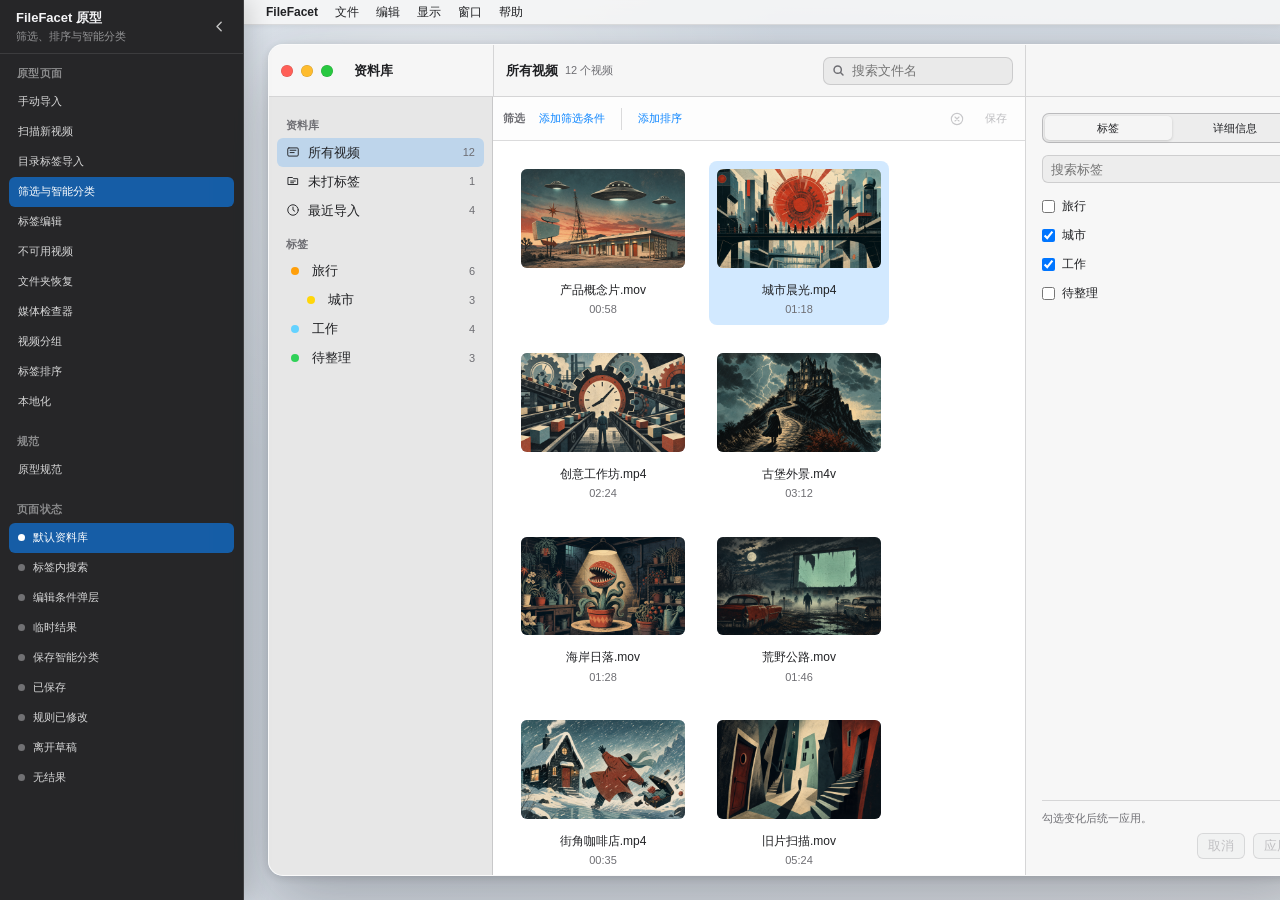
<file: docs/prototypes/smart-filters/index.html>
<!doctype html>
<html lang="zh-CN">
<head>
  <meta charset="utf-8">
  <meta name="viewport" content="width=device-width, initial-scale=1">
  <title>FileFacet · 排序、筛选与智能分类原型</title>
  <style>
    :root {
      color-scheme: light dark;
      --desktop: #d9dde3;
      --window: rgba(246, 246, 246, .97);
      --toolbar: rgba(246, 246, 246, .92);
      --sidebar: rgba(232, 232, 232, .96);
      --content: #fff;
      --inspector: #f7f7f7;
      --panel: rgba(250, 250, 251, .98);
      --line: rgba(60, 60, 67, .18);
      --line-strong: rgba(60, 60, 67, .28);
      --text: #202124;
      --secondary: #6e6e73;
      --tertiary: #8e8e93;
      --accent: #0a84ff;
      --accent-soft: rgba(10, 132, 255, .13);
      --selection: rgba(10, 132, 255, .18);
      --danger: #d70015;
      --shadow: 0 24px 70px rgba(20, 24, 31, .28), 0 2px 10px rgba(20, 24, 31, .14);
      --panel-shadow: 0 18px 50px rgba(0,0,0,.28), 0 2px 10px rgba(0,0,0,.14);
      font-family: -apple-system, BlinkMacSystemFont, "SF Pro Text", "Helvetica Neue", sans-serif;
    }

    @media (prefers-color-scheme: dark) {
      :root {
        --desktop: #17191d;
        --window: rgba(42, 42, 44, .98);
        --toolbar: rgba(42, 42, 44, .94);
        --sidebar: rgba(37, 37, 39, .98);
        --content: #1f1f21;
        --inspector: #252527;
        --panel: rgba(49, 49, 52, .98);
        --line: rgba(235, 235, 245, .13);
        --line-strong: rgba(235, 235, 245, .24);
        --text: #f2f2f7;
        --secondary: #aeaeb2;
        --tertiary: #8e8e93;
        --accent-soft: rgba(10, 132, 255, .2);
        --selection: rgba(10, 132, 255, .27);
        --danger: #ff453a;
        --shadow: 0 26px 80px rgba(0, 0, 0, .56), 0 2px 12px rgba(0, 0, 0, .4);
        --panel-shadow: 0 20px 58px rgba(0,0,0,.58), 0 2px 10px rgba(0,0,0,.4);
      }
    }

    * { box-sizing: border-box; }
    [hidden] { display: none !important; }
    html, body { width: 100%; height: 100%; margin: 0; overflow: hidden; }
    body {
      color: var(--text);
      background: var(--desktop);
      font: 13px/1.35 -apple-system, BlinkMacSystemFont, "SF Pro Text", sans-serif;
    }
    button, input, select { color: inherit; font: inherit; }
    button { border: 0; cursor: default; }
    svg { display: block; }

    .desktop {
      height: 100%;
      padding: 44px 24px 70px;
      background:
        radial-gradient(circle at 18% 15%, rgba(255,255,255,.55), transparent 32%),
        linear-gradient(135deg, rgba(200, 213, 227, .56), rgba(224, 226, 230, .2));
    }

    .window {
      position: relative;
      display: grid;
      width: 100%;
      height: 100%;
      min-width: 1050px;
      grid-template-columns: 224px minmax(530px, 1fr) 292px;
      grid-template-rows: 52px minmax(0, 1fr);
      overflow: hidden;
      border: 1px solid rgba(255,255,255,.5);
      border-radius: 15px;
      background: var(--window);
      box-shadow: var(--shadow);
      backdrop-filter: blur(26px) saturate(1.35);
    }

    .titlebar {
      grid-column: 1 / 4;
      display: grid;
      grid-template-columns: 224px minmax(530px, 1fr) 292px;
      border-bottom: 1px solid var(--line);
      background: var(--toolbar);
    }
    .title-part {
      display: flex;
      min-width: 0;
      align-items: center;
      gap: 7px;
      padding: 0 12px;
    }
    .title-part + .title-part { border-left: 1px solid var(--line); }
    .traffic { display: flex; gap: 8px; margin-right: 14px; }
    .traffic span {
      width: 12px;
      height: 12px;
      border-radius: 50%;
      box-shadow: inset 0 0 0 .5px rgba(0,0,0,.16);
    }
    .traffic span:nth-child(1) { background: #ff5f57; }
    .traffic span:nth-child(2) { background: #febc2e; }
    .traffic span:nth-child(3) { background: #28c840; }
    .title-name {
      min-width: 0;
      overflow: hidden;
      font-weight: 600;
      text-overflow: ellipsis;
      white-space: nowrap;
    }
    .title-count { color: var(--secondary); font-size: 11px; white-space: nowrap; }
    .spacer { flex: 1; }
    .search {
      display: flex;
      width: min(190px, 20vw);
      height: 28px;
      align-items: center;
      gap: 5px;
      padding: 0 8px;
      border: 1px solid var(--line);
      border-radius: 7px;
      background: rgba(127,127,127,.1);
    }
    .search svg {
      width: 13px;
      height: 13px;
      flex: 0 0 13px;
      fill: none;
      stroke: var(--secondary);
      stroke-width: 1.8;
      stroke-linecap: round;
    }
    .search input {
      width: 100%;
      min-width: 0;
      border: 0;
      outline: 0;
      color: var(--text);
      background: transparent;
    }

    .sidebar {
      grid-column: 1;
      grid-row: 2;
      min-height: 0;
      overflow: auto;
      padding: 9px 8px;
      border-right: 1px solid var(--line);
      background: var(--sidebar);
    }
    .section-label {
      display: flex;
      align-items: center;
      justify-content: space-between;
      padding: 12px 9px 5px;
      color: var(--secondary);
      font-size: 11px;
      font-weight: 600;
    }
    .nav-row {
      display: flex;
      width: 100%;
      min-height: 29px;
      align-items: center;
      gap: 8px;
      padding: 0 9px;
      border-radius: 6px;
      background: transparent;
      text-align: left;
    }
    .nav-row:hover { background: rgba(127,127,127,.08); }
    .nav-row.selected { background: var(--selection); }
    .nav-icon {
      width: 14px;
      height: 14px;
      flex: 0 0 14px;
      fill: none;
      stroke: currentColor;
      stroke-width: 1.6;
      stroke-linecap: round;
      stroke-linejoin: round;
    }
    .nav-label {
      min-width: 0;
      flex: 1;
      overflow: hidden;
      text-overflow: ellipsis;
      white-space: nowrap;
    }
    .inline-rename-input {
      min-width: 0;
      height: 22px;
      flex: 1;
      padding: 1px 5px;
      border: 1px solid var(--accent);
      border-radius: 4px;
      outline: 2px solid color-mix(in srgb, var(--accent) 22%, transparent);
      color: var(--text);
      background: var(--window);
      font: inherit;
    }
    .inline-rename-input.invalid {
      border-color: var(--danger);
      outline-color: color-mix(in srgb, var(--danger) 20%, transparent);
    }
    .nav-count {
      color: var(--secondary);
      font-size: 11px;
      font-variant-numeric: tabular-nums;
    }
    .row-action {
      width: 20px;
      height: 20px;
      padding: 0;
      border-radius: 4px;
      color: var(--secondary);
      background: transparent;
      font-size: 13px;
      line-height: 16px;
    }
    .row-action:hover, .row-action.active { color: var(--text); background: rgba(127,127,127,.14); }
    .tag-dot {
      width: 8px;
      height: 8px;
      margin: 0 5px;
      flex: 0 0 8px;
      border-radius: 50%;
      background: var(--tag-color, #ff9f0a);
    }
    .indent-1 { padding-left: 25px; }

    .content {
      grid-column: 2;
      grid-row: 2;
      display: flex;
      min-width: 0;
      min-height: 0;
      flex-direction: column;
      overflow: hidden;
      background: var(--content);
    }
    .rule-bar {
      display: flex;
      min-height: 44px;
      align-items: center;
      gap: 6px;
      padding: 7px 10px;
      overflow-x: auto;
      border-bottom: 1px solid var(--line);
      background: color-mix(in srgb, var(--content) 93%, var(--sidebar));
    }
    .rule-heading {
      flex: 0 0 auto;
      color: var(--secondary);
      font-size: 11px;
      font-weight: 600;
    }
    .summary-condition {
      display: inline-flex;
      height: 28px;
      flex: 0 0 auto;
      align-items: center;
      border: 1px solid var(--line);
      border-radius: 6px;
      background: color-mix(in srgb, var(--content) 96%, var(--text) 3%);
      overflow: hidden;
    }
    .summary-chip,
    .add-chip {
      height: 27px;
      flex: 0 0 auto;
      padding: 0 8px;
      border-radius: 5px;
      color: inherit;
      background: transparent;
      white-space: nowrap;
      font-size: 11px;
    }
    .summary-chip:hover,
    .summary-chip.active { background: rgba(127,127,127,.12); }
    .summary-condition .summary-chip { border-radius: 5px 0 0 5px; }
    .summary-remove {
      width: 18px;
      height: 18px;
      margin-right: 3px;
      padding: 0;
      border-radius: 4px;
      color: var(--secondary);
      background: transparent;
      font-size: 14px;
      line-height: 16px;
    }
    .summary-remove:hover { color: var(--text); background: rgba(127,127,127,.12); }
    .add-chip { color: var(--accent); }
    .add-chip:hover,
    .add-chip.active { background: var(--accent-soft); }
    .temporary-search {
      display: inline-flex;
      height: 28px;
      flex: 0 0 auto;
      align-items: center;
      gap: 5px;
      padding: 0 5px 0 7px;
      border: 1px solid color-mix(in srgb, var(--accent) 42%, var(--line));
      border-radius: 6px;
      color: color-mix(in srgb, var(--accent) 78%, var(--text));
      background: var(--accent-soft);
      white-space: nowrap;
      font-size: 11px;
    }
    .scope-summary {
      display: inline-flex;
      height: 28px;
      flex: 0 0 auto;
      align-items: center;
      gap: 6px;
      padding: 0 8px;
      border: 1px solid var(--line);
      border-radius: 6px;
      color: var(--secondary);
      background: color-mix(in srgb, var(--content) 96%, var(--text) 3%);
      white-space: nowrap;
      font-size: 11px;
    }
    .scope-summary .tag-dot { margin: 0; }
    .relation-connector { flex: 0 0 auto; color: var(--secondary); font-size: 11px; }
    .rule-divider { width: 1px; height: 22px; flex: 0 0 1px; margin: 0 2px; background: var(--line); }
    .rule-status {
      flex: 0 0 auto;
      padding: 3px 7px;
      border-radius: 5px;
      color: #9a5b00;
      background: rgba(255,159,10,.14);
      font-size: 11px;
    }
    @media (prefers-color-scheme: dark) {
      .rule-status { color: #ffd08a; background: rgba(255,159,10,.18); }
    }
    .bar-spacer { flex: 1; min-width: 8px; }
    .link-button {
      min-height: 25px;
      flex: 0 0 auto;
      padding: 3px 8px;
      border-radius: 5px;
      color: var(--accent);
      background: transparent;
      font-size: 11px;
      white-space: nowrap;
    }
    .link-button:hover { background: var(--accent-soft); }
    .link-button:disabled { color: var(--tertiary); background: transparent; opacity: .58; }
    .rule-icon-button {
      display: inline-grid;
      width: 28px;
      height: 28px;
      flex: 0 0 28px;
      place-items: center;
      padding: 0;
      border-radius: 5px;
      color: var(--accent);
      background: transparent;
    }
    .rule-icon-button:hover,
    .rule-icon-button.active { background: var(--accent-soft); }
    .rule-icon-button:disabled { color: var(--tertiary); background: transparent; opacity: .48; }
    .rule-icon-button svg {
      width: 16px;
      height: 16px;
      fill: none;
      stroke: currentColor;
      stroke-width: 1.65;
      stroke-linecap: round;
      stroke-linejoin: round;
    }
    .grid-scroll { flex: 1; min-height: 0; overflow: auto; padding: 20px; }
    .video-grid {
      display: grid;
      grid-template-columns: repeat(auto-fill, minmax(150px, 180px));
      gap: 20px 16px;
      align-content: start;
    }
    .video-card {
      min-width: 0;
      min-height: 163px;
      padding: 8px;
      border-radius: 8px;
      background: transparent;
      text-align: center;
    }
    .video-card:hover { background: rgba(127,127,127,.12); }
    .video-card.selected { background: var(--selection); }
    .thumb {
      position: relative;
      aspect-ratio: 1.66 / 1;
      overflow: hidden;
      border-radius: 6px;
      background: #d1d1d6;
      box-shadow: inset 0 0 0 1px rgba(0,0,0,.08);
    }
    .thumb img { display: block; width: 100%; height: 100%; object-fit: cover; }
    .filename {
      margin-top: 14px;
      overflow: hidden;
      color: var(--text);
      font-size: 12px;
      font-weight: 500;
      text-align: center;
      text-overflow: ellipsis;
      white-space: nowrap;
    }
    .duration {
      margin-top: 4px;
      color: var(--secondary);
      font-size: 11px;
      text-align: center;
      font-variant-numeric: tabular-nums;
    }
    .empty-state {
      width: min(410px, 82%);
      margin: 18vh auto 0;
      color: var(--secondary);
      text-align: center;
    }
    .empty-state svg {
      width: 34px;
      height: 34px;
      margin: 0 auto 12px;
      fill: none;
      stroke: var(--tertiary);
      stroke-width: 1.4;
      stroke-linecap: round;
      stroke-linejoin: round;
    }
    .empty-state strong { display: block; margin-bottom: 6px; color: var(--text); font-size: 15px; }
    .empty-state button {
      margin-top: 13px;
      padding: 5px 10px;
      border: 1px solid var(--line-strong);
      border-radius: 6px;
      background: color-mix(in srgb, var(--window) 82%, var(--text) 4%);
    }

    .inspector {
      grid-column: 3;
      grid-row: 2;
      display: flex;
      min-height: 0;
      overflow: hidden;
      border-left: 1px solid var(--line);
      background: var(--inspector);
    }
    .inspector-shell {
      display: flex;
      width: 100%;
      min-height: 0;
      flex-direction: column;
      gap: 12px;
      padding: 16px;
    }
    .segment-control {
      display: grid;
      width: 100%;
      grid-template-columns: 1fr 1fr;
      padding: 2px;
      border: 1px solid var(--line-strong);
      border-radius: 7px;
      background: rgba(127,127,127,.08);
    }
    .segment-button { min-height: 24px; border-radius: 5px; background: transparent; font-size: 11px; }
    .segment-button.selected {
      background: color-mix(in srgb, var(--content) 90%, var(--text) 4%);
      box-shadow: 0 1px 3px rgba(0,0,0,.16);
    }
    .tag-search {
      width: 100%;
      height: 28px;
      padding: 0 8px;
      border: 1px solid var(--line);
      border-radius: 6px;
      outline: 0;
      background: rgba(127,127,127,.08);
    }
    .inspector-scroll { min-height: 0; flex: 1; overflow: auto; }
    .tag-checkboxes { display: grid; gap: 7px; }
    .tag-checkbox-row { display: flex; min-height: 22px; align-items: center; gap: 7px; font-size: 12px; }
    .tag-checkbox-row input { margin: 0; }
    .tag-empty { color: var(--secondary); font-size: 12px; }
    .detail-pane { display: grid; gap: 13px; }
    .detail-filename { display: flex; align-items: flex-start; gap: 6px; font-size: 14px; font-weight: 500; }
    .detail-filename span { min-width: 0; flex: 1; overflow-wrap: anywhere; }
    .copy-button {
      min-width: 40px;
      padding: 2px 5px;
      border-radius: 5px;
      color: var(--secondary);
      background: transparent;
      font-size: var(--prototype-caption-font-size);
    }
    .copy-button:hover { background: rgba(127,127,127,.1); }
    .detail-field { display: grid; gap: 2px; }
    .detail-title { color: var(--secondary); font-size: 11px; font-weight: 500; }
    .detail-value { font-size: 12px; line-height: 1.4; overflow-wrap: anywhere; user-select: text; }
    .inspector-footer { display: grid; gap: 8px; padding-top: 10px; border-top: 1px solid var(--line); }
    .draft-hint { color: var(--secondary); font-size: 11px; }
    .footer-buttons { display: flex; justify-content: flex-end; gap: 8px; }
    .small-button {
      min-height: 25px;
      padding: 3px 10px;
      border: 1px solid var(--line-strong);
      border-radius: 6px;
      background: color-mix(in srgb, var(--window) 80%, var(--text) 4%);
    }
    .small-button:disabled { color: var(--tertiary); opacity: .52; }

    .editor-popover {
      position: absolute;
      z-index: 44;
      width: 312px;
      padding: 13px;
      border: 1px solid var(--line-strong);
      border-radius: 10px;
      background: var(--panel);
      box-shadow: var(--panel-shadow);
      backdrop-filter: blur(28px) saturate(1.3);
    }
    .editor-popover::before {
      content: "";
      position: absolute;
      top: -6px;
      left: var(--arrow-left, 24px);
      width: 10px;
      height: 10px;
      transform: rotate(45deg);
      border-top: 1px solid var(--line-strong);
      border-left: 1px solid var(--line-strong);
      background: var(--panel);
    }
    .editor-title { margin: 0 0 10px; font-size: 13px; font-weight: 650; }
    .editor-fields { display: grid; gap: 8px; }
    .editor-field {
      display: grid;
      grid-template-columns: 72px minmax(0, 1fr);
      align-items: center;
      gap: 8px;
      color: var(--secondary);
      font-size: 11px;
    }
    .editor-field select,
    .editor-field input {
      width: 100%;
      height: 28px;
      min-width: 0;
      padding: 0 7px;
      border: 1px solid var(--line);
      border-radius: 6px;
      outline: 0;
      color: var(--text);
      background: color-mix(in srgb, var(--content) 94%, var(--text) 4%);
    }
    .editor-field input:focus,
    .editor-field select:focus { border-color: var(--accent); box-shadow: 0 0 0 2px var(--accent-soft); }
    .editor-actions {
      display: flex;
      align-items: center;
      gap: 7px;
      margin-top: 12px;
      padding-top: 10px;
      border-top: 1px solid var(--line);
    }
    .editor-validation {
      min-height: 14px;
      margin-top: 8px;
      color: var(--danger);
      font-size: var(--prototype-caption-font-size);
    }
    .editor-validation:empty { display: none; }
    .editor-delete { color: var(--danger); }
    .condition-type-list { display: grid; gap: 2px; }
    .condition-type-button {
      display: flex;
      width: 100%;
      min-height: 28px;
      align-items: center;
      padding: 3px 8px;
      border-radius: 5px;
      background: transparent;
      text-align: left;
    }
    .condition-type-button:hover { color: #fff; background: var(--accent); }

    .standard-button {
      min-height: 27px;
      padding: 3px 11px;
      border: 1px solid var(--line-strong);
      border-radius: 6px;
      background: color-mix(in srgb, var(--window) 82%, var(--text) 4%);
      white-space: nowrap;
    }
    .primary-button { color: #fff; border-color: var(--accent); background: var(--accent); }
    .danger-button { color: #fff; border-color: var(--danger); background: var(--danger); }
    .menu {
      position: absolute;
      z-index: 46;
      min-width: 184px;
      padding: 5px;
      border: 1px solid var(--line-strong);
      border-radius: 8px;
      background: var(--panel);
      box-shadow: var(--panel-shadow);
    }
    .smart-menu { top: 156px; left: 175px; width: 160px; }
    .menu-separator { height: 1px; margin: 4px; background: var(--line); }
    .menu-item {
      display: flex;
      width: 100%;
      min-height: 25px;
      align-items: center;
      gap: 7px;
      padding: 3px 8px;
      border-radius: 5px;
      background: transparent;
      text-align: left;
    }
    .menu-item:hover { color: #fff; background: var(--accent); }
    .menu-item.danger { color: var(--danger); }
    .menu-item.danger:hover { color: #fff; background: var(--danger); }
    .modal-backdrop {
      position: absolute;
      z-index: 50;
      inset: 0;
      display: grid;
      place-items: center;
      background: rgba(0,0,0,.22);
      backdrop-filter: blur(2px);
    }
    .dialog {
      width: 410px;
      padding: 18px;
      border: 1px solid rgba(255,255,255,.32);
      border-radius: 12px;
      background: var(--panel);
      box-shadow: 0 26px 72px rgba(0,0,0,.38);
    }
    .dialog h2 { margin: 0 0 6px; font-size: 16px; }
    .dialog-copy { margin: 0 0 15px; color: var(--secondary); font-size: 12px; }
    .form-label { display: grid; gap: 5px; margin-bottom: 13px; font-size: 11px; font-weight: 600; }
    .form-label input {
      width: 100%;
      height: 29px;
      padding: 0 8px;
      border: 1px solid var(--line-strong);
      border-radius: 6px;
      outline: 0;
      background: color-mix(in srgb, var(--content) 94%, var(--text) 4%);
    }
    .form-label input:focus { border-color: var(--accent); box-shadow: 0 0 0 2px var(--accent-soft); }
    .error-text { margin: -7px 0 10px; color: var(--danger); font-size: 11px; }
    .rule-summary {
      display: grid;
      gap: 6px;
      padding: 10px;
      border: 1px solid var(--line);
      border-radius: 7px;
      background: color-mix(in srgb, var(--content) 94%, var(--sidebar));
      font-size: 11px;
    }
    .summary-row { display: grid; grid-template-columns: 56px 1fr; gap: 7px; }
    .summary-row span:first-child { color: var(--secondary); }
    .dialog-note { display: flex; gap: 7px; margin: 12px 0 0; color: var(--secondary); font-size: 11px; }
    .dialog-note svg {
      width: 14px;
      height: 14px;
      flex: 0 0 14px;
      fill: none;
      stroke: currentColor;
      stroke-width: 1.6;
      stroke-linecap: round;
      stroke-linejoin: round;
    }
    .dialog-actions { display: flex; justify-content: flex-end; gap: 8px; margin-top: 16px; }

    @media (max-width: 1150px) {
      .desktop { padding-right: 10px; padding-left: 10px; }
      .window { grid-template-columns: 208px minmax(500px, 1fr) 270px; }
      .titlebar { grid-template-columns: 208px minmax(500px, 1fr) 270px; }
    }
  </style>
  <link rel="stylesheet" href="../prototype-shell.css">
</head>
<body data-prototype-page="smart-filters" data-prototype-subtitle="筛选、排序与智能分类">
  <template id="prototypePageActions">
      <section class="prototype-group" aria-labelledby="prototypeStatesTitle">
        <div class="prototype-group-title" id="prototypeStatesTitle">页面状态</div>
        <button class="prototype-action demo-button active" data-demo-state="default"><span class="prototype-action-mark"></span>默认资料库</button>
        <button class="prototype-action demo-button" data-demo-state="tag-search"><span class="prototype-action-mark"></span>标签内搜索</button>
        <button class="prototype-action demo-button" data-demo-state="filter"><span class="prototype-action-mark"></span>编辑条件弹层</button>
        <button class="prototype-action demo-button" data-demo-state="temporary"><span class="prototype-action-mark"></span>临时结果</button>
        <button class="prototype-action demo-button" data-demo-state="save"><span class="prototype-action-mark"></span>保存智能分类</button>
        <button class="prototype-action demo-button" data-demo-state="saved"><span class="prototype-action-mark"></span>已保存</button>
        <button class="prototype-action demo-button" data-demo-state="dirty"><span class="prototype-action-mark"></span>规则已修改</button>
        <button class="prototype-action demo-button" data-demo-state="leave"><span class="prototype-action-mark"></span>离开草稿</button>
        <button class="prototype-action demo-button" data-demo-state="empty"><span class="prototype-action-mark"></span>无结果</button>
      </section>
  </template>

  <main class="desktop prototype-content prototype-app-surface">
    <section class="window" id="appWindow" aria-label="FileFacet 排序、筛选与智能分类原型">
      <header class="titlebar">
        <div class="title-part">
          <div class="traffic" aria-hidden="true"><span></span><span></span><span></span></div>
          <div class="title-name">资料库</div>
        </div>
        <div class="title-part">
          <div class="title-name" id="viewTitle">所有视频</div>
          <div class="title-count" id="viewCount">12 个视频</div>
          <div class="spacer"></div>
          <label class="search" title="搜索文件名（⌘F）">
            <svg viewBox="0 0 16 16" aria-hidden="true"><circle cx="7" cy="7" r="4.5"></circle><path d="m10.5 10.5 3 3"></path></svg>
            <input id="searchInput" type="search" placeholder="搜索文件名">
          </label>
        </div>
        <div class="title-part"><div class="spacer"></div></div>
      </header>

      <aside class="sidebar" aria-label="资料库侧栏">
        <div class="section-label">资料库</div>
        <button class="nav-row selected" data-view="all">
          <svg class="nav-icon" viewBox="0 0 24 24"><rect x="3" y="5" width="18" height="14" rx="2"></rect><path d="M7 9h10M7 13h7"></path></svg>
          <span class="nav-label">所有视频</span><span class="nav-count" id="allCount">12</span>
        </button>
        <button class="nav-row" data-view="untagged">
          <svg class="nav-icon" viewBox="0 0 24 24"><path d="M4 6h7l2 2h7v10H4z"></path><path d="m8 12 8 0M8 15h5"></path></svg>
          <span class="nav-label">未打标签</span><span class="nav-count">1</span>
        </button>
        <button class="nav-row" data-view="recent">
          <svg class="nav-icon" viewBox="0 0 24 24"><circle cx="12" cy="12" r="9"></circle><path d="M12 7v5l3 2"></path></svg>
          <span class="nav-label">最近导入</span><span class="nav-count">4</span>
        </button>

        <section id="smartSection" hidden>
          <div class="section-label"><span>智能分类</span></div>
          <div class="nav-row" id="smartRow">
            <div class="nav-row" id="smartSelect" data-view="smart" role="button" tabindex="0" style="min-width:0; flex:1; padding:0; border-radius:0">
              <svg class="nav-icon" viewBox="0 0 24 24"><path d="M4 5h16l-6.2 7.1v5.2l-3.6 1.8v-7z"></path><path d="m17 15 .7 1.5 1.6.2-1.2 1.1.3 1.6-1.4-.8-1.4.8.3-1.6-1.2-1.1 1.6-.2z"></path></svg>
              <span class="nav-label" id="smartName">4K 旅行长片</span>
              <input class="inline-rename-input" id="smartRenameInput" aria-label="重命名智能分类" hidden>
              <span class="nav-count" id="smartCount">4</span>
            </div>
            <button class="row-action" id="smartAction" aria-label="智能分类操作" aria-expanded="false">•••</button>
          </div>
        </section>

        <div class="section-label">标签</div>
        <button class="nav-row" data-scope-tag="旅行"><span class="tag-dot" style="--tag-color:#ff9f0a"></span><span class="nav-label">旅行</span><span class="nav-count">6</span></button>
        <button class="nav-row indent-1" data-scope-tag="城市"><span class="tag-dot" style="--tag-color:#ffd60a"></span><span class="nav-label">城市</span><span class="nav-count">3</span></button>
        <button class="nav-row" data-scope-tag="工作"><span class="tag-dot" style="--tag-color:#64d2ff"></span><span class="nav-label">工作</span><span class="nav-count">4</span></button>
        <button class="nav-row" data-scope-tag="待整理"><span class="tag-dot" style="--tag-color:#30d158"></span><span class="nav-label">待整理</span><span class="nav-count">3</span></button>
      </aside>

      <section class="content">
        <div class="rule-bar" id="ruleBar" aria-label="筛选和排序规则"></div>
        <div class="grid-scroll">
          <div class="video-grid" id="videoGrid"></div>
          <div class="empty-state" id="emptyState" hidden>
            <svg viewBox="0 0 40 40" aria-hidden="true"><path d="M7 8h26L23 20v8l-6 3V20z"></path><path d="m28 28 6 6M34 28l-6 6"></path></svg>
            <strong>没有符合当前条件的视频</strong>
            <span>可以直接调整上方的搜索、条件关系或筛选值。</span>
            <button id="emptyClearButton">清除当前条件</button>
          </div>
        </div>
      </section>

      <aside class="inspector" aria-label="视频检查器">
        <div class="inspector-shell">
          <div class="segment-control" aria-label="检查器内容">
            <button class="segment-button selected" data-inspector-mode="tags">标签</button>
            <button class="segment-button" data-inspector-mode="details">详细信息</button>
          </div>
          <input class="tag-search" id="tagSearch" type="search" placeholder="搜索标签">
          <div class="inspector-scroll">
            <section id="tagsPane"><div class="tag-checkboxes" id="tagCheckboxes"></div></section>
            <section class="detail-pane" id="detailsPane" hidden>
              <div class="detail-filename"><span id="detailFilename"></span><button class="copy-button">复制</button></div>
              <div class="detail-field"><span class="detail-title">格式</span><span class="detail-value" id="formatValue"></span></div>
              <div class="detail-field"><span class="detail-title">大小</span><span class="detail-value" id="sizeValue"></span></div>
              <div class="detail-field"><span class="detail-title">时长</span><span class="detail-value" id="durationValue"></span></div>
              <div class="detail-field"><span class="detail-title">分辨率</span><span class="detail-value" id="resolutionValue"></span></div>
              <div class="detail-field"><span class="detail-title">创建时间</span><span class="detail-value" id="createdValue"></span></div>
              <div class="detail-field"><span class="detail-title">修改时间</span><span class="detail-value" id="modifiedValue"></span></div>
              <div class="detail-field"><span class="detail-title">路径</span><span class="detail-value" id="pathValue"></span></div>
            </section>
          </div>
          <div class="inspector-footer" id="inspectorFooter">
            <div class="draft-hint">勾选变化后统一应用。</div>
            <div class="footer-buttons"><button class="small-button" disabled>取消</button><button class="small-button" disabled>应用</button></div>
          </div>
        </div>
      </aside>

      <section class="editor-popover" id="editorPopover" aria-label="编辑规则" hidden></section>

      <section class="menu smart-menu" id="smartMenu" aria-label="智能分类操作" hidden>
        <button class="menu-item" id="renameSmartButton">重命名…</button>
        <div class="menu-separator"></div>
        <button class="menu-item danger" id="deleteSmartButton">删除智能分类…</button>
      </section>

      <div class="modal-backdrop" id="saveBackdrop" hidden>
        <section class="dialog" role="dialog" aria-modal="true" aria-labelledby="saveTitle">
          <h2 id="saveTitle">存为智能分类</h2>
          <p class="dialog-copy" id="saveCopy">保存当前搜索、筛选条件和排序方式。</p>
          <label class="form-label">名称<input id="smartNameInput" value="4K 旅行长片" autocomplete="off"></label>
          <div class="error-text" id="nameError" hidden>请输入名称。</div>
          <div class="rule-summary" id="saveRuleSummary"></div>
          <div class="dialog-note">
            <svg viewBox="0 0 24 24"><circle cx="12" cy="12" r="9"></circle><path d="M12 10v6M12 7h.01"></path></svg>
            <span>智能分类保存规则，匹配结果会随资料库自动更新。</span>
          </div>
          <div class="dialog-actions">
            <button class="standard-button" id="cancelSaveButton">取消</button>
            <button class="standard-button primary-button" id="confirmSaveButton">保存</button>
          </div>
        </section>
      </div>

      <div class="modal-backdrop" id="deleteBackdrop" hidden>
        <section class="dialog" role="dialog" aria-modal="true" aria-labelledby="deleteTitle">
          <h2 id="deleteTitle">删除“4K 旅行长片”？</h2>
          <p class="dialog-copy">这个智能分类的规则会被删除。资料库中的视频、文件和标签不会受到影响。</p>
          <div class="dialog-actions">
            <button class="standard-button" id="cancelDeleteButton">取消</button>
            <button class="standard-button danger-button" id="confirmDeleteButton">删除</button>
          </div>
        </section>
      </div>

      <div class="modal-backdrop" id="leaveBackdrop" hidden>
        <section class="dialog" role="dialog" aria-modal="true" aria-labelledby="leaveTitle">
          <h2 id="leaveTitle">保存对“4K 海岸旅行片”的更改？</h2>
          <p class="dialog-copy">当前结果使用了尚未保存的规则。请选择如何处理这些更改，再前往其他分类。</p>
          <div class="dialog-actions">
            <button class="standard-button" id="cancelLeaveButton">取消</button>
            <button class="standard-button" id="discardLeaveButton">放弃更改</button>
            <button class="standard-button primary-button" id="updateLeaveButton">更新并继续</button>
          </div>
        </section>
      </div>
    </section>
  </main>

  <script src="../prototype-shell.js"></script>
  <script>
    const videos = [
      { id: 1, name: "城市晨光.mp4", image: "../../assets/readme/fictional-posters/02-sci-fi-allegory.png", path: "项目素材 / 城市 / 城市晨光.mp4", duration: 78, width: 3840, height: 2160, size: 1840, added: 2, created: 28, modified: 1, tags: ["工作", "城市"], recent: true },
      { id: 2, name: "雨夜电车.mov", image: "../../assets/readme/fictional-posters/04-romantic-drama.png", path: "旅行素材 / 日本 / 东京 / 雨夜电车.mov", duration: 42, width: 1920, height: 1080, size: 842, added: 19, created: 42, modified: 16, tags: ["旅行", "城市"], recent: false },
      { id: 3, name: "山间列车.mp4", image: "../../assets/readme/fictional-posters/12-action-adventure.png", path: "旅行素材 / 瑞士 / 山间列车.mp4", duration: 126, width: 3840, height: 2160, size: 2458, added: 14, created: 67, modified: 5, tags: ["旅行"], recent: false },
      { id: 4, name: "产品概念片.mov", image: "../../assets/readme/fictional-posters/09-retro-sci-fi.png", path: "工作 / 产品 / 产品概念片.mov", duration: 58, width: 1920, height: 1080, size: 615, added: 1, created: 12, modified: 1, tags: ["工作", "待整理"], recent: true },
      { id: 5, name: "古堡外景.m4v", image: "../../assets/readme/fictional-posters/06-castle-thriller.png", path: "旅行素材 / 英国 / 古堡外景.m4v", duration: 192, width: 3840, height: 2160, size: 3174, added: 33, created: 110, modified: 22, tags: ["旅行"], recent: false },
      { id: 6, name: "深夜访谈.mp4", image: "../../assets/readme/fictional-posters/07-mystery-crime.png", path: "访谈 / 深夜访谈.mp4", duration: 271, width: 1920, height: 1080, size: 1228, added: 10, created: 21, modified: 8, tags: ["工作"], recent: false },
      { id: 7, name: "荒野公路.mov", image: "../../assets/readme/fictional-posters/01-zombie-horror.png", path: "旅行素材 / 美国 / 荒野公路.mov", duration: 106, width: 3840, height: 2160, size: 2048, added: 24, created: 80, modified: 10, tags: ["旅行", "待整理"], recent: false },
      { id: 8, name: "创意工作坊.mp4", image: "../../assets/readme/fictional-posters/05-social-drama.png", path: "工作 / 研究 / 创意工作坊.mp4", duration: 144, width: 1920, height: 1080, size: 936, added: 3, created: 9, modified: 3, tags: ["工作"], recent: true },
      { id: 9, name: "海岸日落.mov", image: "../../assets/readme/fictional-posters/08-absurdist-cult.png", path: "旅行素材 / 葡萄牙 / 海岸日落.mov", duration: 88, width: 3840, height: 2160, size: 1690, added: 5, created: 48, modified: 2, tags: ["旅行"], recent: false },
      { id: 10, name: "街角咖啡店.mp4", image: "../../assets/readme/fictional-posters/03-physical-comedy.png", path: "生活 / 城市 / 街角咖啡店.mp4", duration: 35, width: 1920, height: 1080, size: 530, added: 4, created: 4, modified: 4, tags: ["城市"], recent: true },
      { id: 11, name: "旧片扫描.mov", image: "../../assets/readme/fictional-posters/10-psychological-thriller.png", path: "归档 / 旧片扫描.mov", duration: 324, width: 1280, height: 720, size: 2600, added: 91, created: 900, modified: 74, tags: [], recent: false },
      { id: 12, name: "森林雾气.mp4", image: "../../assets/readme/fictional-posters/11-fantasy-horror.png", path: "自然 / 森林雾气.mp4", duration: 64, width: 3840, height: 2160, size: 1410, added: 45, created: 53, modified: 18, tags: ["待整理"], recent: false }
    ];

    const allTags = ["旅行", "城市", "工作", "待整理"];
    const tagColors = { "旅行": "#ff9f0a", "城市": "#ffd60a", "工作": "#64d2ff", "待整理": "#30d158" };
    const typeNames = {
      tags: "标签",
      untagged: "未打标签",
      added: "加入时间",
      created: "创建时间",
      duration: "时长",
      size: "文件大小",
      resolution: "分辨率"
    };
    const sortNames = {
      name: "文件名",
      added: "加入时间",
      created: "创建时间",
      modified: "修改时间",
      duration: "时长",
      size: "文件大小",
      resolution: "分辨率"
    };
    const presetFilters = [
      { type: "tags", operator: "all", tags: ["旅行"] },
      { type: "duration", operator: "gte", value: 60 },
      { type: "resolution", operator: "gte", value: 3840 }
    ];

    let currentView = "all";
    let currentScopeTag = null;
    let requiredTagRule = "";
    let selectedID = 1;
    let inspectorMode = "tags";
    let appliedFilters = [];
    let matchMode = "all";
    let filenameRule = "";
    let sortKey = "name";
    let sortDirection = "asc";
    let savedRule = null;
    let smartDirty = false;
    let smartRenameActive = false;
    let activeEditor = null;
    let editorDraft = null;
    let pendingNavigation = null;
    let resetBrowsingStateOnRender = false;

    const appWindow = document.getElementById("appWindow");
    const searchInput = document.getElementById("searchInput");
    const videoGrid = document.getElementById("videoGrid");
    const gridScroll = document.querySelector(".grid-scroll");
    const emptyState = document.getElementById("emptyState");
    const ruleBar = document.getElementById("ruleBar");
    const editorPopover = document.getElementById("editorPopover");
    const saveBackdrop = document.getElementById("saveBackdrop");
    const deleteBackdrop = document.getElementById("deleteBackdrop");
    const leaveBackdrop = document.getElementById("leaveBackdrop");
    const smartMenu = document.getElementById("smartMenu");
    const smartSection = document.getElementById("smartSection");
    const tagSearch = document.getElementById("tagSearch");
    const tagsPane = document.getElementById("tagsPane");
    const detailsPane = document.getElementById("detailsPane");
    const inspectorFooter = document.getElementById("inspectorFooter");

    function clone(value) {
      return JSON.parse(JSON.stringify(value));
    }

    function escapeAttribute(value) {
      return String(value)
        .replaceAll("&", "&amp;")
        .replaceAll('"', "&quot;")
        .replaceAll("<", "&lt;")
        .replaceAll(">", "&gt;");
    }

    function optionMarkup(value, label, current) {
      return `<option value="${value}"${String(value) === String(current) ? " selected" : ""}>${label}</option>`;
    }

    function formatDuration(seconds) {
      const minutes = Math.floor(seconds / 60);
      const rest = seconds % 60;
      return `${String(minutes).padStart(2, "0")}:${String(rest).padStart(2, "0")}`;
    }

    function formatSize(megabytes) {
      return megabytes >= 1024 ? `${(megabytes / 1024).toFixed(1)} GB` : `${megabytes} MB`;
    }

    function sortDirectionCopy(key = sortKey) {
      if (key === "name") return { asc: "A 到 Z", desc: "Z 到 A" };
      if (["added", "created", "modified"].includes(key)) return { asc: "由新到旧", desc: "由旧到新" };
      return { asc: "由小到大", desc: "由大到小" };
    }

    function conditionLabel(condition) {
      if (condition.type === "tags") {
        const operator = { all: "包含全部", any: "包含任一", exclude: "排除" }[condition.operator];
        return `标签${operator}：${condition.tags.join("、")}`;
      }
      if (condition.type === "untagged") return "未打标签";
      if (condition.type === "added") return `最近 ${condition.value} 天加入`;
      if (condition.type === "created") return `最近 ${condition.value} 天创建`;
      if (condition.type === "duration") return `时长 ≥ ${condition.value / 60} 分钟`;
      if (condition.type === "size") return `大小 ≥ ${formatSize(condition.value)}`;
      if (condition.type === "resolution") return condition.value === 3840 ? "分辨率 ≥ 4K" : "分辨率 ≥ 1080p";
      return typeNames[condition.type];
    }

    function matchesCondition(video, condition) {
      if (condition.type === "tags") {
        if (condition.operator === "all") return condition.tags.every(tag => video.tags.includes(tag));
        if (condition.operator === "any") return condition.tags.some(tag => video.tags.includes(tag));
        return condition.tags.every(tag => !video.tags.includes(tag));
      }
      if (condition.type === "untagged") return video.tags.length === 0;
      if (condition.type === "added") return video.added <= condition.value;
      if (condition.type === "created") return video.created <= condition.value;
      if (condition.type === "duration") return video.duration >= condition.value;
      if (condition.type === "size") return video.size >= condition.value;
      if (condition.type === "resolution") return video.width >= condition.value;
      return true;
    }

    function applyRule(items, query, storedFilename, requiredTag, filters, mode) {
      const normalizedQuery = query.trim().toLocaleLowerCase();
      const normalizedStoredFilename = storedFilename.trim().toLocaleLowerCase();
      return items.filter(video => {
        const normalizedFilename = video.name.toLocaleLowerCase();
        if (normalizedQuery && !normalizedFilename.includes(normalizedQuery)) return false;
        if (normalizedStoredFilename && !normalizedFilename.includes(normalizedStoredFilename)) return false;
        if (requiredTag && !video.tags.includes(requiredTag)) return false;
        if (filters.length === 0) return true;
        const results = filters.map(condition => matchesCondition(video, condition));
        return mode === "any" ? results.some(Boolean) : results.every(Boolean);
      });
    }

    function sortVideos(items, key, direction) {
      const multiplier = direction === "asc" ? 1 : -1;
      return [...items].sort((left, right) => {
        const leftValue = key === "resolution" ? left.width : left[key];
        const rightValue = key === "resolution" ? right.width : right[key];
        return typeof leftValue === "string"
          ? leftValue.localeCompare(rightValue, "zh-CN") * multiplier
          : (leftValue - rightValue) * multiplier;
      });
    }

    function visibleVideos() {
      let source = currentView === "recent" ? videos.filter(video => video.recent) : videos;
      if (currentView === "untagged") source = source.filter(video => video.tags.length === 0);
      if (currentView === "tag" && currentScopeTag) {
        source = source.filter(video => video.tags.includes(currentScopeTag));
      }
      source = applyRule(source, searchInput.value, filenameRule, requiredTagRule, appliedFilters, matchMode);
      return currentView === "recent"
        ? sortVideos(source, "added", "asc")
        : sortVideos(source, sortKey, sortDirection);
    }

    function renderSidebar() {
      document.querySelectorAll("[data-view]").forEach(row => {
        row.classList.toggle("selected", row.dataset.view === currentView);
      });
      document.querySelectorAll("[data-scope-tag]").forEach(row => {
        row.classList.toggle("selected", currentView === "tag" && row.dataset.scopeTag === currentScopeTag);
      });
      smartSection.hidden = !savedRule;
      if (savedRule) {
        const smartName = document.getElementById("smartName");
        const smartRenameInput = document.getElementById("smartRenameInput");
        smartName.textContent = savedRule.name;
        smartName.hidden = smartRenameActive;
        smartRenameInput.hidden = !smartRenameActive;
        document.getElementById("smartAction").hidden = smartRenameActive;
        document.getElementById("smartCount").textContent = applyRule(
          videos,
          "",
          savedRule.filenameRule,
          savedRule.requiredTagRule,
          savedRule.filters,
          savedRule.matchMode
        ).length;
      }
    }

    function summaryConditionMarkup(condition, index) {
      const active = activeEditor?.kind === "condition" && activeEditor.index === index ? " active" : "";
      return `<span class="summary-condition"><button class="summary-chip${active}" data-edit-condition="${index}">${escapeAttribute(conditionLabel(condition))}</button><button class="summary-remove" data-remove-condition="${index}" aria-label="移除条件">×</button></span>`;
    }

    function renderRuleBar() {
      const pieces = [];
      const temporarySearch = searchInput.value.trim();

      if (currentView === "tag" && currentScopeTag) {
        pieces.push(`<span class="scope-summary"><span class="tag-dot" style="--tag-color:${tagColors[currentScopeTag]}"></span><span>范围：${escapeAttribute(currentScopeTag)}</span></span>`);
      }
      if (currentView === "untagged") {
        pieces.push('<span class="scope-summary">系统范围：未打标签</span>');
      }
      if (currentView === "recent") {
        pieces.push('<span class="scope-summary">系统范围：最近 30 天加入</span>');
      }

      if (temporarySearch) {
        if (pieces.length) pieces.push('<span class="relation-connector">并且</span>');
        pieces.push(`<span class="temporary-search"><span>临时搜索：${escapeAttribute(temporarySearch)}</span><button class="summary-remove" data-remove-temporary-search aria-label="清除临时搜索">×</button></span>`);
      }

      if (requiredTagRule) {
        if (pieces.length) pieces.push('<span class="relation-connector">并且</span>');
        const active = activeEditor?.kind === "required-tag" ? " active" : "";
        pieces.push(`<span class="summary-condition"><button class="summary-chip${active}" data-edit-required-tag>标签包含“${escapeAttribute(requiredTagRule)}”</button><button class="summary-remove" data-remove-required-tag aria-label="移除标签条件">×</button></span>`);
      }

      if (filenameRule) {
        if (pieces.length) pieces.push('<span class="relation-connector">并且</span>');
        const active = activeEditor?.kind === "filename" ? " active" : "";
        pieces.push(`<span class="summary-condition"><button class="summary-chip${active}" data-edit-filename>文件名包含“${escapeAttribute(filenameRule)}”</button><button class="summary-remove" data-remove-filename-rule aria-label="移除文件名条件">×</button></span>`);
      }

      if (appliedFilters.length) {
        if (pieces.length) pieces.push('<span class="relation-connector">并且</span>');
        const active = activeEditor?.kind === "match" ? " active" : "";
        pieces.push(`<button class="summary-chip${active}" data-edit-match>符合${matchMode === "all" ? "全部" : "任一"}条件</button>`);
        pieces.push(...appliedFilters.map(summaryConditionMarkup));
      }

      const addActive = activeEditor?.kind === "add" || (activeEditor?.kind === "filename" && !filenameRule) ? " active" : "";
      const sortActive = activeEditor?.kind === "sort" ? " active" : "";
      const hasCustomSort = sortKey !== "name" || sortDirection !== "asc";
      const hasEditableRule = requiredTagRule || temporarySearch || filenameRule || appliedFilters.length || sortKey !== "name" || sortDirection !== "asc";
      const hasSavableRule = currentScopeTag || ["untagged", "recent"].includes(currentView) || hasEditableRule;

      let actions = "";
      if (currentView === "smart" && smartDirty) {
        actions = `<span class="rule-status">规则已修改</span><button class="link-button" data-rule-action="revert">还原</button><button class="link-button" data-rule-action="save-as">另存为…</button><button class="link-button" data-rule-action="update">更新</button>`;
      } else if (currentView !== "smart") {
        actions = `
          <button class="rule-icon-button" data-rule-action="clear" title="清除搜索、筛选和排序" aria-label="清除搜索、筛选和排序"${hasEditableRule ? "" : " disabled"}>
            <svg viewBox="0 0 24 24" aria-hidden="true"><circle cx="12" cy="12" r="8.5"></circle><path d="m9 9 6 6M15 9l-6 6"></path></svg>
          </button>
          <button class="link-button" data-rule-action="save-as" title="存为智能分类…" aria-label="存为智能分类…"${hasSavableRule ? "" : " disabled"}>保存</button>`;
      }

      const hasVisibleFilterCondition = currentScopeTag || ["untagged", "recent"].includes(currentView) || requiredTagRule || temporarySearch || filenameRule || appliedFilters.length;
      const addFilterControl = hasVisibleFilterCondition
        ? `<button class="rule-icon-button${addActive}" data-open-add title="添加筛选条件（⇧⌘F）" aria-label="添加筛选条件（⇧⌘F）"><svg viewBox="0 0 24 24" aria-hidden="true"><circle cx="12" cy="12" r="8.5"></circle><path d="M7.5 9h9M9 12h6M10.5 15h3"></path></svg></button>`
        : `<button class="add-chip${addActive}" data-open-add title="添加筛选条件（⇧⌘F）">添加筛选条件</button>`;

      ruleBar.innerHTML = `
        <span class="rule-heading">${currentView === "smart" && savedRule ? escapeAttribute(savedRule.name) : "筛选"}</span>
        ${pieces.join("")}
        ${addFilterControl}
        <span class="rule-divider"></span>
        ${currentView === "recent"
          ? '<span class="scope-summary" title="“最近导入”的系统排序，无法修改">系统排序：加入时间 · 由新到旧</span>'
          : hasCustomSort
            ? `<span class="summary-condition"><button class="summary-chip${sortActive}" data-edit-sort>排序：${sortNames[sortKey]} · ${sortDirectionCopy()[sortDirection]}</button><button class="summary-remove" data-remove-sort aria-label="恢复默认排序">×</button></span>`
            : `<button class="add-chip${sortActive}" data-edit-sort title="添加排序">添加排序</button>`}
        <span class="bar-spacer"></span>
        ${actions}
      `;
    }

    function conditionEditorFields(condition) {
      const typeOptions = Object.entries(typeNames)
        .map(([value, label]) => optionMarkup(value, label, condition.type))
        .join("");
      const fields = [`<label class="editor-field"><span>条件</span><select data-editor-field="type">${typeOptions}</select></label>`];

      if (condition.type === "tags") {
        const operators = [["all", "包含全部"], ["any", "包含任一"], ["exclude", "排除"]]
          .map(([value, label]) => optionMarkup(value, label, condition.operator))
          .join("");
        fields.push(`<label class="editor-field"><span>关系</span><select data-editor-field="operator">${operators}</select></label>`);
        fields.push(`<label class="editor-field"><span>标签</span><input data-editor-field="tags" value="${escapeAttribute(condition.tags.join("、"))}" placeholder="以顿号分隔"></label>`);
      } else if (condition.type !== "untagged") {
        const definitions = {
          added: [["7", "最近 7 天"], ["30", "最近 30 天"], ["90", "最近 90 天"]],
          created: [["7", "最近 7 天"], ["30", "最近 30 天"], ["90", "最近 90 天"]],
          duration: [["60", "至少 1 分钟"], ["120", "至少 2 分钟"], ["300", "至少 5 分钟"]],
          size: [["500", "至少 500 MB"], ["1024", "至少 1 GB"], ["2048", "至少 2 GB"]],
          resolution: [["1920", "至少 1080p"], ["3840", "至少 4K"]]
        };
        const values = definitions[condition.type]
          .map(([value, label]) => optionMarkup(value, label, condition.value))
          .join("");
        fields.push(`<label class="editor-field"><span>范围</span><select data-editor-field="value">${values}</select></label>`);
      }
      return fields.join("");
    }

    function normalizedCondition(condition) {
      if (condition.type !== "tags") return condition;
      return {
        ...condition,
        tags: [...new Set(condition.tags)].sort((left, right) => left.localeCompare(right, "zh-CN"))
      };
    }

    function conditionsEqual(left, right) {
      return JSON.stringify(normalizedCondition(left)) === JSON.stringify(normalizedCondition(right));
    }

    function editorValidationMessage() {
      if (!activeEditor || activeEditor.kind === "add") return "";
      if (activeEditor.kind === "filename") {
        const value = editorDraft.filename.trim();
        if (!value) return "请输入文件名文字。";
        if (filenameRule && filenameRule.toLocaleLowerCase() === value.toLocaleLowerCase() && activeEditor.isNew) {
          return "相同的筛选条件已经存在。";
        }
      }
      if (activeEditor.kind === "condition") {
        const condition = editorDraft.condition;
        if (condition.type === "tags" && condition.tags.length === 0) return "请至少选择一个标签。";
        const hasDuplicate = appliedFilters.some((existing, index) => {
          if (!activeEditor.isNew && index === activeEditor.index) return false;
          return conditionsEqual(existing, condition);
        });
        if (hasDuplicate) return "相同的筛选条件已经存在。";
      }
      if (activeEditor.kind === "sort" && activeEditor.isNew
          && editorDraft.sortKey === "name" && editorDraft.sortDirection === "asc") {
        return "请选择一种非默认排序。";
      }
      return "";
    }

    function editorActions(deleteTitle = "") {
      const validation = editorValidationMessage();
      const deleteButton = deleteTitle && !activeEditor.isNew
        ? `<button class="standard-button editor-delete" data-editor-delete>${deleteTitle}</button>`
        : "";
      return `<div class="editor-validation" data-editor-validation>${validation}</div><div class="editor-actions">${deleteButton}<span class="bar-spacer"></span><button class="standard-button" data-cancel-editor>取消</button><button class="standard-button" data-commit-editor${validation ? " disabled" : ""}>完成</button></div>`;
    }

    function refreshEditorValidation() {
      const validation = editorValidationMessage();
      const label = editorPopover.querySelector("[data-editor-validation]");
      const commit = editorPopover.querySelector("[data-commit-editor]");
      if (label) label.textContent = validation;
      if (commit) commit.disabled = Boolean(validation);
    }

    function renderEditor() {
      if (!activeEditor) {
        editorPopover.hidden = true;
        return;
      }

      if (activeEditor.kind === "add") {
        const filenameButton = filenameRule
          ? ""
          : '<button class="condition-type-button" data-add-type="filename">文件名</button>';
        editorPopover.innerHTML = `<h2 class="editor-title">添加筛选条件</h2><div class="condition-type-list">${filenameButton}${Object.entries(typeNames).map(([value, label]) => `<button class="condition-type-button" data-add-type="${value}">${label}</button>`).join("")}</div>`;
      }

      if (activeEditor.kind === "match") {
        editorPopover.innerHTML = `<h2 class="editor-title">筛选条件关系</h2><div class="condition-type-list"><button class="condition-type-button" data-set-match="all">${editorDraft.matchMode === "all" ? "✓" : "　"}&nbsp; 符合全部条件</button><button class="condition-type-button" data-set-match="any">${editorDraft.matchMode === "any" ? "✓" : "　"}&nbsp; 符合任一条件</button></div>${editorActions()}`;
      }

      if (activeEditor.kind === "filename") {
        editorPopover.innerHTML = `<h2 class="editor-title">编辑文件名条件</h2><div class="editor-fields"><label class="editor-field"><span>关系</span><select disabled><option>包含</option></select></label><label class="editor-field"><span>文字</span><input data-editor-filename value="${escapeAttribute(editorDraft.filename)}" autofocus></label></div>${editorActions("移除条件")}`;
      }

      if (activeEditor.kind === "required-tag") {
        const tags = allTags.map(tag => optionMarkup(tag, tag, editorDraft.requiredTag)).join("");
        editorPopover.innerHTML = `<h2 class="editor-title">编辑标签条件</h2><div class="editor-fields"><label class="editor-field"><span>关系</span><select disabled><option>包含</option></select></label><label class="editor-field"><span>标签</span><select data-editor-required-tag>${tags}</select></label></div>${editorActions("移除条件")}`;
      }

      if (activeEditor.kind === "condition") {
        editorPopover.innerHTML = `<h2 class="editor-title">编辑筛选条件</h2><div class="editor-fields">${conditionEditorFields(editorDraft.condition)}</div>${editorActions("移除条件")}`;
      }

      if (activeEditor.kind === "sort") {
        const keys = Object.entries(sortNames).map(([value, label]) => optionMarkup(value, label, editorDraft.sortKey)).join("");
        const directions = Object.entries(sortDirectionCopy(editorDraft.sortKey)).map(([value, label]) => optionMarkup(value, label, editorDraft.sortDirection)).join("");
        editorPopover.innerHTML = `<h2 class="editor-title">排序视频</h2><div class="editor-fields"><label class="editor-field"><span>排序依据</span><select data-editor-sort-key>${keys}</select></label><label class="editor-field"><span>顺序</span><select data-editor-sort-direction>${directions}</select></label></div>${editorActions("恢复默认")}`;
      }
      editorPopover.hidden = false;
    }

    function openEditor(kind, trigger, index = null) {
      const triggerRect = trigger.getBoundingClientRect();
      const windowRect = appWindow.getBoundingClientRect();
      const isNew = (kind === "sort" && sortKey === "name" && sortDirection === "asc");
      activeEditor = { kind, index, isNew };
      if (kind === "match") editorDraft = { matchMode };
      if (kind === "filename") editorDraft = { filename: filenameRule };
      if (kind === "required-tag") editorDraft = { requiredTag: requiredTagRule };
      if (kind === "condition") editorDraft = { condition: clone(appliedFilters[index]) };
      if (kind === "sort") editorDraft = { sortKey, sortDirection };
      renderRuleBar();
      renderEditor();
      const width = 312;
      const desiredLeft = triggerRect.left - windowRect.left;
      const left = Math.max(8, Math.min(desiredLeft, windowRect.width - width - 8));
      const triggerCenter = triggerRect.left - windowRect.left + triggerRect.width / 2;
      editorPopover.style.left = `${left}px`;
      editorPopover.style.top = `${triggerRect.bottom - windowRect.top + 6}px`;
      editorPopover.style.setProperty("--arrow-left", `${Math.max(16, Math.min(triggerCenter - left - 5, width - 28))}px`);
    }

    function closeEditor() {
      activeEditor = null;
      editorDraft = null;
      editorPopover.hidden = true;
      renderRuleBar();
    }

    function commitEditor() {
      if (!activeEditor || editorValidationMessage()) return;
      let changed = false;
      if (activeEditor.kind === "filename") {
        const value = editorDraft.filename.trim();
        changed = value !== filenameRule;
        filenameRule = value;
      }
      if (activeEditor.kind === "required-tag") {
        changed = editorDraft.requiredTag !== requiredTagRule;
        requiredTagRule = editorDraft.requiredTag;
      }
      if (activeEditor.kind === "condition") {
        if (activeEditor.isNew) {
          appliedFilters.push(clone(editorDraft.condition));
          changed = true;
        } else {
          changed = !conditionsEqual(appliedFilters[activeEditor.index], editorDraft.condition);
          appliedFilters[activeEditor.index] = clone(editorDraft.condition);
        }
      }
      if (activeEditor.kind === "match") {
        changed = editorDraft.matchMode !== matchMode;
        matchMode = editorDraft.matchMode;
      }
      if (activeEditor.kind === "sort") {
        changed = editorDraft.sortKey !== sortKey || editorDraft.sortDirection !== sortDirection;
        sortKey = editorDraft.sortKey;
        sortDirection = editorDraft.sortDirection;
      }
      if (changed) markSmartDirty();
      closeEditor();
      if (changed) renderGrid();
    }

    function renderGrid() {
      const items = visibleVideos();
      if (resetBrowsingStateOnRender) {
        selectedID = null;
      } else if (selectedID !== null && !items.some(video => video.id === selectedID)) {
        selectedID = items[0]?.id ?? null;
      }
      const titles = {
        all: "所有视频",
        untagged: "未打标签",
        recent: "最近导入",
        tag: currentScopeTag ?? "标签",
        smart: savedRule?.name ?? "智能分类"
      };
      document.getElementById("viewTitle").textContent = titles[currentView];
      document.getElementById("viewCount").textContent = `${items.length} 个视频`;
      document.getElementById("allCount").textContent = videos.length;
      renderSidebar();
      renderRuleBar();

      videoGrid.innerHTML = items.map(video => `
        <button class="video-card${video.id === selectedID ? " selected" : ""}" data-video-id="${video.id}">
          <div class="thumb"><img src="${video.image}" alt=""></div>
          <div class="filename">${video.name}</div>
          <div class="duration">${formatDuration(video.duration)}</div>
        </button>
      `).join("");
      emptyState.hidden = items.length !== 0;
      if (resetBrowsingStateOnRender) {
        gridScroll.scrollTop = 0;
        resetBrowsingStateOnRender = false;
      }
      videoGrid.querySelectorAll("[data-video-id]").forEach(card => {
        card.addEventListener("click", () => {
          selectedID = Number(card.dataset.videoId);
          renderGrid();
        });
      });
      renderInspector();
    }

    function renderInspector() {
      const selected = videos.find(video => video.id === selectedID);
      document.querySelectorAll("[data-inspector-mode]").forEach(button => {
        button.classList.toggle("selected", button.dataset.inspectorMode === inspectorMode);
      });
      tagsPane.hidden = inspectorMode !== "tags";
      detailsPane.hidden = inspectorMode !== "details";
      tagSearch.hidden = inspectorMode !== "tags" || !selected;
      inspectorFooter.hidden = inspectorMode !== "tags" || !selected;
      if (!selected) {
        document.getElementById("tagCheckboxes").innerHTML = '<div class="tag-empty">未选择视频</div>';
        document.getElementById("detailFilename").textContent = "未选择视频";
        ["formatValue", "sizeValue", "durationValue", "resolutionValue", "createdValue", "modifiedValue", "pathValue"]
          .forEach(id => { document.getElementById(id).textContent = "—"; });
        return;
      }
      const tagQuery = tagSearch.value.trim().toLocaleLowerCase();
      const visibleTags = allTags.filter(tag => tag.toLocaleLowerCase().includes(tagQuery));
      document.getElementById("tagCheckboxes").innerHTML = visibleTags.length
        ? visibleTags.map(tag => `<label class="tag-checkbox-row"><input type="checkbox"${selected.tags.includes(tag) ? " checked" : ""}><span>${tag}</span></label>`).join("")
        : '<div class="tag-empty">没有匹配的标签</div>';
      document.getElementById("detailFilename").textContent = selected.name;
      document.getElementById("formatValue").textContent = selected.name.split(".").pop().toUpperCase();
      document.getElementById("sizeValue").textContent = formatSize(selected.size);
      document.getElementById("durationValue").textContent = formatDuration(selected.duration);
      document.getElementById("resolutionValue").textContent = `${selected.width} × ${selected.height}`;
      document.getElementById("createdValue").textContent = `${selected.created} 天前`;
      document.getElementById("modifiedValue").textContent = `${selected.modified} 天前`;
      document.getElementById("pathValue").textContent = selected.path;
    }

    function defaultCondition(type) {
      const defaults = {
        tags: { type: "tags", operator: "all", tags: [] },
        untagged: { type: "untagged" },
        added: { type: "added", value: 30 },
        created: { type: "created", value: 30 },
        duration: { type: "duration", operator: "gte", value: 60 },
        size: { type: "size", operator: "gte", value: 1024 },
        resolution: { type: "resolution", operator: "gte", value: 3840 }
      };
      return clone(defaults[type]);
    }

    function closeFloating() {
      smartMenu.hidden = true;
      document.getElementById("smartAction").classList.remove("active");
      document.getElementById("smartAction").setAttribute("aria-expanded", "false");
    }

    function beginSmartRename() {
      if (!savedRule) return;
      closeFloating();
      smartRenameActive = true;
      renderSidebar();
      const input = document.getElementById("smartRenameInput");
      input.value = savedRule.name;
      input.classList.remove("invalid");
      input.title = "Enter 保存，Esc 取消；点击其他位置也会保存";
      requestAnimationFrame(() => {
        input.focus();
        input.select();
      });
    }

    function commitSmartRename() {
      if (!smartRenameActive || !savedRule) return;
      const input = document.getElementById("smartRenameInput");
      const name = input.value.trim();
      if (!name) {
        input.classList.add("invalid");
        input.title = "请输入名称";
        requestAnimationFrame(() => input.focus());
        return;
      }
      savedRule.name = name;
      smartRenameActive = false;
      renderGrid();
    }

    function cancelSmartRename() {
      if (!smartRenameActive) return;
      smartRenameActive = false;
      renderSidebar();
    }

    function openSmartMenu(event) {
      if (!savedRule || smartRenameActive) return;
      if (activeEditor) closeEditor();
      const willOpen = smartMenu.hidden;
      closeFloating();
      if (!willOpen) return;
      if (event.type === "contextmenu") {
        const bounds = appWindow.getBoundingClientRect();
        smartMenu.style.left = `${event.clientX - bounds.left}px`;
        smartMenu.style.top = `${event.clientY - bounds.top}px`;
      } else {
        smartMenu.style.removeProperty("left");
        smartMenu.style.removeProperty("top");
      }
      smartMenu.hidden = false;
      document.getElementById("smartAction").classList.add("active");
      document.getElementById("smartAction").setAttribute("aria-expanded", "true");
    }

    function filenameRuleForSave() {
      if (filenameRule) return filenameRule;
      return currentView === "smart" ? "" : searchInput.value.trim();
    }

    function requiredTagForSave() {
      if (requiredTagRule) return requiredTagRule;
      return currentView === "tag" ? currentScopeTag ?? "" : "";
    }

    function showSaveDialog() {
      if (activeEditor) closeEditor();
      document.getElementById("saveTitle").textContent = "存为智能分类";
      document.getElementById("saveCopy").textContent = currentView === "tag" && currentScopeTag
          ? `当前“${currentScopeTag}”范围会转换为必选标签条件，并与其他规则一起保存。`
        : searchInput.value.trim() && currentView !== "smart"
          ? "临时搜索会转换成文件名条件，并与筛选和排序一起保存。"
          : "保存当前文件名条件、筛选条件和排序方式。";
      document.getElementById("confirmSaveButton").textContent = "保存";
      document.getElementById("smartNameInput").value = savedRule && currentView === "smart"
          ? `${savedRule.name} 副本`
          : "4K 海岸旅行片";
      document.getElementById("nameError").hidden = true;
      document.getElementById("saveRuleSummary").hidden = false;
      renderSaveSummary();
      saveBackdrop.hidden = false;
      closeFloating();
      document.getElementById("smartNameInput").focus();
      document.getElementById("smartNameInput").select();
    }

    function renderSaveSummary() {
      const filterText = appliedFilters.length ? appliedFilters.map(conditionLabel).join("；") : "无";
      document.getElementById("saveRuleSummary").innerHTML = `
        <div class="summary-row"><span>范围</span><strong>${requiredTagForSave() ? `标签包含“${escapeAttribute(requiredTagForSave())}”` : "所有视频"}</strong></div>
        <div class="summary-row"><span>文件名</span><strong>${filenameRuleForSave() ? `包含“${escapeAttribute(filenameRuleForSave())}”` : "无"}</strong></div>
        <div class="summary-row"><span>关系</span><strong>${appliedFilters.length ? `符合${matchMode === "all" ? "全部" : "任一"}条件` : "无"}</strong></div>
        <div class="summary-row"><span>筛选</span><strong>${filterText}</strong></div>
        <div class="summary-row"><span>排序</span><strong>${sortNames[sortKey]} · ${sortDirectionCopy()[sortDirection]}</strong></div>
      `;
    }

    function confirmSave() {
      const name = document.getElementById("smartNameInput").value.trim();
      if (!name) {
        document.getElementById("nameError").hidden = false;
        return;
      }
      const storedFilename = filenameRuleForSave();
      const storedRequiredTag = requiredTagForSave();
      savedRule = {
        name,
        filenameRule: storedFilename,
        requiredTagRule: storedRequiredTag,
        filters: clone(appliedFilters),
        matchMode,
        sortKey,
        sortDirection
      };
      currentView = "smart";
      currentScopeTag = null;
      requiredTagRule = storedRequiredTag;
      filenameRule = storedFilename;
      searchInput.value = "";
      smartDirty = false;
      saveBackdrop.hidden = true;
      renderGrid();
    }

    function loadSavedRule() {
      if (!savedRule) return;
      activeEditor = null;
      editorPopover.hidden = true;
      currentView = "smart";
      currentScopeTag = null;
      searchInput.value = "";
      requiredTagRule = savedRule.requiredTagRule;
      filenameRule = savedRule.filenameRule;
      appliedFilters = clone(savedRule.filters);
      matchMode = savedRule.matchMode;
      sortKey = savedRule.sortKey;
      sortDirection = savedRule.sortDirection;
      smartDirty = false;
      closeFloating();
      renderGrid();
    }

    function markSmartDirty() {
      if (currentView === "smart" && savedRule) smartDirty = true;
    }

    function clearTemporaryRule() {
      activeEditor = null;
      editorPopover.hidden = true;
      searchInput.value = "";
      filenameRule = "";
      requiredTagRule = "";
      appliedFilters = [];
      matchMode = "all";
      sortKey = "name";
      sortDirection = "asc";
      smartDirty = false;
      renderGrid();
    }

    function clearLoadedSmartRule() {
      activeEditor = null;
      editorPopover.hidden = true;
      requiredTagRule = "";
      filenameRule = "";
      appliedFilters = [];
      matchMode = "all";
      sortKey = "name";
      sortDirection = "asc";
      smartDirty = false;
      closeFloating();
    }

    function updateSavedRule() {
      if (!savedRule) return;
      savedRule.requiredTagRule = requiredTagRule;
      savedRule.filenameRule = filenameRule;
      savedRule.filters = clone(appliedFilters);
      savedRule.matchMode = matchMode;
      savedRule.sortKey = sortKey;
      savedRule.sortDirection = sortDirection;
      smartDirty = false;
    }

    function performNavigation(target) {
      leaveBackdrop.hidden = true;
      pendingNavigation = null;

      if (target.view === "smart") {
        resetBrowsingStateOnRender = true;
        loadSavedRule();
        return;
      }

      if (currentView === "smart") clearLoadedSmartRule();
      activeEditor = null;
      editorPopover.hidden = true;
      currentView = target.view;
      currentScopeTag = target.view === "tag" ? target.scopeTag : null;
      resetBrowsingStateOnRender = true;
      closeFloating();
      renderGrid();
    }

    function requestNavigation(target) {
      const sameView = target.view === currentView
        && (target.view !== "tag" || target.scopeTag === currentScopeTag);
      if (sameView) return;

      if (currentView === "smart" && smartDirty) {
        pendingNavigation = target;
        document.getElementById("leaveTitle").textContent = `保存对“${savedRule.name}”的更改？`;
        leaveBackdrop.hidden = false;
        closeFloating();
        return;
      }

      performNavigation(target);
    }

    function ensureSavedRule() {
      savedRule = {
        name: "4K 海岸旅行片",
        filenameRule: "海",
        requiredTagRule: "旅行",
        filters: clone(presetFilters.slice(1)),
        matchMode: "all",
        sortKey: "modified",
        sortDirection: "desc"
      };
    }

    function setTemporaryState() {
      activeEditor = null;
      editorPopover.hidden = true;
      currentView = "all";
      currentScopeTag = null;
      searchInput.value = "海";
      filenameRule = "";
      requiredTagRule = "";
      appliedFilters = clone(presetFilters);
      matchMode = "all";
      sortKey = "modified";
      sortDirection = "desc";
      smartDirty = false;
      closeFloating();
      renderGrid();
    }

    function resetPrototype() {
      activeEditor = null;
      editorPopover.hidden = true;
      currentView = "all";
      currentScopeTag = null;
      selectedID = 1;
      inspectorMode = "tags";
      appliedFilters = [];
      filenameRule = "";
      requiredTagRule = "";
      matchMode = "all";
      sortKey = "name";
      sortDirection = "asc";
      savedRule = null;
      smartDirty = false;
      smartRenameActive = false;
      pendingNavigation = null;
      searchInput.value = "";
      tagSearch.value = "";
      saveBackdrop.hidden = true;
      deleteBackdrop.hidden = true;
      leaveBackdrop.hidden = true;
      closeFloating();
      renderGrid();
    }

    function setDemoState(state) {
      resetPrototype();
      if (state === "filter") {
        appliedFilters = clone(presetFilters);
        renderGrid();
        const firstCondition = ruleBar.querySelector('[data-edit-condition="0"]');
        if (firstCondition) openEditor("condition", firstCondition, 0);
      }
      if (state === "tag-search") {
        currentView = "tag";
        currentScopeTag = "旅行";
        searchInput.value = "海";
        renderGrid();
      }
      if (["temporary", "save"].includes(state)) setTemporaryState();
      if (state === "save") showSaveDialog();
      if (["saved", "dirty", "leave"].includes(state)) {
        ensureSavedRule();
        loadSavedRule();
      }
      if (["dirty", "leave"].includes(state)) {
        appliedFilters.push({ type: "size", operator: "gte", value: 1024 });
        smartDirty = true;
        renderGrid();
      }
      if (state === "leave") requestNavigation({ view: "all" });
      if (state === "empty") {
        searchInput.value = "不存在的文件";
        appliedFilters = clone(presetFilters);
        sortKey = "modified";
        sortDirection = "desc";
        renderGrid();
      }
      document.querySelectorAll("[data-demo-state]").forEach(button => {
        button.classList.toggle("active", button.dataset.demoState === state);
      });
    }

    searchInput.addEventListener("input", renderGrid);
    tagSearch.addEventListener("input", renderInspector);
    document.querySelectorAll("[data-inspector-mode]").forEach(button => {
      button.addEventListener("click", () => {
        inspectorMode = button.dataset.inspectorMode;
        renderInspector();
      });
    });
    document.querySelectorAll("[data-view]").forEach(row => {
      row.addEventListener("click", event => {
        if (event.target.closest("#smartRenameInput")) return;
        const view = row.dataset.view;
        requestNavigation({ view });
      });
    });
    document.querySelectorAll("[data-scope-tag]").forEach(row => {
      row.addEventListener("click", () => {
        requestNavigation({ view: "tag", scopeTag: row.dataset.scopeTag });
      });
    });

    ruleBar.addEventListener("click", event => {
      if (event.target.closest("[data-remove-temporary-search]")) {
        searchInput.value = "";
        renderGrid();
        return;
      }
      if (event.target.closest("[data-remove-filename-rule]")) {
        filenameRule = "";
        activeEditor = null;
        editorPopover.hidden = true;
        markSmartDirty();
        renderGrid();
        return;
      }
      if (event.target.closest("[data-remove-required-tag]")) {
        requiredTagRule = "";
        activeEditor = null;
        editorPopover.hidden = true;
        markSmartDirty();
        renderGrid();
        return;
      }
      const removeCondition = event.target.closest("[data-remove-condition]");
      if (removeCondition) {
        appliedFilters.splice(Number(removeCondition.dataset.removeCondition), 1);
        activeEditor = null;
        editorPopover.hidden = true;
        markSmartDirty();
        renderGrid();
        return;
      }
      if (event.target.closest("[data-remove-sort]")) {
        sortKey = "name";
        sortDirection = "asc";
        activeEditor = null;
        editorPopover.hidden = true;
        markSmartDirty();
        renderGrid();
        return;
      }

      const addButton = event.target.closest("[data-open-add]");
      if (addButton) return openEditor("add", addButton);
      const filenameButton = event.target.closest("[data-edit-filename]");
      if (filenameButton) return openEditor("filename", filenameButton);
      const requiredTagButton = event.target.closest("[data-edit-required-tag]");
      if (requiredTagButton) return openEditor("required-tag", requiredTagButton);
      const matchButton = event.target.closest("[data-edit-match]");
      if (matchButton) return openEditor("match", matchButton);
      const conditionButton = event.target.closest("[data-edit-condition]");
      if (conditionButton) return openEditor("condition", conditionButton, Number(conditionButton.dataset.editCondition));
      const sortButton = event.target.closest("[data-edit-sort]");
      if (sortButton) return openEditor("sort", sortButton);

      const action = event.target.closest("[data-rule-action]")?.dataset.ruleAction;
      if (action === "clear") clearTemporaryRule();
      if (action === "save-as") showSaveDialog();
      if (action === "revert") loadSavedRule();
      if (action === "update") {
        updateSavedRule();
        renderGrid();
      }
    });

    editorPopover.addEventListener("click", event => {
      if (event.target.closest("[data-cancel-editor]")) return closeEditor();
      if (event.target.closest("[data-commit-editor]")) return commitEditor();
      const addType = event.target.closest("[data-add-type]")?.dataset.addType;
      if (addType) {
        if (addType === "filename") {
          activeEditor = { kind: "filename", index: null, isNew: true };
          editorDraft = { filename: "" };
        } else {
          activeEditor = { kind: "condition", index: appliedFilters.length, isNew: true };
          editorDraft = { condition: defaultCondition(addType) };
        }
        renderEditor();
        return;
      }
      const nextMatch = event.target.closest("[data-set-match]")?.dataset.setMatch;
      if (nextMatch) {
        editorDraft.matchMode = nextMatch;
        renderEditor();
        return;
      }
      if (event.target.closest("[data-editor-delete]")) {
        if (activeEditor.kind === "filename") filenameRule = "";
        if (activeEditor.kind === "required-tag") requiredTagRule = "";
        if (activeEditor.kind === "condition") appliedFilters.splice(activeEditor.index, 1);
        if (activeEditor.kind === "sort") {
          sortKey = "name";
          sortDirection = "asc";
        }
        markSmartDirty();
        renderGrid();
        closeEditor();
      }
    });
    editorPopover.addEventListener("change", event => {
      if (event.target.matches("[data-editor-filename]")) {
        editorDraft.filename = event.target.value;
      }
      if (event.target.matches("[data-editor-required-tag]")) {
        editorDraft.requiredTag = event.target.value;
      }
      if (activeEditor?.kind === "condition" && event.target.matches("[data-editor-field]")) {
        const field = event.target.dataset.editorField;
        if (field === "type") editorDraft.condition = defaultCondition(event.target.value);
        if (field === "operator") editorDraft.condition.operator = event.target.value;
        if (field === "value") editorDraft.condition.value = Number(event.target.value);
        if (field === "tags") {
          const tags = event.target.value.split(/[、,，]/).map(tag => tag.trim()).filter(Boolean);
          editorDraft.condition.tags = tags;
        }
      }
      if (event.target.matches("[data-editor-sort-key]")) {
        editorDraft.sortKey = event.target.value;
        editorDraft.sortDirection = "asc";
      }
      if (event.target.matches("[data-editor-sort-direction]")) {
        editorDraft.sortDirection = event.target.value;
      }
      renderEditor();
    });
    editorPopover.addEventListener("input", event => {
      if (event.target.matches("[data-editor-filename]")) {
        editorDraft.filename = event.target.value;
      } else if (activeEditor?.kind === "condition" && event.target.matches('[data-editor-field="tags"]')) {
        const tags = event.target.value.split(/[、,，]/).map(tag => tag.trim()).filter(Boolean);
        editorDraft.condition.tags = tags;
      } else {
        return;
      }
      refreshEditorValidation();
    });

    document.getElementById("cancelSaveButton").addEventListener("click", () => { saveBackdrop.hidden = true; });
    document.getElementById("confirmSaveButton").addEventListener("click", confirmSave);
    saveBackdrop.addEventListener("click", event => {
      if (event.target === saveBackdrop) saveBackdrop.hidden = true;
    });
    document.getElementById("smartNameInput").addEventListener("input", () => {
      document.getElementById("nameError").hidden = true;
    });

    document.getElementById("smartAction").addEventListener("click", event => {
      event.stopPropagation();
      openSmartMenu(event);
    });
    document.getElementById("smartSelect").addEventListener("dblclick", event => {
      if (event.target.closest("#smartRenameInput")) return;
      beginSmartRename();
    });
    document.getElementById("smartSelect").addEventListener("contextmenu", event => {
      event.preventDefault();
      openSmartMenu(event);
    });
    document.getElementById("smartSelect").addEventListener("keydown", event => {
      if (smartRenameActive || !["Enter", " "].includes(event.key)) return;
      event.preventDefault();
      requestNavigation({ view: "smart" });
    });
    document.getElementById("renameSmartButton").addEventListener("click", beginSmartRename);
    document.getElementById("smartRenameInput").addEventListener("keydown", event => {
      if (event.key === "Enter") {
        event.preventDefault();
        event.stopPropagation();
        commitSmartRename();
      } else if (event.key === "Escape") {
        event.preventDefault();
        event.stopPropagation();
        cancelSmartRename();
      }
    });
    document.getElementById("smartRenameInput").addEventListener("input", event => {
      event.currentTarget.classList.remove("invalid");
    });
    document.getElementById("smartRenameInput").addEventListener("blur", commitSmartRename);
    document.getElementById("deleteSmartButton").addEventListener("click", () => {
      document.getElementById("deleteTitle").textContent = `删除“${savedRule.name}”？`;
      deleteBackdrop.hidden = false;
      closeFloating();
    });
    document.getElementById("cancelDeleteButton").addEventListener("click", () => { deleteBackdrop.hidden = true; });
    document.getElementById("confirmDeleteButton").addEventListener("click", () => {
      savedRule = null;
      smartRenameActive = false;
      currentView = "all";
      deleteBackdrop.hidden = true;
      clearTemporaryRule();
    });
    deleteBackdrop.addEventListener("click", event => {
      if (event.target === deleteBackdrop) deleteBackdrop.hidden = true;
    });
    document.getElementById("cancelLeaveButton").addEventListener("click", () => {
      pendingNavigation = null;
      leaveBackdrop.hidden = true;
    });
    document.getElementById("discardLeaveButton").addEventListener("click", () => {
      if (!pendingNavigation) return;
      const target = pendingNavigation;
      performNavigation(target);
    });
    document.getElementById("updateLeaveButton").addEventListener("click", () => {
      if (!pendingNavigation) return;
      const target = pendingNavigation;
      updateSavedRule();
      performNavigation(target);
    });
    leaveBackdrop.addEventListener("click", event => {
      if (event.target !== leaveBackdrop) return;
      pendingNavigation = null;
      leaveBackdrop.hidden = true;
    });
    document.getElementById("emptyClearButton").addEventListener("click", clearTemporaryRule);

    document.querySelectorAll("[data-demo-state]").forEach(button => {
      button.addEventListener("click", () => setDemoState(button.dataset.demoState));
    });
    document.addEventListener("click", event => {
      const insideFloating = event.target.closest(".menu, #smartAction");
      if (!insideFloating) closeFloating();
      const insideEditor = event.target.closest("#editorPopover, [data-open-add], [data-edit-filename], [data-edit-required-tag], [data-edit-match], [data-edit-condition], [data-edit-sort], [data-demo-state]");
      if (!insideEditor && activeEditor) closeEditor();
    });
    document.addEventListener("keydown", event => {
      if (event.metaKey && !event.altKey && event.key.toLocaleLowerCase() === "f") {
        event.preventDefault();
        if (event.shiftKey) {
          const addButton = ruleBar.querySelector("[data-open-add]");
          if (addButton) openEditor("add", addButton);
        } else {
          if (activeEditor) closeEditor();
          searchInput.focus();
          searchInput.select();
        }
        return;
      }
      if (event.key !== "Escape") return;
      if (smartRenameActive) cancelSmartRename();
      else if (!leaveBackdrop.hidden) {
        pendingNavigation = null;
        leaveBackdrop.hidden = true;
      }
      else if (!saveBackdrop.hidden) saveBackdrop.hidden = true;
      else if (!deleteBackdrop.hidden) deleteBackdrop.hidden = true;
      else if (activeEditor) closeEditor();
      else closeFloating();
    });

    renderGrid();
  </script>
</body>
</html>
</file>
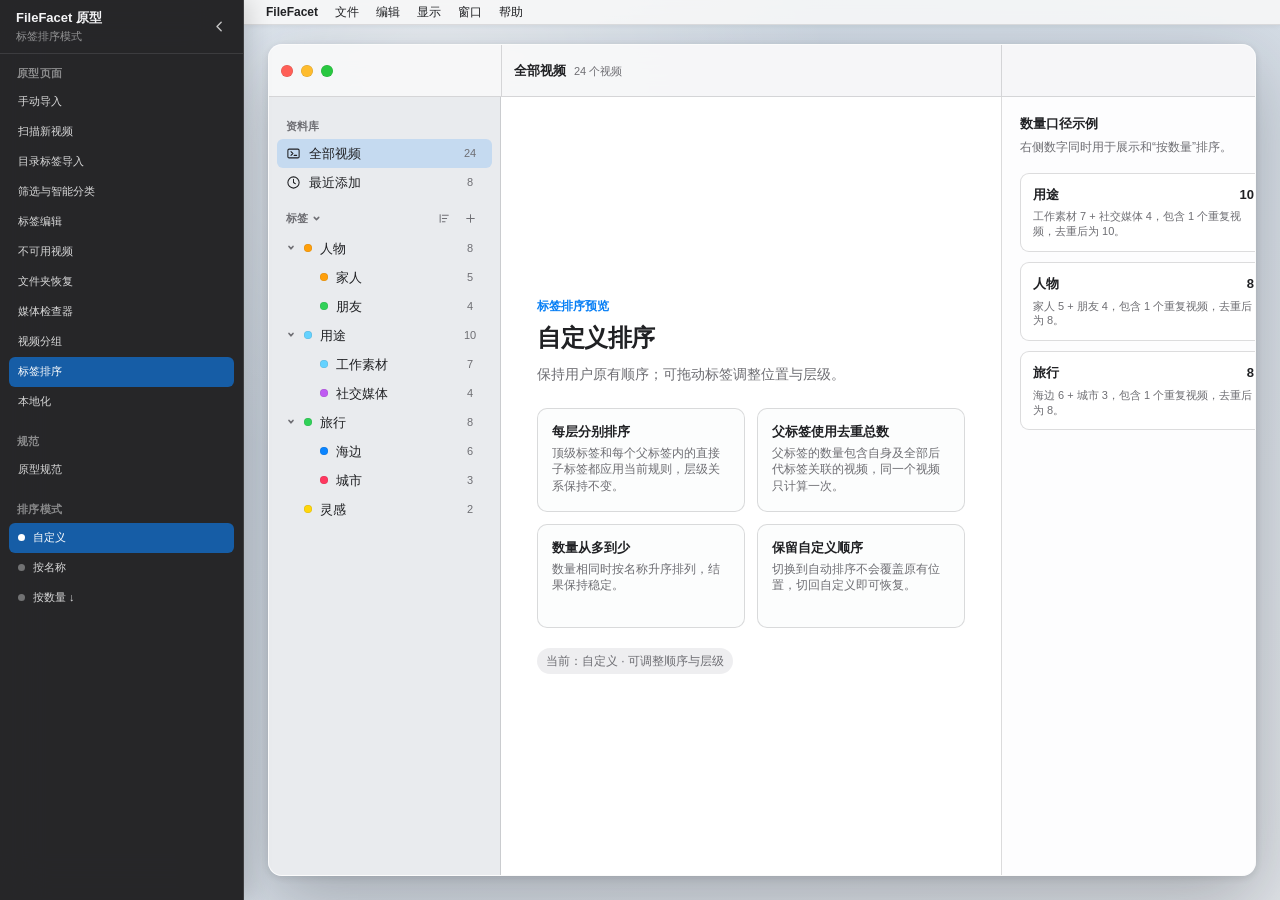
<file: docs/prototypes/tag-sorting/index.html>
<!doctype html>
<html lang="zh-CN">
<head>
  <meta charset="utf-8">
  <meta name="viewport" content="width=device-width, initial-scale=1">
  <title>FileFacet · 标签排序交互原型</title>
  <style>
    :root {
      color-scheme: light dark;
      --desktop: #dfe3e8;
      --window: rgba(247, 247, 248, .97);
      --sidebar: rgba(232, 234, 237, .94);
      --content: #fff;
      --line: rgba(60, 60, 67, .18);
      --text: #202124;
      --secondary: #6e6e73;
      --tertiary: #929297;
      --accent: #087ff5;
      --selection: rgba(8, 127, 245, .16);
      --hover: rgba(118, 118, 128, .12);
      --shadow: 0 24px 74px rgba(24, 29, 36, .28), 0 2px 8px rgba(24, 29, 36, .12);
      font-family: -apple-system, BlinkMacSystemFont, "SF Pro Text", "Helvetica Neue", sans-serif;
    }

    @media (prefers-color-scheme: dark) {
      :root {
        --desktop: #16181c;
        --window: rgba(43, 43, 45, .98);
        --sidebar: rgba(37, 37, 39, .97);
        --content: #1f1f21;
        --line: rgba(235, 235, 245, .14);
        --text: #f2f2f7;
        --secondary: #aeaeb2;
        --tertiary: #85858a;
        --selection: rgba(8, 127, 245, .28);
        --hover: rgba(235, 235, 245, .1);
        --shadow: 0 28px 80px rgba(0, 0, 0, .56), 0 2px 8px rgba(0, 0, 0, .32);
      }
    }

    * { box-sizing: border-box; }
    [hidden] { display: none !important; }
    html, body { width: 100%; height: 100%; margin: 0; overflow: hidden; }
    body { color: var(--text); background: var(--desktop); font: 13px/1.35 -apple-system, BlinkMacSystemFont, "SF Pro Text", sans-serif; }
    button { color: inherit; font: inherit; cursor: default; }

    .desktop {
      height: 100%;
      padding: 38px 24px 74px;
      background:
        radial-gradient(circle at 18% 10%, rgba(255,255,255,.6), transparent 34%),
        linear-gradient(145deg, rgba(187, 205, 224, .56), rgba(226, 228, 232, .24));
    }

    .window {
      position: relative;
      display: grid;
      grid-template-columns: 232px minmax(500px, 1fr) 284px;
      grid-template-rows: 52px minmax(0, 1fr);
      width: 100%;
      height: 100%;
      min-width: 960px;
      overflow: hidden;
      border: 1px solid rgba(255,255,255,.52);
      border-radius: 14px;
      background: var(--window);
      box-shadow: var(--shadow);
      backdrop-filter: blur(28px) saturate(1.35);
    }

    .titlebar {
      grid-column: 1 / 4;
      display: grid;
      grid-template-columns: 232px minmax(500px, 1fr) 284px;
      border-bottom: 1px solid var(--line);
    }

    .title-section { display: flex; min-width: 0; align-items: center; padding: 0 12px; }
    .title-section + .title-section { border-left: 1px solid var(--line); }
    .traffic { display: flex; gap: 8px; margin-right: 18px; }
    .traffic i { width: 12px; height: 12px; border-radius: 50%; box-shadow: inset 0 0 0 .5px rgba(0,0,0,.15); }
    .traffic i:nth-child(1) { background: #ff5f57; }
    .traffic i:nth-child(2) { background: #febc2e; }
    .traffic i:nth-child(3) { background: #28c840; }
    .title-copy { display: flex; min-width: 0; align-items: baseline; gap: 8px; }
    .title-copy strong { font-size: 13px; }
    .title-copy span { color: var(--secondary); font-size: 11px; }

    .sidebar { position: relative; min-height: 0; border-right: 1px solid var(--line); background: var(--sidebar); }
    .sidebar-scroll { height: 100%; overflow: auto; padding: 10px 8px; }
    .section-label { padding: 12px 9px 5px; color: var(--secondary); font-size: 11px; font-weight: 600; }
    .nav-row { display: flex; height: 29px; align-items: center; gap: 8px; padding: 0 9px; border-radius: 6px; }
    .nav-row.selected { background: var(--selection); }
    .nav-row .name { min-width: 0; flex: 1; overflow: hidden; text-overflow: ellipsis; white-space: nowrap; }
    .nav-row .count { width: 26px; color: var(--secondary); font-size: 11px; text-align: center; font-variant-numeric: tabular-nums; }
    .filter-icon { width: 15px; height: 15px; fill: none; stroke: currentColor; stroke-width: 1.7; stroke-linecap: round; stroke-linejoin: round; }

    .tag-header { display: flex; height: 30px; align-items: center; margin-top: 7px; padding: 0 9px; color: var(--secondary); }
    .tag-toggle { display: flex; min-width: 0; height: 100%; flex: 1; align-items: center; gap: 4px; padding: 0; border: 0; background: transparent; color: inherit; font-size: 11px; font-weight: 600; text-align: left; }
    .tag-toggle svg { width: 9px; height: 9px; fill: none; stroke: currentColor; stroke-width: 2; stroke-linecap: round; stroke-linejoin: round; transition: transform .14s ease; }
    .tag-toggle[aria-expanded="false"] svg { transform: rotate(-90deg); }
    .tag-action { display: grid; width: 26px; height: 22px; padding: 0; place-items: center; border: 0; border-radius: 5px; background: transparent; color: var(--secondary); }
    .tag-action:hover, .tag-action[aria-expanded="true"] { background: var(--hover); color: var(--text); }
    .tag-action.active { color: var(--accent); }
    .tag-action svg { width: 13px; height: 13px; fill: none; stroke: currentColor; stroke-width: 1.8; stroke-linecap: round; stroke-linejoin: round; }

    .sort-menu {
      position: absolute;
      z-index: 20;
      top: 128px;
      right: 12px;
      width: 178px;
      padding: 5px;
      border: 1px solid rgba(255,255,255,.38);
      border-radius: 7px;
      background: color-mix(in srgb, var(--window) 96%, transparent);
      box-shadow: 0 13px 34px rgba(0,0,0,.26), 0 2px 8px rgba(0,0,0,.14);
      backdrop-filter: blur(24px) saturate(1.3);
    }

    .sort-option {
      display: grid;
      width: 100%;
      min-height: 24px;
      grid-template-columns: 18px 1fr;
      align-items: center;
      padding: 3px 8px;
      border: 0;
      border-radius: 4px;
      background: transparent;
      text-align: left;
    }
    .sort-option:hover, .sort-option:focus-visible { color: #fff; outline: 0; background: var(--accent); }
    .sort-check { width: 14px; font-size: 12px; text-align: center; }
    .sort-label { display: inline-flex; align-items: center; gap: 5px; }
    .sort-label svg { width: 11px; height: 11px; fill: none; stroke: currentColor; stroke-width: 2; stroke-linecap: round; stroke-linejoin: round; }

    .tag-tree { padding-bottom: 12px; }
    .tag-row { position: relative; }
    .tag-row[draggable="true"] { cursor: grab; }
    .tag-row.dragging { opacity: .42; }
    .tag-row.drop-before::before { content: ""; position: absolute; z-index: 2; top: -1px; right: 8px; left: var(--guide-left, 9px); height: 2px; border-radius: 1px; background: var(--accent); }
    .tag-row.drop-after::after { content: ""; position: absolute; z-index: 2; right: 8px; bottom: -1px; left: var(--guide-left, 9px); height: 2px; border-radius: 1px; background: var(--accent); }
    .tag-row.drop-inside { background: var(--selection); outline: 1px solid color-mix(in srgb, var(--accent) 58%, transparent); }
    .tag-tree.drop-root { border-radius: 6px; outline: 2px solid color-mix(in srgb, var(--accent) 58%, transparent); outline-offset: -2px; }
    .tag-row .disclosure { display: grid; width: 10px; height: 18px; flex: 0 0 10px; place-items: center; border: 0; padding: 0; background: transparent; color: var(--secondary); }
    .tag-row .disclosure svg { width: 8px; height: 8px; fill: none; stroke: currentColor; stroke-width: 2; stroke-linecap: round; stroke-linejoin: round; }
    .tag-row .disclosure.placeholder { visibility: hidden; }
    .dot { width: 8px; height: 8px; flex: 0 0 8px; border-radius: 50%; background: var(--tag-color, #ff9f0a); box-shadow: inset 0 0 0 .5px rgba(0,0,0,.14); }

    .content { display: grid; min-width: 0; min-height: 0; place-items: center; padding: 36px; background: var(--content); }
    .explanation { width: min(620px, 100%); }
    .eyebrow { margin: 0 0 8px; color: var(--accent); font-size: 12px; font-weight: 600; }
    h1 { margin: 0 0 10px; font-size: 24px; letter-spacing: -.02em; }
    .lead { margin: 0 0 24px; color: var(--secondary); font-size: 14px; }
    .rule-grid { display: grid; grid-template-columns: repeat(2, minmax(0, 1fr)); gap: 12px; }
    .rule { min-height: 104px; padding: 14px; border: 1px solid var(--line); border-radius: 10px; background: color-mix(in srgb, var(--content) 88%, var(--sidebar)); }
    .rule strong { display: block; margin-bottom: 5px; }
    .rule p { margin: 0; color: var(--secondary); font-size: 12px; }
    .mode-badge { display: inline-flex; align-items: center; gap: 5px; margin-top: 20px; padding: 5px 9px; border-radius: 999px; background: var(--hover); color: var(--secondary); font-size: 12px; }

    .inspector { min-width: 0; padding: 18px; border-left: 1px solid var(--line); background: color-mix(in srgb, var(--content) 92%, var(--sidebar)); }
    .inspector h2 { margin: 0 0 6px; font-size: 13px; }
    .inspector > p { margin: 0 0 18px; color: var(--secondary); font-size: 12px; }
    .count-card { padding: 12px; border: 1px solid var(--line); border-radius: 9px; background: var(--content); }
    .count-card + .count-card { margin-top: 10px; }
    .count-card strong { display: flex; justify-content: space-between; gap: 8px; }
    .count-card p { margin: 6px 0 0; color: var(--secondary); font-size: 11px; }

  </style>
  <link rel="stylesheet" href="../prototype-shell.css">
</head>
<body data-prototype-page="tag-sorting" data-prototype-subtitle="标签排序模式">
  <template id="prototypePageActions">
      <section class="prototype-group" aria-labelledby="prototypeModesTitle">
        <div class="prototype-group-title" id="prototypeModesTitle">排序模式</div>
        <button class="prototype-action demo-button active" data-demo-mode="custom"><span class="prototype-action-mark"></span>自定义</button>
        <button class="prototype-action demo-button" data-demo-mode="name"><span class="prototype-action-mark"></span>按名称</button>
        <button class="prototype-action demo-button" data-demo-mode="count"><span class="prototype-action-mark"></span>按数量 ↓</button>
      </section>
  </template>

  <main class="desktop prototype-content prototype-app-surface">
    <section class="window" aria-label="FileFacet 标签排序原型窗口">
      <header class="titlebar">
        <div class="title-section">
          <div class="traffic" aria-hidden="true"><i></i><i></i><i></i></div>
        </div>
        <div class="title-section"><div class="title-copy"><strong>全部视频</strong><span>24 个视频</span></div></div>
        <div class="title-section"></div>
      </header>

      <aside class="sidebar">
        <div class="sidebar-scroll">
          <div class="section-label">资料库</div>
          <div class="nav-row selected">
            <svg class="filter-icon" viewBox="0 0 24 24"><rect x="3" y="5" width="18" height="14" rx="2"></rect><path d="m8 9 3 3-3 3"></path><path d="M13 15h4"></path></svg>
            <span class="name">全部视频</span><span class="count">24</span>
          </div>
          <div class="nav-row">
            <svg class="filter-icon" viewBox="0 0 24 24"><circle cx="12" cy="12" r="9"></circle><path d="M12 7v5l3 2"></path></svg>
            <span class="name">最近添加</span><span class="count">8</span>
          </div>

          <div class="tag-header">
            <button class="tag-toggle" id="tagToggle" aria-expanded="true">
              <span>标签</span>
              <svg viewBox="0 0 12 12"><path d="m3 4.5 3 3 3-3"></path></svg>
            </button>
            <button class="tag-action" id="sortButton" title="排序标签" aria-label="排序标签" aria-haspopup="menu" aria-expanded="false">
              <svg viewBox="0 0 24 24"><path d="M8 6h11M8 12h8M8 18h5"></path><path d="M4 5v14"></path></svg>
            </button>
            <button class="tag-action" title="新建标签" aria-label="新建标签">
              <svg viewBox="0 0 24 24"><path d="M12 5v14M5 12h14"></path></svg>
            </button>
          </div>
          <div class="tag-tree" id="tagTree"></div>
        </div>

        <div class="sort-menu" id="sortMenu" role="menu" hidden>
          <button class="sort-option" data-mode="custom" role="menuitemradio" aria-checked="true">
            <span class="sort-check">✓</span><span class="sort-label">自定义</span>
          </button>
          <button class="sort-option" data-mode="name" role="menuitemradio" aria-checked="false">
            <span class="sort-check"></span><span class="sort-label">按名称</span>
          </button>
          <button class="sort-option" data-mode="count" role="menuitemradio" aria-checked="false" aria-label="按数量，从多到少">
            <span class="sort-check"></span>
            <span class="sort-label">按数量 <svg viewBox="0 0 12 12" aria-hidden="true"><path d="M6 2v8M3.5 7.5 6 10l2.5-2.5"></path></svg></span>
          </button>
        </div>
      </aside>

      <section class="content">
        <div class="explanation">
          <p class="eyebrow">标签排序预览</p>
          <h1 id="modeTitle">自定义排序</h1>
          <p class="lead" id="modeDescription">保持用户原有顺序；可拖动标签调整位置与层级。</p>
          <div class="rule-grid">
            <article class="rule"><strong>每层分别排序</strong><p>顶级标签和每个父标签内的直接子标签都应用当前规则，层级关系保持不变。</p></article>
            <article class="rule"><strong>父标签使用去重总数</strong><p>父标签的数量包含自身及全部后代标签关联的视频，同一个视频只计算一次。</p></article>
            <article class="rule"><strong>数量从多到少</strong><p>数量相同时按名称升序排列，结果保持稳定。</p></article>
            <article class="rule"><strong>保留自定义顺序</strong><p>切换到自动排序不会覆盖原有位置，切回自定义即可恢复。</p></article>
          </div>
          <div class="mode-badge" id="modeBadge">当前：自定义 · 可调整顺序与层级</div>
        </div>
      </section>

      <aside class="inspector">
        <h2>数量口径示例</h2>
        <p>右侧数字同时用于展示和“按数量”排序。</p>
        <div class="count-card"><strong><span>用途</span><span>10</span></strong><p>工作素材 7 + 社交媒体 4，包含 1 个重复视频，去重后为 10。</p></div>
        <div class="count-card"><strong><span>人物</span><span>8</span></strong><p>家人 5 + 朋友 4，包含 1 个重复视频，去重后为 8。</p></div>
        <div class="count-card"><strong><span>旅行</span><span>8</span></strong><p>海边 6 + 城市 3，包含 1 个重复视频，去重后为 8。</p></div>
      </aside>
    </section>
  </main>

  <script src="../prototype-shell.js"></script>
  <script>
    const tags = [
      {
        id: "people", name: "人物", color: "#ff9f0a", order: 0, videos: [1], children: [
          { id: "family", name: "家人", color: "#ff9f0a", order: 0, videos: [1, 2, 3, 4, 5], children: [] },
          { id: "friends", name: "朋友", color: "#30d158", order: 1, videos: [3, 6, 7, 8], children: [] }
        ]
      },
      {
        id: "purpose", name: "用途", color: "#64d2ff", order: 1, videos: [], children: [
          { id: "work", name: "工作素材", color: "#64d2ff", order: 0, videos: [1, 2, 3, 4, 5, 6, 7], children: [] },
          { id: "social", name: "社交媒体", color: "#bf5af2", order: 1, videos: [1, 8, 9, 10], children: [] }
        ]
      },
      {
        id: "travel", name: "旅行", color: "#30d158", order: 2, videos: [], children: [
          { id: "coast", name: "海边", color: "#0a84ff", order: 0, videos: [1, 2, 3, 4, 5, 6], children: [] },
          { id: "city", name: "城市", color: "#ff375f", order: 1, videos: [2, 7, 8], children: [] }
        ]
      },
      { id: "ideas", name: "灵感", color: "#ffd60a", order: 3, videos: [11, 12], children: [] }
    ];

    const expanded = new Set(["people", "purpose", "travel"]);
    const tagTree = document.getElementById("tagTree");
    const sortButton = document.getElementById("sortButton");
    const sortMenu = document.getElementById("sortMenu");
    const tagToggle = document.getElementById("tagToggle");
    let mode = "custom";
    let draggedTagID = null;
    let dropIntent = null;
    let tagsVisible = true;

    function videoIDs(tag) {
      const ids = new Set(tag.videos);
      tag.children.forEach(child => videoIDs(child).forEach(id => ids.add(id)));
      return ids;
    }

    function count(tag) {
      return videoIDs(tag).size;
    }

    function compareTags(left, right) {
      if (mode === "custom") return left.order - right.order;
      const byName = left.name.localeCompare(right.name, "zh-CN", { sensitivity: "base" });
      if (mode === "name") return byName;
      return count(right) - count(left) || byName;
    }

    function ordered(items) {
      return [...items].sort(compareTags);
    }

    function findTag(items, id, parent = null) {
      for (const tag of items) {
        if (tag.id === id) return { tag, parent, siblings: items };
        const nested = findTag(tag.children, id, tag);
        if (nested) return nested;
      }
      return null;
    }

    function renderTags() {
      tagTree.innerHTML = "";
      if (!tagsVisible) return;
      appendLevel(ordered(tags), 0);
    }

    function appendLevel(items, depth) {
      items.forEach(tag => {
        const row = document.createElement("div");
        row.className = "nav-row tag-row";
        row.dataset.tagID = tag.id;
        row.draggable = true;
        row.style.paddingLeft = `${9 + depth * 16}px`;
        row.style.setProperty("--guide-left", `${9 + depth * 16}px`);
        const hasChildren = tag.children.length > 0;
        row.innerHTML = `
          <button class="disclosure${hasChildren ? "" : " placeholder"}" aria-label="${expanded.has(tag.id) ? "收起" : "展开"}${tag.name}">
            <svg viewBox="0 0 10 10"><path d="m3 2.5 3 2.5-3 2.5"></path></svg>
          </button>
          <span class="dot" style="--tag-color:${tag.color}"></span>
          <span class="name">${tag.name}</span>
          <span class="count">${count(tag)}</span>`;

        if (hasChildren) {
          const disclosure = row.querySelector(".disclosure");
          disclosure.querySelector("svg").style.transform = expanded.has(tag.id) ? "rotate(90deg)" : "none";
          disclosure.addEventListener("click", event => {
            event.stopPropagation();
            if (expanded.has(tag.id)) expanded.delete(tag.id);
            else expanded.add(tag.id);
            renderTags();
          });
        }

        row.addEventListener("dragstart", () => {
          draggedTagID = tag.id;
          row.classList.add("dragging");
        });
        row.addEventListener("dragend", clearDragState);
        row.addEventListener("dragover", event => {
          if (draggedTagID === tag.id) return;
          const source = findTag(tags, draggedTagID);
          const target = findTag(tags, tag.id);
          if (!source || !target || containsTag(source.tag, target.tag.id)) return;
          const ratio = (event.clientY - row.getBoundingClientRect().top) / row.getBoundingClientRect().height;
          const sameParent = source.parent?.id === target.parent?.id;
          let intent = "inside";
          if (mode === "custom" && sameParent && ratio < .3) intent = "before";
          else if (mode === "custom" && sameParent && ratio > .7) intent = "after";
          else if (source.parent?.id === target.tag.id) return;
          event.preventDefault();
          event.stopPropagation();
          clearDropIndicators();
          dropIntent = { type: intent, targetID: target.tag.id };
          row.classList.add(`drop-${intent}`);
        });
        row.addEventListener("dragleave", event => {
          if (!row.contains(event.relatedTarget)) clearDropIndicators();
        });
        row.addEventListener("drop", event => {
          event.preventDefault();
          event.stopPropagation();
          const source = findTag(tags, draggedTagID);
          const target = findTag(tags, tag.id);
          if (!source || !target || !dropIntent || dropIntent.targetID !== target.tag.id) return clearDragState();
          const [moved] = source.siblings.splice(source.siblings.findIndex(item => item.id === source.tag.id), 1);
          source.siblings.forEach((item, index) => { item.order = index; });
          if (dropIntent.type === "inside") {
            target.tag.children.push(moved);
            target.tag.children.forEach((item, index) => { item.order = index; });
            expanded.add(target.tag.id);
          } else {
            const targetIndex = target.siblings.findIndex(item => item.id === target.tag.id);
            const insertionIndex = targetIndex + (dropIntent.type === "after" ? 1 : 0);
            target.siblings.splice(insertionIndex, 0, moved);
            target.siblings.forEach((item, index) => { item.order = index; });
          }
          clearDragState();
          renderTags();
        });

        tagTree.appendChild(row);
        if (hasChildren && expanded.has(tag.id)) appendLevel(ordered(tag.children), depth + 1);
      });
    }

    function clearDragState() {
      draggedTagID = null;
      dropIntent = null;
      clearDropIndicators();
      document.querySelectorAll(".tag-row").forEach(row => row.classList.remove("dragging"));
    }

    function clearDropIndicators() {
      document.querySelectorAll(".tag-row").forEach(row => row.classList.remove("drop-before", "drop-after", "drop-inside"));
      tagTree.classList.remove("drop-root");
    }

    function containsTag(tag, id) {
      return tag.id === id || tag.children.some(child => containsTag(child, id));
    }

    function selectMode(nextMode) {
      mode = nextMode;
      const copy = {
        custom: ["自定义排序", "保持用户原有顺序；可拖动标签调整位置与层级。", "当前：自定义 · 可调整顺序与层级"],
        name: ["按名称排序", "每一层标签分别按本地化名称升序排列；仍可拖动标签调整层级。", "当前：按名称 · 可调整层级"],
        count: ["按数量排序", "每一层都使用包含全部后代的去重视频数，从多到少排列；仍可调整层级。", "当前：按数量 ↓ · 可调整层级"]
      }[mode];
      document.getElementById("modeTitle").textContent = copy[0];
      document.getElementById("modeDescription").textContent = copy[1];
      document.getElementById("modeBadge").textContent = copy[2];
      document.querySelectorAll(".sort-option").forEach(option => {
        const active = option.dataset.mode === mode;
        option.setAttribute("aria-checked", String(active));
        option.querySelector(".sort-check").textContent = active ? "✓" : "";
      });
      document.querySelectorAll(".demo-button").forEach(button => button.classList.toggle("active", button.dataset.demoMode === mode));
      sortButton.classList.toggle("active", mode !== "custom");
      closeSortMenu();
      renderTags();
    }

    function openSortMenu() {
      sortMenu.hidden = false;
      sortButton.setAttribute("aria-expanded", "true");
    }

    function closeSortMenu() {
      sortMenu.hidden = true;
      sortButton.setAttribute("aria-expanded", "false");
    }

    sortButton.addEventListener("click", event => {
      event.stopPropagation();
      if (sortMenu.hidden) openSortMenu();
      else closeSortMenu();
    });

    document.querySelectorAll(".sort-option").forEach(option => option.addEventListener("click", () => selectMode(option.dataset.mode)));
    document.querySelectorAll(".demo-button").forEach(button => button.addEventListener("click", () => selectMode(button.dataset.demoMode)));
    document.addEventListener("click", event => {
      if (!sortMenu.contains(event.target) && event.target !== sortButton) closeSortMenu();
    });
    document.addEventListener("keydown", event => { if (event.key === "Escape") closeSortMenu(); });
    tagTree.addEventListener("dragover", event => {
      if (event.target !== tagTree) return;
      const source = findTag(tags, draggedTagID);
      if (!source || source.parent === null) return;
      event.preventDefault();
      clearDropIndicators();
      dropIntent = { type: "root", targetID: null };
      tagTree.classList.add("drop-root");
    });
    tagTree.addEventListener("drop", event => {
      if (event.target !== tagTree || dropIntent?.type !== "root") return;
      event.preventDefault();
      const source = findTag(tags, draggedTagID);
      if (!source) return clearDragState();
      const [moved] = source.siblings.splice(source.siblings.findIndex(item => item.id === source.tag.id), 1);
      source.siblings.forEach((item, index) => { item.order = index; });
      tags.push(moved);
      tags.forEach((item, index) => { item.order = index; });
      clearDragState();
      renderTags();
    });
    tagToggle.addEventListener("click", () => {
      tagsVisible = !tagsVisible;
      tagToggle.setAttribute("aria-expanded", String(tagsVisible));
      renderTags();
    });

    renderTags();
  </script>
</body>
</html>
</file>
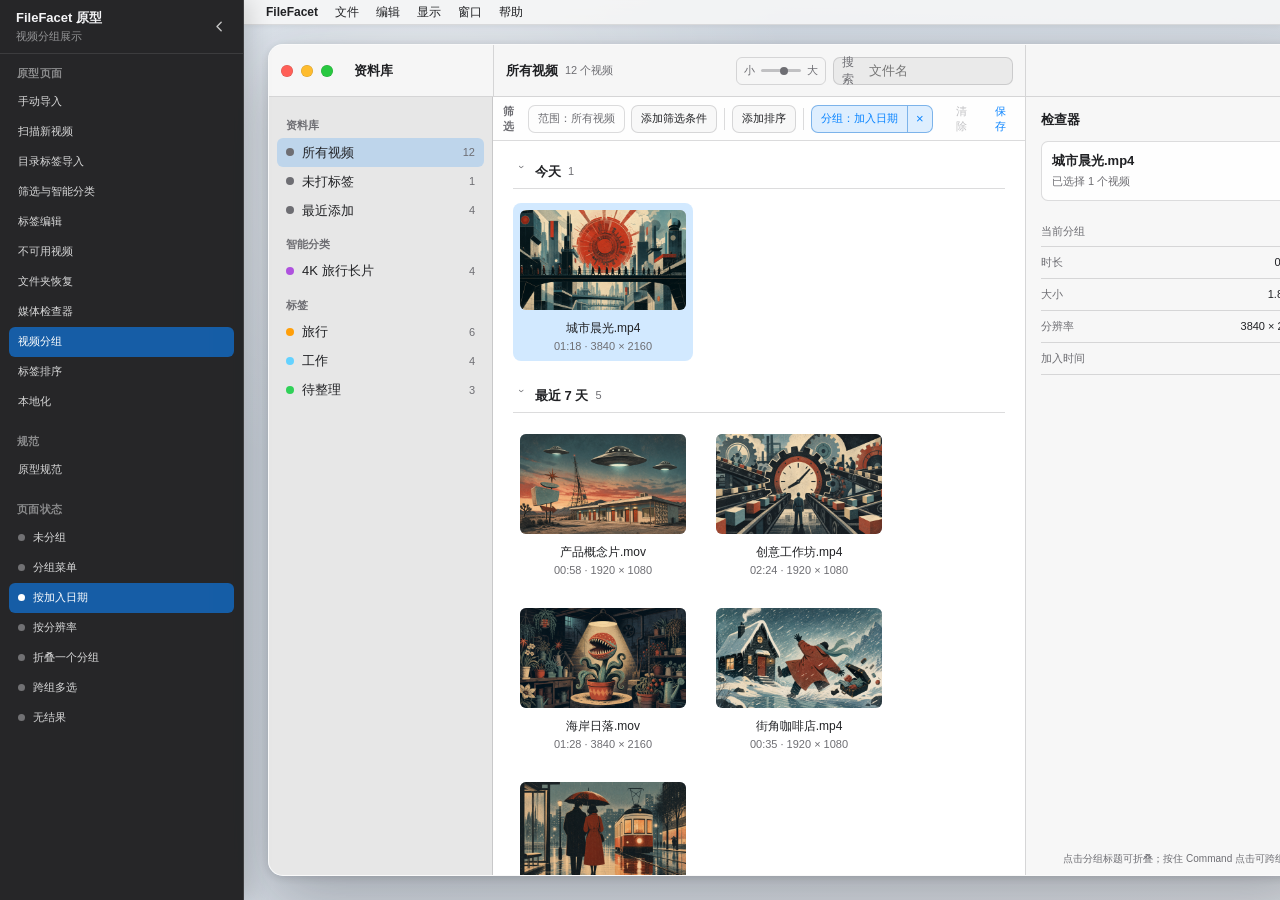
<file: docs/prototypes/video-grouping/index.html>
<!doctype html>
<html lang="zh-CN">
<head>
  <meta charset="utf-8">
  <meta name="viewport" content="width=device-width, initial-scale=1">
  <title>FileFacet · 视频分组展示原型</title>
  <style>
    :root {
      color-scheme: light dark;
      --desktop: #d9dde3;
      --window: rgba(246, 246, 246, .97);
      --toolbar: rgba(246, 246, 246, .92);
      --sidebar: rgba(232, 232, 232, .96);
      --content: #fff;
      --inspector: #f7f7f7;
      --panel: rgba(250, 250, 251, .98);
      --line: rgba(60, 60, 67, .18);
      --line-strong: rgba(60, 60, 67, .28);
      --text: #202124;
      --secondary: #6e6e73;
      --tertiary: #8e8e93;
      --accent: #0a84ff;
      --accent-soft: rgba(10, 132, 255, .13);
      --selection: rgba(10, 132, 255, .18);
      --shadow: 0 24px 70px rgba(20, 24, 31, .28), 0 2px 10px rgba(20, 24, 31, .14);
      --panel-shadow: 0 18px 50px rgba(0, 0, 0, .24), 0 2px 10px rgba(0, 0, 0, .12);
      font-family: -apple-system, BlinkMacSystemFont, "SF Pro Text", "Helvetica Neue", sans-serif;
    }

    @media (prefers-color-scheme: dark) {
      :root {
        --desktop: #17191d;
        --window: rgba(42, 42, 44, .98);
        --toolbar: rgba(42, 42, 44, .94);
        --sidebar: rgba(37, 37, 39, .98);
        --content: #1f1f21;
        --inspector: #252527;
        --panel: rgba(49, 49, 52, .98);
        --line: rgba(235, 235, 245, .13);
        --line-strong: rgba(235, 235, 245, .24);
        --text: #f2f2f7;
        --secondary: #aeaeb2;
        --tertiary: #8e8e93;
        --accent-soft: rgba(10, 132, 255, .2);
        --selection: rgba(10, 132, 255, .27);
        --shadow: 0 26px 80px rgba(0, 0, 0, .56), 0 2px 12px rgba(0, 0, 0, .4);
        --panel-shadow: 0 20px 58px rgba(0, 0, 0, .58), 0 2px 10px rgba(0, 0, 0, .4);
      }
    }

    * { box-sizing: border-box; }
    [hidden] { display: none !important; }
    html, body { width: 100%; height: 100%; margin: 0; overflow: hidden; }
    body { color: var(--text); background: var(--desktop); font: 13px/1.35 -apple-system, BlinkMacSystemFont, "SF Pro Text", sans-serif; }
    button, input { color: inherit; font: inherit; }
    button { border: 0; cursor: default; }

    .desktop {
      height: 100%;
      padding: 44px 24px 70px;
      background: radial-gradient(circle at 18% 15%, rgba(255,255,255,.55), transparent 32%), linear-gradient(135deg, rgba(200,213,227,.56), rgba(224,226,230,.2));
    }
    .window {
      position: relative;
      display: grid;
      width: 100%;
      height: 100%;
      min-width: 1050px;
      grid-template-columns: 224px minmax(530px, 1fr) 292px;
      grid-template-rows: 52px minmax(0, 1fr);
      overflow: hidden;
      border: 1px solid rgba(255,255,255,.5);
      border-radius: 15px;
      background: var(--window);
      box-shadow: var(--shadow);
      backdrop-filter: blur(26px) saturate(1.35);
    }
    .titlebar {
      grid-column: 1 / 4;
      display: grid;
      grid-template-columns: 224px minmax(530px, 1fr) 292px;
      border-bottom: 1px solid var(--line);
      background: var(--toolbar);
    }
    .title-part { display: flex; min-width: 0; align-items: center; gap: 7px; padding: 0 12px; }
    .title-part + .title-part { border-left: 1px solid var(--line); }
    .traffic { display: flex; gap: 8px; margin-right: 14px; }
    .traffic span { width: 12px; height: 12px; border-radius: 50%; box-shadow: inset 0 0 0 .5px rgba(0,0,0,.16); }
    .traffic span:nth-child(1) { background: #ff5f57; }
    .traffic span:nth-child(2) { background: #febc2e; }
    .traffic span:nth-child(3) { background: #28c840; }
    .title-name { min-width: 0; overflow: hidden; font-weight: 600; text-overflow: ellipsis; white-space: nowrap; }
    .title-count { color: var(--secondary); font-size: 11px; white-space: nowrap; }
    .spacer { flex: 1; }

    .zoom-control { display: flex; height: 28px; align-items: center; gap: 6px; padding: 0 7px; border: 1px solid var(--line); border-radius: 6px; color: var(--secondary); font-size: 11px; }
    .zoom-track { width: 40px; height: 3px; border-radius: 999px; background: var(--line-strong); }
    .zoom-thumb { width: 8px; height: 8px; margin: -2px 0 0 19px; border-radius: 50%; background: var(--secondary); }
    .search { display: flex; width: min(180px, 20vw); height: 28px; align-items: center; gap: 5px; padding: 0 8px; border: 1px solid var(--line); border-radius: 7px; background: rgba(127,127,127,.1); }
    .search-mark { color: var(--secondary); font-size: 12px; }
    .search input { width: 100%; min-width: 0; border: 0; outline: 0; color: var(--text); background: transparent; }

    .sidebar { grid-column: 1; grid-row: 2; min-height: 0; overflow: auto; padding: 9px 8px; border-right: 1px solid var(--line); background: var(--sidebar); }
    .section-label { padding: 12px 9px 5px; color: var(--secondary); font-size: 11px; font-weight: 600; }
    .nav-row { display: flex; width: 100%; min-height: 29px; align-items: center; gap: 8px; padding: 0 9px; border-radius: 6px; background: transparent; text-align: left; }
    .nav-row:hover { background: rgba(127,127,127,.08); }
    .nav-row.selected { background: var(--selection); }
    .nav-dot { width: 8px; height: 8px; flex: 0 0 8px; border-radius: 50%; background: var(--dot, var(--secondary)); }
    .nav-label { min-width: 0; flex: 1; overflow: hidden; text-overflow: ellipsis; white-space: nowrap; }
    .nav-count { color: var(--secondary); font-size: 11px; font-variant-numeric: tabular-nums; }

    .content { grid-column: 2; grid-row: 2; display: flex; min-width: 0; min-height: 0; flex-direction: column; overflow: hidden; background: var(--content); }
    .operation-bar { position: relative; z-index: 8; display: flex; height: 44px; flex: 0 0 44px; align-items: center; gap: 6px; padding: 0 8px 0 10px; border-bottom: 1px solid var(--line); background: color-mix(in srgb, var(--content) 94%, var(--window)); }
    .rule-heading { color: var(--secondary); font-size: 11px; font-weight: 650; }
    .rule-chip { min-height: 28px; padding: 3px 9px; border: 1px solid var(--line); border-radius: 7px; background: color-mix(in srgb, var(--content) 96%, var(--text) 3%); font-size: 11px; white-space: nowrap; }
    .rule-chip:hover { background: rgba(127,127,127,.1); }
    .rule-chip.static { color: var(--secondary); background: color-mix(in srgb, var(--content) 92%, var(--sidebar)); }
    .rule-chip.grouping.active { color: var(--accent); border-color: color-mix(in srgb, var(--accent) 38%, var(--line)); background: var(--accent-soft); }
    .group-chip { display: flex; align-items: stretch; }
    .group-chip .rule-chip { border-radius: 7px 0 0 7px; }
    .group-clear { width: 25px; border: 1px solid color-mix(in srgb, var(--accent) 38%, var(--line)); border-left: 0; border-radius: 0 7px 7px 0; color: var(--accent); background: var(--accent-soft); font-size: 13px; }
    .group-clear:hover { background: color-mix(in srgb, var(--accent-soft) 72%, var(--accent)); }
    .rule-divider { width: 1px; height: 22px; margin: 0 1px; background: var(--line); }
    .operation-action { min-height: 28px; padding: 3px 7px; border-radius: 5px; color: var(--accent); background: transparent; font-size: 11px; }
    .operation-action:hover { background: var(--accent-soft); }
    .operation-action:disabled { color: var(--tertiary); opacity: .55; }
    .group-control { position: relative; }
    .grid-scroll { min-height: 0; flex: 1; overflow: auto; padding: 14px 20px 22px; }
    .group-section + .group-section { margin-top: 18px; }
    .group-header { position: sticky; top: -14px; z-index: 2; display: flex; width: 100%; min-height: 34px; align-items: center; gap: 7px; padding: 4px 2px; border-bottom: 1px solid var(--line); background: color-mix(in srgb, var(--content) 94%, transparent); text-align: left; backdrop-filter: blur(14px); }
    .disclosure { width: 13px; color: var(--secondary); font-size: 10px; transform: rotate(90deg); transition: transform .12s ease; }
    .group-section.collapsed .disclosure { transform: rotate(0); }
    .group-title { font-weight: 650; }
    .group-count { color: var(--secondary); font-size: 11px; }
    .video-grid { display: grid; grid-template-columns: repeat(auto-fill, minmax(148px, 180px)); gap: 16px; align-content: start; padding-top: 14px; }
    .group-section.collapsed .video-grid { display: none; }
    .video-card { min-width: 0; min-height: 151px; padding: 7px; border-radius: 8px; background: transparent; text-align: center; }
    .video-card:hover { background: rgba(127,127,127,.1); }
    .video-card.selected { background: var(--selection); }
    .thumb { aspect-ratio: 1.66 / 1; overflow: hidden; border-radius: 6px; background: #d1d1d6; box-shadow: inset 0 0 0 1px rgba(0,0,0,.08); }
    .thumb img { display: block; width: 100%; height: 100%; object-fit: cover; }
    .filename { margin-top: 10px; overflow: hidden; font-size: 12px; font-weight: 500; text-overflow: ellipsis; white-space: nowrap; }
    .metadata { margin-top: 3px; color: var(--secondary); font-size: 11px; font-variant-numeric: tabular-nums; }
    .empty-state { width: min(410px, 82%); margin: 18vh auto 0; color: var(--secondary); text-align: center; }
    .empty-state strong { display: block; margin-bottom: 6px; color: var(--text); font-size: 15px; }
    .empty-state button { margin-top: 13px; padding: 5px 10px; border: 1px solid var(--line-strong); border-radius: 6px; background: color-mix(in srgb, var(--window) 82%, var(--text) 4%); }

    .inspector { grid-column: 3; grid-row: 2; min-height: 0; overflow: auto; padding: 14px 15px; border-left: 1px solid var(--line); background: var(--inspector); }
    .inspector h2 { margin: 0 0 12px; font-size: 13px; }
    .selection-summary { margin-bottom: 15px; padding: 10px; border: 1px solid var(--line); border-radius: 7px; background: color-mix(in srgb, var(--content) 88%, transparent); }
    .selection-summary strong { display: block; margin-bottom: 3px; }
    .selection-summary span { color: var(--secondary); font-size: 11px; }
    .detail-row { display: grid; grid-template-columns: 74px minmax(0, 1fr); gap: 9px; padding: 8px 0; border-bottom: 1px solid var(--line); font-size: 11px; }
    .detail-row span:first-child { color: var(--secondary); }
    .detail-row span:last-child { overflow: hidden; text-overflow: ellipsis; white-space: nowrap; text-align: right; }

    .group-menu { position: absolute; z-index: 20; top: 34px; left: 0; width: 218px; padding: 5px; border: 1px solid var(--line-strong); border-radius: 8px; background: var(--panel); box-shadow: var(--panel-shadow); }
    .menu-title { padding: 4px 8px 3px; color: var(--secondary); font-size: 10px; font-weight: 650; text-transform: uppercase; }
    .menu-item { display: grid; width: 100%; min-height: 27px; grid-template-columns: 17px 1fr; align-items: center; padding: 3px 8px; border-radius: 5px; background: transparent; text-align: left; }
    .menu-item:hover { color: #fff; background: var(--accent); }
    .menu-check { text-align: center; }
    .menu-separator { height: 1px; margin: 5px 4px; background: var(--line); }
    .prototype-hint { position: absolute; right: 12px; bottom: 10px; color: var(--secondary); font-size: 10px; }

    @media (max-width: 1160px) {
      .desktop { padding-right: 10px; padding-left: 10px; }
      .window { grid-template-columns: 208px minmax(500px, 1fr) 270px; }
      .titlebar { grid-template-columns: 208px minmax(500px, 1fr) 270px; }
    }
  </style>
  <link rel="stylesheet" href="../prototype-shell.css">
</head>
<body data-prototype-page="video-grouping" data-prototype-subtitle="视频分组展示">
  <template id="prototypePageActions">
    <section class="prototype-group" aria-labelledby="prototypeStatesTitle">
      <div class="prototype-group-title" id="prototypeStatesTitle">页面状态</div>
      <button class="prototype-action demo-button" data-demo-state="flat"><span class="prototype-action-mark"></span>未分组</button>
      <button class="prototype-action demo-button" data-demo-state="menu"><span class="prototype-action-mark"></span>分组菜单</button>
      <button class="prototype-action demo-button active" data-demo-state="added"><span class="prototype-action-mark"></span>按加入日期</button>
      <button class="prototype-action demo-button" data-demo-state="resolution"><span class="prototype-action-mark"></span>按分辨率</button>
      <button class="prototype-action demo-button" data-demo-state="collapsed"><span class="prototype-action-mark"></span>折叠一个分组</button>
      <button class="prototype-action demo-button" data-demo-state="multiple"><span class="prototype-action-mark"></span>跨组多选</button>
      <button class="prototype-action demo-button" data-demo-state="empty"><span class="prototype-action-mark"></span>无结果</button>
    </section>
  </template>

  <main class="desktop prototype-content prototype-app-surface">
    <section class="window" id="appWindow" aria-label="FileFacet 视频分组展示原型">
      <header class="titlebar">
        <div class="title-part">
          <div class="traffic" aria-hidden="true"><span></span><span></span><span></span></div>
          <div class="title-name">资料库</div>
        </div>
        <div class="title-part">
          <div class="title-name" id="viewTitle">所有视频</div>
          <div class="title-count" id="viewCount">12 个视频</div>
          <div class="spacer"></div>
          <div class="zoom-control" title="调整缩略图大小"><span>小</span><div class="zoom-track"><div class="zoom-thumb"></div></div><span>大</span></div>
          <label class="search" title="搜索文件名（⌘F）"><span class="search-mark">搜索</span><input id="searchInput" type="search" placeholder="文件名"></label>
        </div>
        <div class="title-part"><div class="spacer"></div></div>
      </header>

      <aside class="sidebar" aria-label="资料库侧栏">
        <div class="section-label">资料库</div>
        <button class="nav-row selected" data-scope="all"><span class="nav-dot"></span><span class="nav-label">所有视频</span><span class="nav-count">12</span></button>
        <button class="nav-row" data-scope="untagged"><span class="nav-dot"></span><span class="nav-label">未打标签</span><span class="nav-count">1</span></button>
        <button class="nav-row" data-scope="recent"><span class="nav-dot"></span><span class="nav-label">最近添加</span><span class="nav-count">4</span></button>
        <div class="section-label">智能分类</div>
        <button class="nav-row" data-scope="smart"><span class="nav-dot" style="--dot:#af52de"></span><span class="nav-label">4K 旅行长片</span><span class="nav-count">4</span></button>
        <div class="section-label">标签</div>
        <button class="nav-row" data-scope="travel"><span class="nav-dot" style="--dot:#ff9f0a"></span><span class="nav-label">旅行</span><span class="nav-count">6</span></button>
        <button class="nav-row" data-scope="work"><span class="nav-dot" style="--dot:#64d2ff"></span><span class="nav-label">工作</span><span class="nav-count">4</span></button>
        <button class="nav-row" data-scope="todo"><span class="nav-dot" style="--dot:#30d158"></span><span class="nav-label">待整理</span><span class="nav-count">3</span></button>
      </aside>

      <section class="content">
        <div class="operation-bar" aria-label="筛选、排序与分组操作">
          <span class="rule-heading">筛选</span>
          <button class="rule-chip static" id="scopeChip" type="button">范围：所有视频</button>
          <button class="rule-chip" type="button">添加筛选条件</button>
          <span class="rule-divider" aria-hidden="true"></span>
          <button class="rule-chip" type="button">添加排序</button>
          <span class="rule-divider" aria-hidden="true"></span>
          <div class="group-control">
            <div class="group-chip">
              <button class="rule-chip grouping active" id="groupButton" type="button" aria-haspopup="menu" aria-expanded="false">分组：加入日期</button>
              <button class="group-clear" id="groupClearButton" type="button" aria-label="清除分组" title="清除分组">×</button>
            </div>
            <section class="group-menu" id="groupMenu" role="menu" aria-label="视频分组菜单" hidden>
              <div class="menu-title">分组依据</div>
              <button class="menu-item" data-group-key="none" role="menuitemradio"><span class="menu-check"></span><span>不分组</span></button>
              <button class="menu-item" data-group-key="added" role="menuitemradio"><span class="menu-check"></span><span>加入日期</span></button>
              <button class="menu-item" data-group-key="created" role="menuitemradio"><span class="menu-check"></span><span>创建日期</span></button>
              <button class="menu-item" data-group-key="modified" role="menuitemradio"><span class="menu-check"></span><span>修改日期</span></button>
              <button class="menu-item" data-group-key="duration" role="menuitemradio"><span class="menu-check"></span><span>时长</span></button>
              <button class="menu-item" data-group-key="size" role="menuitemradio"><span class="menu-check"></span><span>文件大小</span></button>
              <button class="menu-item" data-group-key="resolution" role="menuitemradio"><span class="menu-check"></span><span>分辨率</span></button>
              <div class="menu-separator"></div>
              <div class="menu-title">分组顺序</div>
              <button class="menu-item" data-group-direction="descending" role="menuitemradio"><span class="menu-check"></span><span id="descendingLabel">由新到旧</span></button>
              <button class="menu-item" data-group-direction="ascending" role="menuitemradio"><span class="menu-check"></span><span id="ascendingLabel">由旧到新</span></button>
            </section>
          </div>
          <div class="spacer"></div>
          <button class="operation-action" type="button" disabled>清除</button>
          <button class="operation-action" type="button">保存</button>
        </div>
        <div class="grid-scroll" id="gridScroll">
          <div id="groupedContent"></div>
          <div class="empty-state" id="emptyState" hidden><strong>没有符合当前条件的视频</strong><span>可以调整文件名搜索或当前筛选条件。</span><br><button id="clearSearchButton" type="button">清除搜索</button></div>
        </div>
      </section>

      <aside class="inspector" aria-label="视频检查器">
        <h2>检查器</h2>
        <div class="selection-summary"><strong id="selectionTitle">城市晨光.mp4</strong><span id="selectionNote">已选择 1 个视频</span></div>
        <div class="detail-row"><span>当前分组</span><span id="detailGroup">今天</span></div>
        <div class="detail-row"><span>时长</span><span id="detailDuration">01:18</span></div>
        <div class="detail-row"><span>大小</span><span id="detailSize">1.8 GB</span></div>
        <div class="detail-row"><span>分辨率</span><span id="detailResolution">3840 × 2160</span></div>
        <div class="detail-row"><span>加入时间</span><span id="detailAdded">今天</span></div>
      </aside>

      <div class="prototype-hint">点击分组标题可折叠；按住 Command 点击可跨组多选</div>
    </section>
  </main>

  <script src="../prototype-shell.js"></script>
  <script>
    const videos = [
      { id: 1, name: "城市晨光.mp4", image: "../../assets/readme/fictional-posters/02-sci-fi-allegory.png", duration: 78, width: 3840, height: 2160, size: 1840, added: 0, created: 28, modified: 1, tags: ["工作", "城市"] },
      { id: 2, name: "雨夜电车.mov", image: "../../assets/readme/fictional-posters/04-romantic-drama.png", duration: 42, width: 1920, height: 1080, size: 842, added: 4, created: 42, modified: 4, tags: ["旅行", "城市"] },
      { id: 3, name: "山间列车.mp4", image: "../../assets/readme/fictional-posters/12-action-adventure.png", duration: 126, width: 3840, height: 2160, size: 2458, added: 14, created: 67, modified: 5, tags: ["旅行"] },
      { id: 4, name: "产品概念片.mov", image: "../../assets/readme/fictional-posters/09-retro-sci-fi.png", duration: 58, width: 1920, height: 1080, size: 615, added: 1, created: 12, modified: 1, tags: ["工作", "待整理"] },
      { id: 5, name: "古堡外景.m4v", image: "../../assets/readme/fictional-posters/06-castle-thriller.png", duration: 192, width: 3840, height: 2160, size: 3174, added: 33, created: 110, modified: 22, tags: ["旅行"] },
      { id: 6, name: "深夜访谈.mp4", image: "../../assets/readme/fictional-posters/07-mystery-crime.png", duration: 271, width: 1920, height: 1080, size: 1228, added: 10, created: 21, modified: 8, tags: ["工作"] },
      { id: 7, name: "荒野公路.mov", image: "../../assets/readme/fictional-posters/01-zombie-horror.png", duration: 106, width: 3840, height: 2160, size: 2048, added: 24, created: 80, modified: 10, tags: ["旅行", "待整理"] },
      { id: 8, name: "创意工作坊.mp4", image: "../../assets/readme/fictional-posters/05-social-drama.png", duration: 144, width: 1920, height: 1080, size: 936, added: 3, created: 9, modified: 3, tags: ["工作"] },
      { id: 9, name: "海岸日落.mov", image: "../../assets/readme/fictional-posters/08-absurdist-cult.png", duration: 88, width: 3840, height: 2160, size: 1690, added: 5, created: 48, modified: 2, tags: ["旅行"] },
      { id: 10, name: "街角咖啡店.mp4", image: "../../assets/readme/fictional-posters/03-physical-comedy.png", duration: 35, width: 1920, height: 1080, size: 530, added: 4, created: 4, modified: 4, tags: ["城市"] },
      { id: 11, name: "旧片扫描.mov", image: "../../assets/readme/fictional-posters/10-psychological-thriller.png", duration: 324, width: 1280, height: 720, size: 2600, added: 91, created: 900, modified: 74, tags: [] },
      { id: 12, name: "森林雾气.mp4", image: "../../assets/readme/fictional-posters/11-fantasy-horror.png", duration: 64, width: 0, height: 0, size: 1410, added: 45, created: 53, modified: 18, tags: ["待整理"] }
    ];

    const groupKeyLabels = { none: "", added: "加入日期", created: "创建日期", modified: "修改日期", duration: "时长", size: "文件大小", resolution: "分辨率" };
    let groupKey = "added";
    let groupDirection = "descending";
    let selectedIDs = new Set([1]);
    let collapsedGroupIDs = new Set();
    let currentScope = "all";
    let groupingBeforeRecent = { key: groupKey, direction: groupDirection };

    const groupedContent = document.getElementById("groupedContent");
    const emptyState = document.getElementById("emptyState");
    const searchInput = document.getElementById("searchInput");
    const groupMenu = document.getElementById("groupMenu");
    const groupButton = document.getElementById("groupButton");
    const groupClearButton = document.getElementById("groupClearButton");

    function formatDuration(seconds) {
      const minutes = Math.floor(seconds / 60);
      const rest = seconds % 60;
      return `${String(minutes).padStart(2, "0")}:${String(rest).padStart(2, "0")}`;
    }

    function formatSize(megabytes) {
      return megabytes >= 1024 ? `${(megabytes / 1024).toFixed(1)} GB` : `${megabytes} MB`;
    }

    function scopedVideos() {
      const query = searchInput.value.trim().toLocaleLowerCase();
      return videos.filter(video => {
        if (currentScope === "untagged" && video.tags.length) return false;
        if (currentScope === "recent" && video.added > 7) return false;
        if (currentScope === "smart" && !(video.width >= 3840 && video.duration >= 60 && video.tags.includes("旅行"))) return false;
        if (currentScope === "travel" && !video.tags.includes("旅行")) return false;
        if (currentScope === "work" && !video.tags.includes("工作")) return false;
        if (currentScope === "todo" && !video.tags.includes("待整理")) return false;
        return !query || video.name.toLocaleLowerCase().includes(query);
      }).sort((left, right) => left.name.localeCompare(right.name, "zh-CN"));
    }

    function dateBucket(days) {
      if (days === null || days === undefined) return { id: "unknown", label: "日期未知", order: 99 };
      if (days === 0) return { id: "today", label: "今天", order: 0 };
      if (days <= 7) return { id: "week", label: "最近 7 天", order: 1 };
      if (days <= 30) return { id: "month", label: "最近 30 天", order: 2 };
      return { id: "older", label: "更早", order: 3 };
    }

    function bucketFor(video) {
      if (["added", "created", "modified"].includes(groupKey)) return dateBucket(video[groupKey]);
      if (groupKey === "duration") {
        if (!video.duration) return { id: "unknown", label: "时长未知", order: 99 };
        if (video.duration < 60) return { id: "short", label: "1 分钟内", order: 0 };
        if (video.duration <= 180) return { id: "medium", label: "1–3 分钟", order: 1 };
        return { id: "long", label: "3 分钟以上", order: 2 };
      }
      if (groupKey === "size") {
        if (!video.size) return { id: "unknown", label: "大小未知", order: 99 };
        if (video.size < 1024) return { id: "small", label: "1 GB 以下", order: 0 };
        if (video.size < 2048) return { id: "medium", label: "1–2 GB", order: 1 };
        return { id: "large", label: "2 GB 以上", order: 2 };
      }
      if (groupKey === "resolution") {
        if (!video.width) return { id: "unknown", label: "分辨率未知", order: 99 };
        if (video.width >= 3840) return { id: "4k", label: "4K 及以上", order: 2 };
        if (video.width >= 1920) return { id: "full-hd", label: "Full HD", order: 1 };
        return { id: "hd", label: "720p 及以下", order: 0 };
      }
      return { id: "all", label: "全部视频", order: 0 };
    }

    function grouping(items) {
      if (groupKey === "none") return [{ id: "all", label: "", order: 0, items }];
      const map = new Map();
      items.forEach(video => {
        const bucket = bucketFor(video);
        if (!map.has(bucket.id)) map.set(bucket.id, { ...bucket, items: [] });
        map.get(bucket.id).items.push(video);
      });
      return [...map.values()].sort((left, right) => {
        if (left.order === 99) return 1;
        if (right.order === 99) return -1;
        const dateKey = ["added", "created", "modified"].includes(groupKey);
        const descendingOrder = dateKey ? left.order - right.order : right.order - left.order;
        return groupDirection === "descending" ? descendingOrder : -descendingOrder;
      });
    }

    function cardMarkup(video) {
      return `<button class="video-card${selectedIDs.has(video.id) ? " selected" : ""}" data-video-id="${video.id}" type="button">
        <div class="thumb"><img src="${video.image}" alt=""></div>
        <div class="filename">${video.name}</div>
        <div class="metadata">${formatDuration(video.duration)} · ${video.width ? `${video.width} × ${video.height}` : "信息未知"}</div>
      </button>`;
    }

    function updateInspector(groups) {
      const selected = videos.filter(video => selectedIDs.has(video.id));
      const first = selected[0];
      document.getElementById("selectionTitle").textContent = selected.length > 1 ? `${selected.length} 个视频` : (first?.name ?? "未选择视频");
      document.getElementById("selectionNote").textContent = selected.length ? `已选择 ${selected.length} 个视频` : "选择视频后显示详细信息";
      const firstGroup = first ? groups.find(group => group.items.some(video => video.id === first.id)) : null;
      document.getElementById("detailGroup").textContent = groupKey === "none" ? "未分组" : (firstGroup?.label ?? "—");
      document.getElementById("detailDuration").textContent = first ? formatDuration(first.duration) : "—";
      document.getElementById("detailSize").textContent = first ? formatSize(first.size) : "—";
      document.getElementById("detailResolution").textContent = first ? (first.width ? `${first.width} × ${first.height}` : "未知") : "—";
      document.getElementById("detailAdded").textContent = first ? dateBucket(first.added).label : "—";
    }

    function renderMenuState() {
      document.querySelectorAll("[data-group-key]").forEach(button => {
        button.querySelector(".menu-check").textContent = button.dataset.groupKey === groupKey ? "✓" : "";
        button.setAttribute("aria-checked", String(button.dataset.groupKey === groupKey));
      });
      document.querySelectorAll("[data-group-direction]").forEach(button => {
        button.querySelector(".menu-check").textContent = button.dataset.groupDirection === groupDirection ? "✓" : "";
        button.disabled = groupKey === "none";
        button.setAttribute("aria-checked", String(button.dataset.groupDirection === groupDirection));
      });
      const dateKey = ["added", "created", "modified"].includes(groupKey);
      document.getElementById("descendingLabel").textContent = dateKey ? "由新到旧" : "由大到小";
      document.getElementById("ascendingLabel").textContent = dateKey ? "由旧到新" : "由小到大";
    }

    function render() {
      const items = scopedVideos();
      const visibleIDs = new Set(items.map(video => video.id));
      selectedIDs = new Set([...selectedIDs].filter(id => visibleIDs.has(id)));
      const groups = grouping(items);
      document.getElementById("viewCount").textContent = `${items.length} 个视频`;
      groupButton.classList.toggle("active", groupKey !== "none");
      groupClearButton.hidden = groupKey === "none";
      groupButton.textContent = groupKey === "none" ? "添加分组" : `分组：${groupKeyLabels[groupKey]}`;
      groupButton.title = groupKey === "none" ? "视频未分组" : `当前按${groupKeyLabels[groupKey]}分组`;
      groupedContent.hidden = items.length === 0;
      emptyState.hidden = items.length !== 0;
      groupedContent.innerHTML = groups.map(group => {
        if (groupKey === "none") return `<div class="video-grid">${group.items.map(cardMarkup).join("")}</div>`;
        const collapsed = collapsedGroupIDs.has(group.id);
        return `<section class="group-section${collapsed ? " collapsed" : ""}" data-group-id="${group.id}">
          <button class="group-header" data-toggle-group="${group.id}" type="button" aria-expanded="${!collapsed}">
            <span class="disclosure">›</span><span class="group-title">${group.label}</span><span class="group-count">${group.items.length}</span>
          </button>
          <div class="video-grid">${group.items.map(cardMarkup).join("")}</div>
        </section>`;
      }).join("");
      groupedContent.querySelectorAll("[data-toggle-group]").forEach(button => {
        button.addEventListener("click", () => {
          const id = button.dataset.toggleGroup;
          collapsedGroupIDs.has(id) ? collapsedGroupIDs.delete(id) : collapsedGroupIDs.add(id);
          render();
        });
      });
      groupedContent.querySelectorAll("[data-video-id]").forEach(card => {
        card.addEventListener("click", event => {
          const id = Number(card.dataset.videoId);
          if (event.metaKey) selectedIDs.has(id) ? selectedIDs.delete(id) : selectedIDs.add(id);
          else selectedIDs = new Set([id]);
          render();
        });
      });
      updateInspector(groups);
      renderMenuState();
    }

    function setMenuOpen(open) {
      groupMenu.hidden = !open;
      groupButton.setAttribute("aria-expanded", String(open));
    }

    groupButton.addEventListener("click", event => {
      event.stopPropagation();
      setMenuOpen(groupMenu.hidden);
    });
    groupClearButton.addEventListener("click", () => {
      groupKey = "none";
      collapsedGroupIDs.clear();
      setMenuOpen(false);
      render();
    });
    document.querySelectorAll("[data-group-key]").forEach(button => {
      button.addEventListener("click", () => {
        groupKey = button.dataset.groupKey;
        collapsedGroupIDs.clear();
        setMenuOpen(false);
        render();
        if (groupKey === "none" && selectedIDs.size) {
          const firstSelected = groupedContent.querySelector(".video-card.selected");
          firstSelected?.scrollIntoView({ block: "nearest" });
        } else {
          document.getElementById("gridScroll").scrollTop = 0;
        }
      });
    });
    document.querySelectorAll("[data-group-direction]").forEach(button => {
      button.addEventListener("click", () => {
        groupDirection = button.dataset.groupDirection;
        setMenuOpen(false);
        document.getElementById("gridScroll").scrollTop = 0;
        render();
      });
    });
    document.querySelectorAll("[data-scope]").forEach(button => {
      button.addEventListener("click", () => {
        const nextScope = button.dataset.scope;
        if (currentScope !== "recent" && nextScope === "recent") {
          groupingBeforeRecent.key = groupKey;
          groupingBeforeRecent.direction = groupDirection;
          groupKey = "added";
          groupDirection = "descending";
        } else if (currentScope === "recent" && nextScope !== "recent") {
          groupKey = groupingBeforeRecent.key;
          groupDirection = groupingBeforeRecent.direction;
        }
        currentScope = nextScope;
        selectedIDs.clear();
        collapsedGroupIDs.clear();
        document.querySelectorAll("[data-scope]").forEach(row => row.classList.toggle("selected", row === button));
        const scopeTitle = button.querySelector(".nav-label").textContent;
        document.getElementById("viewTitle").textContent = scopeTitle;
        document.getElementById("scopeChip").textContent = `范围：${scopeTitle}`;
        document.getElementById("gridScroll").scrollTop = 0;
        render();
      });
    });
    searchInput.addEventListener("input", render);
    document.getElementById("clearSearchButton").addEventListener("click", () => { searchInput.value = ""; render(); });
    document.addEventListener("click", event => { if (!event.target.closest("#groupMenu, #groupButton")) setMenuOpen(false); });

    document.querySelectorAll("[data-demo-state]").forEach(button => {
      button.addEventListener("click", () => {
        document.querySelectorAll("[data-demo-state]").forEach(item => item.classList.toggle("active", item === button));
        searchInput.value = "";
        currentScope = "all";
        document.querySelectorAll("[data-scope]").forEach(row => row.classList.toggle("selected", row.dataset.scope === "all"));
        document.getElementById("viewTitle").textContent = "所有视频";
        document.getElementById("scopeChip").textContent = "范围：所有视频";
        collapsedGroupIDs.clear();
        selectedIDs = new Set([1]);
        groupDirection = "descending";
        const state = button.dataset.demoState;
        if (state === "flat") groupKey = "none";
        if (["menu", "added", "collapsed", "multiple", "empty"].includes(state)) groupKey = "added";
        if (state === "resolution") groupKey = "resolution";
        if (state === "collapsed") collapsedGroupIDs.add("week");
        if (state === "multiple") selectedIDs = new Set([1, 3]);
        if (state === "empty") searchInput.value = "不存在的视频";
        setMenuOpen(state === "menu");
        document.getElementById("gridScroll").scrollTop = 0;
        render();
      });
    });

    render();
  </script>
</body>
</html>
</file>
<file: docs/prototypes/prototype-shell.css>
:root {
  --prototype-panel-width: 244px;
  --prototype-menubar-height: 25px;
  --prototype-shell-font-size: 13px;
  --prototype-menubar-font-size: 12px;
  --prototype-navigation-font-size: 11px;
  --prototype-caption-font-size: 11px;
}

.prototype-content {
  margin-left: var(--prototype-panel-width);
  transition: margin-left .18s ease;
}

.prototype-content.prototype-app-surface {
  box-sizing: border-box;
  padding-top: 44px;
  padding-bottom: 24px;
  font-size: var(--prototype-shell-font-size);
}

.prototype-content.prototype-review-surface {
  box-sizing: border-box;
  padding-top: 45px;
}

.prototype-panel {
  position: fixed;
  z-index: 120;
  top: 0;
  bottom: 0;
  left: 0;
  display: flex;
  width: var(--prototype-panel-width);
  flex-direction: column;
  overflow: hidden;
  border-right: 1px solid rgba(255,255,255,.12);
  background: rgba(31,31,33,.96);
  color: #f5f5f7;
  box-shadow: 6px 0 22px rgba(0,0,0,.14);
  backdrop-filter: blur(22px);
  font-family: -apple-system, BlinkMacSystemFont, "SF Pro Text", "Helvetica Neue", sans-serif;
  transition: width .18s ease;
}

.prototype-panel-header {
  display: flex;
  min-height: 54px;
  align-items: center;
  gap: 10px;
  padding: 0 10px 0 16px;
  border-bottom: 1px solid rgba(255,255,255,.1);
}

.prototype-panel-title {
  min-width: 0;
  flex: 1;
}

.prototype-panel-title strong {
  display: block;
  font-size: 13px;
}

.prototype-panel-title span {
  display: block;
  margin-top: 2px;
  color: rgba(255,255,255,.5);
  font-size: var(--prototype-caption-font-size);
}

.prototype-panel-toggle {
  display: grid;
  width: 28px;
  height: 28px;
  place-items: center;
  padding: 0;
  border: 0;
  border-radius: 6px;
  color: rgba(255,255,255,.72);
  background: transparent;
  font: inherit;
}

.prototype-panel-toggle:hover {
  color: white;
  background: rgba(255,255,255,.1);
}

.prototype-panel-toggle svg {
  width: 15px;
  height: 15px;
  fill: none;
  stroke: currentColor;
  stroke-width: 1.7;
  stroke-linecap: round;
  stroke-linejoin: round;
}

.prototype-panel-scroll {
  min-height: 0;
  flex: 1;
  overflow: auto;
  padding: 12px 9px 18px;
}

.prototype-group + .prototype-group {
  margin-top: 17px;
}

.prototype-group-title {
  padding: 0 8px 6px;
  color: rgba(255,255,255,.46);
  font-size: var(--prototype-caption-font-size);
  font-weight: 650;
  letter-spacing: .04em;
}

.prototype-action,
.prototype-link {
  display: flex;
  width: 100%;
  min-height: 30px;
  align-items: center;
  gap: 8px;
  padding: 5px 9px;
  border: 0;
  border-radius: 6px;
  color: rgba(255,255,255,.82);
  background: transparent;
  font: var(--prototype-navigation-font-size)/1.25 -apple-system, BlinkMacSystemFont, "SF Pro Text", "Helvetica Neue", sans-serif;
  text-align: left;
  text-decoration: none;
}

.prototype-action:hover,
.prototype-link:hover {
  color: white;
  background: rgba(255,255,255,.08);
}

.prototype-action.active,
.prototype-link.active {
  color: white;
  background: rgba(10,132,255,.58);
}

.prototype-action-mark {
  width: 7px;
  height: 7px;
  flex: 0 0 auto;
  border-radius: 50%;
  background: rgba(255,255,255,.35);
}

.prototype-action.active .prototype-action-mark {
  background: white;
}

.prototype-panel-footer {
  padding: 10px 9px 13px;
  border-top: 1px solid rgba(255,255,255,.1);
}

.prototype-rail-label {
  display: none;
  color: rgba(255,255,255,.55);
  font-size: var(--prototype-caption-font-size);
  letter-spacing: .12em;
  writing-mode: vertical-rl;
}

.app-menubar {
  position: fixed;
  z-index: 110;
  top: 0;
  right: 0;
  left: var(--prototype-panel-width);
  display: flex;
  height: var(--prototype-menubar-height);
  align-items: center;
  gap: 1px;
  padding: 0 14px;
  border-bottom: 1px solid rgba(60,60,67,.14);
  color: var(--text, #202124);
  background: color-mix(in srgb, var(--window, rgba(246,246,246,.97)) 91%, transparent);
  box-shadow: 0 1px 5px rgba(0,0,0,.06);
  backdrop-filter: blur(24px) saturate(1.35);
  font: var(--prototype-menubar-font-size)/1 -apple-system, BlinkMacSystemFont, "SF Pro Text", "Helvetica Neue", sans-serif;
  transition: left .18s ease;
}

.prototype-menubar-wrap {
  position: relative;
  height: 100%;
}

.prototype-menubar-label,
.prototype-menubar-button {
  display: inline-flex;
  height: 100%;
  align-items: center;
  padding: 0 8px;
  border: 0;
  border-radius: 4px;
  color: inherit;
  background: transparent;
  font: inherit;
  white-space: nowrap;
}

.prototype-menubar-label.app-name,
.prototype-menubar-button.app-name {
  font-weight: 650;
}

.prototype-menubar-button:hover,
.prototype-menubar-button.open {
  background: rgba(127,127,127,.16);
}

.prototype-menu-popover {
  position: absolute;
  z-index: 130;
  top: 24px;
  left: 0;
  width: 250px;
  padding: 5px;
  border: 1px solid rgba(255,255,255,.38);
  border-radius: 7px;
  color: var(--text, #202124);
  background: color-mix(in srgb, var(--window, rgba(246,246,246,.97)) 96%, transparent);
  box-shadow: 0 13px 34px rgba(0,0,0,.28), 0 2px 8px rgba(0,0,0,.16);
  backdrop-filter: blur(24px) saturate(1.3);
}

.prototype-menu-command {
  display: grid;
  width: 100%;
  min-height: 24px;
  grid-template-columns: minmax(0,1fr) auto;
  align-items: center;
  gap: 18px;
  padding: 3px 9px;
  border: 0;
  border-radius: 4px;
  color: inherit;
  background: transparent;
  font: inherit;
  text-align: left;
}

.prototype-menu-command:hover,
.prototype-menu-command:focus-visible {
  color: white;
  outline: 0;
  background: var(--accent, #0a84ff);
}

.prototype-menu-shortcut {
  color: var(--secondary, #6e6e73);
  font-variant-numeric: tabular-nums;
}

.prototype-menu-command:hover .prototype-menu-shortcut,
.prototype-menu-command:focus-visible .prototype-menu-shortcut {
  color: rgba(255,255,255,.86);
}

.prototype-menu-divider {
  height: 1px;
  margin: 4px 6px;
  background: var(--line, rgba(60,60,67,.18));
}

body.prototype-panel-collapsed .prototype-panel {
  width: 44px;
}

body.prototype-panel-collapsed .prototype-content {
  margin-left: 44px;
}

body.prototype-panel-collapsed .app-menubar {
  left: 44px;
}

body.prototype-panel-collapsed .prototype-panel-header {
  min-height: 48px;
  justify-content: center;
  padding: 0;
}

body.prototype-panel-collapsed .prototype-panel-title,
body.prototype-panel-collapsed .prototype-panel-scroll,
body.prototype-panel-collapsed .prototype-panel-footer {
  display: none;
}

body.prototype-panel-collapsed .prototype-panel-toggle svg {
  transform: rotate(180deg);
}

body.prototype-panel-collapsed .prototype-rail-label {
  display: block;
  align-self: center;
  margin-top: 16px;
}

@media (max-width: 1220px) {
  :root {
    --prototype-panel-width: 220px;
  }
}
</file>
<file: docs/prototypes/folder-access-recovery/recovery.css>
:root{color-scheme:light;--text:#202124;--secondary:#6e6e73;--line:#dedee2;--accent:#0a84ff;--success:#248a3d;font-family:-apple-system,BlinkMacSystemFont,"SF Pro Text",sans-serif;color:var(--text);background:#d9dde3}*{box-sizing:border-box}body{margin:0}button,input{font:inherit}button{cursor:pointer;border:1px solid #c9c9cf;border-radius:6px;padding:6px 11px;background:#fff;color:inherit}button:hover{filter:brightness(.96)}button:disabled{opacity:.45;cursor:default}button:focus-visible,a:focus-visible{outline:3px solid #0a84ff;outline-offset:3px}.primary{background:var(--accent);color:white;border-color:transparent}h1{font-size:18px;margin:0}h2{font-size:15px;margin:0 0 12px}h3{font-size:13px}p{line-height:1.6}small{font-size:var(--prototype-caption-font-size)}.muted{color:var(--secondary)}.desktop{padding:24px}.window{max-width:1440px;margin:10px auto;background:white;border:1px solid #bcbec4;border-radius:11px;overflow:hidden;box-shadow:0 18px 54px #20212426}.titlebar{height:52px;display:flex;align-items:center;gap:22px;padding:16px;background:#f5f5f7;border-bottom:1px solid var(--line)}.titlebar>.muted{margin-left:auto}.lights{display:flex;gap:7px}.lights i{width:12px;height:12px;border-radius:50%;background:#ff6058}.lights i:nth-child(2){background:#ffbd2e}.lights i:nth-child(3){background:#28c840}.workspace{display:grid;grid-template-columns:176px minmax(340px,1fr) 210px;min-height:650px}.sidebar{padding:20px 10px;background:#f2f2f4;border-right:1px solid var(--line)}.sidebar small{display:block;padding:0 8px 8px;color:var(--secondary)}.sidebar button{width:100%;text-align:left;border:0;background:transparent;margin:3px 0}.sidebar button span{float:right;color:var(--secondary)}.sidebar button.selected{background:#dceafb;color:#0066cc}.content{padding:24px;min-width:0}.content-head{display:flex;align-items:center;justify-content:space-between;gap:12px}.content-head button{flex-shrink:0}.content-head p{margin:7px 0 18px}.inspector{border-left:1px solid var(--line);padding:24px 16px;background:#fafafa}.inspector p{color:var(--secondary)}hr{border:0;border-top:1px solid var(--line);margin:22px 0}.cards{display:grid;grid-template-columns:repeat(auto-fill,minmax(150px,1fr));gap:18px;margin-top:20px}.card{border:1px solid var(--line);border-radius:8px;overflow:hidden}.thumb{height:88px;background:linear-gradient(145deg,#b7c9ce,#7c9198);display:flex;align-items:center;justify-content:center;color:#ffffffcc;font-size:24px}.card:nth-child(3n+2) .thumb{background:linear-gradient(145deg,#cbbfad,#968370)}.card:nth-child(3n) .thumb{background:linear-gradient(145deg,#b8c7b4,#798975)}.card-copy{padding:10px}.card-copy strong{display:block;font-size:12px}.card-copy span{display:block;color:var(--secondary);font-size:11px;margin-top:5px}.card-copy .ok,.ok{color:var(--success)}.notice{display:flex;gap:16px;align-items:center;justify-content:space-between;background:#fff5df;border:1px solid #ebd9ac;border-radius:6px;padding:12px}.feedback{color:var(--text);line-height:1.5}.feedback:empty{display:none}dialog{width:min(650px,calc(100vw - 40px));padding:0;border:1px solid #c8c8ce;border-radius:12px;color:var(--text);box-shadow:0 25px 90px #0004;font-size:13px}dialog::backdrop{background:#20212440}.sheet-head{display:flex;align-items:center;justify-content:space-between;padding:20px 24px 12px;border-bottom:1px solid var(--line)}.sheet-head h2{margin:0}.sheet-body{padding:12px 24px 20px;max-height:65vh;overflow:auto}footer{display:flex;gap:8px;align-items:center;padding:14px 24px;background:#f5f5f7;border-top:1px solid var(--line)}.spacer{flex:1}.folder-row,.pending-row{padding:14px 0;border-bottom:1px solid var(--line);display:flex;justify-content:space-between;align-items:center;gap:12px}.folder-row small,.pending-row small{display:block;color:var(--secondary);margin-top:5px}.folder-row>span{white-space:nowrap}.folder-option{display:flex;align-items:center;gap:10px;padding:15px 4px;border-bottom:1px solid var(--line)}.folder-option span{margin-left:auto;color:var(--secondary);font-size:11px}.children{padding-left:24px}progress{width:100%;margin:14px 0;height:9px;accent-color:var(--accent)}#resultSummary{line-height:1.6;margin-top:12px}#difference{padding:10px 16px;margin-top:12px;background:#fff5df;border-radius:6px}[hidden]{display:none!important}@media(max-width:1150px){.workspace{grid-template-columns:155px minmax(300px,1fr)}.inspector{display:none}.content{padding:18px}.content-head{align-items:flex-start;flex-direction:column;gap:0}.content-head button{margin-bottom:16px}}@media(prefers-color-scheme:dark){:root{color-scheme:dark;--text:#f2f2f7;--secondary:#aeaeb2;--line:#444448;--success:#66cf83;background:#17191d}.window,dialog{background:#242426;border-color:#555}button{background:#3a3a3d;border-color:#5a5a60}.primary{background:var(--accent)}.titlebar,.sidebar,footer,.inspector{background:#2c2c2e}.sidebar button.selected{background:#244567;color:#acd4ff}.notice,#difference{background:#423823;border-color:#6b5835}.card-copy{background:#29292b}}

.feedback.ok{color:var(--success)}.card-copy button{margin-top:10px;font-size:12px}#progressArea{padding:16px 0;border-bottom:1px solid var(--line)}

.file-choice{width:100%;text-align:left;padding:14px}.file-choice[aria-pressed="true"]{background:#dceafb;color:#125b9f;border-color:#0a84ff}.card.highlighted{outline:3px solid var(--accent);outline-offset:2px}#dismissFeedback{margin-top:8px;font-size:12px}#demoRelinkOutcome{display:block;width:100%;margin-top:8px;font:inherit;padding:6px}.prototype-panel-footer p{line-height:1.6}
</file>
